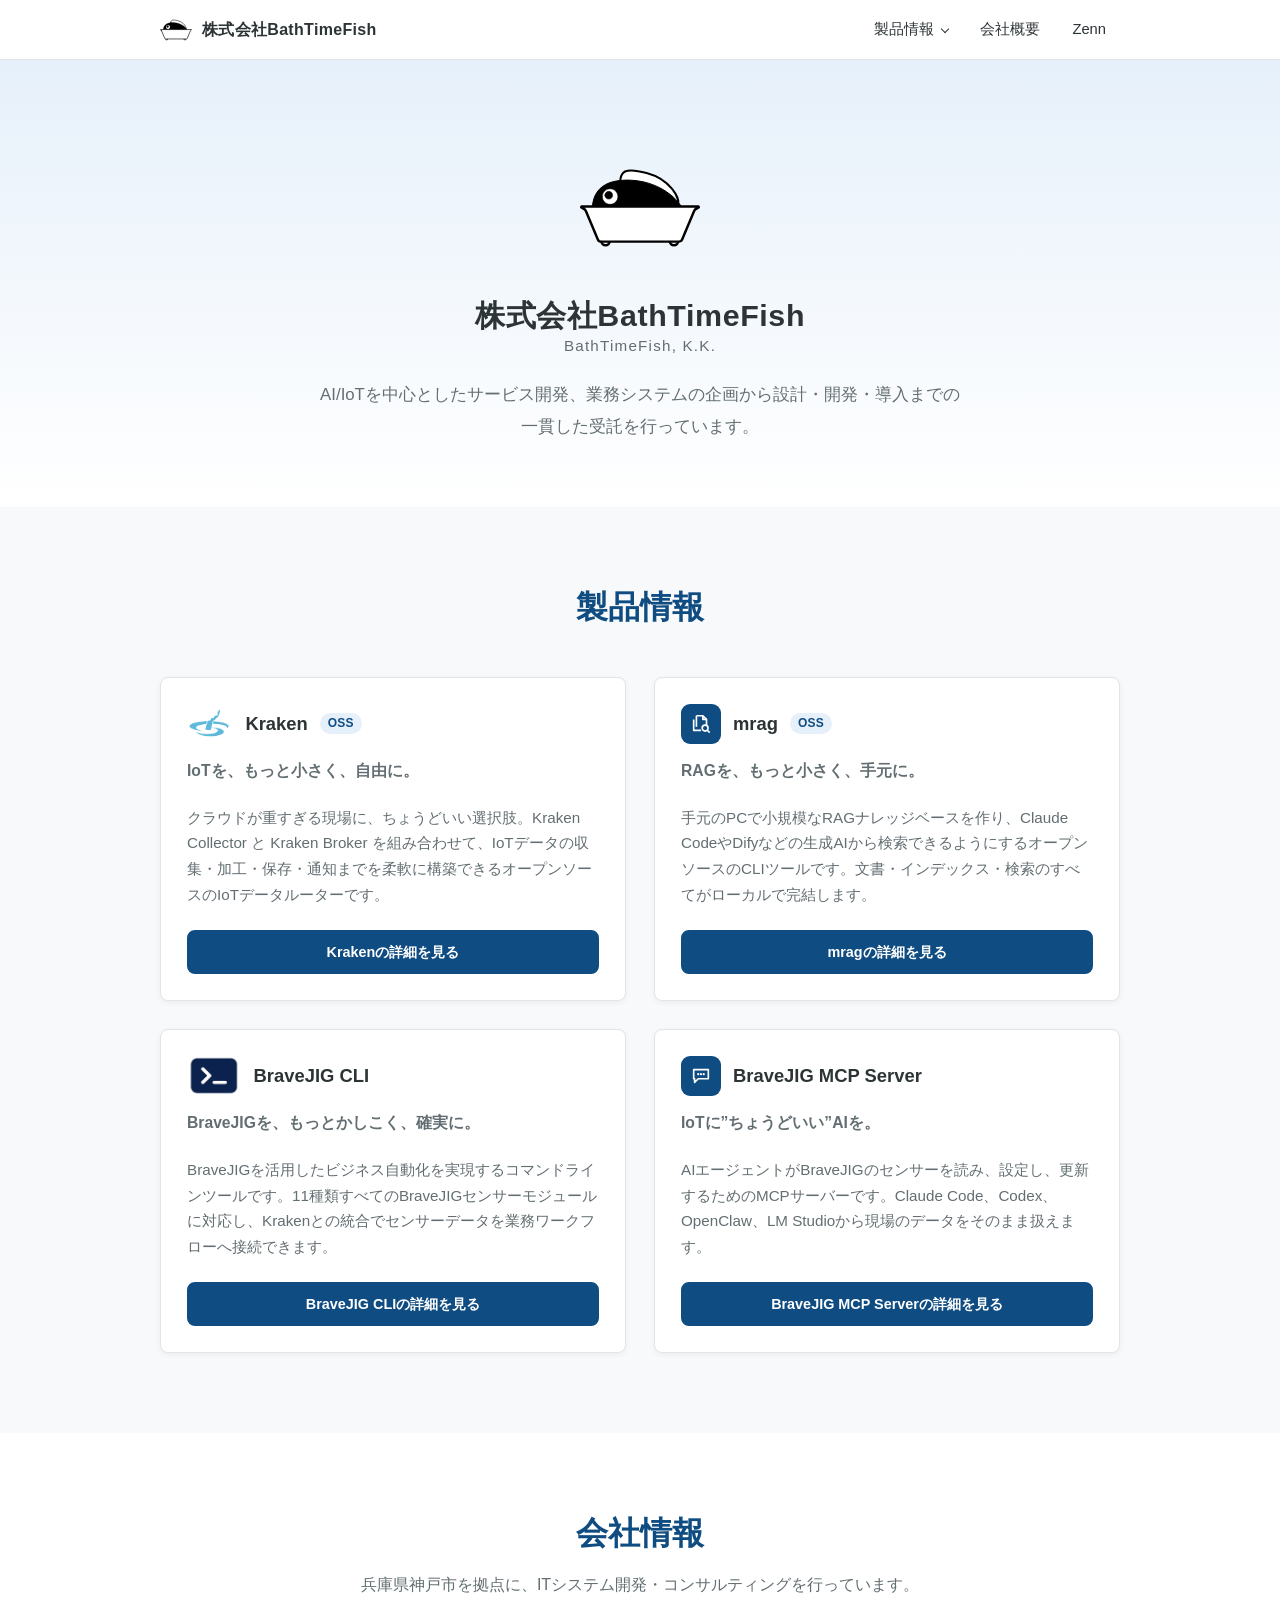
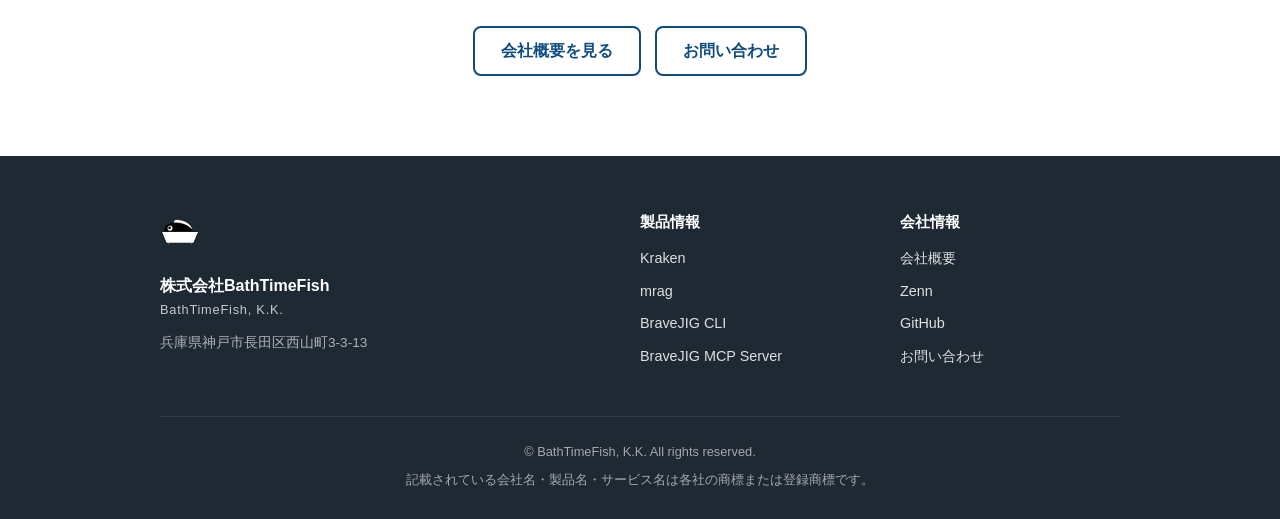
<file: index.html>
<!DOCTYPE html>
<html lang="ja">
<head>
<meta charset="UTF-8">
<meta name="viewport" content="width=device-width, initial-scale=1.0">
<title>株式会社BathTimeFish</title>
<meta name="description" content="株式会社BathTimeFish（BathTimeFish, K.K.）— AI/IoTを中心としたサービス開発、業務システムの企画から設計・開発・導入までの一貫した受託を行っています。OSS IoTデータルーター「Kraken」、OSS ローカルRAG構築ツール「mrag」、BraveJIG CLI / BraveJIG MCP Server を提供しています。">
<link rel="canonical" href="https://www.bathtimefish.com/">
<link rel="icon" type="image/svg+xml" href="/bathtimefish.svg">
<link rel="alternate icon" type="image/png" href="/bathtimefish.png">
<link rel="stylesheet" href="/css/site.css">
</head>
<body>

<header class="site-header">
  <div class="container site-header-inner">
    <a class="site-brand" href="/">
      <img src="/bathtimefish.svg" alt="" width="32" height="32">
      <span class="site-brand-name">株式会社BathTimeFish</span>
    </a>
    <button class="nav-toggle" type="button" aria-controls="site-nav" aria-expanded="false" aria-label="メニュー">
      <span></span><span></span><span></span>
    </button>
    <nav class="site-nav" id="site-nav" aria-label="サイトナビゲーション">
      <ul class="site-nav-list">
        <li>
          <details class="nav-dropdown">
            <summary>製品情報</summary>
            <ul class="nav-dropdown-menu">
              <li><a href="/kraken/">Kraken<small>OSS IoTデータルーター</small></a></li>
              <li><a href="/mrag/">mrag<small>OSS ローカルRAG構築ツール</small></a></li>
              <li><a href="/bjigcli/">BraveJIG CLI<small>BraveJIG向けCLIツール</small></a></li>
              <li><a href="/bjigmcp/">BraveJIG MCP Server<small>AIエージェント向けMCPサーバー</small></a></li>
            </ul>
          </details>
        </li>
        <li><a href="/company.html">会社概要</a></li>
        <li><a href="https://zenn.dev/bathtimefish" target="_blank" rel="noopener">Zenn</a></li>
      </ul>
    </nav>
  </div>
</header>

<main>

  <section class="home-hero">
    <div class="container">
      <img src="/bathtimefish.svg" alt="BathTimeFish">
      <h1>株式会社BathTimeFish<span class="home-name-en">BathTimeFish, K.K.</span></h1>
      <p class="home-lead">AI/IoTを中心としたサービス開発、業務システムの企画から設計・開発・導入までの一貫した受託を行っています。</p>
    </div>
  </section>

  <section class="section section-alt" id="products">
    <div class="container">
      <div class="section-header">
        <h2 class="section-title">製品情報</h2>
      </div>
      <div class="grid-2 product-grid">
        <article class="card card-hover product-card">
          <div class="product-card-head">
            <img src="/kraken/assets/kraken-logo-300.png" alt="">
            <h3>Kraken</h3>
            <span class="badge badge-soft">OSS</span>
          </div>
          <p class="product-card-tagline">IoTを、もっと小さく、自由に。</p>
          <p class="product-card-text">クラウドが重すぎる現場に、ちょうどいい選択肢。Kraken Collector と Kraken Broker を組み合わせて、IoTデータの収集・加工・保存・通知までを柔軟に構築できるオープンソースのIoTデータルーターです。</p>
          <a class="btn btn-primary" href="/kraken/">Krakenの詳細を見る</a>
        </article>
        <article class="card card-hover product-card">
          <div class="product-card-head">
            <span class="product-card-icon" aria-hidden="true"><svg viewBox="0 0 24 24"><path d="M7 3h7l4 4v6"/><path d="M14 3v4h4"/><path d="M7 3v12"/><path d="M4 7v12h8"/><path d="M19.7 16.5a3.2 3.2 0 1 1-6.4 0 3.2 3.2 0 0 1 6.4 0z"/><path d="M19 19l2.5 2.5"/></svg></span>
            <h3>mrag</h3>
            <span class="badge badge-soft">OSS</span>
          </div>
          <p class="product-card-tagline">RAGを、もっと小さく、手元に。</p>
          <p class="product-card-text">手元のPCで小規模なRAGナレッジベースを作り、Claude CodeやDifyなどの生成AIから検索できるようにするオープンソースのCLIツールです。文書・インデックス・検索のすべてがローカルで完結します。</p>
          <a class="btn btn-primary" href="/mrag/">mragの詳細を見る</a>
        </article>
        <article class="card card-hover product-card">
          <div class="product-card-head">
            <img src="/bjigcli/assets/bjigcli-logo.png" alt="">
            <h3>BraveJIG CLI</h3>
          </div>
          <p class="product-card-tagline">BraveJIGを、もっとかしこく、確実に。</p>
          <p class="product-card-text">BraveJIGを活用したビジネス自動化を実現するコマンドラインツールです。11種類すべてのBraveJIGセンサーモジュールに対応し、Krakenとの統合でセンサーデータを業務ワークフローへ接続できます。</p>
          <a class="btn btn-primary" href="/bjigcli/">BraveJIG CLIの詳細を見る</a>
        </article>
        <article class="card card-hover product-card">
          <div class="product-card-head">
            <span class="product-card-icon" aria-hidden="true"><svg viewBox="0 0 24 24"><path d="M4 5h16v10H9l-4 4v-4H4z"/><circle cx="9" cy="10" r="1.2"/><circle cx="12" cy="10" r="1.2"/><circle cx="15" cy="10" r="1.2"/></svg></span>
            <h3>BraveJIG MCP Server</h3>
          </div>
          <p class="product-card-tagline">IoTに”ちょうどいい”AIを。</p>
          <p class="product-card-text">AIエージェントがBraveJIGのセンサーを読み、設定し、更新するためのMCPサーバーです。Claude Code、Codex、OpenClaw、LM Studioから現場のデータをそのまま扱えます。</p>
          <a class="btn btn-primary" href="/bjigmcp/">BraveJIG MCP Serverの詳細を見る</a>
        </article>
      </div>
    </div>
  </section>

  <section class="section home-company" id="company">
    <div class="container">
      <h2 class="section-title">会社情報</h2>
      <p>兵庫県神戸市を拠点に、ITシステム開発・コンサルティングを行っています。</p>
      <div class="btn-group is-center">
        <a class="btn btn-secondary" href="/company.html">会社概要を見る</a>
        <a class="btn btn-secondary" href="https://forms.gle/X2RKJqLNiJXBfnKW8" target="_blank" rel="noopener">お問い合わせ</a>
      </div>
    </div>
  </section>

</main>

<footer class="site-footer">
  <div class="container">
    <div class="site-footer-grid">
      <div class="site-footer-brand">
        <img src="/bathtimefish.svg" alt="" width="40" height="40">
        <p class="site-footer-name">株式会社BathTimeFish<span>BathTimeFish, K.K.</span></p>
        <p class="site-footer-address">兵庫県神戸市長田区西山町3-3-13</p>
      </div>
      <div>
        <h4>製品情報</h4>
        <ul>
          <li><a href="/kraken/">Kraken</a></li>
          <li><a href="/mrag/">mrag</a></li>
          <li><a href="/bjigcli/">BraveJIG CLI</a></li>
          <li><a href="/bjigmcp/">BraveJIG MCP Server</a></li>
        </ul>
      </div>
      <div>
        <h4>会社情報</h4>
        <ul>
          <li><a href="/company.html">会社概要</a></li>
          <li><a href="https://zenn.dev/bathtimefish" target="_blank" rel="noopener">Zenn</a></li>
          <li><a href="https://github.com/bathtimefish" target="_blank" rel="noopener">GitHub</a></li>
          <li><a href="https://forms.gle/X2RKJqLNiJXBfnKW8" target="_blank" rel="noopener">お問い合わせ</a></li>
        </ul>
      </div>
    </div>
    <div class="site-footer-bottom">
      <p>&copy; BathTimeFish, K.K. All rights reserved.</p>
      <p>記載されている会社名・製品名・サービス名は各社の商標または登録商標です。</p>
    </div>
  </div>
</footer>

<script src="/js/site.js"></script>
</body>
</html>
</file>
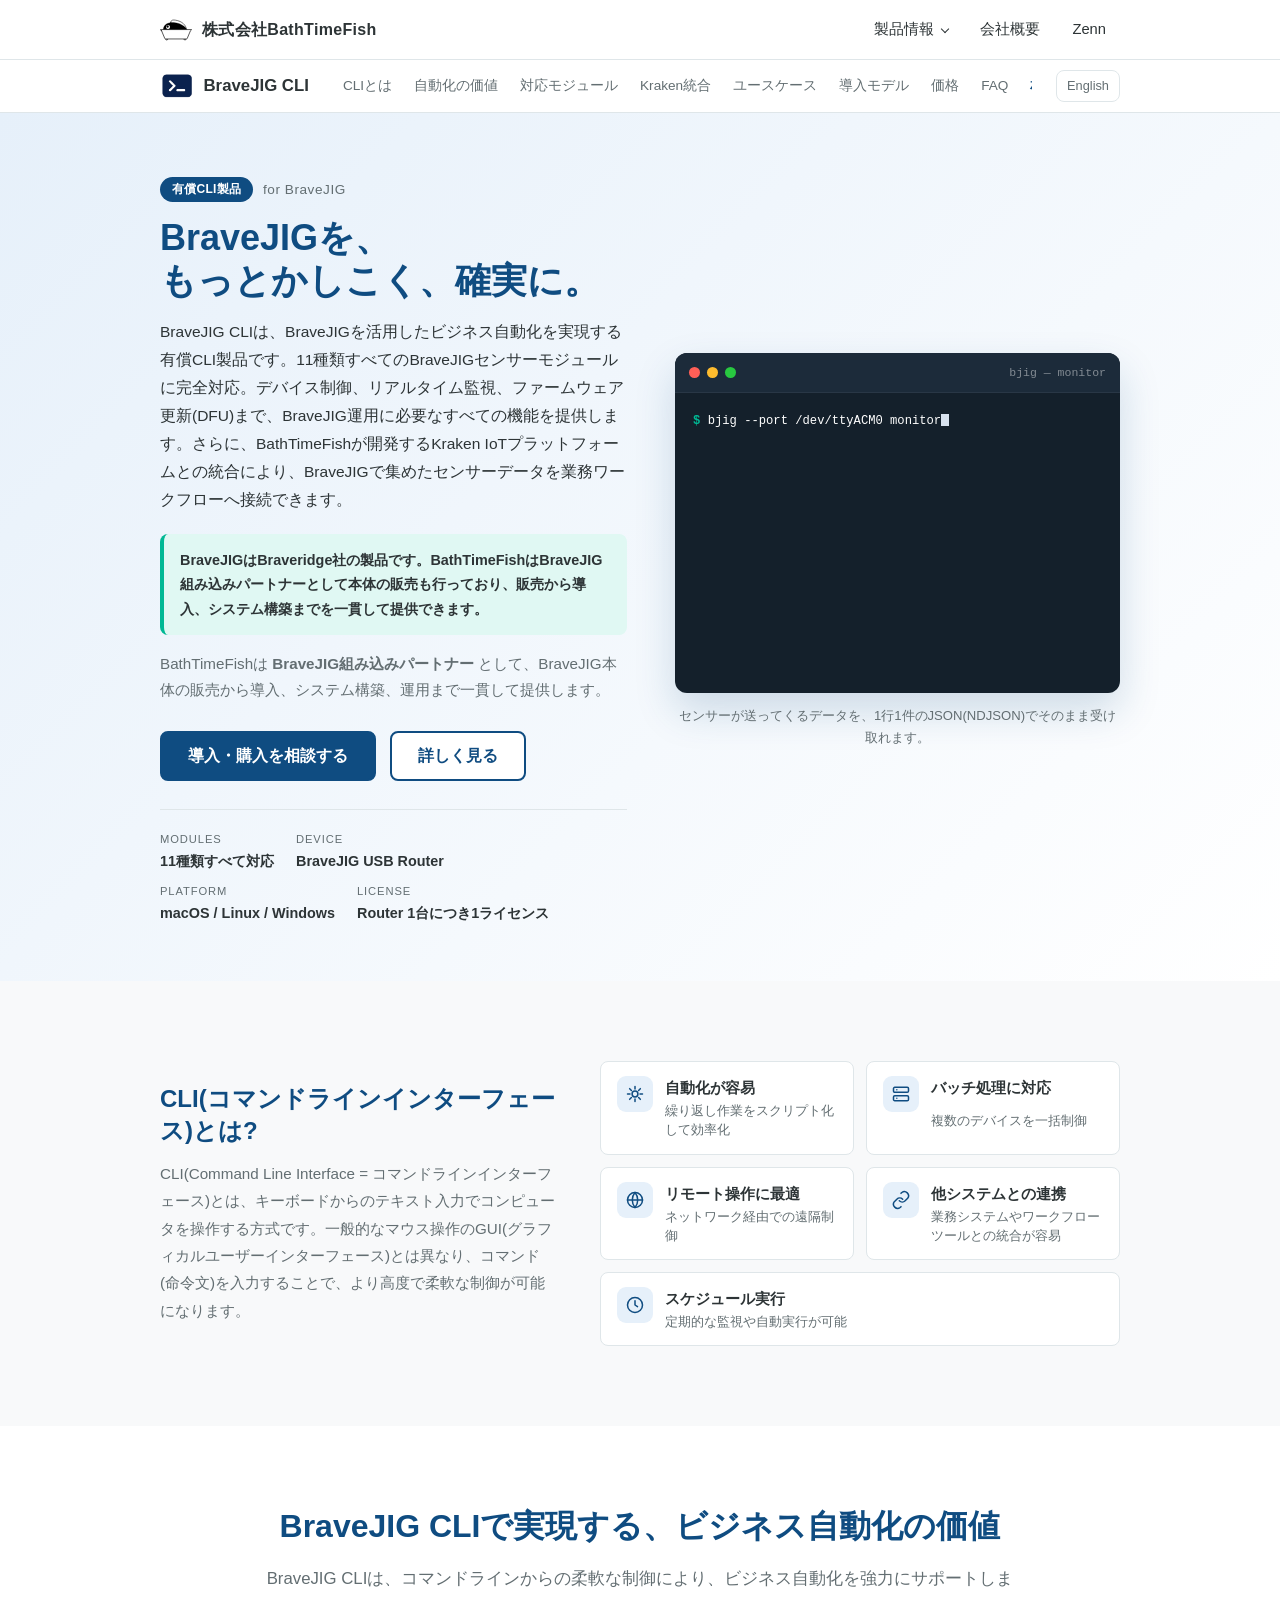
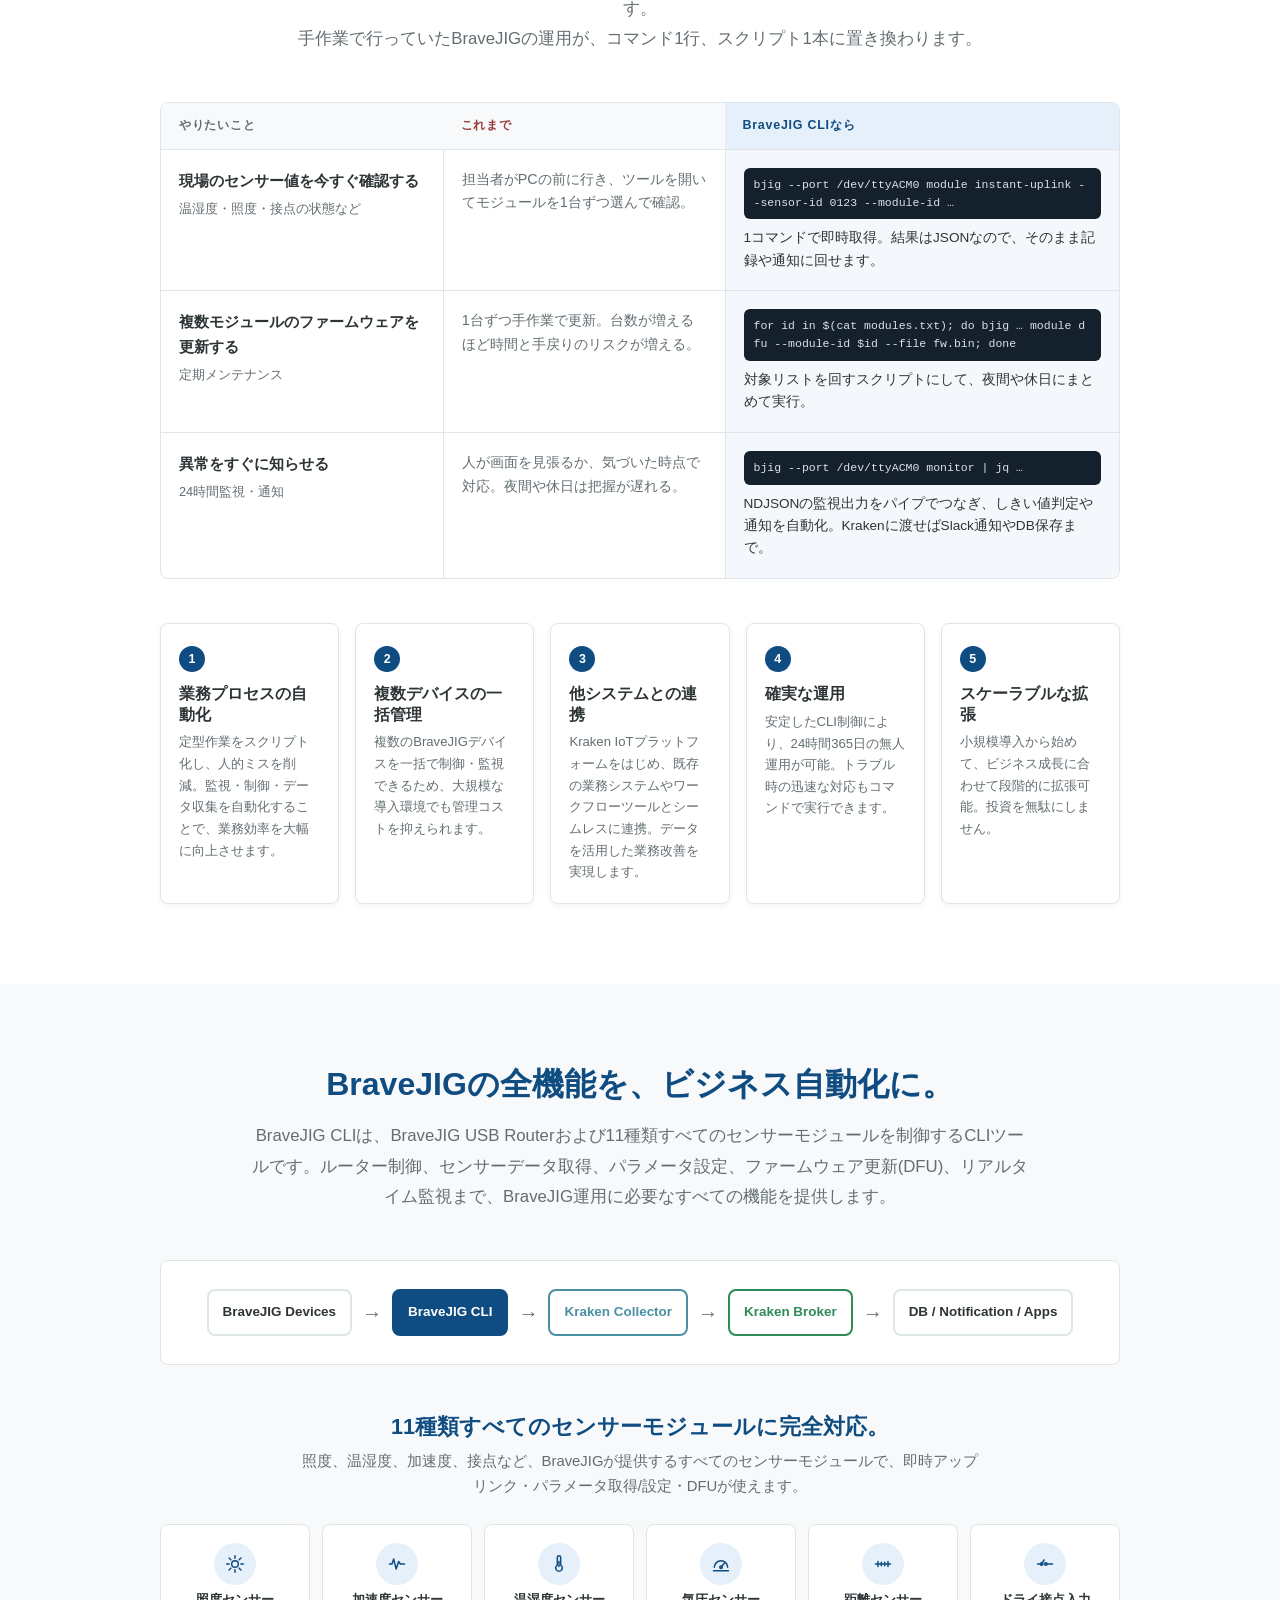
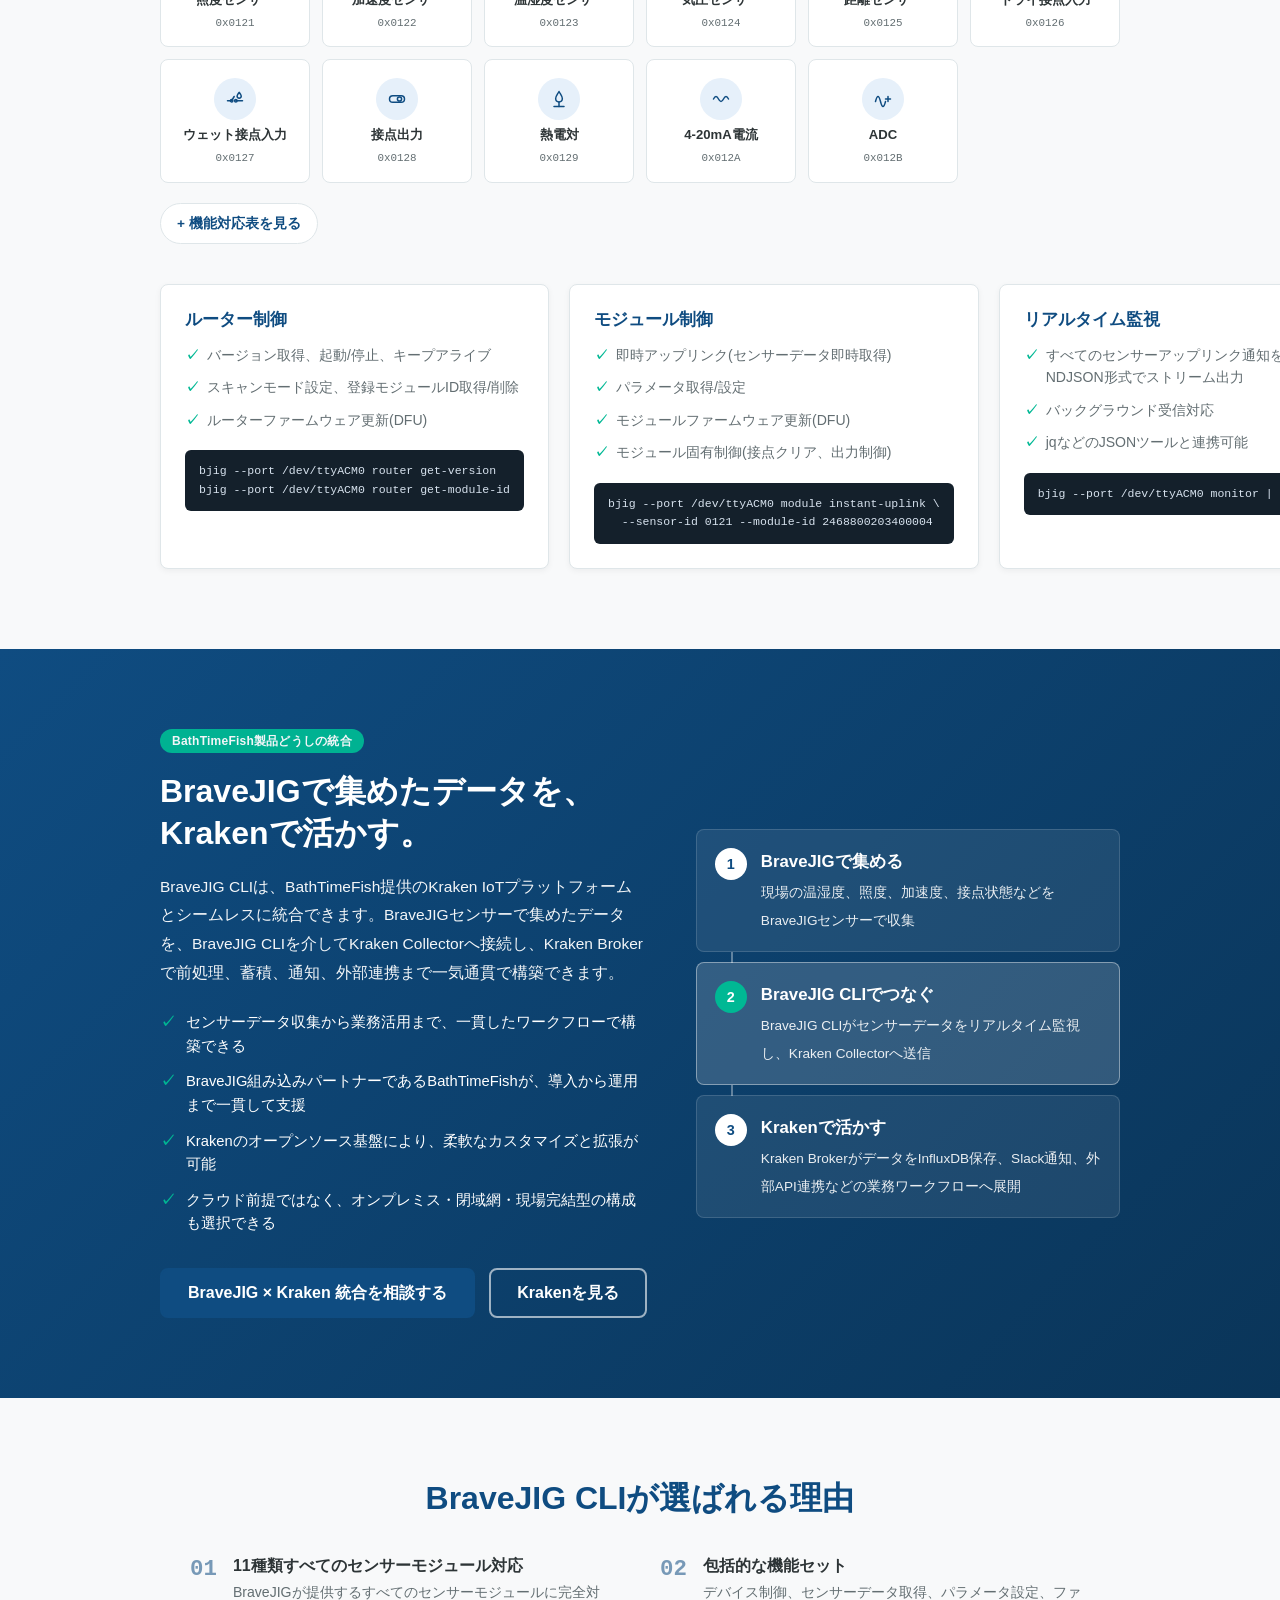
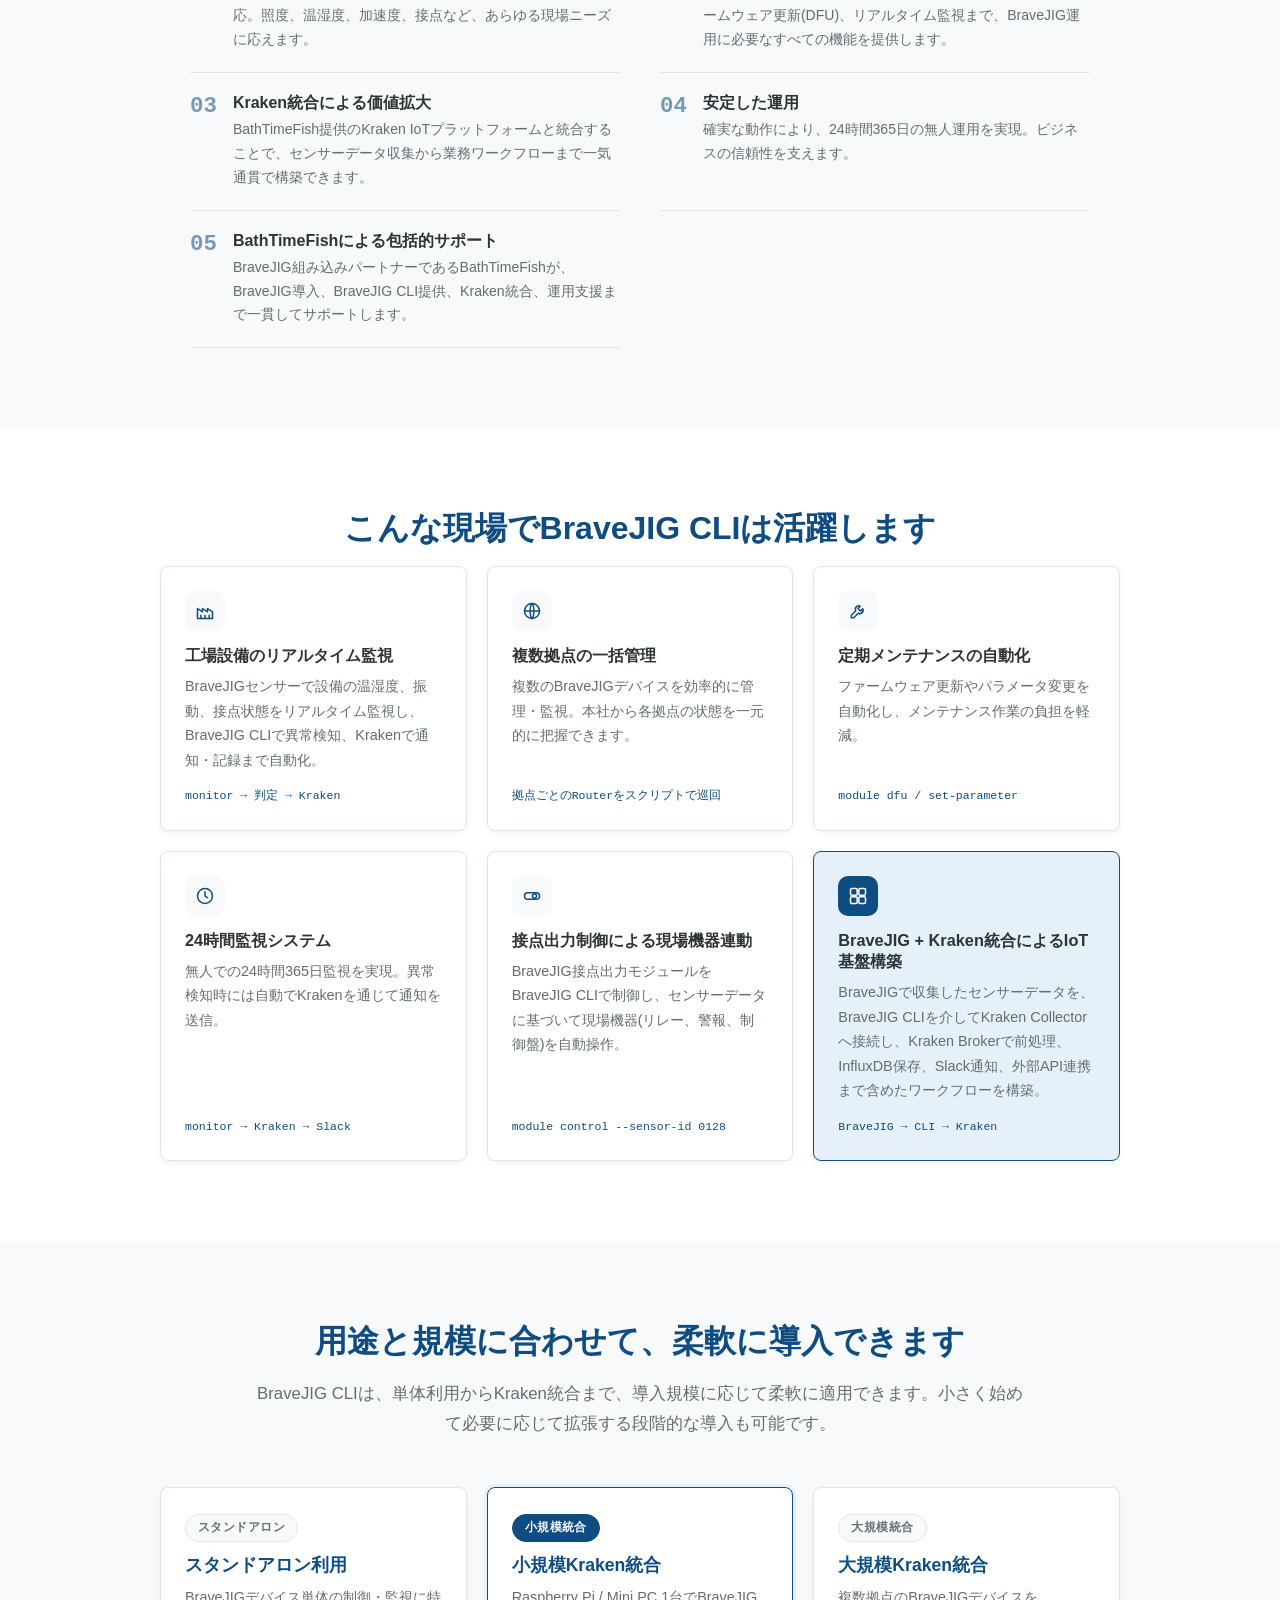
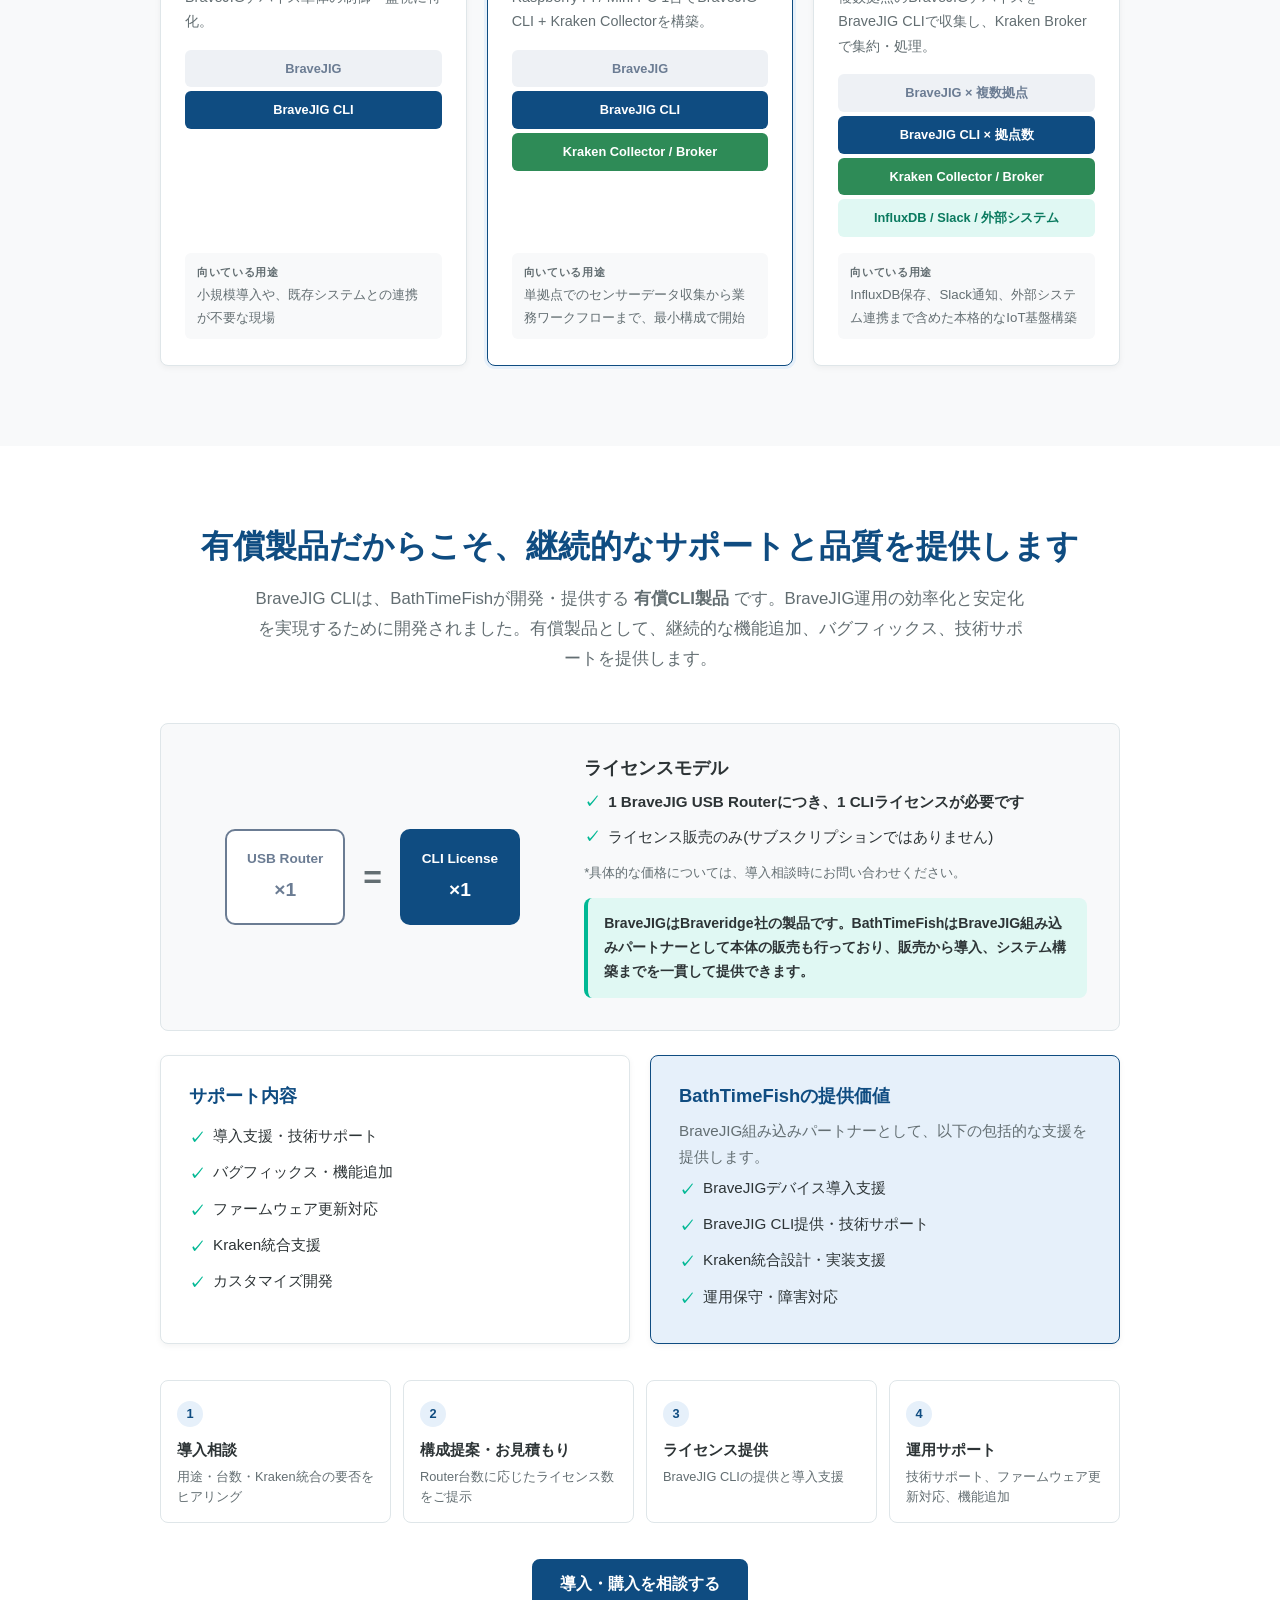
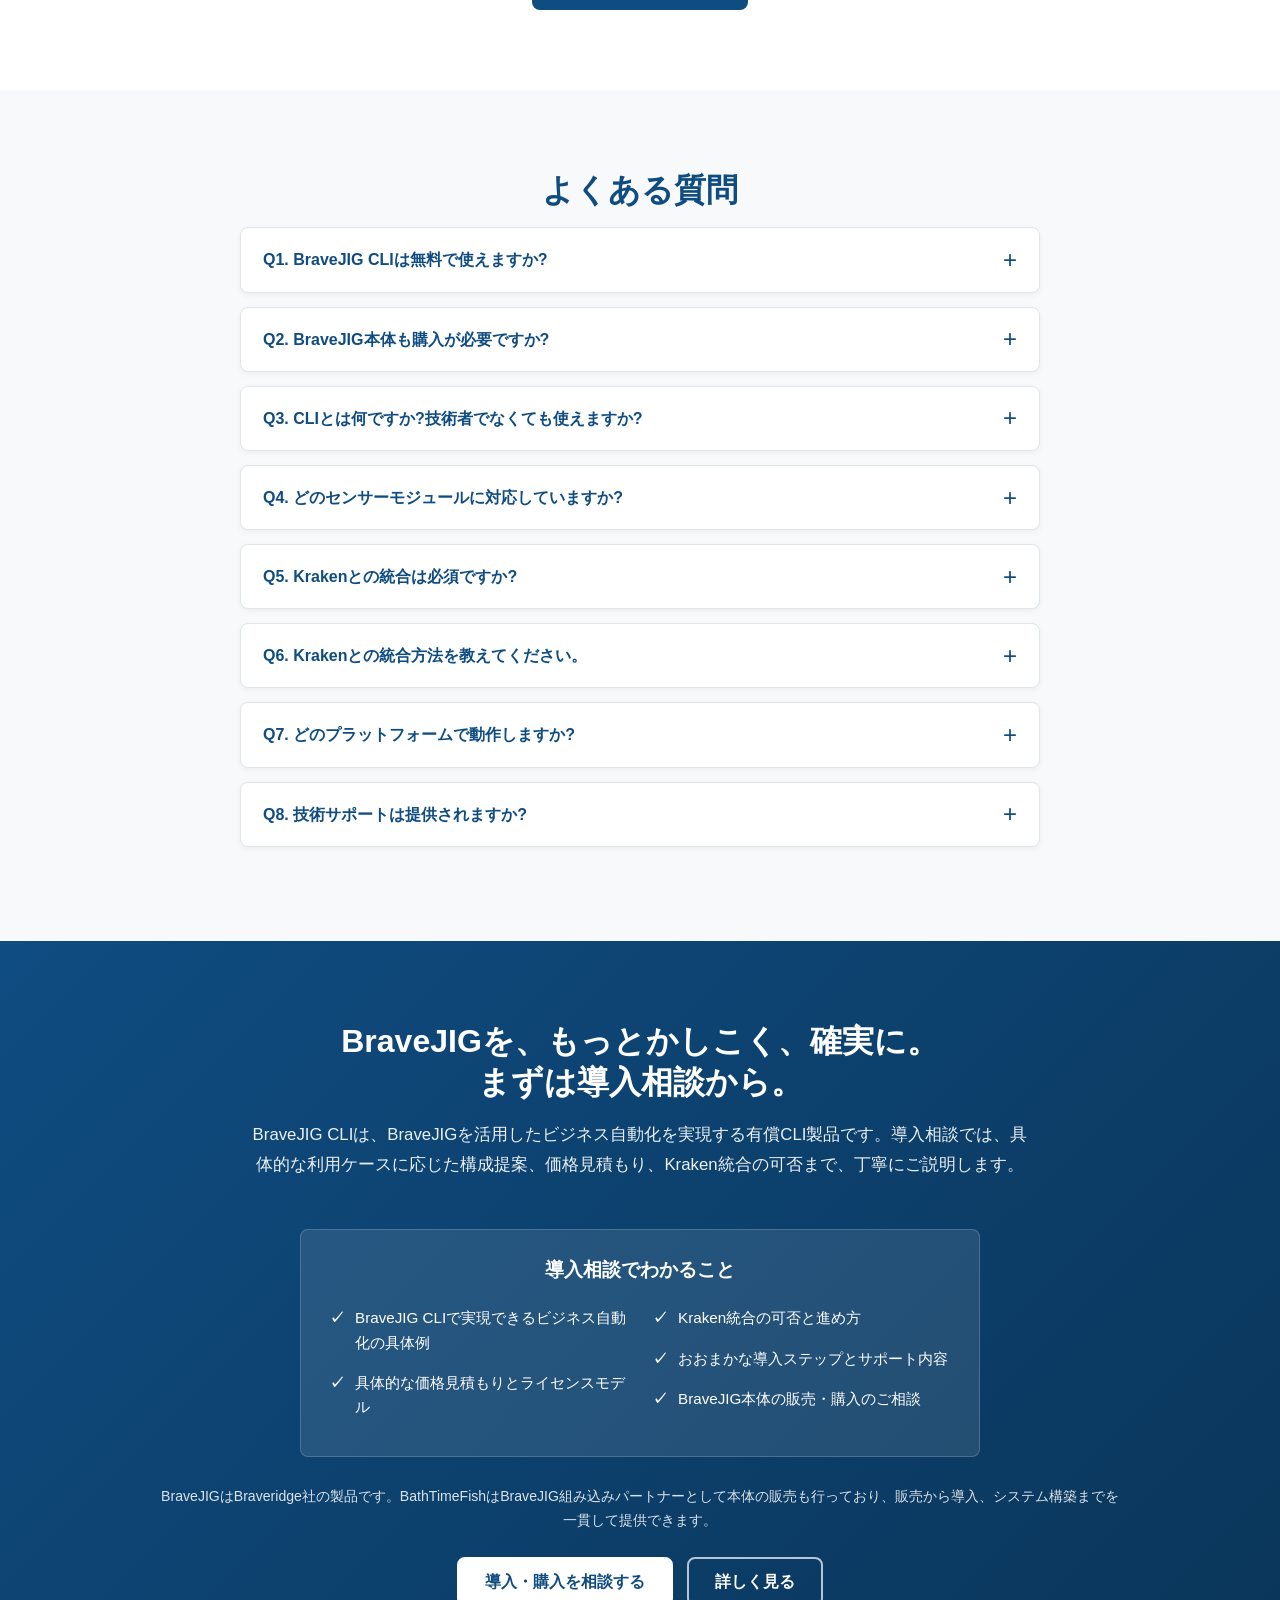
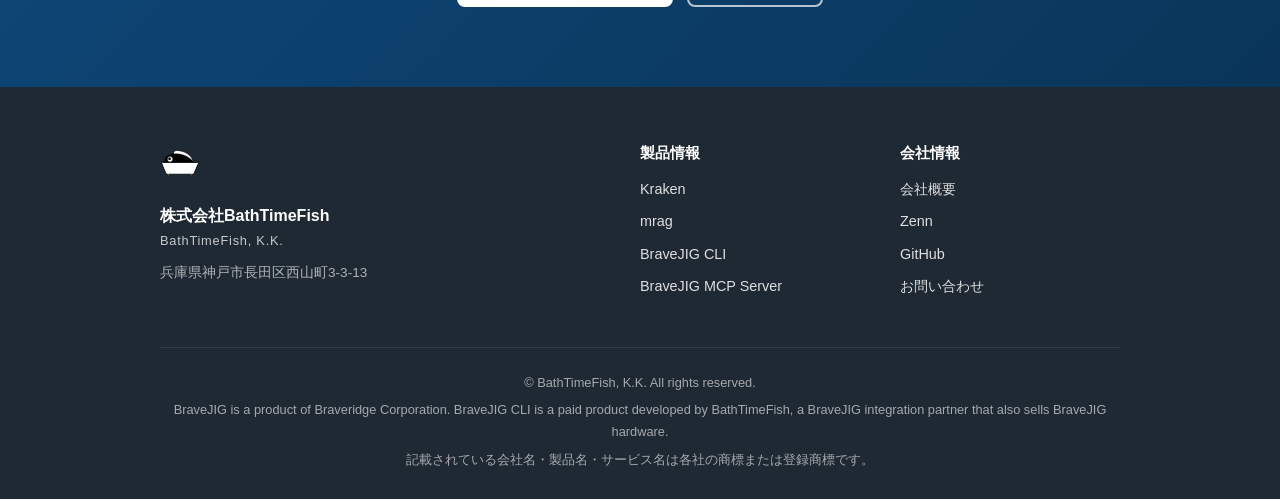
<file: bjigcli/index.html>
<!DOCTYPE html>
<html lang="ja">
<head>
    <meta charset="UTF-8">
    <meta name="viewport" content="width=device-width, initial-scale=1.0">
    <title>BraveJIG CLI - BraveJIGを、もっとかしこく、確実に。</title>
    <meta name="description" content="BraveJIG CLIは、BraveJIGを活用したビジネス自動化を実現する有償CLI製品。11種類すべてのセンサーモジュールに対応し、Krakenとの統合でセンサーデータを業務ワークフローへ接続します。">
    <link rel="canonical" href="https://www.bathtimefish.com/bjigcli/">
    <link rel="alternate" hreflang="ja" href="https://www.bathtimefish.com/bjigcli/">
    <link rel="alternate" hreflang="en" href="https://www.bathtimefish.com/bjigcli/en.html">
    <link rel="alternate" hreflang="x-default" href="https://www.bathtimefish.com/bjigcli/">
    <link rel="icon" type="image/svg+xml" href="/bathtimefish.svg">
    <link rel="alternate icon" type="image/png" href="/bathtimefish.png">
    <link rel="stylesheet" href="/css/site.css">
    <link rel="stylesheet" href="bjigcli.css">
</head>
<body>
    <header class="site-header">
  <div class="container site-header-inner">
    <a class="site-brand" href="/">
      <img src="/bathtimefish.svg" alt="" width="32" height="32">
      <span class="site-brand-name">株式会社BathTimeFish</span>
    </a>
    <button class="nav-toggle" type="button" aria-controls="site-nav" aria-expanded="false" aria-label="メニュー">
      <span></span><span></span><span></span>
    </button>
    <nav class="site-nav" id="site-nav" aria-label="サイトナビゲーション">
      <ul class="site-nav-list">
        <li>
          <details class="nav-dropdown">
            <summary>製品情報</summary>
            <ul class="nav-dropdown-menu">
              <li><a href="/kraken/">Kraken<small>OSS IoTデータルーター</small></a></li>
              <li><a href="/mrag/">mrag<small>OSS ローカルRAG構築ツール</small></a></li>
              <li><a href="/bjigcli/">BraveJIG CLI<small>BraveJIG向けCLIツール</small></a></li>
              <li><a href="/bjigmcp/">BraveJIG MCP Server<small>AIエージェント向けMCPサーバー</small></a></li>
            </ul>
          </details>
        </li>
        <li><a href="/company.html">会社概要</a></li>
        <li><a href="https://zenn.dev/bathtimefish" target="_blank" rel="noopener">Zenn</a></li>
      </ul>
    </nav>
  </div>
</header>

<div class="page-nav">
  <div class="container page-nav-inner">
    <a class="page-nav-brand" href="./"><img src="assets/bjigcli-logo.png" alt=""><span>BraveJIG CLI</span></a>
    <nav class="page-nav-links" aria-label="BraveJIG CLI">
      <a href="#cli-intro">CLIとは</a>
      <a href="#value">自動化の価値</a>
      <a href="#modules">対応モジュール</a>
      <a href="#kraken">Kraken統合</a>
      <a href="#use-cases">ユースケース</a>
      <a href="#deployment">導入モデル</a>
      <a href="#pricing">価格</a>
      <a href="#faq">FAQ</a>
      <a href="#contact" class="nav-cta">相談する</a>
    </nav>
    <a class="lang-switch" href="en.html" lang="en" hreflang="en">English</a>
  </div>
</div>

    <main>
        <!-- 1. Hero -->
        <section class="hero bj-hero" id="hero">
            <div class="container hero-grid bj-hero-grid">
                <div class="hero-content">
                    <p class="bj-eyebrow"><span class="badge">有償CLI製品</span><span>for BraveJIG</span></p>
                    <h1 class="hero-title">BraveJIGを、<br>もっとかしこく、確実に。</h1>
                    <p class="hero-text">BraveJIG CLIは、BraveJIGを活用したビジネス自動化を実現する有償CLI製品です。11種類すべてのBraveJIGセンサーモジュールに完全対応。デバイス制御、リアルタイム監視、ファームウェア更新(DFU)まで、BraveJIG運用に必要なすべての機能を提供します。さらに、BathTimeFishが開発するKraken IoTプラットフォームとの統合により、BraveJIGで集めたセンサーデータを業務ワークフローへ接続できます。</p>
                    <p class="notice"><strong>BraveJIGはBraveridge社の製品です。BathTimeFishはBraveJIG組み込みパートナーとして本体の販売も行っており、販売から導入、システム構築までを一貫して提供できます。</strong></p>
                    <p class="hero-note">BathTimeFishは <strong>BraveJIG組み込みパートナー</strong> として、BraveJIG本体の販売から導入、システム構築、運用まで一貫して提供します。</p>
                    <div class="btn-group">
                        <a href="https://forms.gle/X2RKJqLNiJXBfnKW8" class="btn btn-primary" target="_blank" rel="noopener">導入・購入を相談する</a>
                        <a href="#cli-intro" class="btn btn-secondary">詳しく見る</a>
                    </div>
                    <ul class="bj-trust" aria-label="BraveJIG CLIの基本情報">
                        <li><span class="bj-trust-k">Modules</span><span class="bj-trust-v">11種類すべて対応</span></li>
                        <li><span class="bj-trust-k">Device</span><span class="bj-trust-v">BraveJIG USB Router</span></li>
                        <li><span class="bj-trust-k">Platform</span><span class="bj-trust-v">macOS / Linux / Windows</span></li>
                        <li><span class="bj-trust-k">License</span><span class="bj-trust-v">Router 1台につき1ライセンス</span></li>
                    </ul>
                </div>
                <div class="hero-visual bj-hero-visual">
                    <div class="bj-term" aria-label="BraveJIG CLI のリアルタイム監視のデモ">
                        <div class="bj-term-bar"><span></span><span></span><span></span><em>bjig — monitor</em></div>
                        <pre class="bj-term-body" id="term"><span class="bj-term-prompt">$ </span><span class="bj-term-cmd" id="term-cmd"></span><span class="bj-term-cursor" id="term-cursor"></span>
<span id="term-out"></span></pre>
                    </div>
                    <p class="bj-term-caption">センサーが送ってくるデータを、1行1件のJSON(NDJSON)でそのまま受け取れます。</p>
                </div>
            </div>
        </section>

        <!-- 2. CLIとは -->
        <section class="section section-alt bj-cli-intro" id="cli-intro">
            <div class="container">
                <div class="bj-intro-grid">
                    <div class="bj-intro-text">
                        <h2 class="section-title">CLI(コマンドラインインターフェース)とは?</h2>
                        <p>CLI(Command Line Interface = コマンドラインインターフェース)とは、キーボードからのテキスト入力でコンピュータを操作する方式です。一般的なマウス操作のGUI(グラフィカルユーザーインターフェース)とは異なり、コマンド(命令文)を入力することで、より高度で柔軟な制御が可能になります。</p>
                    </div>
                    <ul class="bj-merits">
                        <li><span class="bj-merit-icon" aria-hidden="true"><svg viewBox="0 0 24 24"><path d="M12 3v3M12 18v3M3 12h3M18 12h3M5.6 5.6l2.1 2.1M16.3 16.3l2.1 2.1M5.6 18.4l2.1-2.1M16.3 7.7l2.1-2.1"/><circle cx="12" cy="12" r="3.5"/></svg></span><strong>自動化が容易</strong><span>繰り返し作業をスクリプト化して効率化</span></li>
                        <li><span class="bj-merit-icon" aria-hidden="true"><svg viewBox="0 0 24 24"><rect x="3" y="4" width="18" height="6" rx="1.5"/><rect x="3" y="14" width="18" height="6" rx="1.5"/><path d="M7 7h.01M7 17h.01"/></svg></span><strong>バッチ処理に対応</strong><span>複数のデバイスを一括制御</span></li>
                        <li><span class="bj-merit-icon" aria-hidden="true"><svg viewBox="0 0 24 24"><circle cx="12" cy="12" r="9"/><path d="M3 12h18M12 3a14 14 0 0 1 0 18M12 3a14 14 0 0 0 0 18"/></svg></span><strong>リモート操作に最適</strong><span>ネットワーク経由での遠隔制御</span></li>
                        <li><span class="bj-merit-icon" aria-hidden="true"><svg viewBox="0 0 24 24"><path d="M10 13a5 5 0 0 0 7 0l3-3a5 5 0 0 0-7-7l-1 1"/><path d="M14 11a5 5 0 0 0-7 0l-3 3a5 5 0 0 0 7 7l1-1"/></svg></span><strong>他システムとの連携</strong><span>業務システムやワークフローツールとの統合が容易</span></li>
                        <li><span class="bj-merit-icon" aria-hidden="true"><svg viewBox="0 0 24 24"><circle cx="12" cy="12" r="9"/><path d="M12 7v5l3 2"/></svg></span><strong>スケジュール実行</strong><span>定期的な監視や自動実行が可能</span></li>
                    </ul>
                </div>
            </div>
        </section>

        <!-- 3. ビジネス自動化の価値（Before / After） -->
        <section class="section" id="value">
            <div class="container">
                <h2 class="section-title">BraveJIG CLIで実現する、ビジネス自動化の価値</h2>
                <p class="section-lead">BraveJIG CLIは、コマンドラインからの柔軟な制御により、ビジネス自動化を強力にサポートします。<br>手作業で行っていたBraveJIGの運用が、コマンド1行、スクリプト1本に置き換わります。</p>

                <div class="bj-compare">
                    <div class="bj-compare-head">
                        <span>やりたいこと</span>
                        <span class="bj-compare-before">これまで</span>
                        <span class="bj-compare-after">BraveJIG CLIなら</span>
                    </div>
                    <div class="bj-compare-row">
                        <div class="bj-compare-task"><strong>現場のセンサー値を今すぐ確認する</strong><span>温湿度・照度・接点の状態など</span></div>
                        <div class="bj-compare-before">担当者がPCの前に行き、ツールを開いてモジュールを1台ずつ選んで確認。</div>
                        <div class="bj-compare-after"><code>bjig --port /dev/ttyACM0 module instant-uplink --sensor-id 0123 --module-id …</code><span>1コマンドで即時取得。結果はJSONなので、そのまま記録や通知に回せます。</span></div>
                    </div>
                    <div class="bj-compare-row">
                        <div class="bj-compare-task"><strong>複数モジュールのファームウェアを更新する</strong><span>定期メンテナンス</span></div>
                        <div class="bj-compare-before">1台ずつ手作業で更新。台数が増えるほど時間と手戻りのリスクが増える。</div>
                        <div class="bj-compare-after"><code>for id in $(cat modules.txt); do bjig … module dfu --module-id $id --file fw.bin; done</code><span>対象リストを回すスクリプトにして、夜間や休日にまとめて実行。</span></div>
                    </div>
                    <div class="bj-compare-row">
                        <div class="bj-compare-task"><strong>異常をすぐに知らせる</strong><span>24時間監視・通知</span></div>
                        <div class="bj-compare-before">人が画面を見張るか、気づいた時点で対応。夜間や休日は把握が遅れる。</div>
                        <div class="bj-compare-after"><code>bjig --port /dev/ttyACM0 monitor | jq …</code><span>NDJSONの監視出力をパイプでつなぎ、しきい値判定や通知を自動化。Krakenに渡せばSlack通知やDB保存まで。</span></div>
                    </div>
                </div>

                <div class="bj-benefits">
                    <div class="bj-benefit"><span class="bj-benefit-num">1</span><h3>業務プロセスの自動化</h3><p>定型作業をスクリプト化し、人的ミスを削減。監視・制御・データ収集を自動化することで、業務効率を大幅に向上させます。</p></div>
                    <div class="bj-benefit"><span class="bj-benefit-num">2</span><h3>複数デバイスの一括管理</h3><p>複数のBraveJIGデバイスを一括で制御・監視できるため、大規模な導入環境でも管理コストを抑えられます。</p></div>
                    <div class="bj-benefit"><span class="bj-benefit-num">3</span><h3>他システムとの連携</h3><p>Kraken IoTプラットフォームをはじめ、既存の業務システムやワークフローツールとシームレスに連携。データを活用した業務改善を実現します。</p></div>
                    <div class="bj-benefit"><span class="bj-benefit-num">4</span><h3>確実な運用</h3><p>安定したCLI制御により、24時間365日の無人運用が可能。トラブル時の迅速な対応もコマンドで実行できます。</p></div>
                    <div class="bj-benefit"><span class="bj-benefit-num">5</span><h3>スケーラブルな拡張</h3><p>小規模導入から始めて、ビジネス成長に合わせて段階的に拡張可能。投資を無駄にしません。</p></div>
                </div>
            </div>
        </section>

        <!-- 4. BraveJIG CLIとは + 対応モジュール -->
        <section class="section section-alt" id="modules">
            <div class="container">
                <h2 class="section-title">BraveJIGの全機能を、ビジネス自動化に。</h2>
                <p class="section-lead">BraveJIG CLIは、BraveJIG USB Routerおよび11種類すべてのセンサーモジュールを制御するCLIツールです。ルーター制御、センサーデータ取得、パラメータ設定、ファームウェア更新(DFU)、リアルタイム監視まで、BraveJIG運用に必要なすべての機能を提供します。</p>

                <div class="flow flow-on-light bj-flow">
                    <div class="flow-step">BraveJIG Devices</div>
                    <div class="flow-arrow">→</div>
                    <div class="flow-step flow-step-highlight">BraveJIG CLI</div>
                    <div class="flow-arrow">→</div>
                    <div class="flow-step bj-flow-collector">Kraken Collector</div>
                    <div class="flow-arrow">→</div>
                    <div class="flow-step bj-flow-broker">Kraken Broker</div>
                    <div class="flow-arrow">→</div>
                    <div class="flow-step">DB / Notification / Apps</div>
                </div>

                <div class="bj-modules-head">
                    <h3>11種類すべてのセンサーモジュールに完全対応。</h3>
                    <p>照度、温湿度、加速度、接点など、BraveJIGが提供するすべてのセンサーモジュールで、即時アップリンク・パラメータ取得/設定・DFUが使えます。</p>
                </div>
                <ul class="bj-modules">
                    <li><span class="bj-mod-icon" aria-hidden="true"><svg viewBox="0 0 24 24"><circle cx="12" cy="12" r="4"/><path d="M12 2v3M12 19v3M2 12h3M19 12h3M4.9 4.9l2.1 2.1M17 17l2.1 2.1M4.9 19.1 7 17M17 7l2.1-2.1"/></svg></span><strong>照度センサー</strong><code>0x0121</code></li>
                    <li><span class="bj-mod-icon" aria-hidden="true"><svg viewBox="0 0 24 24"><path d="M3 12h3l2-6 3 12 3-9 2 3h5"/></svg></span><strong>加速度センサー</strong><code>0x0122</code></li>
                    <li><span class="bj-mod-icon" aria-hidden="true"><svg viewBox="0 0 24 24"><path d="M10 4a2 2 0 0 1 4 0v9.3a4 4 0 1 1-4 0z"/><path d="M12 9v6"/></svg></span><strong>温湿度センサー</strong><code>0x0123</code></li>
                    <li><span class="bj-mod-icon" aria-hidden="true"><svg viewBox="0 0 24 24"><path d="M4 16a8 8 0 0 1 16 0"/><path d="M12 16l4-5"/><circle cx="12" cy="16" r="1.5"/><path d="M3 20h18"/></svg></span><strong>気圧センサー</strong><code>0x0124</code></li>
                    <li><span class="bj-mod-icon" aria-hidden="true"><svg viewBox="0 0 24 24"><path d="M3 12h18M6 9v6M10 10v4M14 10v4M18 9v6"/></svg></span><strong>距離センサー</strong><code>0x0125</code></li>
                    <li><span class="bj-mod-icon" aria-hidden="true"><svg viewBox="0 0 24 24"><path d="M3 12h5l3-5M13 12h8"/><circle cx="8" cy="12" r="1.5"/><circle cx="13" cy="12" r="1.5"/></svg></span><strong>ドライ接点入力</strong><code>0x0126</code></li>
                    <li><span class="bj-mod-icon" aria-hidden="true"><svg viewBox="0 0 24 24"><path d="M3 14h5l3-5M13 14h8"/><circle cx="8" cy="14" r="1.5"/><circle cx="13" cy="14" r="1.5"/><path d="M17 4c1.5 2 2.5 3.2 2.5 4.5a2.5 2.5 0 0 1-5 0C14.5 7.2 15.5 6 17 4z"/></svg></span><strong>ウェット接点入力</strong><code>0x0127</code></li>
                    <li><span class="bj-mod-icon" aria-hidden="true"><svg viewBox="0 0 24 24"><rect x="3" y="8" width="18" height="8" rx="4"/><circle cx="15" cy="12" r="2.5"/></svg></span><strong>接点出力</strong><code>0x0128</code></li>
                    <li><span class="bj-mod-icon" aria-hidden="true"><svg viewBox="0 0 24 24"><path d="M12 3c2 3.5 4 5.5 4 8.5a4 4 0 0 1-8 0C8 8.5 10 6.5 12 3z"/><path d="M6 21h12"/><path d="M12 15.5v5.5"/></svg></span><strong>熱電対</strong><code>0x0129</code></li>
                    <li><span class="bj-mod-icon" aria-hidden="true"><svg viewBox="0 0 24 24"><path d="M3 12c2-4 4-4 6 0s4 4 6 0 4-4 6 0"/></svg></span><strong>4-20mA電流</strong><code>0x012A</code></li>
                    <li><span class="bj-mod-icon" aria-hidden="true"><svg viewBox="0 0 24 24"><path d="M3 15c2-8 4-8 6 0s4 8 6 0M15 12h6M18 9v6"/></svg></span><strong>ADC</strong><code>0x012B</code></li>
                </ul>

                <details class="bj-table-details">
                    <summary>機能対応表を見る</summary>
                    <div class="table-wrap">
                        <table class="data-table">
                            <thead><tr><th>センサーID</th><th>モジュール名</th><th>即時アップリンク</th><th>パラメータ取得/設定</th><th>DFU</th><th>制御コマンド</th></tr></thead>
                            <tbody>
                                <tr><td>0x0121</td><td>照度センサー</td><td>✅</td><td>✅</td><td>✅</td><td>-</td></tr>
                                <tr><td>0x0122</td><td>加速度センサー</td><td>✅</td><td>✅</td><td>✅</td><td>-</td></tr>
                                <tr><td>0x0123</td><td>温湿度センサー</td><td>✅</td><td>✅</td><td>✅</td><td>-</td></tr>
                                <tr><td>0x0124</td><td>気圧センサー</td><td>✅</td><td>✅</td><td>✅</td><td>-</td></tr>
                                <tr><td>0x0125</td><td>距離センサー</td><td>✅</td><td>✅</td><td>✅</td><td>-</td></tr>
                                <tr><td>0x0126</td><td>ドライ接点入力</td><td>✅</td><td>✅</td><td>✅</td><td>✅ カウントクリア</td></tr>
                                <tr><td>0x0127</td><td>ウェット接点入力</td><td>✅</td><td>✅</td><td>✅</td><td>✅ カウントクリア</td></tr>
                                <tr><td>0x0128</td><td>接点出力</td><td>✅</td><td>✅</td><td>✅</td><td>✅ 出力制御</td></tr>
                                <tr><td>0x0129</td><td>熱電対</td><td>✅</td><td>✅</td><td>✅</td><td>-</td></tr>
                                <tr><td>0x012A</td><td>4-20mA電流</td><td>✅</td><td>✅</td><td>✅</td><td>-</td></tr>
                                <tr><td>0x012B</td><td>ADC</td><td>✅</td><td>✅</td><td>✅</td><td>-</td></tr>
                            </tbody>
                        </table>
                    </div>
                </details>

                <div class="bj-features">
                    <div class="bj-feature">
                        <h3>ルーター制御</h3>
                        <ul class="check-list is-muted">
                            <li>バージョン取得、起動/停止、キープアライブ</li>
                            <li>スキャンモード設定、登録モジュールID取得/削除</li>
                            <li>ルーターファームウェア更新(DFU)</li>
                        </ul>
                        <pre class="bj-snippet"><code>bjig --port /dev/ttyACM0 router get-version
bjig --port /dev/ttyACM0 router get-module-id</code></pre>
                    </div>
                    <div class="bj-feature">
                        <h3>モジュール制御</h3>
                        <ul class="check-list is-muted">
                            <li>即時アップリンク(センサーデータ即時取得)</li>
                            <li>パラメータ取得/設定</li>
                            <li>モジュールファームウェア更新(DFU)</li>
                            <li>モジュール固有制御(接点クリア、出力制御)</li>
                        </ul>
                        <pre class="bj-snippet"><code>bjig --port /dev/ttyACM0 module instant-uplink \
  --sensor-id 0121 --module-id 2468800203400004</code></pre>
                    </div>
                    <div class="bj-feature">
                        <h3>リアルタイム監視</h3>
                        <ul class="check-list is-muted">
                            <li>すべてのセンサーアップリンク通知をNDJSON形式でストリーム出力</li>
                            <li>バックグラウンド受信対応</li>
                            <li>jqなどのJSONツールと連携可能</li>
                        </ul>
                        <pre class="bj-snippet"><code>bjig --port /dev/ttyACM0 monitor | jq .</code></pre>
                    </div>
                </div>
            </div>
        </section>

        <!-- 5. Kraken統合 -->
        <section class="section bj-kraken" id="kraken">
            <div class="container">
                <div class="bj-kraken-grid">
                    <div class="bj-kraken-text">
                        <p class="bj-eyebrow"><span class="badge bj-badge-accent">BathTimeFish製品どうしの統合</span></p>
                        <h2 class="section-title">BraveJIGで集めたデータを、<br>Krakenで活かす。</h2>
                        <p>BraveJIG CLIは、BathTimeFish提供のKraken IoTプラットフォームとシームレスに統合できます。BraveJIGセンサーで集めたデータを、BraveJIG CLIを介してKraken Collectorへ接続し、Kraken Brokerで前処理、蓄積、通知、外部連携まで一気通貫で構築できます。</p>
                        <ul class="bj-kraken-benefits">
                            <li>センサーデータ収集から業務活用まで、一貫したワークフローで構築できる</li>
                            <li>BraveJIG組み込みパートナーであるBathTimeFishが、導入から運用まで一貫して支援</li>
                            <li>Krakenのオープンソース基盤により、柔軟なカスタマイズと拡張が可能</li>
                            <li>クラウド前提ではなく、オンプレミス・閉域網・現場完結型の構成も選択できる</li>
                        </ul>
                        <div class="btn-group">
                            <a href="https://forms.gle/X2RKJqLNiJXBfnKW8" class="btn btn-primary" target="_blank" rel="noopener">BraveJIG × Kraken 統合を相談する</a>
                            <a href="/kraken/" class="btn btn-secondary">Krakenを見る</a>
                        </div>
                    </div>
                    <ol class="bj-kraken-steps">
                        <li>
                            <span class="bj-ks-num">1</span>
                            <div><strong>BraveJIGで集める</strong><span>現場の温湿度、照度、加速度、接点状態などをBraveJIGセンサーで収集</span></div>
                        </li>
                        <li class="is-cli">
                            <span class="bj-ks-num">2</span>
                            <div><strong>BraveJIG CLIでつなぐ</strong><span>BraveJIG CLIがセンサーデータをリアルタイム監視し、Kraken Collectorへ送信</span></div>
                        </li>
                        <li>
                            <span class="bj-ks-num">3</span>
                            <div><strong>Krakenで活かす</strong><span>Kraken BrokerがデータをInfluxDB保存、Slack通知、外部API連携などの業務ワークフローへ展開</span></div>
                        </li>
                    </ol>
                </div>
            </div>
        </section>

        <!-- 6. 強み -->
        <section class="section section-alt" id="strengths">
            <div class="container">
                <h2 class="section-title">BraveJIG CLIが選ばれる理由</h2>
                <ol class="bj-reasons">
                    <li><span>01</span><div><h3>11種類すべてのセンサーモジュール対応</h3><p>BraveJIGが提供するすべてのセンサーモジュールに完全対応。照度、温湿度、加速度、接点など、あらゆる現場ニーズに応えます。</p></div></li>
                    <li><span>02</span><div><h3>包括的な機能セット</h3><p>デバイス制御、センサーデータ取得、パラメータ設定、ファームウェア更新(DFU)、リアルタイム監視まで、BraveJIG運用に必要なすべての機能を提供します。</p></div></li>
                    <li><span>03</span><div><h3>Kraken統合による価値拡大</h3><p>BathTimeFish提供のKraken IoTプラットフォームと統合することで、センサーデータ収集から業務ワークフローまで一気通貫で構築できます。</p></div></li>
                    <li><span>04</span><div><h3>安定した運用</h3><p>確実な動作により、24時間365日の無人運用を実現。ビジネスの信頼性を支えます。</p></div></li>
                    <li><span>05</span><div><h3>BathTimeFishによる包括的サポート</h3><p>BraveJIG組み込みパートナーであるBathTimeFishが、BraveJIG導入、BraveJIG CLI提供、Kraken統合、運用支援まで一貫してサポートします。</p></div></li>
                </ol>
            </div>
        </section>

        <!-- 7. ユースケース -->
        <section class="section" id="use-cases">
            <div class="container">
                <h2 class="section-title">こんな現場でBraveJIG CLIは活躍します</h2>
                <div class="bj-cases">
                    <article class="bj-case">
                        <span class="bj-case-icon" aria-hidden="true"><svg viewBox="0 0 24 24"><path d="M3 21V9l6 4V9l6 4V9l6 4v8z"/><path d="M7 21v-4M12 21v-4M17 21v-4"/></svg></span>
                        <h3>工場設備のリアルタイム監視</h3>
                        <p>BraveJIGセンサーで設備の温湿度、振動、接点状態をリアルタイム監視し、BraveJIG CLIで異常検知、Krakenで通知・記録まで自動化。</p>
                        <p class="bj-case-flow">monitor → 判定 → Kraken</p>
                    </article>
                    <article class="bj-case">
                        <span class="bj-case-icon" aria-hidden="true"><svg viewBox="0 0 24 24"><circle cx="12" cy="12" r="9"/><path d="M3 12h18M12 3c3 3 3 15 0 18M12 3c-3 3-3 15 0 18"/></svg></span>
                        <h3>複数拠点の一括管理</h3>
                        <p>複数のBraveJIGデバイスを効率的に管理・監視。本社から各拠点の状態を一元的に把握できます。</p>
                        <p class="bj-case-flow">拠点ごとのRouterをスクリプトで巡回</p>
                    </article>
                    <article class="bj-case">
                        <span class="bj-case-icon" aria-hidden="true"><svg viewBox="0 0 24 24"><path d="M14.7 6.3a4 4 0 0 0-5.4 5.4L4 17v3h3l5.3-5.3a4 4 0 0 0 5.4-5.4L15 12l-3-3z"/></svg></span>
                        <h3>定期メンテナンスの自動化</h3>
                        <p>ファームウェア更新やパラメータ変更を自動化し、メンテナンス作業の負担を軽減。</p>
                        <p class="bj-case-flow">module dfu / set-parameter</p>
                    </article>
                    <article class="bj-case">
                        <span class="bj-case-icon" aria-hidden="true"><svg viewBox="0 0 24 24"><circle cx="12" cy="12" r="9"/><path d="M12 7v5l3 2"/></svg></span>
                        <h3>24時間監視システム</h3>
                        <p>無人での24時間365日監視を実現。異常検知時には自動でKrakenを通じて通知を送信。</p>
                        <p class="bj-case-flow">monitor → Kraken → Slack</p>
                    </article>
                    <article class="bj-case">
                        <span class="bj-case-icon" aria-hidden="true"><svg viewBox="0 0 24 24"><rect x="3" y="8" width="18" height="8" rx="4"/><circle cx="15" cy="12" r="2.5"/></svg></span>
                        <h3>接点出力制御による現場機器連動</h3>
                        <p>BraveJIG接点出力モジュールをBraveJIG CLIで制御し、センサーデータに基づいて現場機器(リレー、警報、制御盤)を自動操作。</p>
                        <p class="bj-case-flow">module control --sensor-id 0128</p>
                    </article>
                    <article class="bj-case bj-case-kraken">
                        <span class="bj-case-icon" aria-hidden="true"><svg viewBox="0 0 24 24"><rect x="3" y="3" width="8" height="8" rx="1.5"/><rect x="13" y="3" width="8" height="8" rx="1.5"/><rect x="3" y="13" width="8" height="8" rx="1.5"/><rect x="13" y="13" width="8" height="8" rx="1.5"/></svg></span>
                        <h3>BraveJIG + Kraken統合によるIoT基盤構築</h3>
                        <p>BraveJIGで収集したセンサーデータを、BraveJIG CLIを介してKraken Collectorへ接続し、Kraken Brokerで前処理、InfluxDB保存、Slack通知、外部API連携まで含めたワークフローを構築。</p>
                        <p class="bj-case-flow">BraveJIG → CLI → Kraken</p>
                    </article>
                </div>
            </div>
        </section>

        <!-- 8. 導入モデル -->
        <section class="section section-alt" id="deployment">
            <div class="container">
                <h2 class="section-title">用途と規模に合わせて、柔軟に導入できます</h2>
                <p class="section-lead">BraveJIG CLIは、単体利用からKraken統合まで、導入規模に応じて柔軟に適用できます。小さく始めて必要に応じて拡張する段階的な導入も可能です。</p>
                <div class="bj-models">
                    <div class="bj-model">
                        <span class="bj-model-tag">スタンドアロン</span>
                        <h3>スタンドアロン利用</h3>
                        <p>BraveJIGデバイス単体の制御・監視に特化。</p>
                        <div class="bj-model-stack"><span class="is-bj">BraveJIG</span><span class="is-cli">BraveJIG CLI</span></div>
                        <p class="bj-model-fit"><strong>向いている用途</strong>小規模導入や、既存システムとの連携が不要な現場</p>
                    </div>
                    <div class="bj-model is-highlight">
                        <span class="bj-model-tag">小規模統合</span>
                        <h3>小規模Kraken統合</h3>
                        <p>Raspberry Pi / Mini PC 1台でBraveJIG CLI + Kraken Collectorを構築。</p>
                        <div class="bj-model-stack"><span class="is-bj">BraveJIG</span><span class="is-cli">BraveJIG CLI</span><span class="is-kraken">Kraken Collector / Broker</span></div>
                        <p class="bj-model-fit"><strong>向いている用途</strong>単拠点でのセンサーデータ収集から業務ワークフローまで、最小構成で開始</p>
                    </div>
                    <div class="bj-model">
                        <span class="bj-model-tag">大規模統合</span>
                        <h3>大規模Kraken統合</h3>
                        <p>複数拠点のBraveJIGデバイスをBraveJIG CLIで収集し、Kraken Brokerで集約・処理。</p>
                        <div class="bj-model-stack"><span class="is-bj">BraveJIG × 複数拠点</span><span class="is-cli">BraveJIG CLI × 拠点数</span><span class="is-kraken">Kraken Collector / Broker</span><span class="is-out">InfluxDB / Slack / 外部システム</span></div>
                        <p class="bj-model-fit"><strong>向いている用途</strong>InfluxDB保存、Slack通知、外部システム連携まで含めた本格的なIoT基盤構築</p>
                    </div>
                </div>
            </div>
        </section>

        <!-- 9. 価格とライセンス -->
        <section class="section" id="pricing">
            <div class="container">
                <h2 class="section-title">有償製品だからこそ、継続的なサポートと品質を提供します</h2>
                <p class="section-lead">BraveJIG CLIは、BathTimeFishが開発・提供する <strong>有償CLI製品</strong> です。BraveJIG運用の効率化と安定化を実現するために開発されました。有償製品として、継続的な機能追加、バグフィックス、技術サポートを提供します。</p>

                <div class="bj-license">
                    <div class="bj-license-visual" aria-hidden="true">
                        <div class="bj-license-item"><span class="bj-license-box is-router">USB Router<small>×1</small></span></div>
                        <span class="bj-license-eq">=</span>
                        <div class="bj-license-item"><span class="bj-license-box is-license">CLI License<small>×1</small></span></div>
                    </div>
                    <div class="bj-license-text">
                        <h3>ライセンスモデル</h3>
                        <ul class="check-list">
                            <li><strong>1 BraveJIG USB Routerにつき、1 CLIライセンスが必要です</strong></li>
                            <li>ライセンス販売のみ(サブスクリプションではありません)</li>
                        </ul>
                        <p class="bj-license-note">*具体的な価格については、導入相談時にお問い合わせください。</p>
                        <p class="notice"><strong>BraveJIGはBraveridge社の製品です。BathTimeFishはBraveJIG組み込みパートナーとして本体の販売も行っており、販売から導入、システム構築までを一貫して提供できます。</strong></p>
                    </div>
                </div>

                <div class="bj-pricing-grid">
                    <div class="card">
                        <h3 class="card-title">サポート内容</h3>
                        <ul class="check-list">
                            <li>導入支援・技術サポート</li>
                            <li>バグフィックス・機能追加</li>
                            <li>ファームウェア更新対応</li>
                            <li>Kraken統合支援</li>
                            <li>カスタマイズ開発</li>
                        </ul>
                    </div>
                    <div class="card card-highlight">
                        <h3 class="card-title">BathTimeFishの提供価値</h3>
                        <p class="card-text">BraveJIG組み込みパートナーとして、以下の包括的な支援を提供します。</p>
                        <ul class="check-list">
                            <li>BraveJIGデバイス導入支援</li>
                            <li>BraveJIG CLI提供・技術サポート</li>
                            <li>Kraken統合設計・実装支援</li>
                            <li>運用保守・障害対応</li>
                        </ul>
                    </div>
                </div>

                <ol class="bj-purchase">
                    <li><span>1</span><strong>導入相談</strong><small>用途・台数・Kraken統合の要否をヒアリング</small></li>
                    <li><span>2</span><strong>構成提案・お見積もり</strong><small>Router台数に応じたライセンス数をご提示</small></li>
                    <li><span>3</span><strong>ライセンス提供</strong><small>BraveJIG CLIの提供と導入支援</small></li>
                    <li><span>4</span><strong>運用サポート</strong><small>技術サポート、ファームウェア更新対応、機能追加</small></li>
                </ol>

                <div class="text-center">
                    <a href="https://forms.gle/X2RKJqLNiJXBfnKW8" class="btn btn-primary" target="_blank" rel="noopener">導入・購入を相談する</a>
                </div>
            </div>
        </section>

        <!-- 10. FAQ -->
        <section class="section section-alt" id="faq">
            <div class="container">
                <h2 class="section-title">よくある質問</h2>
                <div class="faq-list">
                    <div class="faq-item">
                        <button class="faq-q" type="button"><span>Q1. BraveJIG CLIは無料で使えますか?</span><span class="faq-icon" aria-hidden="true">+</span></button>
                        <div class="faq-a"><p>いいえ。BraveJIG CLIは、BathTimeFishが提供する <strong>有償CLI製品</strong> です。継続的なサポートと品質を提供するために有償化しています。</p></div>
                    </div>
                    <div class="faq-item">
                        <button class="faq-q" type="button"><span>Q2. BraveJIG本体も購入が必要ですか?</span><span class="faq-icon" aria-hidden="true">+</span></button>
                        <div class="faq-a"><p>はい。BraveJIGはBraveridge社の製品ですが、BathTimeFishはBraveJIG組み込みパートナーとして本体の販売も行っています。BraveJIG CLIとあわせて、本体の販売から導入、システム構築までを一貫してご提供できます。</p></div>
                    </div>
                    <div class="faq-item">
                        <button class="faq-q" type="button"><span>Q3. CLIとは何ですか?技術者でなくても使えますか?</span><span class="faq-icon" aria-hidden="true">+</span></button>
                        <div class="faq-a"><p>CLI(コマンドラインインターフェース)は、テキスト入力でコンピュータを操作する方式です。スクリプト化や自動化が容易なため、ビジネス自動化に最適です。基本的なコマンド操作の知識があれば使用できます。</p></div>
                    </div>
                    <div class="faq-item">
                        <button class="faq-q" type="button"><span>Q4. どのセンサーモジュールに対応していますか?</span><span class="faq-icon" aria-hidden="true">+</span></button>
                        <div class="faq-a"><p>BraveJIGが提供する11種類すべてのセンサーモジュールに完全対応しています。照度、加速度、温湿度、気圧、距離、ドライ接点、ウェット接点、接点出力、熱電対、4-20mA電流、ADCに対応します。</p></div>
                    </div>
                    <div class="faq-item">
                        <button class="faq-q" type="button"><span>Q5. Krakenとの統合は必須ですか?</span><span class="faq-icon" aria-hidden="true">+</span></button>
                        <div class="faq-a"><p>いいえ。BraveJIG CLIは、BraveJIGデバイス単体の制御・監視にも利用できます。Kraken統合は、センサーデータを業務ワークフローへ接続したい場合のオプションです。</p></div>
                    </div>
                    <div class="faq-item">
                        <button class="faq-q" type="button"><span>Q6. Krakenとの統合方法を教えてください。</span><span class="faq-icon" aria-hidden="true">+</span></button>
                        <div class="faq-a"><p>BraveJIG CLIのリアルタイム監視機能でセンサーデータをNDJSON形式で出力し、Kraken Collectorへ送信します。Kraken Brokerで前処理、DB保存、通知、外部連携まで含めたワークフローを構築できます。統合設計については、BathTimeFishにご相談ください。</p></div>
                    </div>
                    <div class="faq-item">
                        <button class="faq-q" type="button"><span>Q7. どのプラットフォームで動作しますか?</span><span class="faq-icon" aria-hidden="true">+</span></button>
                        <div class="faq-a"><p>macOS、Linux、Windowsで動作します。小型PCや組み込み環境でも安定動作します。</p></div>
                    </div>
                    <div class="faq-item">
                        <button class="faq-q" type="button"><span>Q8. 技術サポートは提供されますか?</span><span class="faq-icon" aria-hidden="true">+</span></button>
                        <div class="faq-a"><p>はい。有償製品として、導入支援、技術サポート、バグフィックス、機能追加、ファームウェア更新対応まで継続的にサポートします。</p></div>
                    </div>
                </div>
            </div>
        </section>

        <!-- 11. 最終CTA -->
        <section class="section section-cta" id="contact">
            <div class="container">
                <h2 class="section-title">BraveJIGを、もっとかしこく、確実に。<br>まずは導入相談から。</h2>
                <p class="section-lead">BraveJIG CLIは、BraveJIGを活用したビジネス自動化を実現する有償CLI製品です。導入相談では、具体的な利用ケースに応じた構成提案、価格見積もり、Kraken統合の可否まで、丁寧にご説明します。</p>
                <div class="cta-box">
                    <h3>導入相談でわかること</h3>
                    <ul class="check-list bj-cta-list">
                        <li>BraveJIG CLIで実現できるビジネス自動化の具体例</li>
                        <li>具体的な価格見積もりとライセンスモデル</li>
                        <li>Kraken統合の可否と進め方</li>
                        <li>おおまかな導入ステップとサポート内容</li>
                        <li>BraveJIG本体の販売・購入のご相談</li>
                    </ul>
                </div>
                <p class="bj-cta-notice">BraveJIGはBraveridge社の製品です。BathTimeFishはBraveJIG組み込みパートナーとして本体の販売も行っており、販売から導入、システム構築までを一貫して提供できます。</p>
                <div class="btn-group is-center">
                    <a href="https://forms.gle/X2RKJqLNiJXBfnKW8" class="btn btn-primary bj-btn-on-dark" target="_blank" rel="noopener">導入・購入を相談する</a>
                    <a href="#cli-intro" class="btn btn-secondary">詳しく見る</a>
                </div>
            </div>
        </section>
    </main>

    <footer class="site-footer">
  <div class="container">
    <div class="site-footer-grid">
      <div class="site-footer-brand">
        <img src="/bathtimefish.svg" alt="" width="40" height="40">
        <p class="site-footer-name">株式会社BathTimeFish<span>BathTimeFish, K.K.</span></p>
        <p class="site-footer-address">兵庫県神戸市長田区西山町3-3-13</p>
      </div>
      <div>
        <h4>製品情報</h4>
        <ul>
          <li><a href="/kraken/">Kraken</a></li>
          <li><a href="/mrag/">mrag</a></li>
          <li><a href="/bjigcli/">BraveJIG CLI</a></li>
          <li><a href="/bjigmcp/">BraveJIG MCP Server</a></li>
        </ul>
      </div>
      <div>
        <h4>会社情報</h4>
        <ul>
          <li><a href="/company.html">会社概要</a></li>
          <li><a href="https://zenn.dev/bathtimefish" target="_blank" rel="noopener">Zenn</a></li>
          <li><a href="https://github.com/bathtimefish" target="_blank" rel="noopener">GitHub</a></li>
          <li><a href="https://forms.gle/X2RKJqLNiJXBfnKW8" target="_blank" rel="noopener">お問い合わせ</a></li>
        </ul>
      </div>
    </div>
    <div class="site-footer-bottom">
      <p>&copy; BathTimeFish, K.K. All rights reserved.</p>
      <p>BraveJIG is a product of Braveridge Corporation. BraveJIG CLI is a paid product developed by BathTimeFish, a BraveJIG integration partner that also sells BraveJIG hardware.</p>
      <p>記載されている会社名・製品名・サービス名は各社の商標または登録商標です。</p>
    </div>
  </div>
</footer>

<script src="/js/site.js"></script>
<script src="bjigcli.js"></script>
</body>
</html>
</file>
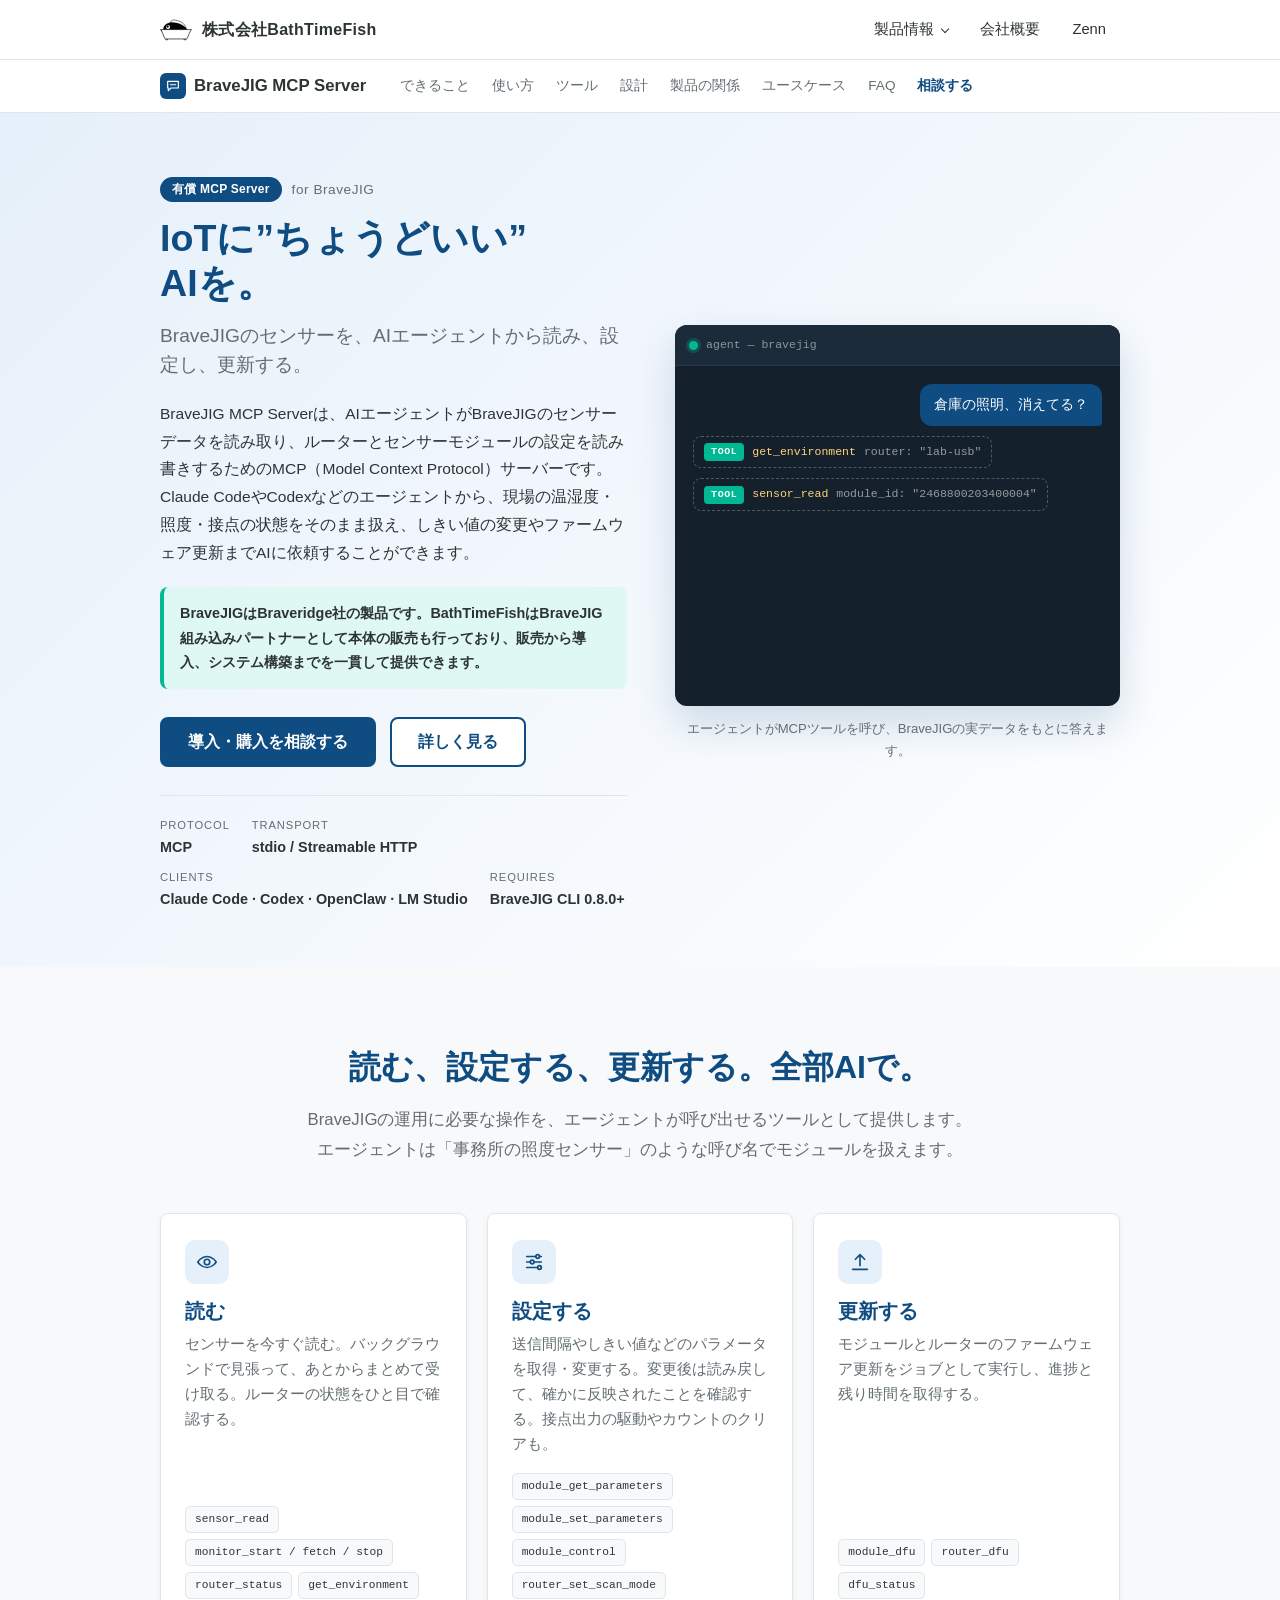
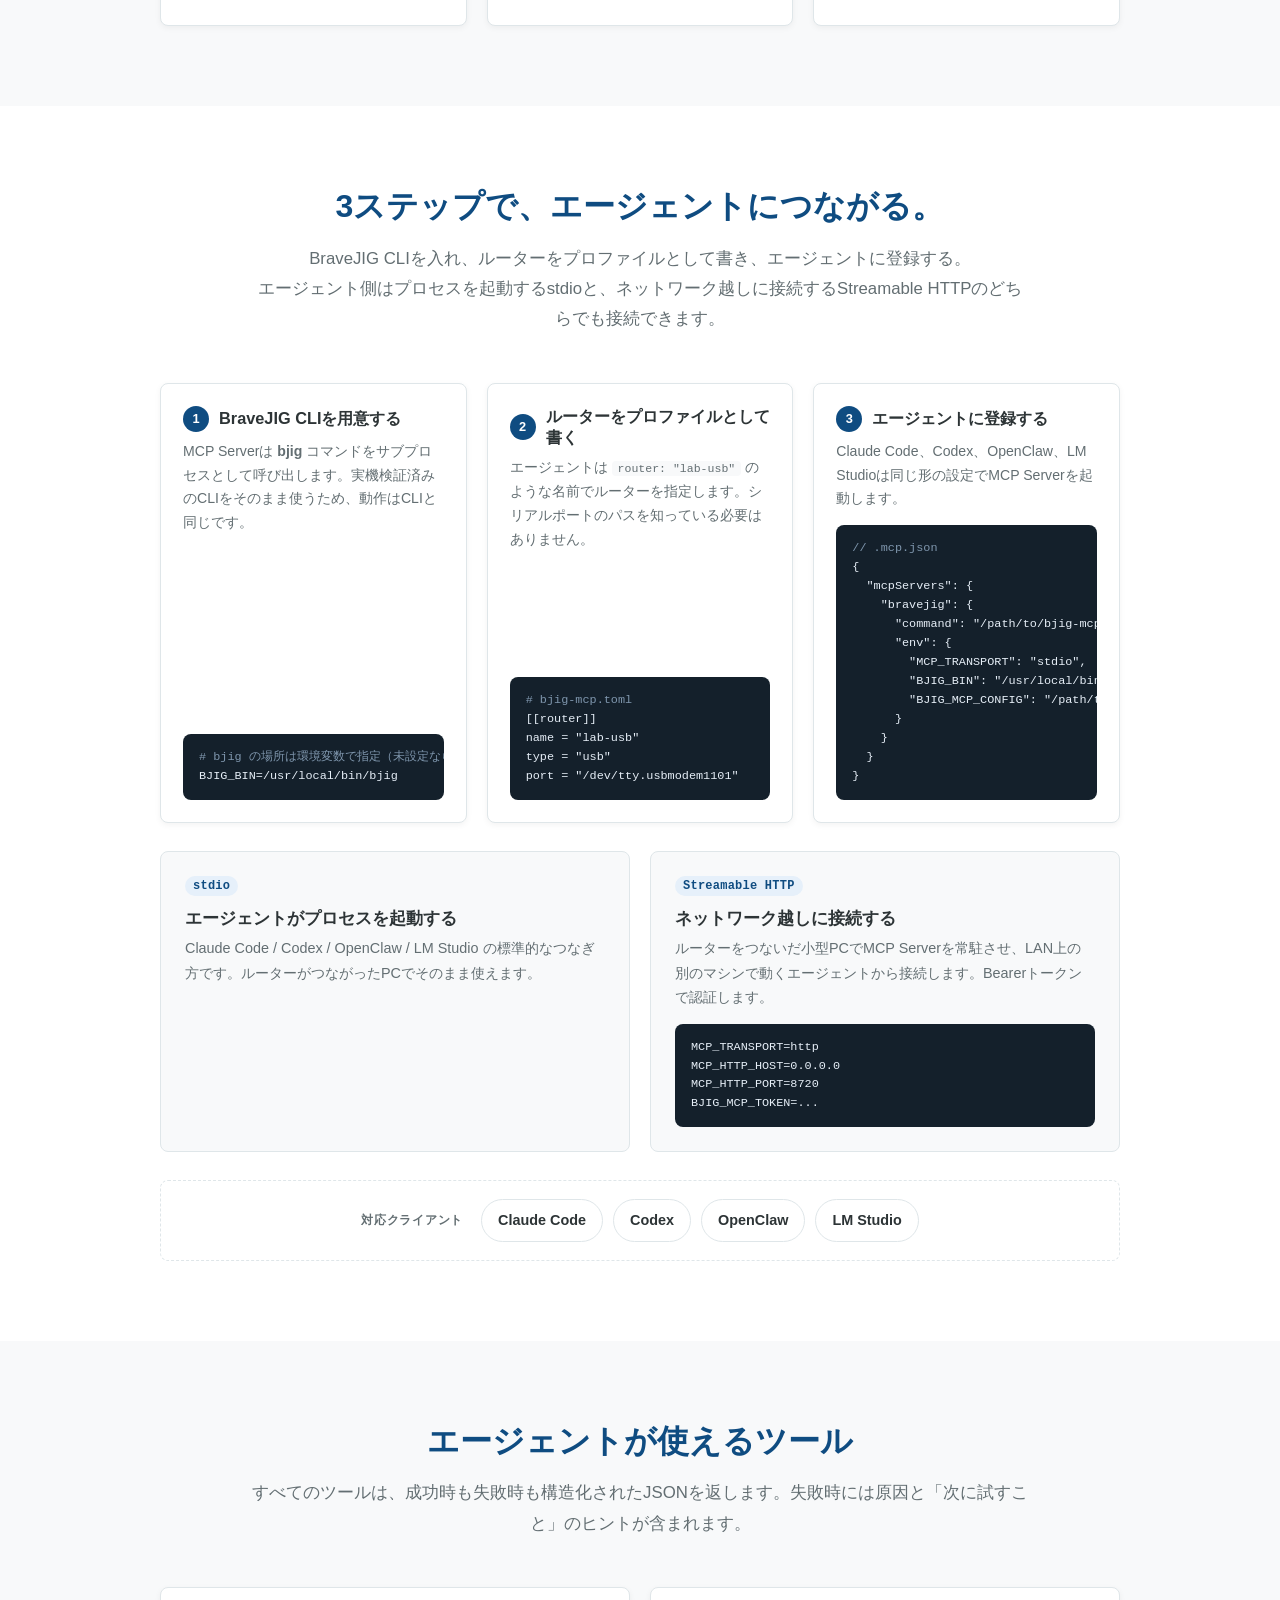
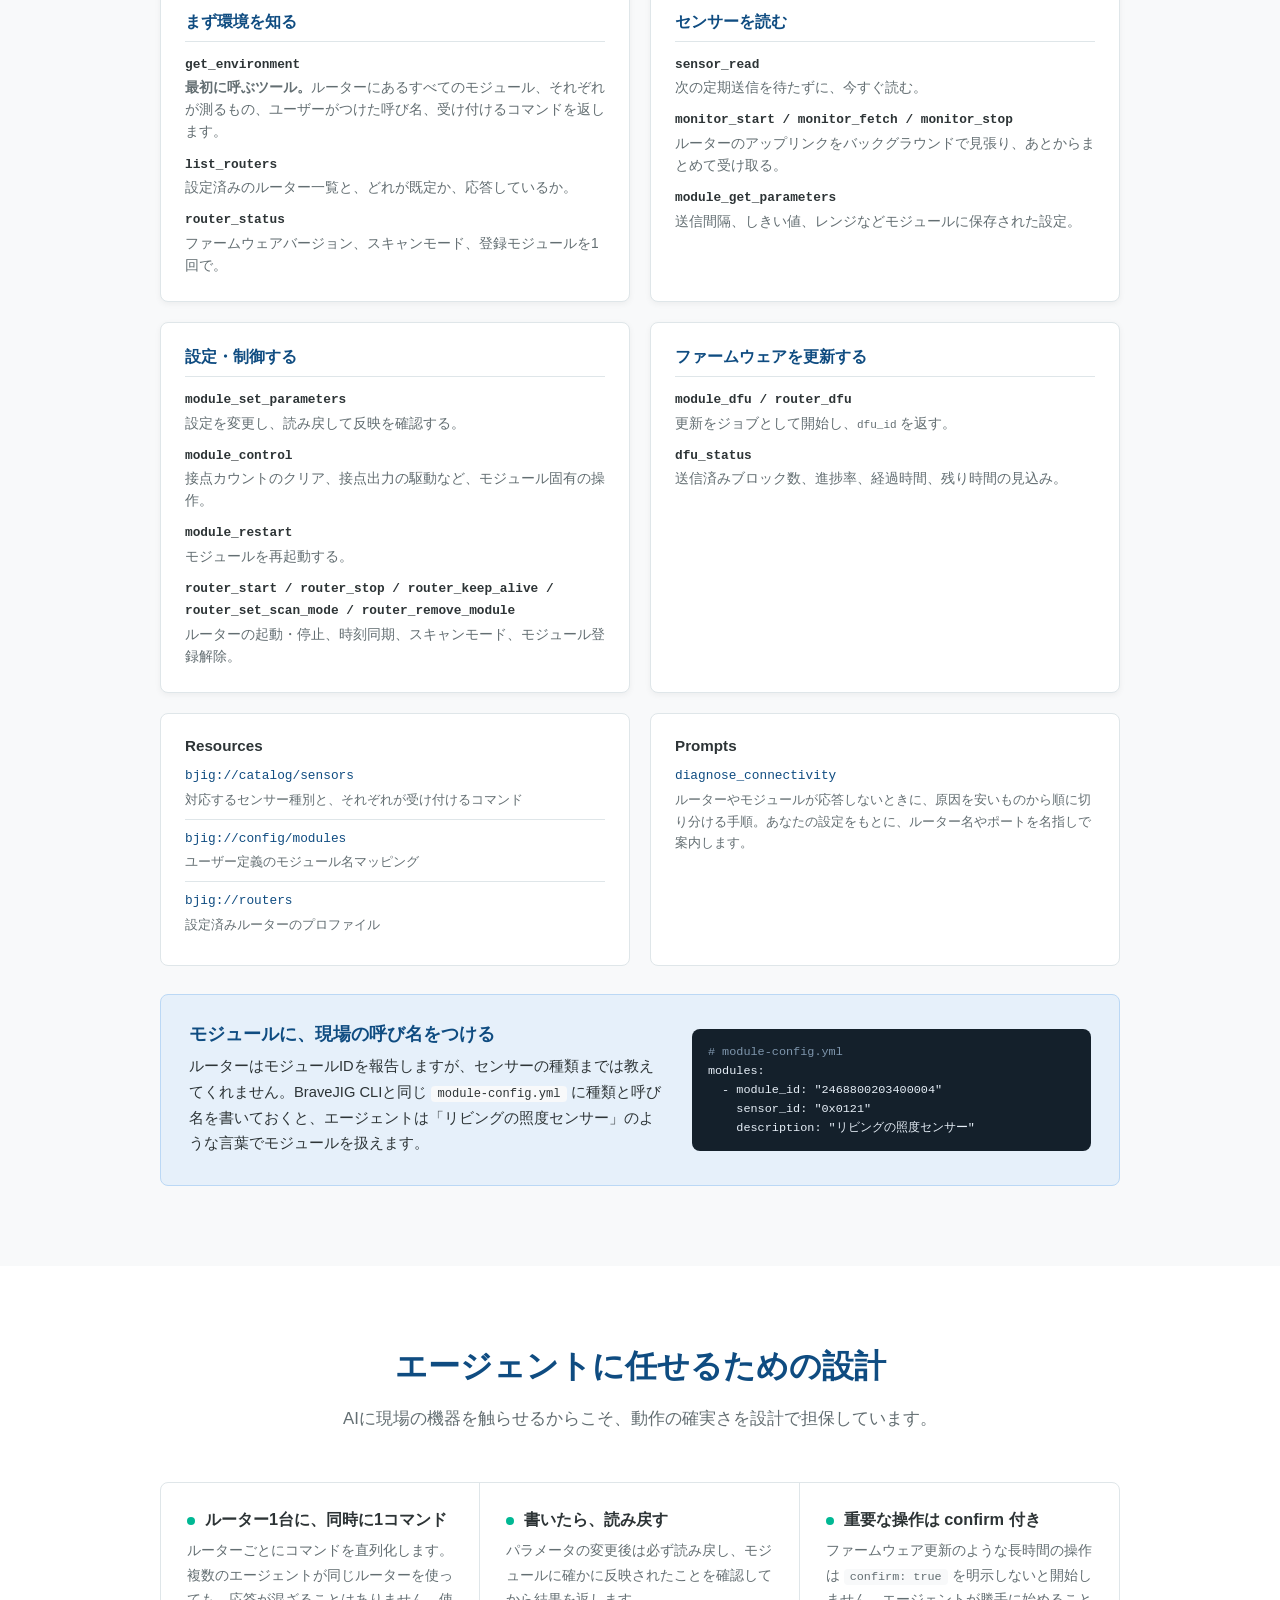
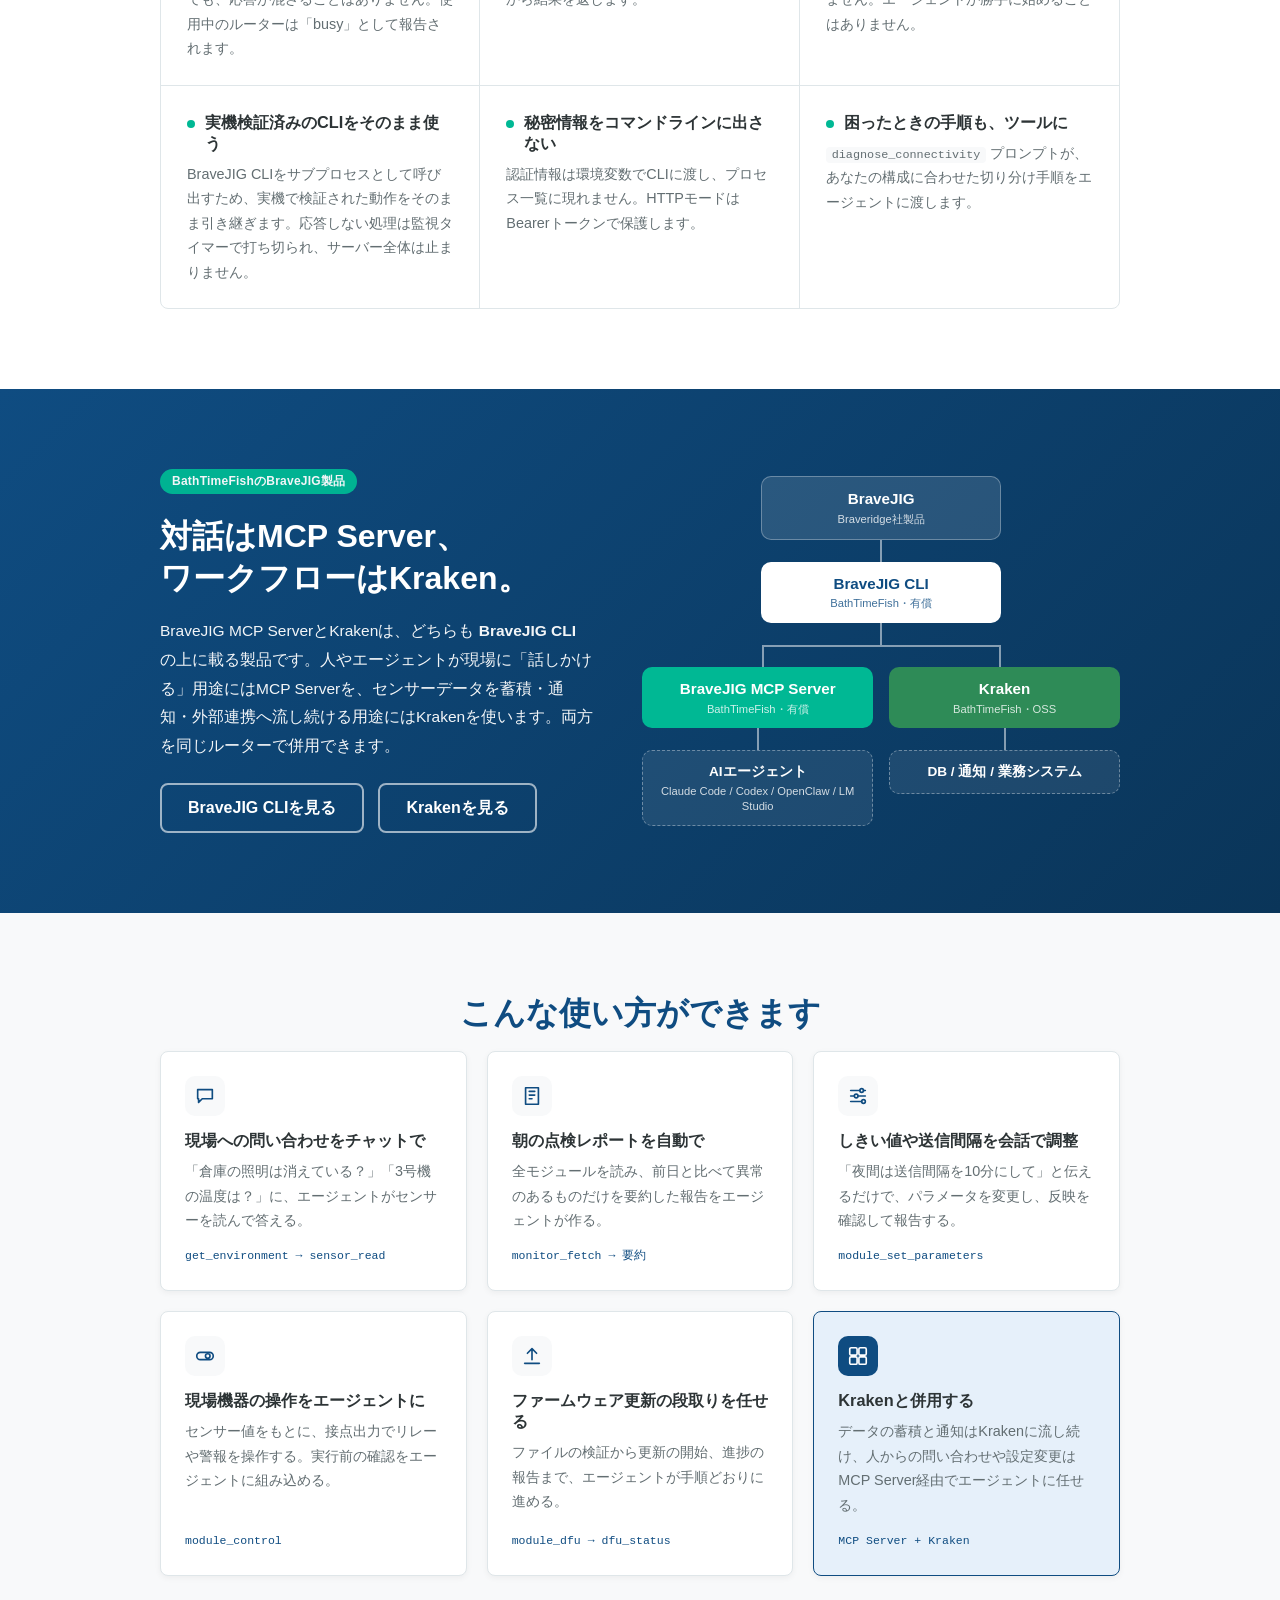
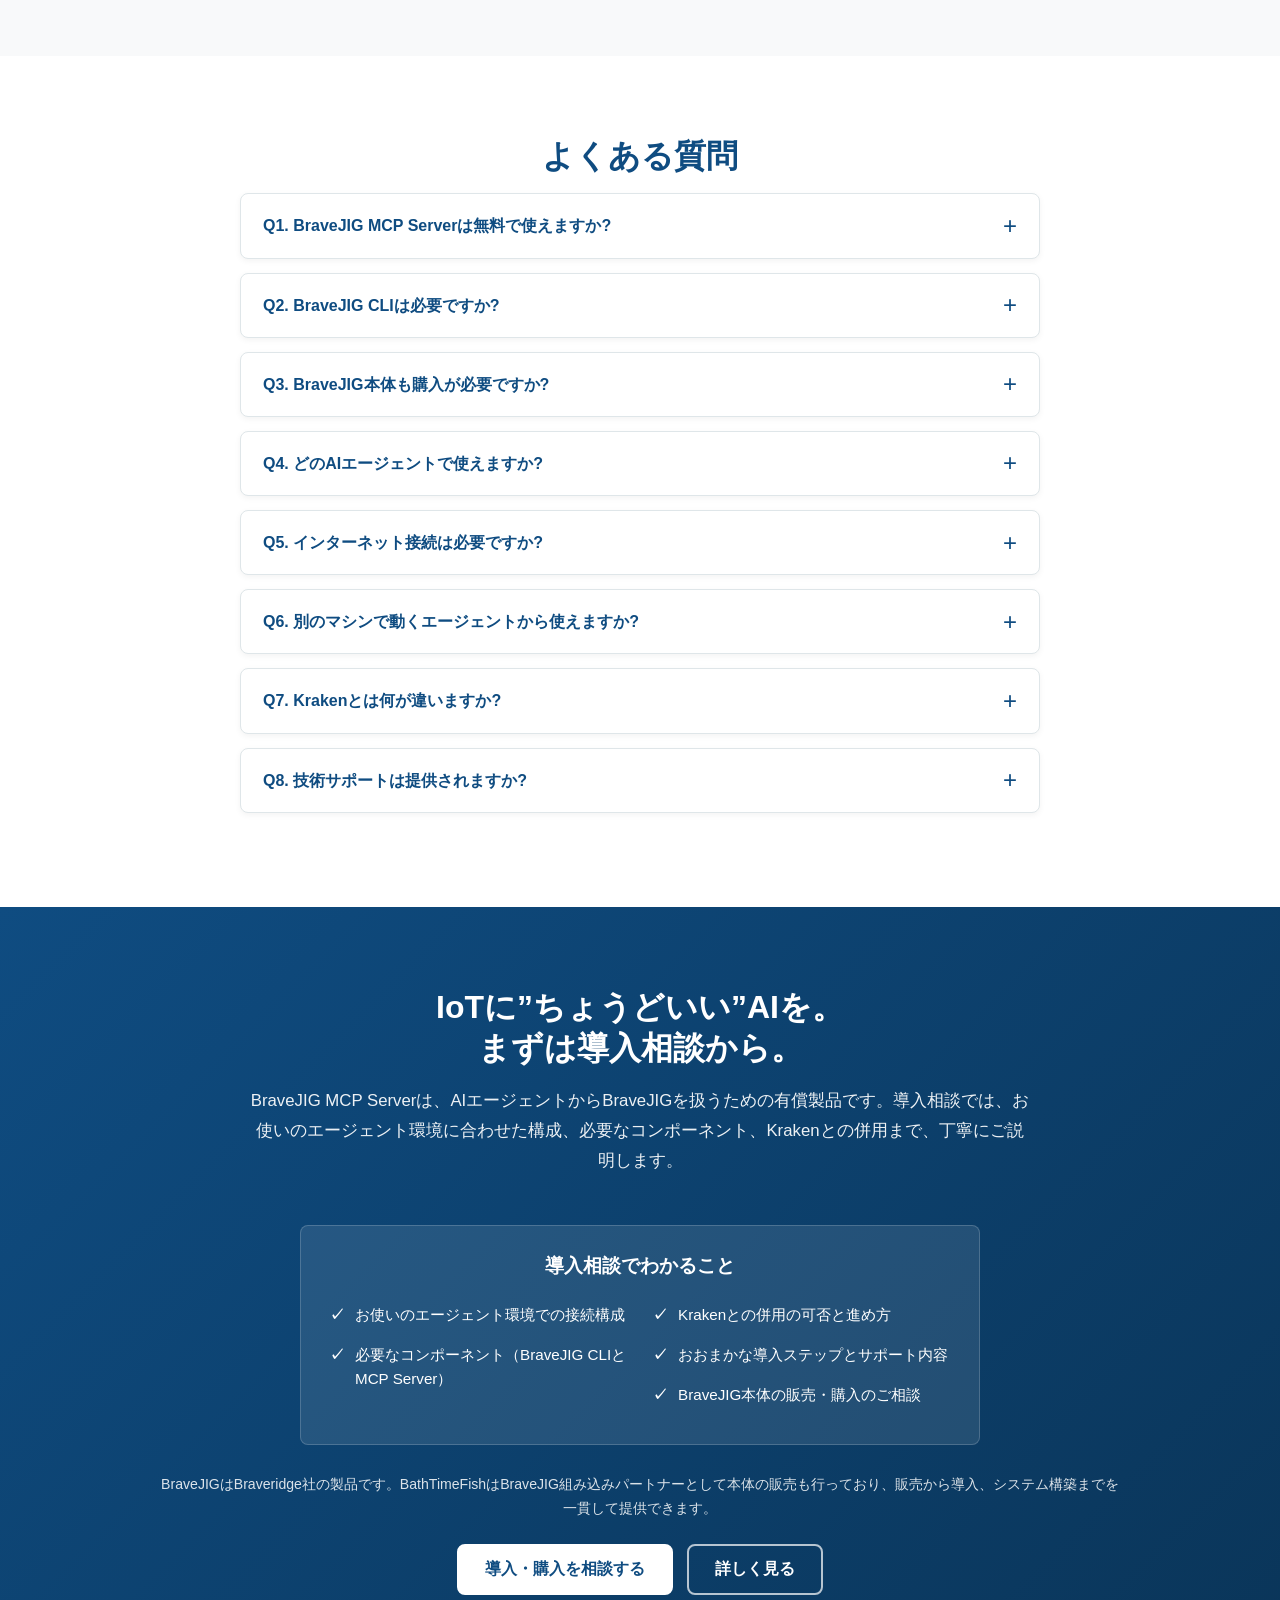
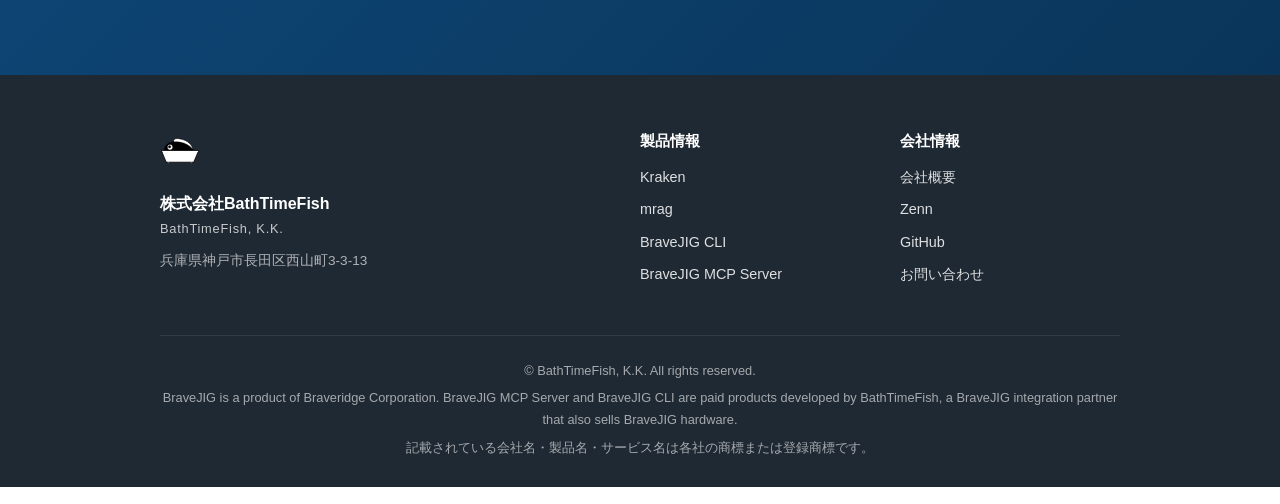
<file: bjigmcp/index.html>
<!DOCTYPE html>
<html lang="ja">
<head>
    <meta charset="UTF-8">
    <meta name="viewport" content="width=device-width, initial-scale=1.0">
    <title>BraveJIG MCP Server - IoTに”ちょうどいい”AIを。</title>
    <meta name="description" content="BraveJIG MCP Serverは、AIエージェントがBraveJIGのセンサーデータを読み取り、ルーターとセンサーモジュールの設定を読み書きするためのMCPサーバーです。Claude Code、Codex、OpenClaw、LM Studioに対応。">
    <link rel="canonical" href="https://www.bathtimefish.com/bjigmcp/">
    <link rel="alternate" hreflang="ja" href="https://www.bathtimefish.com/bjigmcp/">
    <link rel="alternate" hreflang="x-default" href="https://www.bathtimefish.com/bjigmcp/">
    <link rel="icon" type="image/svg+xml" href="/bathtimefish.svg">
    <link rel="alternate icon" type="image/png" href="/bathtimefish.png">
    <link rel="stylesheet" href="/css/site.css">
    <link rel="stylesheet" href="bjigmcp.css">
</head>
<body>
    <header class="site-header">
  <div class="container site-header-inner">
    <a class="site-brand" href="/">
      <img src="/bathtimefish.svg" alt="" width="32" height="32">
      <span class="site-brand-name">株式会社BathTimeFish</span>
    </a>
    <button class="nav-toggle" type="button" aria-controls="site-nav" aria-expanded="false" aria-label="メニュー">
      <span></span><span></span><span></span>
    </button>
    <nav class="site-nav" id="site-nav" aria-label="サイトナビゲーション">
      <ul class="site-nav-list">
        <li>
          <details class="nav-dropdown">
            <summary>製品情報</summary>
            <ul class="nav-dropdown-menu">
              <li><a href="/kraken/">Kraken<small>OSS IoTデータルーター</small></a></li>
              <li><a href="/mrag/">mrag<small>OSS ローカルRAG構築ツール</small></a></li>
              <li><a href="/bjigcli/">BraveJIG CLI<small>BraveJIG向けCLIツール</small></a></li>
              <li><a href="/bjigmcp/">BraveJIG MCP Server<small>AIエージェント向けMCPサーバー</small></a></li>
            </ul>
          </details>
        </li>
        <li><a href="/company.html">会社概要</a></li>
        <li><a href="https://zenn.dev/bathtimefish" target="_blank" rel="noopener">Zenn</a></li>
      </ul>
    </nav>
  </div>
</header>

<div class="page-nav">
  <div class="container page-nav-inner">
    <a class="page-nav-brand" href="./"><span class="mc-brand-icon" aria-hidden="true"><svg viewBox="0 0 24 24"><path d="M4 5h16v10H9l-4 4v-4H4z"/><circle cx="9" cy="10" r="1.2"/><circle cx="12" cy="10" r="1.2"/><circle cx="15" cy="10" r="1.2"/></svg></span><span>BraveJIG MCP Server</span></a>
    <nav class="page-nav-links" aria-label="BraveJIG MCP Server">
      <a href="#capabilities">できること</a>
      <a href="#connect">使い方</a>
      <a href="#tools">ツール</a>
      <a href="#design">設計</a>
      <a href="#family">製品の関係</a>
      <a href="#use-cases">ユースケース</a>
      <a href="#faq">FAQ</a>
      <a href="#contact" class="nav-cta">相談する</a>
    </nav>
  </div>
</div>

    <main>
        <!-- 1. Hero -->
        <section class="hero mc-hero" id="hero">
            <div class="container hero-grid mc-hero-grid">
                <div class="hero-content">
                    <p class="mc-eyebrow"><span class="badge">有償 MCP Server</span><span>for BraveJIG</span></p>
                    <h1 class="hero-title">IoTに”ちょうどいい”<br>AIを。</h1>
                    <p class="hero-sub">BraveJIGのセンサーを、AIエージェントから読み、設定し、更新する。</p>
                    <p class="hero-text">BraveJIG MCP Serverは、AIエージェントがBraveJIGのセンサーデータを読み取り、ルーターとセンサーモジュールの設定を読み書きするためのMCP（Model Context Protocol）サーバーです。Claude CodeやCodexなどのエージェントから、現場の温湿度・照度・接点の状態をそのまま扱え、しきい値の変更やファームウェア更新までAIに依頼することができます。</p>
                    <p class="notice"><strong>BraveJIGはBraveridge社の製品です。BathTimeFishはBraveJIG組み込みパートナーとして本体の販売も行っており、販売から導入、システム構築までを一貫して提供できます。</strong></p>
                    <div class="btn-group">
                        <a href="https://forms.gle/X2RKJqLNiJXBfnKW8" class="btn btn-primary" target="_blank" rel="noopener">導入・購入を相談する</a>
                        <a href="#capabilities" class="btn btn-secondary">詳しく見る</a>
                    </div>
                    <ul class="mc-trust" aria-label="BraveJIG MCP Serverの基本情報">
                        <li><span class="mc-trust-k">Protocol</span><span class="mc-trust-v">MCP</span></li>
                        <li><span class="mc-trust-k">Transport</span><span class="mc-trust-v">stdio / Streamable HTTP</span></li>
                        <li><span class="mc-trust-k">Clients</span><span class="mc-trust-v">Claude Code · Codex · OpenClaw · LM Studio</span></li>
                        <li><span class="mc-trust-k">Requires</span><span class="mc-trust-v">BraveJIG CLI 0.8.0+</span></li>
                    </ul>
                </div>
                <div class="hero-visual mc-hero-visual">
                    <div class="mc-chat" aria-label="AIエージェントがBraveJIGのセンサーを読むデモ">
                        <div class="mc-chat-bar"><span class="mc-chat-dot"></span><em>agent — bravejig</em></div>
                        <div class="mc-chat-body" id="chat"></div>
                    </div>
                    <p class="mc-chat-caption">エージェントがMCPツールを呼び、BraveJIGの実データをもとに答えます。</p>
                </div>
            </div>
        </section>

        <!-- 2. できること -->
        <section class="section section-alt" id="capabilities">
            <div class="container">
                <h2 class="section-title">読む、設定する、更新する。全部AIで。</h2>
                <p class="section-lead">BraveJIGの運用に必要な操作を、エージェントが呼び出せるツールとして提供します。<br>エージェントは「事務所の照度センサー」のような呼び名でモジュールを扱えます。</p>
                <div class="mc-pillars">
                    <div class="mc-pillar">
                        <span class="mc-pillar-icon" aria-hidden="true"><svg viewBox="0 0 24 24"><circle cx="12" cy="12" r="3"/><path d="M2 12s3.5-6 10-6 10 6 10 6-3.5 6-10 6S2 12 2 12z"/></svg></span>
                        <h3>読む</h3>
                        <p>センサーを今すぐ読む。バックグラウンドで見張って、あとからまとめて受け取る。ルーターの状態をひと目で確認する。</p>
                        <ul class="mc-tool-tags"><li>sensor_read</li><li>monitor_start / fetch / stop</li><li>router_status</li><li>get_environment</li></ul>
                    </div>
                    <div class="mc-pillar">
                        <span class="mc-pillar-icon" aria-hidden="true"><svg viewBox="0 0 24 24"><path d="M4 6h10M18 6h2M4 12h4M12 12h8M4 18h12M20 18h0"/><circle cx="16" cy="6" r="2"/><circle cx="10" cy="12" r="2"/><circle cx="18" cy="18" r="2"/></svg></span>
                        <h3>設定する</h3>
                        <p>送信間隔やしきい値などのパラメータを取得・変更する。変更後は読み戻して、確かに反映されたことを確認する。接点出力の駆動やカウントのクリアも。</p>
                        <ul class="mc-tool-tags"><li>module_get_parameters</li><li>module_set_parameters</li><li>module_control</li><li>router_set_scan_mode</li></ul>
                    </div>
                    <div class="mc-pillar">
                        <span class="mc-pillar-icon" aria-hidden="true"><svg viewBox="0 0 24 24"><path d="M12 16V4M7 9l5-5 5 5"/><path d="M4 20h16"/></svg></span>
                        <h3>更新する</h3>
                        <p>モジュールとルーターのファームウェア更新をジョブとして実行し、進捗と残り時間を取得する。</p>
                        <ul class="mc-tool-tags"><li>module_dfu</li><li>router_dfu</li><li>dfu_status</li></ul>
                    </div>
                </div>
            </div>
        </section>

        <!-- 3. 使い方 -->
        <section class="section" id="connect">
            <div class="container">
                <h2 class="section-title">3ステップで、エージェントにつながる。</h2>
                <p class="section-lead">BraveJIG CLIを入れ、ルーターをプロファイルとして書き、エージェントに登録する。<br>エージェント側はプロセスを起動するstdioと、ネットワーク越しに接続するStreamable HTTPのどちらでも接続できます。</p>

                <div class="mc-steps">
                    <div class="mc-step">
                        <div class="mc-step-head"><span class="mc-step-num">1</span><h3>BraveJIG CLIを用意する</h3></div>
                        <p>MCP Serverは <strong>bjig</strong> コマンドをサブプロセスとして呼び出します。実機検証済みのCLIをそのまま使うため、動作はCLIと同じです。</p>
                        <div class="mc-code"><pre><code><span class="c"># bjig の場所は環境変数で指定（未設定なら PATH を探索）</span>
BJIG_BIN=/usr/local/bin/bjig</code></pre></div>
                    </div>
                    <div class="mc-step">
                        <div class="mc-step-head"><span class="mc-step-num">2</span><h3>ルーターをプロファイルとして書く</h3></div>
                        <p>エージェントは <code>router: "lab-usb"</code> のような名前でルーターを指定します。シリアルポートのパスを知っている必要はありません。</p>
                        <div class="mc-code"><pre><code><span class="c"># bjig-mcp.toml</span>
[[router]]
name = "lab-usb"
type = "usb"
port = "/dev/tty.usbmodem1101"</code></pre></div>
                    </div>
                    <div class="mc-step">
                        <div class="mc-step-head"><span class="mc-step-num">3</span><h3>エージェントに登録する</h3></div>
                        <p>Claude Code、Codex、OpenClaw、LM Studioは同じ形の設定でMCP Serverを起動します。</p>
                        <div class="mc-code"><pre><code><span class="c">// .mcp.json</span>
{
  "mcpServers": {
    "bravejig": {
      "command": "/path/to/bjig-mcp",
      "env": {
        "MCP_TRANSPORT": "stdio",
        "BJIG_BIN": "/usr/local/bin/bjig",
        "BJIG_MCP_CONFIG": "/path/to/bjig-mcp.toml"
      }
    }
  }
}</code></pre></div>
                    </div>
                </div>

                <div class="mc-transports">
                    <div class="mc-transport">
                        <span class="badge badge-soft">stdio</span>
                        <h3>エージェントがプロセスを起動する</h3>
                        <p>Claude Code / Codex / OpenClaw / LM Studio の標準的なつなぎ方です。ルーターがつながったPCでそのまま使えます。</p>
                    </div>
                    <div class="mc-transport">
                        <span class="badge badge-soft">Streamable HTTP</span>
                        <h3>ネットワーク越しに接続する</h3>
                        <p>ルーターをつないだ小型PCでMCP Serverを常駐させ、LAN上の別のマシンで動くエージェントから接続します。Bearerトークンで認証します。</p>
                        <div class="mc-code mc-code-sm"><pre><code>MCP_TRANSPORT=http
MCP_HTTP_HOST=0.0.0.0
MCP_HTTP_PORT=8720
BJIG_MCP_TOKEN=...</code></pre></div>
                    </div>
                </div>

                <div class="mc-clients" aria-label="対応クライアント">
                    <span class="mc-clients-label">対応クライアント</span>
                    <ul>
                        <li>Claude Code</li>
                        <li>Codex</li>
                        <li>OpenClaw</li>
                        <li>LM Studio</li>
                    </ul>
                </div>
            </div>
        </section>

        <!-- 4. ツール -->
        <section class="section section-alt" id="tools">
            <div class="container">
                <h2 class="section-title">エージェントが使えるツール</h2>
                <p class="section-lead">すべてのツールは、成功時も失敗時も構造化されたJSONを返します。失敗時には原因と「次に試すこと」のヒントが含まれます。</p>

                <div class="mc-tool-groups">
                    <div class="mc-tool-group">
                        <h3>まず環境を知る</h3>
                        <dl>
                            <dt>get_environment</dt><dd><strong>最初に呼ぶツール。</strong>ルーターにあるすべてのモジュール、それぞれが測るもの、ユーザーがつけた呼び名、受け付けるコマンドを返します。</dd>
                            <dt>list_routers</dt><dd>設定済みのルーター一覧と、どれが既定か、応答しているか。</dd>
                            <dt>router_status</dt><dd>ファームウェアバージョン、スキャンモード、登録モジュールを1回で。</dd>
                        </dl>
                    </div>
                    <div class="mc-tool-group">
                        <h3>センサーを読む</h3>
                        <dl>
                            <dt>sensor_read</dt><dd>次の定期送信を待たずに、今すぐ読む。</dd>
                            <dt>monitor_start / monitor_fetch / monitor_stop</dt><dd>ルーターのアップリンクをバックグラウンドで見張り、あとからまとめて受け取る。</dd>
                            <dt>module_get_parameters</dt><dd>送信間隔、しきい値、レンジなどモジュールに保存された設定。</dd>
                        </dl>
                    </div>
                    <div class="mc-tool-group">
                        <h3>設定・制御する</h3>
                        <dl>
                            <dt>module_set_parameters</dt><dd>設定を変更し、読み戻して反映を確認する。</dd>
                            <dt>module_control</dt><dd>接点カウントのクリア、接点出力の駆動など、モジュール固有の操作。</dd>
                            <dt>module_restart</dt><dd>モジュールを再起動する。</dd>
                            <dt>router_start / router_stop / router_keep_alive / router_set_scan_mode / router_remove_module</dt><dd>ルーターの起動・停止、時刻同期、スキャンモード、モジュール登録解除。</dd>
                        </dl>
                    </div>
                    <div class="mc-tool-group">
                        <h3>ファームウェアを更新する</h3>
                        <dl>
                            <dt>module_dfu / router_dfu</dt><dd>更新をジョブとして開始し、<code>dfu_id</code> を返す。</dd>
                            <dt>dfu_status</dt><dd>送信済みブロック数、進捗率、経過時間、残り時間の見込み。</dd>
                        </dl>
                    </div>
                </div>

                <div class="mc-extras">
                    <div class="mc-extra">
                        <h3>Resources</h3>
                        <ul>
                            <li><code>bjig://catalog/sensors</code><span>対応するセンサー種別と、それぞれが受け付けるコマンド</span></li>
                            <li><code>bjig://config/modules</code><span>ユーザー定義のモジュール名マッピング</span></li>
                            <li><code>bjig://routers</code><span>設定済みルーターのプロファイル</span></li>
                        </ul>
                    </div>
                    <div class="mc-extra">
                        <h3>Prompts</h3>
                        <ul>
                            <li><code>diagnose_connectivity</code><span>ルーターやモジュールが応答しないときに、原因を安いものから順に切り分ける手順。あなたの設定をもとに、ルーター名やポートを名指しで案内します。</span></li>
                        </ul>
                    </div>
                </div>

                <div class="mc-mapping">
                    <div class="mc-mapping-text">
                        <h3>モジュールに、現場の呼び名をつける</h3>
                        <p>ルーターはモジュールIDを報告しますが、センサーの種類までは教えてくれません。BraveJIG CLIと同じ <code>module-config.yml</code> に種類と呼び名を書いておくと、エージェントは「リビングの照度センサー」のような言葉でモジュールを扱えます。</p>
                    </div>
                    <div class="mc-code"><pre><code><span class="c"># module-config.yml</span>
modules:
  - module_id: "2468800203400004"
    sensor_id: "0x0121"
    description: "リビングの照度センサー"</code></pre></div>
                </div>
            </div>
        </section>

        <!-- 5. 設計 -->
        <section class="section" id="design">
            <div class="container">
                <h2 class="section-title">エージェントに任せるための設計</h2>
                <p class="section-lead">AIに現場の機器を触らせるからこそ、動作の確実さを設計で担保しています。</p>
                <ul class="mc-design">
                    <li>
                        <h3>ルーター1台に、同時に1コマンド</h3>
                        <p>ルーターごとにコマンドを直列化します。複数のエージェントが同じルーターを使っても、応答が混ざることはありません。使用中のルーターは「busy」として報告されます。</p>
                    </li>
                    <li>
                        <h3>書いたら、読み戻す</h3>
                        <p>パラメータの変更後は必ず読み戻し、モジュールに確かに反映されたことを確認してから結果を返します。</p>
                    </li>
                    <li>
                        <h3>重要な操作は confirm 付き</h3>
                        <p>ファームウェア更新のような長時間の操作は <code>confirm: true</code> を明示しないと開始しません。エージェントが勝手に始めることはありません。</p>
                    </li>
                    <li>
                        <h3>実機検証済みのCLIをそのまま使う</h3>
                        <p>BraveJIG CLIをサブプロセスとして呼び出すため、実機で検証された動作をそのまま引き継ぎます。応答しない処理は監視タイマーで打ち切られ、サーバー全体は止まりません。</p>
                    </li>
                    <li>
                        <h3>秘密情報をコマンドラインに出さない</h3>
                        <p>認証情報は環境変数でCLIに渡し、プロセス一覧に現れません。HTTPモードはBearerトークンで保護します。</p>
                    </li>
                    <li>
                        <h3>困ったときの手順も、ツールに</h3>
                        <p><code>diagnose_connectivity</code> プロンプトが、あなたの構成に合わせた切り分け手順をエージェントに渡します。</p>
                    </li>
                </ul>
            </div>
        </section>

        <!-- 6. 製品の関係 -->
        <section class="section mc-family" id="family">
            <div class="container">
                <div class="mc-family-grid">
                    <div class="mc-family-text">
                        <p class="mc-eyebrow"><span class="badge mc-badge-accent">BathTimeFishのBraveJIG製品</span></p>
                        <h2 class="section-title">対話はMCP Server、<br>ワークフローはKraken。</h2>
                        <p>BraveJIG MCP ServerとKrakenは、どちらも <strong>BraveJIG CLI</strong> の上に載る製品です。人やエージェントが現場に「話しかける」用途にはMCP Serverを、センサーデータを蓄積・通知・外部連携へ流し続ける用途にはKrakenを使います。両方を同じルーターで併用できます。</p>
                        <div class="btn-group">
                            <a href="/bjigcli/" class="btn btn-secondary">BraveJIG CLIを見る</a>
                            <a href="/kraken/" class="btn btn-secondary">Krakenを見る</a>
                        </div>
                    </div>
                    <div class="mc-family-diagram" aria-label="製品の関係図">
                        <div class="mc-fd-node mc-fd-device">BraveJIG<small>Braveridge社製品</small></div>
                        <div class="mc-fd-link"></div>
                        <div class="mc-fd-node mc-fd-cli">BraveJIG CLI<small>BathTimeFish・有償</small></div>
                        <div class="mc-fd-fork"></div>
                        <div class="mc-fd-branches">
                            <div class="mc-fd-branch">
                                <div class="mc-fd-node mc-fd-mcp">BraveJIG MCP Server<small>BathTimeFish・有償</small></div>
                                <div class="mc-fd-link"></div>
                                <div class="mc-fd-node mc-fd-out">AIエージェント<small>Claude Code / Codex / OpenClaw / LM Studio</small></div>
                            </div>
                            <div class="mc-fd-branch">
                                <div class="mc-fd-node mc-fd-kraken">Kraken<small>BathTimeFish・OSS</small></div>
                                <div class="mc-fd-link"></div>
                                <div class="mc-fd-node mc-fd-out">DB / 通知 / 業務システム</div>
                            </div>
                        </div>
                    </div>
                </div>
            </div>
        </section>

        <!-- 7. ユースケース -->
        <section class="section section-alt" id="use-cases">
            <div class="container">
                <h2 class="section-title">こんな使い方ができます</h2>
                <div class="mc-cases">
                    <article class="mc-case">
                        <span class="mc-case-icon" aria-hidden="true"><svg viewBox="0 0 24 24"><path d="M4 5h16v10H9l-4 4v-4H4z"/></svg></span>
                        <h3>現場への問い合わせをチャットで</h3>
                        <p>「倉庫の照明は消えている？」「3号機の温度は？」に、エージェントがセンサーを読んで答える。</p>
                        <p class="mc-case-flow">get_environment → sensor_read</p>
                    </article>
                    <article class="mc-case">
                        <span class="mc-case-icon" aria-hidden="true"><svg viewBox="0 0 24 24"><path d="M5 3h14v18H5z"/><path d="M9 7h6M9 11h6M9 15h3"/></svg></span>
                        <h3>朝の点検レポートを自動で</h3>
                        <p>全モジュールを読み、前日と比べて異常のあるものだけを要約した報告をエージェントが作る。</p>
                        <p class="mc-case-flow">monitor_fetch → 要約</p>
                    </article>
                    <article class="mc-case">
                        <span class="mc-case-icon" aria-hidden="true"><svg viewBox="0 0 24 24"><path d="M4 6h10M18 6h2M4 12h4M12 12h8M4 18h12"/><circle cx="16" cy="6" r="2"/><circle cx="10" cy="12" r="2"/><circle cx="18" cy="18" r="2"/></svg></span>
                        <h3>しきい値や送信間隔を会話で調整</h3>
                        <p>「夜間は送信間隔を10分にして」と伝えるだけで、パラメータを変更し、反映を確認して報告する。</p>
                        <p class="mc-case-flow">module_set_parameters</p>
                    </article>
                    <article class="mc-case">
                        <span class="mc-case-icon" aria-hidden="true"><svg viewBox="0 0 24 24"><rect x="3" y="8" width="18" height="8" rx="4"/><circle cx="15" cy="12" r="2.5"/></svg></span>
                        <h3>現場機器の操作をエージェントに</h3>
                        <p>センサー値をもとに、接点出力でリレーや警報を操作する。実行前の確認をエージェントに組み込める。</p>
                        <p class="mc-case-flow">module_control</p>
                    </article>
                    <article class="mc-case">
                        <span class="mc-case-icon" aria-hidden="true"><svg viewBox="0 0 24 24"><path d="M12 16V4M7 9l5-5 5 5"/><path d="M4 20h16"/></svg></span>
                        <h3>ファームウェア更新の段取りを任せる</h3>
                        <p>ファイルの検証から更新の開始、進捗の報告まで、エージェントが手順どおりに進める。</p>
                        <p class="mc-case-flow">module_dfu → dfu_status</p>
                    </article>
                    <article class="mc-case mc-case-kraken">
                        <span class="mc-case-icon" aria-hidden="true"><svg viewBox="0 0 24 24"><rect x="3" y="3" width="8" height="8" rx="1.5"/><rect x="13" y="3" width="8" height="8" rx="1.5"/><rect x="3" y="13" width="8" height="8" rx="1.5"/><rect x="13" y="13" width="8" height="8" rx="1.5"/></svg></span>
                        <h3>Krakenと併用する</h3>
                        <p>データの蓄積と通知はKrakenに流し続け、人からの問い合わせや設定変更はMCP Server経由でエージェントに任せる。</p>
                        <p class="mc-case-flow">MCP Server + Kraken</p>
                    </article>
                </div>
            </div>
        </section>

        <!-- 8. FAQ -->
        <section class="section" id="faq">
            <div class="container">
                <h2 class="section-title">よくある質問</h2>
                <div class="faq-list">
                    <div class="faq-item">
                        <button class="faq-q" type="button"><span>Q1. BraveJIG MCP Serverは無料で使えますか?</span><span class="faq-icon" aria-hidden="true">+</span></button>
                        <div class="faq-a"><p>いいえ。BraveJIG MCP Serverは、BathTimeFishが提供する有償製品です。導入相談時にご案内します。</p></div>
                    </div>
                    <div class="faq-item">
                        <button class="faq-q" type="button"><span>Q2. BraveJIG CLIは必要ですか?</span><span class="faq-icon" aria-hidden="true">+</span></button>
                        <div class="faq-a"><p>はい。MCP ServerはBraveJIG CLI（0.8.0以上）をサブプロセスとして呼び出します。CLIは同梱されないため、別途ご用意ください。</p></div>
                    </div>
                    <div class="faq-item">
                        <button class="faq-q" type="button"><span>Q3. BraveJIG本体も購入が必要ですか?</span><span class="faq-icon" aria-hidden="true">+</span></button>
                        <div class="faq-a"><p>はい。BraveJIGはBraveridge社の製品ですが、BathTimeFishはBraveJIG組み込みパートナーとして本体の販売も行っています。BraveJIG CLIとMCP Serverをあわせて、本体の販売から導入、システム構築までを一貫してご提供できます。</p></div>
                    </div>
                    <div class="faq-item">
                        <button class="faq-q" type="button"><span>Q4. どのAIエージェントで使えますか?</span><span class="faq-icon" aria-hidden="true">+</span></button>
                        <div class="faq-a"><p>Claude Code、Codex、OpenClaw、LM Studioに対応しています。いずれもstdioでMCP Serverを起動する同じ形の設定で利用できます。</p></div>
                    </div>
                    <div class="faq-item">
                        <button class="faq-q" type="button"><span>Q5. インターネット接続は必要ですか?</span><span class="faq-icon" aria-hidden="true">+</span></button>
                        <div class="faq-a"><p>MCP Server自体はインターネットに接続しません。ルーターをつないだPCやLAN内で完結します。</p></div>
                    </div>
                    <div class="faq-item">
                        <button class="faq-q" type="button"><span>Q6. 別のマシンで動くエージェントから使えますか?</span><span class="faq-icon" aria-hidden="true">+</span></button>
                        <div class="faq-a"><p>はい。Streamable HTTPモードで起動すると、LAN上の別のマシンからBearerトークン認証で接続できます。</p></div>
                    </div>
                    <div class="faq-item">
                        <button class="faq-q" type="button"><span>Q7. Krakenとは何が違いますか?</span><span class="faq-icon" aria-hidden="true">+</span></button>
                        <div class="faq-a"><p>MCP Serverは人やAIエージェントが対話的にセンサーを読み、設定するためのものです。Krakenはセンサーデータを蓄積・通知・外部連携へ流し続けるワークフロー基盤です。どちらもBraveJIG CLIの上で動き、併用できます。</p></div>
                    </div>
                    <div class="faq-item">
                        <button class="faq-q" type="button"><span>Q8. 技術サポートは提供されますか?</span><span class="faq-icon" aria-hidden="true">+</span></button>
                        <div class="faq-a"><p>はい。有償製品として、導入支援と技術サポートを継続的に提供します。</p></div>
                    </div>
                </div>
            </div>
        </section>

        <!-- 9. 最終CTA -->
        <section class="section section-cta" id="contact">
            <div class="container">
                <h2 class="section-title">IoTに”ちょうどいい”AIを。<br>まずは導入相談から。</h2>
                <p class="section-lead">BraveJIG MCP Serverは、AIエージェントからBraveJIGを扱うための有償製品です。導入相談では、お使いのエージェント環境に合わせた構成、必要なコンポーネント、Krakenとの併用まで、丁寧にご説明します。</p>
                <div class="cta-box">
                    <h3>導入相談でわかること</h3>
                    <ul class="check-list mc-cta-list">
                        <li>お使いのエージェント環境での接続構成</li>
                        <li>必要なコンポーネント（BraveJIG CLIとMCP Server）</li>
                        <li>Krakenとの併用の可否と進め方</li>
                        <li>おおまかな導入ステップとサポート内容</li>
                        <li>BraveJIG本体の販売・購入のご相談</li>
                    </ul>
                </div>
                <p class="mc-cta-notice">BraveJIGはBraveridge社の製品です。BathTimeFishはBraveJIG組み込みパートナーとして本体の販売も行っており、販売から導入、システム構築までを一貫して提供できます。</p>
                <div class="btn-group is-center">
                    <a href="https://forms.gle/X2RKJqLNiJXBfnKW8" class="btn btn-primary mc-btn-on-dark" target="_blank" rel="noopener">導入・購入を相談する</a>
                    <a href="#capabilities" class="btn btn-secondary">詳しく見る</a>
                </div>
            </div>
        </section>
    </main>

    <footer class="site-footer">
  <div class="container">
    <div class="site-footer-grid">
      <div class="site-footer-brand">
        <img src="/bathtimefish.svg" alt="" width="40" height="40">
        <p class="site-footer-name">株式会社BathTimeFish<span>BathTimeFish, K.K.</span></p>
        <p class="site-footer-address">兵庫県神戸市長田区西山町3-3-13</p>
      </div>
      <div>
        <h4>製品情報</h4>
        <ul>
          <li><a href="/kraken/">Kraken</a></li>
          <li><a href="/mrag/">mrag</a></li>
          <li><a href="/bjigcli/">BraveJIG CLI</a></li>
          <li><a href="/bjigmcp/">BraveJIG MCP Server</a></li>
        </ul>
      </div>
      <div>
        <h4>会社情報</h4>
        <ul>
          <li><a href="/company.html">会社概要</a></li>
          <li><a href="https://zenn.dev/bathtimefish" target="_blank" rel="noopener">Zenn</a></li>
          <li><a href="https://github.com/bathtimefish" target="_blank" rel="noopener">GitHub</a></li>
          <li><a href="https://forms.gle/X2RKJqLNiJXBfnKW8" target="_blank" rel="noopener">お問い合わせ</a></li>
        </ul>
      </div>
    </div>
    <div class="site-footer-bottom">
      <p>&copy; BathTimeFish, K.K. All rights reserved.</p>
      <p>BraveJIG is a product of Braveridge Corporation. BraveJIG MCP Server and BraveJIG CLI are paid products developed by BathTimeFish, a BraveJIG integration partner that also sells BraveJIG hardware.</p>
      <p>記載されている会社名・製品名・サービス名は各社の商標または登録商標です。</p>
    </div>
  </div>
</footer>

<script src="/js/site.js"></script>
<script src="bjigmcp.js"></script>
</body>
</html>
</file>
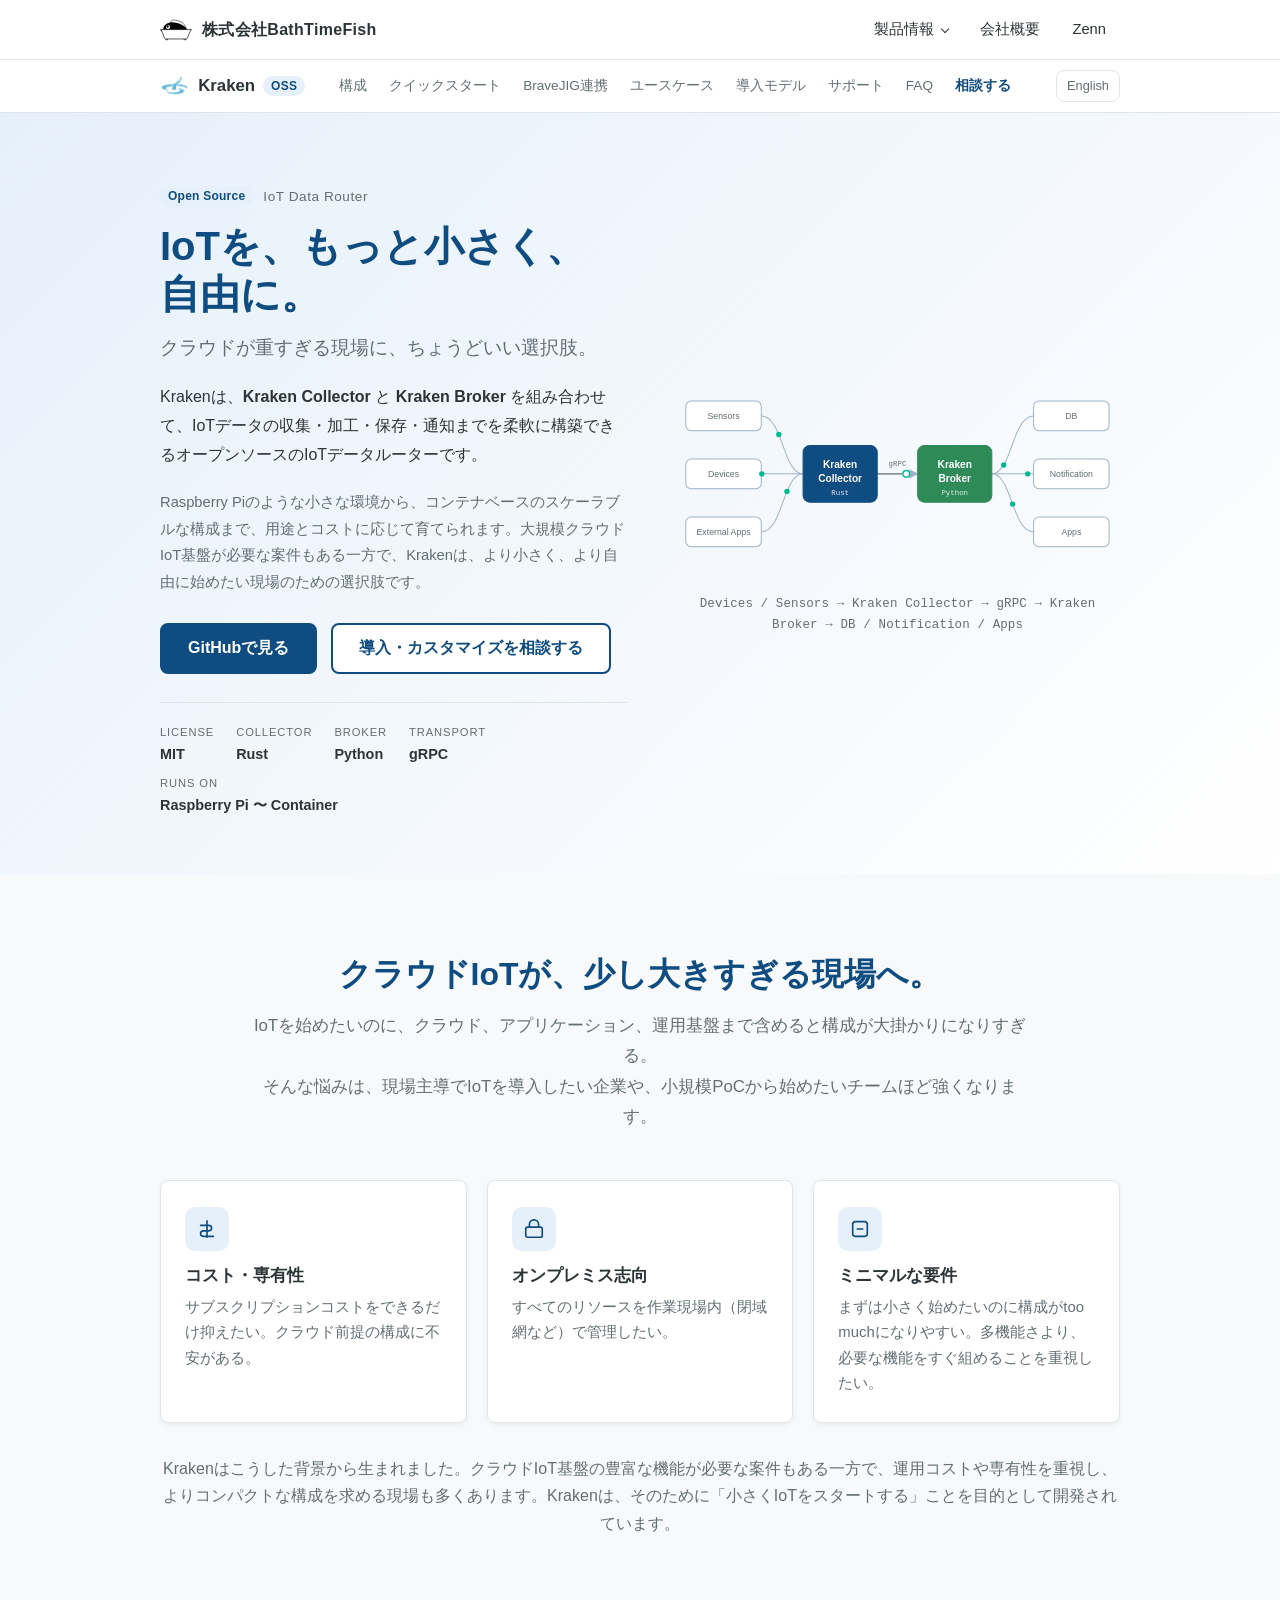
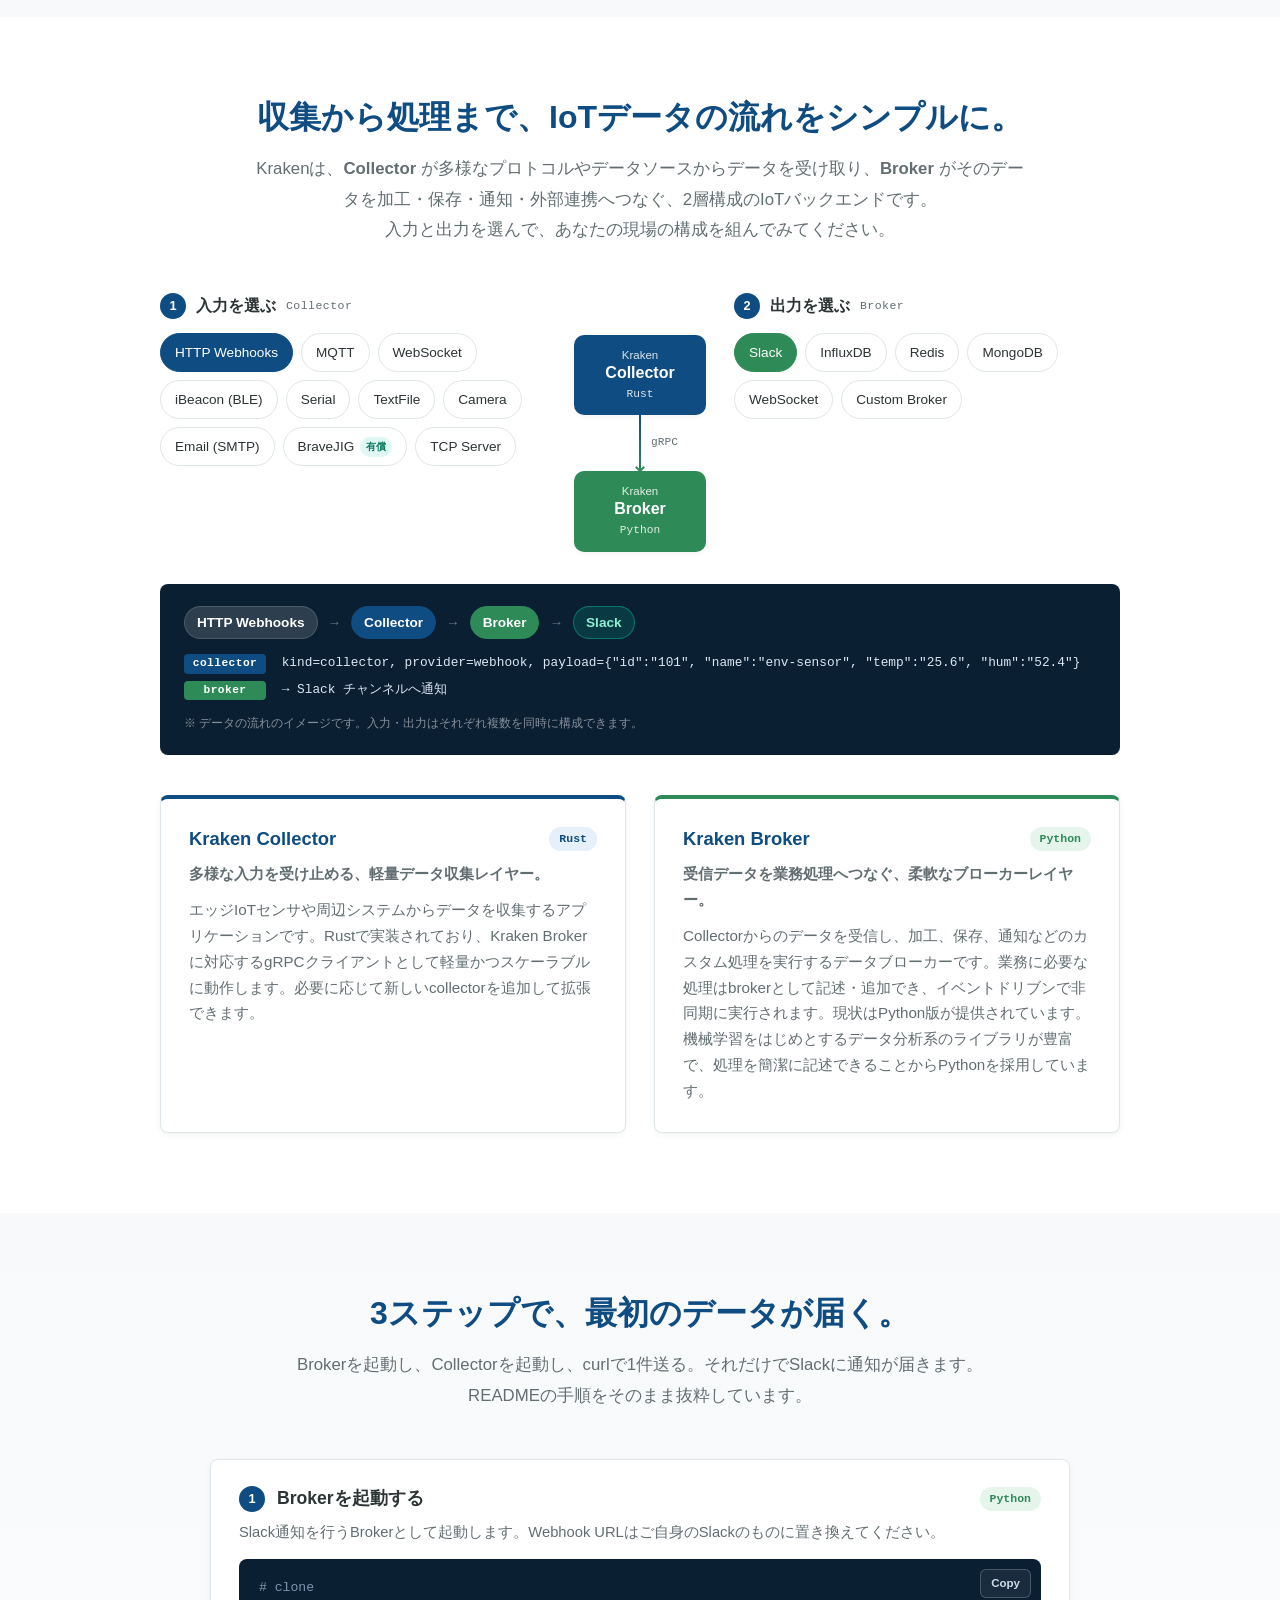
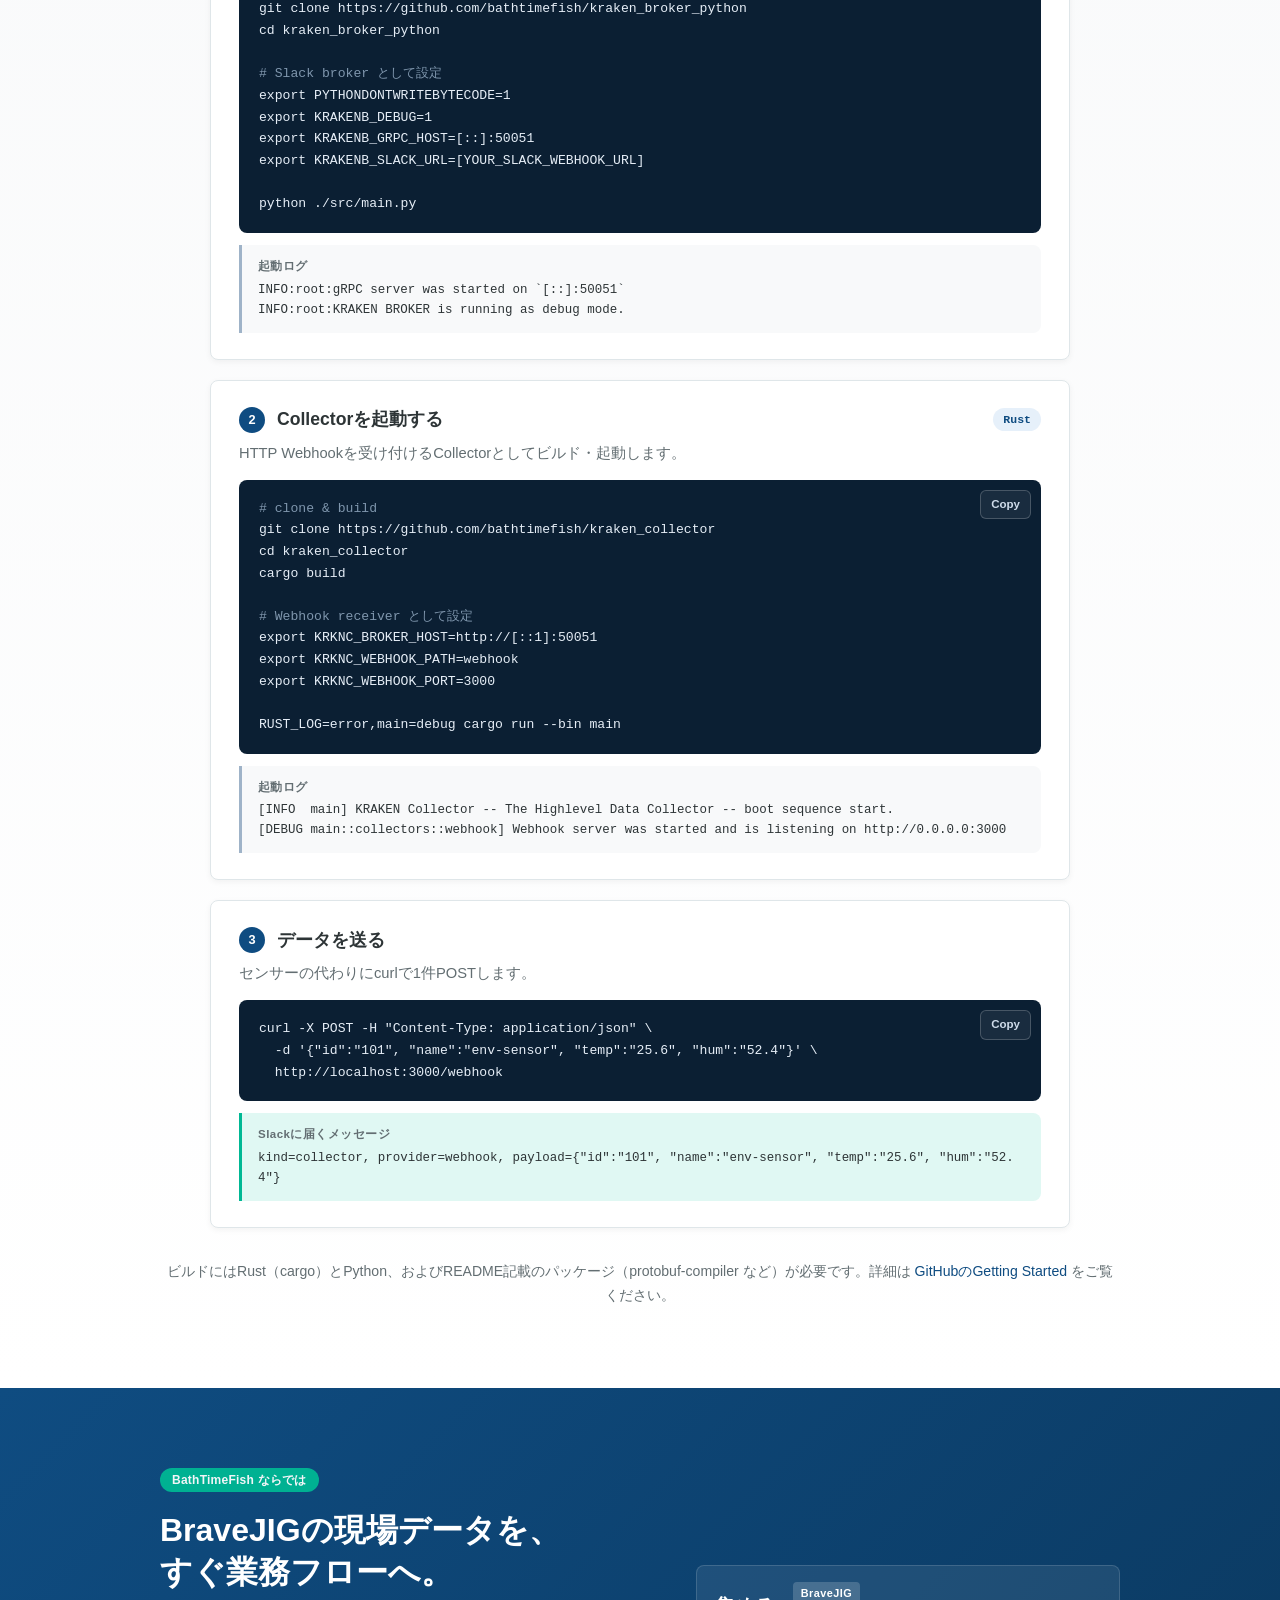
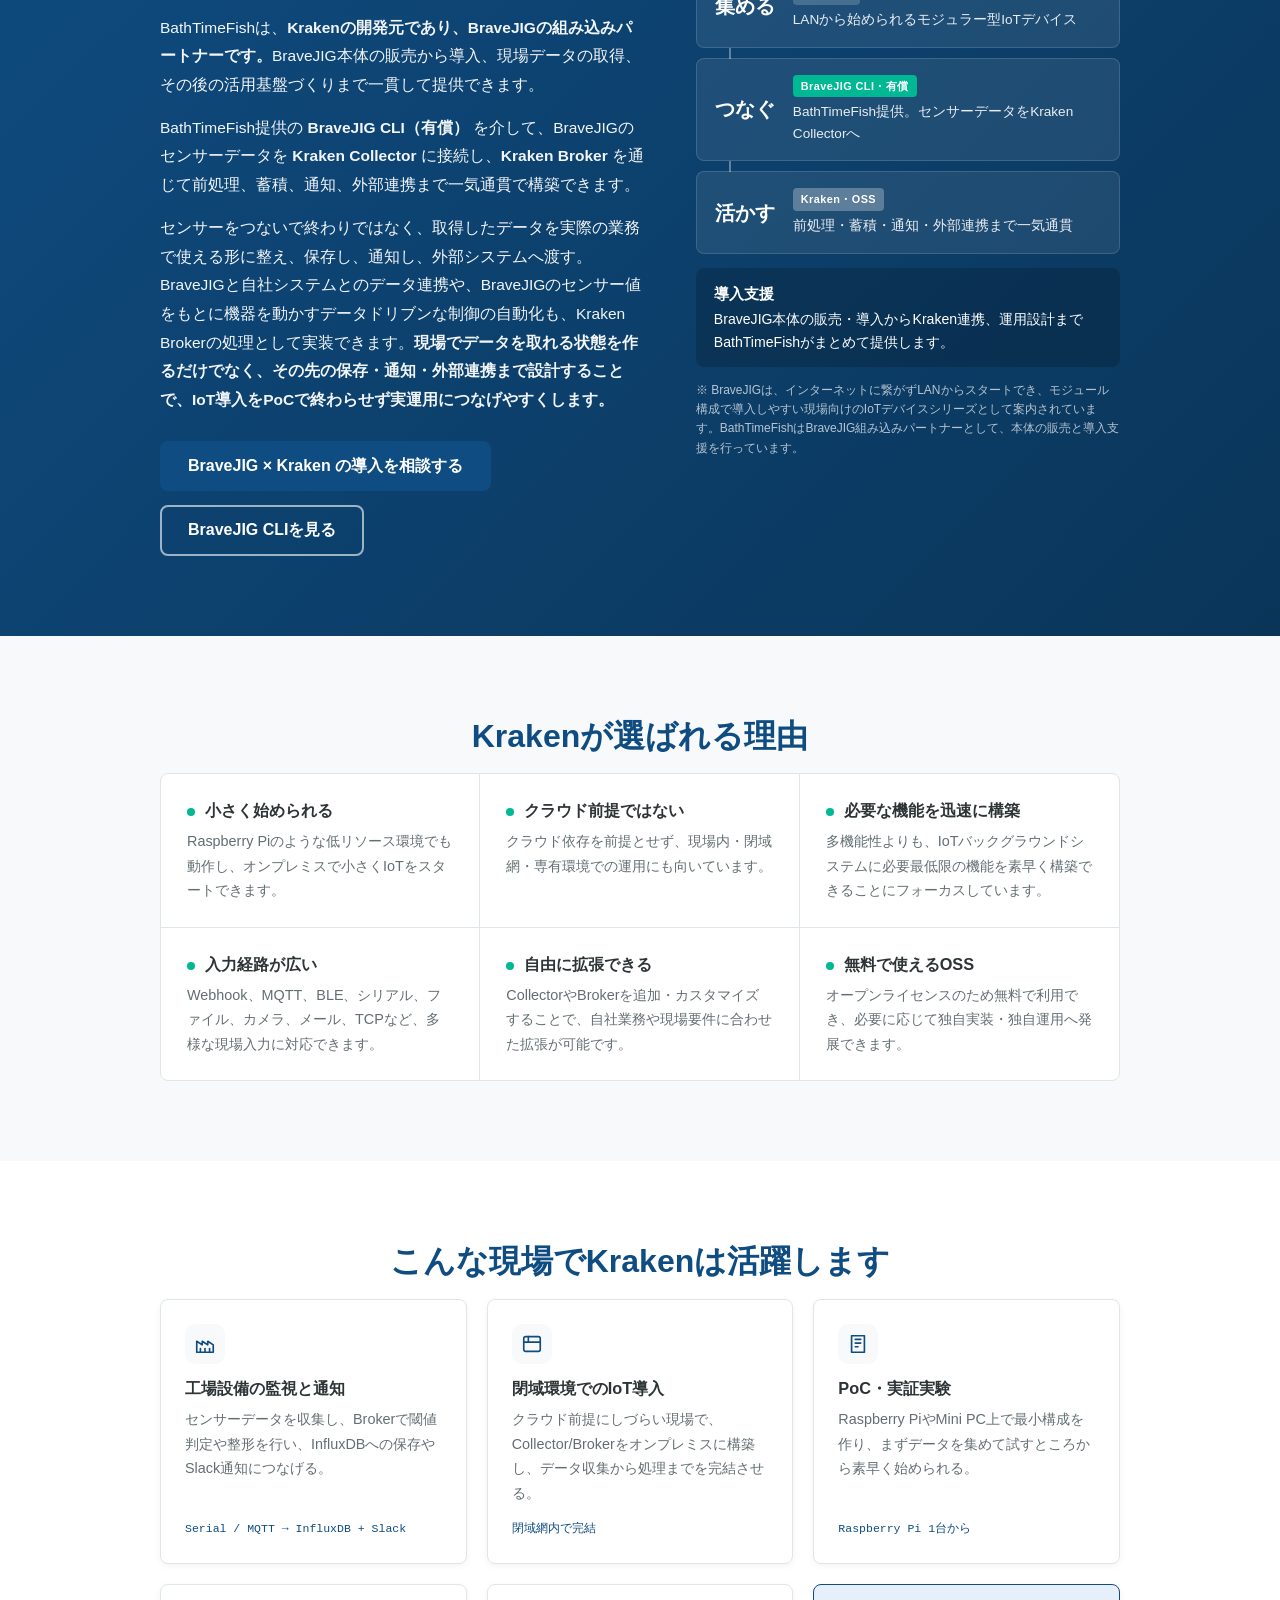
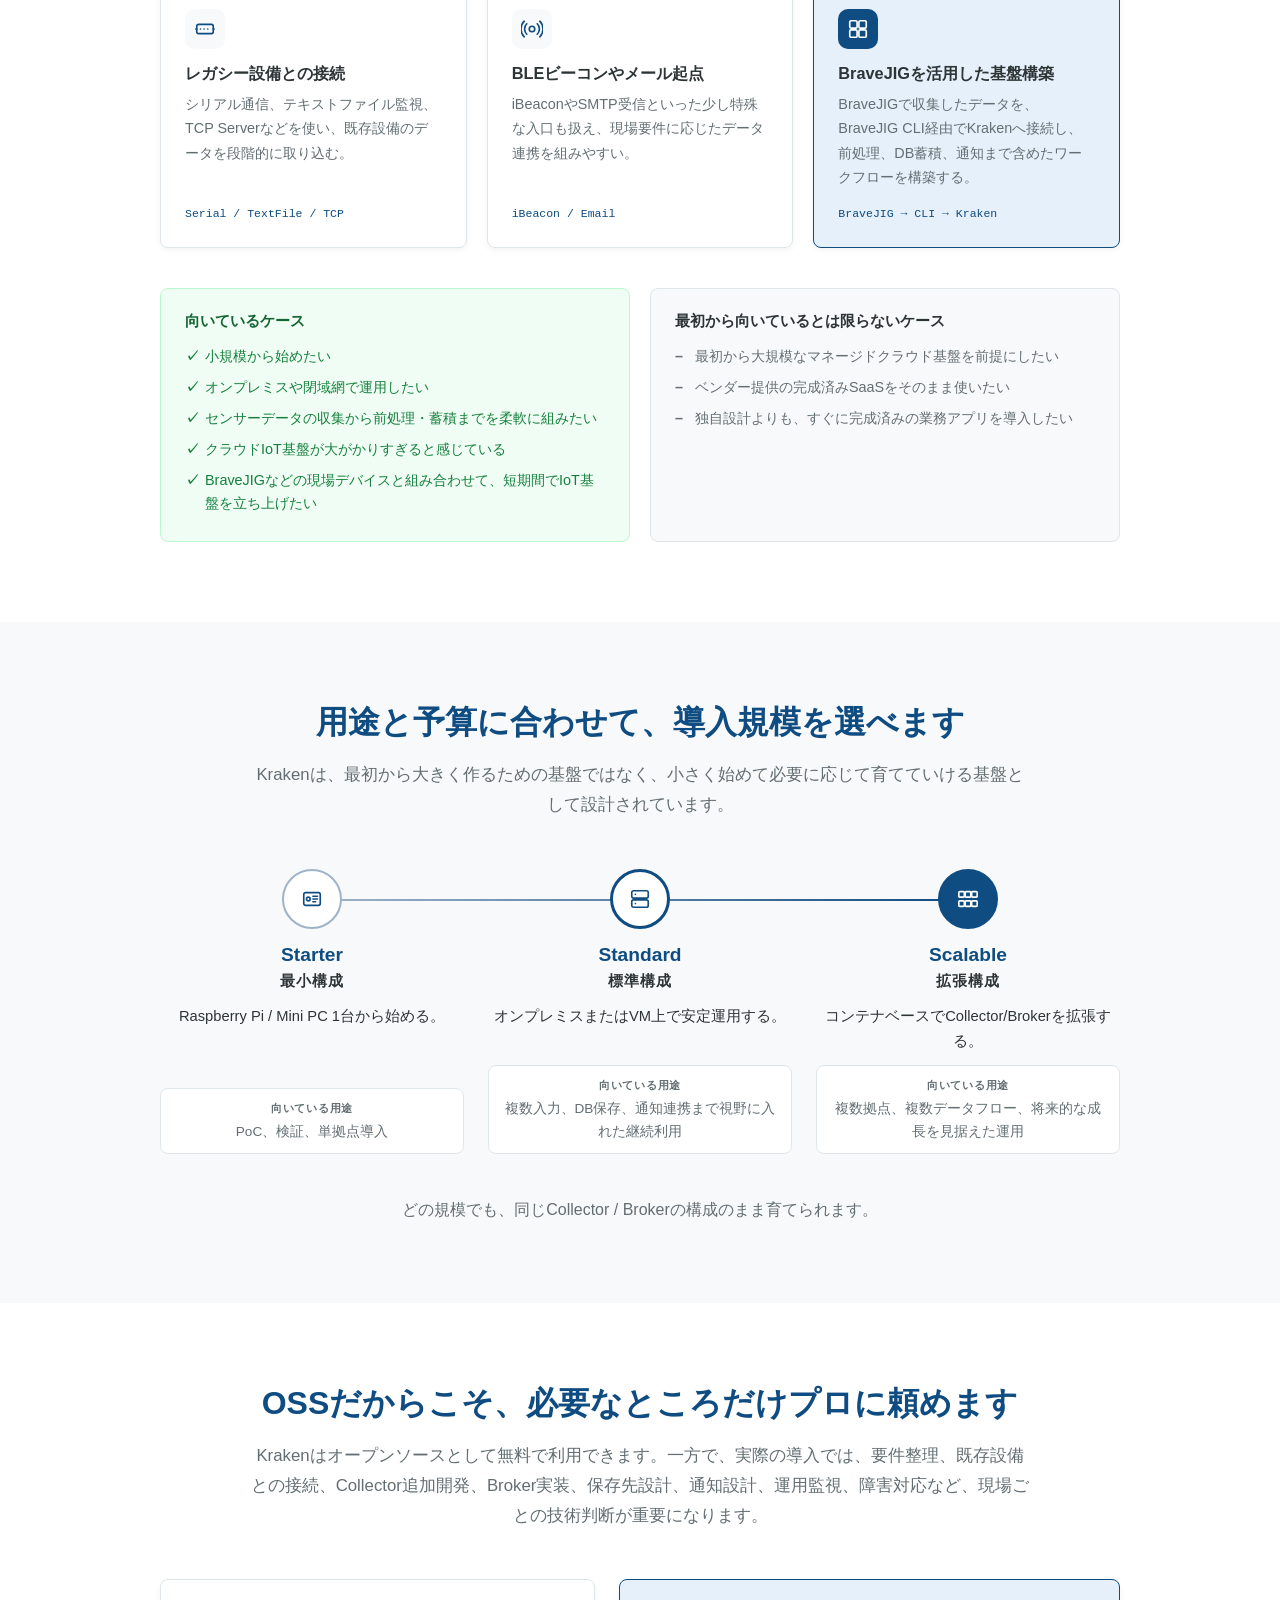
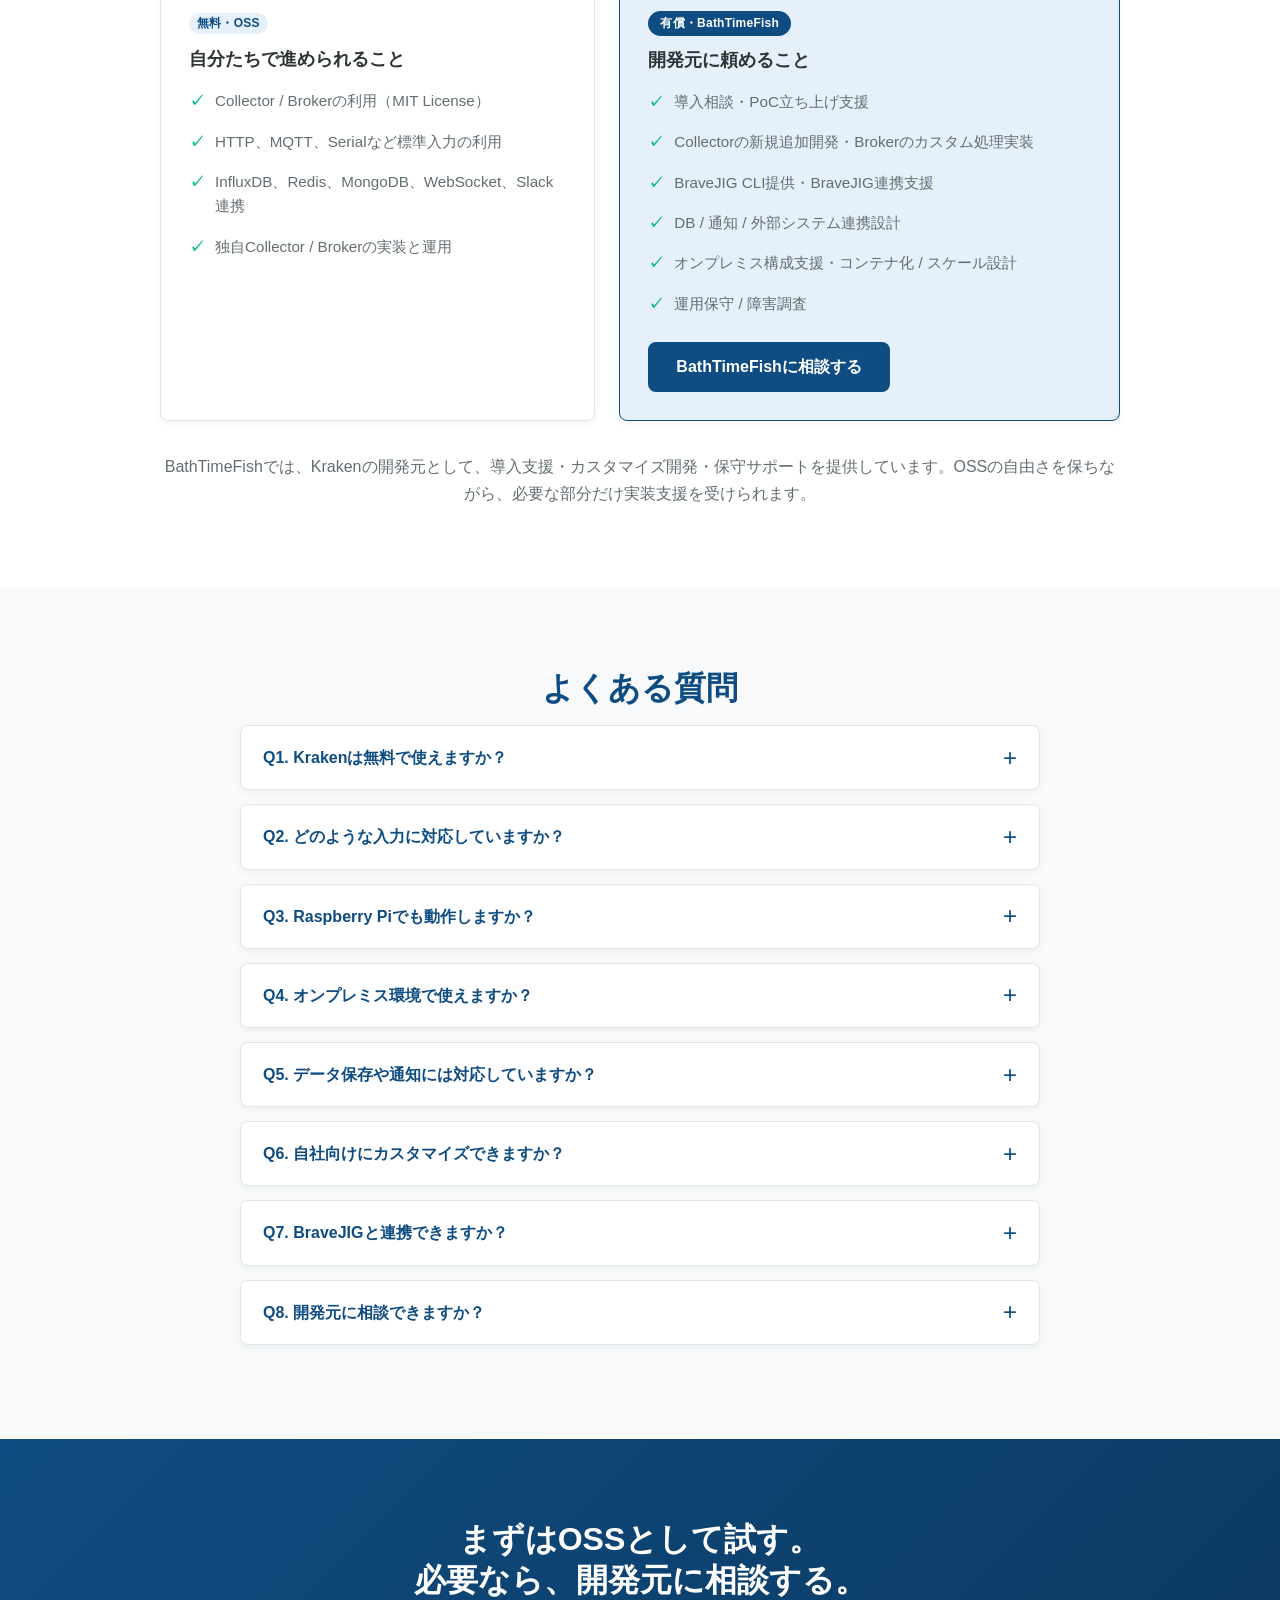
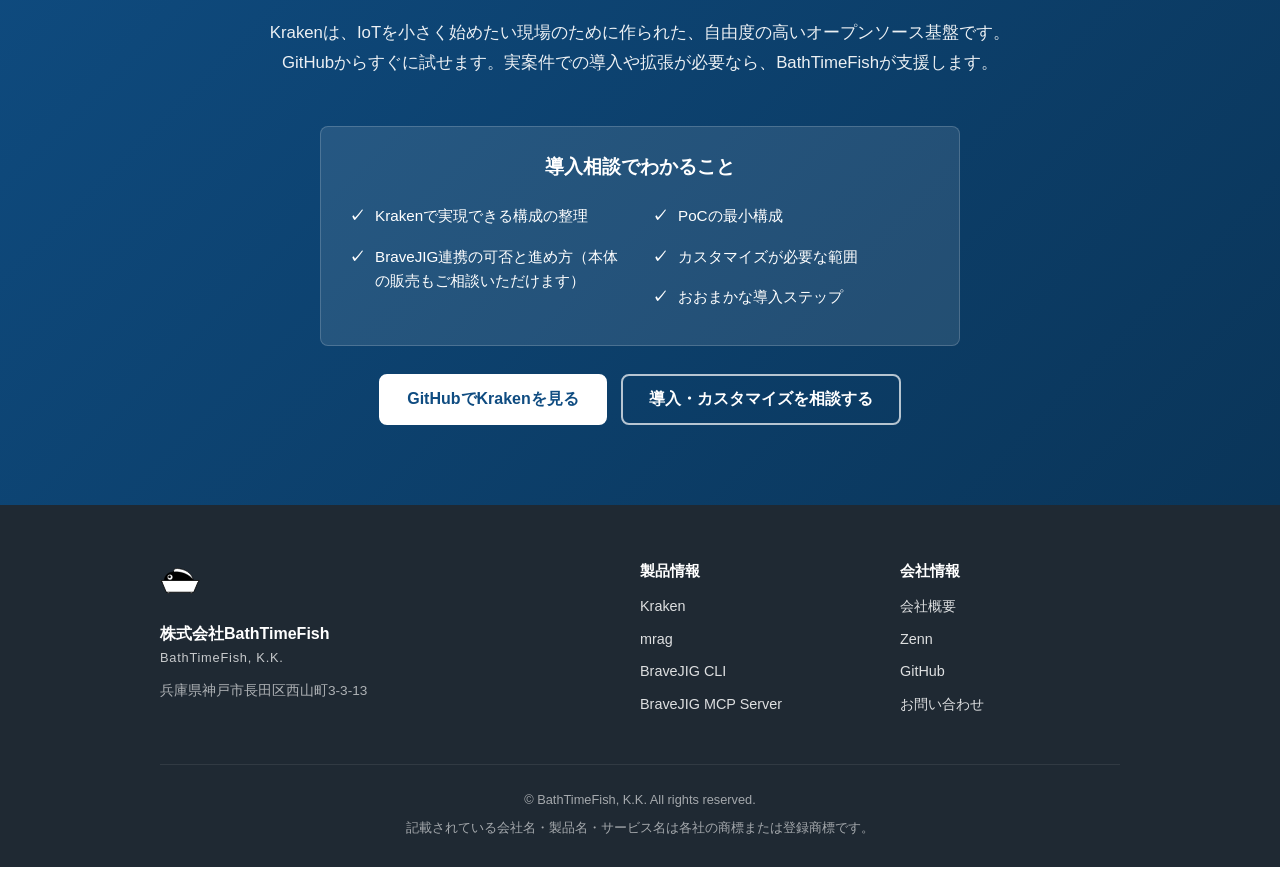
<file: kraken/index.html>
<!DOCTYPE html>
<html lang="ja">
<head>
    <meta charset="UTF-8">
    <meta name="viewport" content="width=device-width, initial-scale=1.0">
    <title>Kraken - IoTを、もっと小さく、自由に。</title>
    <meta name="description" content="クラウドが重すぎる現場に、ちょうどいい選択肢。OSSのIoTデータルーター「Kraken」">
    <link rel="canonical" href="https://www.bathtimefish.com/kraken/">
    <link rel="alternate" hreflang="ja" href="https://www.bathtimefish.com/kraken/">
    <link rel="alternate" hreflang="en" href="https://www.bathtimefish.com/kraken/en.html">
    <link rel="alternate" hreflang="x-default" href="https://www.bathtimefish.com/kraken/">
    <link rel="icon" type="image/svg+xml" href="/bathtimefish.svg">
    <link rel="alternate icon" type="image/png" href="/bathtimefish.png">
    <link rel="stylesheet" href="/css/site.css">
    <link rel="stylesheet" href="kraken.css">
</head>
<body>
    <header class="site-header">
  <div class="container site-header-inner">
    <a class="site-brand" href="/">
      <img src="/bathtimefish.svg" alt="" width="32" height="32">
      <span class="site-brand-name">株式会社BathTimeFish</span>
    </a>
    <button class="nav-toggle" type="button" aria-controls="site-nav" aria-expanded="false" aria-label="メニュー">
      <span></span><span></span><span></span>
    </button>
    <nav class="site-nav" id="site-nav" aria-label="サイトナビゲーション">
      <ul class="site-nav-list">
        <li>
          <details class="nav-dropdown">
            <summary>製品情報</summary>
            <ul class="nav-dropdown-menu">
              <li><a href="/kraken/">Kraken<small>OSS IoTデータルーター</small></a></li>
              <li><a href="/mrag/">mrag<small>OSS ローカルRAG構築ツール</small></a></li>
              <li><a href="/bjigcli/">BraveJIG CLI<small>BraveJIG向けCLIツール</small></a></li>
              <li><a href="/bjigmcp/">BraveJIG MCP Server<small>AIエージェント向けMCPサーバー</small></a></li>
            </ul>
          </details>
        </li>
        <li><a href="/company.html">会社概要</a></li>
        <li><a href="https://zenn.dev/bathtimefish" target="_blank" rel="noopener">Zenn</a></li>
      </ul>
    </nav>
  </div>
</header>

<div class="page-nav">
  <div class="container page-nav-inner">
    <a class="page-nav-brand" href="./"><img src="assets/kraken-logo-300.png" alt=""><span>Kraken</span><span class="badge badge-soft">OSS</span></a>
    <nav class="page-nav-links" aria-label="Kraken">
      <a href="#architecture">構成</a>
      <a href="#quickstart">クイックスタート</a>
      <a href="#bravejig">BraveJIG連携</a>
      <a href="#usecases">ユースケース</a>
      <a href="#models">導入モデル</a>
      <a href="#support">サポート</a>
      <a href="#faq">FAQ</a>
      <a href="#contact" class="nav-cta">相談する</a>
    </nav>
    <a class="lang-switch" href="en.html" lang="en" hreflang="en">English</a>
  </div>
</div>

    <main>
        <!-- 1. Hero -->
        <section class="hero kr-hero" id="hero">
            <div class="container hero-grid kr-hero-grid">
                <div class="hero-content">
                    <p class="kr-eyebrow"><span class="badge badge-soft">Open Source</span><span>IoT Data Router</span></p>
                    <h1 class="hero-title">IoTを、もっと小さく、<br>自由に。</h1>
                    <p class="hero-sub">クラウドが重すぎる現場に、ちょうどいい選択肢。</p>
                    <p class="hero-text">Krakenは、<strong>Kraken Collector</strong> と <strong>Kraken Broker</strong> を組み合わせて、IoTデータの収集・加工・保存・通知までを柔軟に構築できるオープンソースのIoTデータルーターです。</p>
                    <p class="hero-note">Raspberry Piのような小さな環境から、コンテナベースのスケーラブルな構成まで、用途とコストに応じて育てられます。大規模クラウドIoT基盤が必要な案件もある一方で、Krakenは、より小さく、より自由に始めたい現場のための選択肢です。</p>
                    <div class="btn-group">
                        <a href="https://github.com/bathtimefish/kraken_collector" class="btn btn-primary" target="_blank" rel="noopener noreferrer">GitHubで見る</a>
                        <a href="https://forms.gle/X2RKJqLNiJXBfnKW8" class="btn btn-secondary" target="_blank" rel="noopener noreferrer">導入・カスタマイズを相談する</a>
                    </div>
                    <ul class="kr-trust" aria-label="Krakenの基本情報">
                        <li><span class="kr-trust-k">License</span><span class="kr-trust-v">MIT</span></li>
                        <li><span class="kr-trust-k">Collector</span><span class="kr-trust-v">Rust</span></li>
                        <li><span class="kr-trust-k">Broker</span><span class="kr-trust-v">Python</span></li>
                        <li><span class="kr-trust-k">Transport</span><span class="kr-trust-v">gRPC</span></li>
                        <li><span class="kr-trust-k">Runs on</span><span class="kr-trust-v">Raspberry Pi 〜 Container</span></li>
                    </ul>
                </div>
                <div class="hero-visual kr-hero-visual">
                    <svg class="kr-diagram" viewBox="0 0 660 320" role="img" aria-labelledby="kr-diagram-title">
                        <title id="kr-diagram-title">Sensors / Devices / Apps から Kraken Collector へ、gRPC で Kraken Broker へ、そして DB / Notification / Apps へデータが流れる構成図</title>
                        <defs>
                            <marker id="kr-arrow" viewBox="0 0 10 10" refX="9" refY="5" markerWidth="7" markerHeight="7" orient="auto-start-reverse">
                                <path d="M0 0 L10 5 L0 10 z" fill="#9fb3c8"/>
                            </marker>
                        </defs>
                        <!-- input nodes -->
                        <g class="kr-node kr-node-in">
                            <rect x="16" y="52" width="112" height="44" rx="8"/><text x="72" y="79">Sensors</text>
                        </g>
                        <g class="kr-node kr-node-in">
                            <rect x="16" y="138" width="112" height="44" rx="8"/><text x="72" y="165">Devices</text>
                        </g>
                        <g class="kr-node kr-node-in">
                            <rect x="16" y="224" width="112" height="44" rx="8"/><text x="72" y="251">External Apps</text>
                        </g>
                        <!-- paths -->
                        <path id="kr-p-in1" class="kr-path" d="M128 74 C 160 74, 160 160, 190 160"/>
                        <path id="kr-p-in2" class="kr-path" d="M128 160 L 190 160"/>
                        <path id="kr-p-in3" class="kr-path" d="M128 246 C 160 246, 160 160, 190 160"/>
                        <path id="kr-p-core" class="kr-path kr-path-core" d="M300 160 L 360 160" marker-end="url(#kr-arrow)"/>
                        <path id="kr-p-out1" class="kr-path" d="M470 160 C 500 160, 500 74, 532 74"/>
                        <path id="kr-p-out2" class="kr-path" d="M470 160 L 532 160"/>
                        <path id="kr-p-out3" class="kr-path" d="M470 160 C 500 160, 500 246, 532 246"/>
                        <text class="kr-path-label" x="330" y="148">gRPC</text>
                        <!-- core nodes -->
                        <g class="kr-node kr-node-collector">
                            <rect x="190" y="118" width="110" height="84" rx="10"/>
                            <text x="245" y="152" class="kr-node-name">Kraken</text>
                            <text x="245" y="172" class="kr-node-name">Collector</text>
                            <text x="245" y="192" class="kr-node-sub">Rust</text>
                        </g>
                        <g class="kr-node kr-node-broker">
                            <rect x="360" y="118" width="110" height="84" rx="10"/>
                            <text x="415" y="152" class="kr-node-name">Kraken</text>
                            <text x="415" y="172" class="kr-node-name">Broker</text>
                            <text x="415" y="192" class="kr-node-sub">Python</text>
                        </g>
                        <!-- output nodes -->
                        <g class="kr-node kr-node-out">
                            <rect x="532" y="52" width="112" height="44" rx="8"/><text x="588" y="79">DB</text>
                        </g>
                        <g class="kr-node kr-node-out">
                            <rect x="532" y="138" width="112" height="44" rx="8"/><text x="588" y="165">Notification</text>
                        </g>
                        <g class="kr-node kr-node-out">
                            <rect x="532" y="224" width="112" height="44" rx="8"/><text x="588" y="251">Apps</text>
                        </g>
                        <!-- moving packets -->
                        <g class="kr-packets">
                            <circle r="4"><animateMotion dur="2.6s" repeatCount="indefinite" begin="0s"><mpath href="#kr-p-in1"/></animateMotion></circle>
                            <circle r="4"><animateMotion dur="2.6s" repeatCount="indefinite" begin="0.9s"><mpath href="#kr-p-in2"/></animateMotion></circle>
                            <circle r="4"><animateMotion dur="2.6s" repeatCount="indefinite" begin="1.8s"><mpath href="#kr-p-in3"/></animateMotion></circle>
                            <circle r="4" class="kr-packet-core"><animateMotion dur="1.3s" repeatCount="indefinite" begin="0s"><mpath href="#kr-p-core"/></animateMotion></circle>
                            <circle r="4"><animateMotion dur="2.6s" repeatCount="indefinite" begin="0.4s"><mpath href="#kr-p-out1"/></animateMotion></circle>
                            <circle r="4"><animateMotion dur="2.6s" repeatCount="indefinite" begin="1.3s"><mpath href="#kr-p-out2"/></animateMotion></circle>
                            <circle r="4"><animateMotion dur="2.6s" repeatCount="indefinite" begin="2.2s"><mpath href="#kr-p-out3"/></animateMotion></circle>
                        </g>
                    </svg>
                    <p class="kr-diagram-caption">Devices / Sensors → Kraken Collector → gRPC → Kraken Broker → DB / Notification / Apps</p>
                </div>
            </div>
        </section>

        <!-- 2. 課題提起 -->
        <section class="section section-alt" id="problem">
            <div class="container">
                <h2 class="section-title">クラウドIoTが、少し大きすぎる現場へ。</h2>
                <p class="section-lead">IoTを始めたいのに、クラウド、アプリケーション、運用基盤まで含めると構成が大掛かりになりすぎる。<br>そんな悩みは、現場主導でIoTを導入したい企業や、小規模PoCから始めたいチームほど強くなります。</p>
                <div class="kr-pains">
                    <div class="kr-pain">
                        <span class="kr-pain-icon" aria-hidden="true"><svg viewBox="0 0 24 24"><path d="M12 3v18M5 8h9a3 3 0 0 1 0 6H8a3 3 0 0 0 0 6h11"/></svg></span>
                        <h3>コスト・専有性</h3>
                        <p>サブスクリプションコストをできるだけ抑えたい。クラウド前提の構成に不安がある。</p>
                    </div>
                    <div class="kr-pain">
                        <span class="kr-pain-icon" aria-hidden="true"><svg viewBox="0 0 24 24"><rect x="3" y="10" width="18" height="11" rx="2"/><path d="M7 10V7a5 5 0 0 1 10 0v3"/></svg></span>
                        <h3>オンプレミス志向</h3>
                        <p>すべてのリソースを作業現場内（閉域網など）で管理したい。</p>
                    </div>
                    <div class="kr-pain">
                        <span class="kr-pain-icon" aria-hidden="true"><svg viewBox="0 0 24 24"><rect x="4" y="4" width="16" height="16" rx="3"/><path d="M9 12h6"/></svg></span>
                        <h3>ミニマルな要件</h3>
                        <p>まずは小さく始めたいのに構成がtoo muchになりやすい。多機能さより、必要な機能をすぐ組めることを重視したい。</p>
                    </div>
                </div>
                <p class="section-note">Krakenはこうした背景から生まれました。クラウドIoT基盤の豊富な機能が必要な案件もある一方で、運用コストや専有性を重視し、よりコンパクトな構成を求める現場も多くあります。Krakenは、そのために「小さくIoTをスタートする」ことを目的として開発されています。</p>
            </div>
        </section>

        <!-- 3. 構成（Krakenとは + Collector / Broker） -->
        <section class="section" id="architecture">
            <div class="container">
                <h2 class="section-title">収集から処理まで、IoTデータの流れをシンプルに。</h2>
                <p class="section-lead">Krakenは、<strong>Collector</strong> が多様なプロトコルやデータソースからデータを受け取り、<strong>Broker</strong> がそのデータを加工・保存・通知・外部連携へつなぐ、2層構成のIoTバックエンドです。<br>入力と出力を選んで、あなたの現場の構成を組んでみてください。</p>

                <div class="kr-builder" id="builder">
                    <div class="kr-builder-col">
                        <h3 class="kr-builder-heading"><span class="kr-step-num">1</span>入力を選ぶ<small>Collector</small></h3>
                        <div class="kr-chips" role="group" aria-label="入力">
                            <button type="button" class="kr-chip is-active" data-in="webhook">HTTP Webhooks</button>
                            <button type="button" class="kr-chip" data-in="mqtt">MQTT</button>
                            <button type="button" class="kr-chip" data-in="websocket">WebSocket</button>
                            <button type="button" class="kr-chip" data-in="ibeacon">iBeacon (BLE)</button>
                            <button type="button" class="kr-chip" data-in="serial">Serial</button>
                            <button type="button" class="kr-chip" data-in="textfile">TextFile</button>
                            <button type="button" class="kr-chip" data-in="camera">Camera</button>
                            <button type="button" class="kr-chip" data-in="email">Email (SMTP)</button>
                            <button type="button" class="kr-chip kr-chip-paid" data-in="bravejig">BraveJIG<span>有償</span></button>
                            <button type="button" class="kr-chip" data-in="tcp">TCP Server</button>
                        </div>
                    </div>
                    <div class="kr-builder-core" aria-hidden="true">
                        <div class="kr-core-node kr-core-collector"><span>Kraken</span>Collector<small>Rust</small></div>
                        <div class="kr-core-link"><span>gRPC</span></div>
                        <div class="kr-core-node kr-core-broker"><span>Kraken</span>Broker<small>Python</small></div>
                    </div>
                    <div class="kr-builder-col">
                        <h3 class="kr-builder-heading"><span class="kr-step-num">2</span>出力を選ぶ<small>Broker</small></h3>
                        <div class="kr-chips" role="group" aria-label="出力">
                            <button type="button" class="kr-chip is-active" data-out="slack">Slack</button>
                            <button type="button" class="kr-chip" data-out="influxdb">InfluxDB</button>
                            <button type="button" class="kr-chip" data-out="redis">Redis</button>
                            <button type="button" class="kr-chip" data-out="mongodb">MongoDB</button>
                            <button type="button" class="kr-chip" data-out="websocket">WebSocket</button>
                            <button type="button" class="kr-chip" data-out="custom">Custom Broker</button>
                        </div>
                    </div>
                </div>

                <div class="kr-trace" aria-live="polite">
                    <div class="kr-trace-line">
                        <span class="kr-trace-node kr-trace-in" id="trace-in">HTTP Webhooks</span>
                        <span class="kr-trace-arrow">→</span>
                        <span class="kr-trace-node kr-trace-collector">Collector</span>
                        <span class="kr-trace-arrow">→</span>
                        <span class="kr-trace-node kr-trace-broker">Broker</span>
                        <span class="kr-trace-arrow">→</span>
                        <span class="kr-trace-node kr-trace-out" id="trace-out">Slack</span>
                    </div>
                    <pre class="kr-log" id="trace-log"></pre>
                    <p class="kr-trace-note">※ データの流れのイメージです。入力・出力はそれぞれ複数を同時に構成できます。</p>
                </div>

                <div class="grid-2 kr-layers">
                    <div class="card card-top">
                        <div class="kr-layer-head"><h3>Kraken Collector</h3><span class="kr-lang kr-lang-rust">Rust</span></div>
                        <p><strong>多様な入力を受け止める、軽量データ収集レイヤー。</strong></p>
                        <p>エッジIoTセンサや周辺システムからデータを収集するアプリケーションです。Rustで実装されており、Kraken Brokerに対応するgRPCクライアントとして軽量かつスケーラブルに動作します。必要に応じて新しいcollectorを追加して拡張できます。</p>
                    </div>
                    <div class="card card-top kr-card-broker">
                        <div class="kr-layer-head"><h3>Kraken Broker</h3><span class="kr-lang kr-lang-python">Python</span></div>
                        <p><strong>受信データを業務処理へつなぐ、柔軟なブローカーレイヤー。</strong></p>
                        <p>Collectorからのデータを受信し、加工、保存、通知などのカスタム処理を実行するデータブローカーです。業務に必要な処理はbrokerとして記述・追加でき、イベントドリブンで非同期に実行されます。現状はPython版が提供されています。機械学習をはじめとするデータ分析系のライブラリが豊富で、処理を簡潔に記述できることからPythonを採用しています。</p>
                    </div>
                </div>
            </div>
        </section>

        <!-- 4. クイックスタート -->
        <section class="section kr-quickstart" id="quickstart">
            <div class="container">
                <h2 class="section-title">3ステップで、最初のデータが届く。</h2>
                <p class="section-lead">Brokerを起動し、Collectorを起動し、curlで1件送る。それだけでSlackに通知が届きます。<br>READMEの手順をそのまま抜粋しています。</p>

                <div class="kr-steps">
                    <div class="kr-step">
                        <div class="kr-step-head"><span class="kr-step-num">1</span><h3>Brokerを起動する</h3><span class="kr-lang kr-lang-python">Python</span></div>
                        <p>Slack通知を行うBrokerとして起動します。Webhook URLはご自身のSlackのものに置き換えてください。</p>
                        <div class="kr-code">
                            <button type="button" class="kr-copy" aria-label="コードをコピー">Copy</button>
<pre><code><span class="c"># clone</span>
git clone https://github.com/bathtimefish/kraken_broker_python
cd kraken_broker_python

<span class="c"># Slack broker として設定</span>
export PYTHONDONTWRITEBYTECODE=1
export KRAKENB_DEBUG=1
export KRAKENB_GRPC_HOST=[::]:50051
export KRAKENB_SLACK_URL=[YOUR_SLACK_WEBHOOK_URL]

python ./src/main.py</code></pre>
                        </div>
                        <div class="kr-output"><span class="kr-output-label">起動ログ</span><pre>INFO:root:gRPC server was started on `[::]:50051`
INFO:root:KRAKEN BROKER is running as debug mode.</pre></div>
                    </div>

                    <div class="kr-step">
                        <div class="kr-step-head"><span class="kr-step-num">2</span><h3>Collectorを起動する</h3><span class="kr-lang kr-lang-rust">Rust</span></div>
                        <p>HTTP Webhookを受け付けるCollectorとしてビルド・起動します。</p>
                        <div class="kr-code">
                            <button type="button" class="kr-copy" aria-label="コードをコピー">Copy</button>
<pre><code><span class="c"># clone &amp; build</span>
git clone https://github.com/bathtimefish/kraken_collector
cd kraken_collector
cargo build

<span class="c"># Webhook receiver として設定</span>
export KRKNC_BROKER_HOST=http://[::1]:50051
export KRKNC_WEBHOOK_PATH=webhook
export KRKNC_WEBHOOK_PORT=3000

RUST_LOG=error,main=debug cargo run --bin main</code></pre>
                        </div>
                        <div class="kr-output"><span class="kr-output-label">起動ログ</span><pre>[INFO  main] KRAKEN Collector -- The Highlevel Data Collector -- boot sequence start.
[DEBUG main::collectors::webhook] Webhook server was started and is listening on http://0.0.0.0:3000</pre></div>
                    </div>

                    <div class="kr-step">
                        <div class="kr-step-head"><span class="kr-step-num">3</span><h3>データを送る</h3></div>
                        <p>センサーの代わりにcurlで1件POSTします。</p>
                        <div class="kr-code">
                            <button type="button" class="kr-copy" aria-label="コードをコピー">Copy</button>
<pre><code>curl -X POST -H "Content-Type: application/json" \
  -d '{"id":"101", "name":"env-sensor", "temp":"25.6", "hum":"52.4"}' \
  http://localhost:3000/webhook</code></pre>
                        </div>
                        <div class="kr-output kr-output-slack"><span class="kr-output-label">Slackに届くメッセージ</span><pre>kind=collector, provider=webhook, payload={"id":"101", "name":"env-sensor", "temp":"25.6", "hum":"52.4"}</pre></div>
                    </div>
                </div>

                <p class="section-note">ビルドにはRust（cargo）とPython、およびREADME記載のパッケージ（protobuf-compiler など）が必要です。詳細は <a href="https://github.com/bathtimefish/kraken_collector#getting-started" target="_blank" rel="noopener noreferrer">GitHubのGetting Started</a> をご覧ください。</p>
            </div>
        </section>

        <!-- 5. BraveJIG連携 -->
        <section class="section kr-bravejig" id="bravejig">
            <div class="container">
                <div class="kr-bravejig-grid">
                    <div class="kr-bravejig-text">
                        <p class="kr-eyebrow"><span class="badge">BathTimeFish ならでは</span></p>
                        <h2 class="section-title">BraveJIGの現場データを、<br>すぐ業務フローへ。</h2>
                        <p>BathTimeFishは、<strong>Krakenの開発元であり、BraveJIGの組み込みパートナーです。</strong>BraveJIG本体の販売から導入、現場データの取得、その後の活用基盤づくりまで一貫して提供できます。</p>
                        <p>BathTimeFish提供の <strong>BraveJIG CLI（有償）</strong> を介して、BraveJIGのセンサーデータを <strong>Kraken Collector</strong> に接続し、<strong>Kraken Broker</strong> を通じて前処理、蓄積、通知、外部連携まで一気通貫で構築できます。</p>
                        <p>センサーをつないで終わりではなく、取得したデータを実際の業務で使える形に整え、保存し、通知し、外部システムへ渡す。BraveJIGと自社システムとのデータ連携や、BraveJIGのセンサー値をもとに機器を動かすデータドリブンな制御の自動化も、Kraken Brokerの処理として実装できます。<strong>現場でデータを取れる状態を作るだけでなく、その先の保存・通知・外部連携まで設計することで、IoT導入をPoCで終わらせず実運用につなげやすくします。</strong></p>
                        <div class="btn-group">
                            <a href="https://forms.gle/X2RKJqLNiJXBfnKW8" class="btn btn-primary" target="_blank" rel="noopener noreferrer">BraveJIG × Kraken の導入を相談する</a>
                            <a href="/bjigcli/" class="btn btn-secondary">BraveJIG CLIを見る</a>
                        </div>
                    </div>
                    <div class="kr-bravejig-side">
                        <ol class="kr-bj-steps">
                            <li>
                                <span class="kr-bj-step-tag">BraveJIG</span>
                                <strong>集める</strong>
                                <span>LANから始められるモジュラー型IoTデバイス</span>
                            </li>
                            <li>
                                <span class="kr-bj-step-tag kr-bj-step-tag-paid">BraveJIG CLI・有償</span>
                                <strong>つなぐ</strong>
                                <span>BathTimeFish提供。センサーデータをKraken Collectorへ</span>
                            </li>
                            <li>
                                <span class="kr-bj-step-tag kr-bj-step-tag-oss">Kraken・OSS</span>
                                <strong>活かす</strong>
                                <span>前処理・蓄積・通知・外部連携まで一気通貫</span>
                            </li>
                        </ol>
                        <div class="kr-bj-support">
                            <strong>導入支援</strong>
                            <span>BraveJIG本体の販売・導入からKraken連携、運用設計までBathTimeFishがまとめて提供します。</span>
                        </div>
                        <p class="kr-bj-note">※ BraveJIGは、インターネットに繋がずLANからスタートでき、モジュール構成で導入しやすい現場向けのIoTデバイスシリーズとして案内されています。BathTimeFishはBraveJIG組み込みパートナーとして、本体の販売と導入支援を行っています。</p>
                    </div>
                </div>
            </div>
        </section>

        <!-- 6. 強み -->
        <section class="section section-alt" id="strengths">
            <div class="container">
                <h2 class="section-title">Krakenが選ばれる理由</h2>
                <ul class="kr-strengths">
                    <li><h3>小さく始められる</h3><p>Raspberry Piのような低リソース環境でも動作し、オンプレミスで小さくIoTをスタートできます。</p></li>
                    <li><h3>クラウド前提ではない</h3><p>クラウド依存を前提とせず、現場内・閉域網・専有環境での運用にも向いています。</p></li>
                    <li><h3>必要な機能を迅速に構築</h3><p>多機能性よりも、IoTバックグラウンドシステムに必要最低限の機能を素早く構築できることにフォーカスしています。</p></li>
                    <li><h3>入力経路が広い</h3><p>Webhook、MQTT、BLE、シリアル、ファイル、カメラ、メール、TCPなど、多様な現場入力に対応できます。</p></li>
                    <li><h3>自由に拡張できる</h3><p>CollectorやBrokerを追加・カスタマイズすることで、自社業務や現場要件に合わせた拡張が可能です。</p></li>
                    <li><h3>無料で使えるOSS</h3><p>オープンライセンスのため無料で利用でき、必要に応じて独自実装・独自運用へ発展できます。</p></li>
                </ul>
            </div>
        </section>

        <!-- 7. ユースケース -->
        <section class="section" id="usecases">
            <div class="container">
                <h2 class="section-title">こんな現場でKrakenは活躍します</h2>
                <div class="kr-cases">
                    <article class="kr-case">
                        <span class="kr-case-icon" aria-hidden="true"><svg viewBox="0 0 24 24"><path d="M3 21V9l6 4V9l6 4V9l6 4v8z"/><path d="M7 21v-4M12 21v-4M17 21v-4"/></svg></span>
                        <h3>工場設備の監視と通知</h3>
                        <p>センサーデータを収集し、Brokerで閾値判定や整形を行い、InfluxDBへの保存やSlack通知につなげる。</p>
                        <p class="kr-case-flow">Serial / MQTT → InfluxDB + Slack</p>
                    </article>
                    <article class="kr-case">
                        <span class="kr-case-icon" aria-hidden="true"><svg viewBox="0 0 24 24"><rect x="3" y="4" width="18" height="16" rx="2"/><path d="M3 10h18M8 4v6"/></svg></span>
                        <h3>閉域環境でのIoT導入</h3>
                        <p>クラウド前提にしづらい現場で、Collector/Brokerをオンプレミスに構築し、データ収集から処理までを完結させる。</p>
                        <p class="kr-case-flow">閉域網内で完結</p>
                    </article>
                    <article class="kr-case">
                        <span class="kr-case-icon" aria-hidden="true"><svg viewBox="0 0 24 24"><path d="M5 3h14v18H5z"/><path d="M9 7h6M9 11h6M9 15h3"/></svg></span>
                        <h3>PoC・実証実験</h3>
                        <p>Raspberry PiやMini PC上で最小構成を作り、まずデータを集めて試すところから素早く始められる。</p>
                        <p class="kr-case-flow">Raspberry Pi 1台から</p>
                    </article>
                    <article class="kr-case">
                        <span class="kr-case-icon" aria-hidden="true"><svg viewBox="0 0 24 24"><rect x="3" y="7" width="18" height="10" rx="2"/><path d="M7 12h.01M11 12h.01M15 12h.01M3 12h-1M22 12h-1"/></svg></span>
                        <h3>レガシー設備との接続</h3>
                        <p>シリアル通信、テキストファイル監視、TCP Serverなどを使い、既存設備のデータを段階的に取り込む。</p>
                        <p class="kr-case-flow">Serial / TextFile / TCP</p>
                    </article>
                    <article class="kr-case">
                        <span class="kr-case-icon" aria-hidden="true"><svg viewBox="0 0 24 24"><circle cx="12" cy="12" r="3"/><path d="M6.3 6.3a8 8 0 0 0 0 11.4M17.7 6.3a8 8 0 0 1 0 11.4M3.5 3.5a12 12 0 0 0 0 17M20.5 3.5a12 12 0 0 1 0 17"/></svg></span>
                        <h3>BLEビーコンやメール起点</h3>
                        <p>iBeaconやSMTP受信といった少し特殊な入口も扱え、現場要件に応じたデータ連携を組みやすい。</p>
                        <p class="kr-case-flow">iBeacon / Email</p>
                    </article>
                    <article class="kr-case kr-case-bj">
                        <span class="kr-case-icon" aria-hidden="true"><svg viewBox="0 0 24 24"><rect x="3" y="3" width="8" height="8" rx="1.5"/><rect x="13" y="3" width="8" height="8" rx="1.5"/><rect x="3" y="13" width="8" height="8" rx="1.5"/><rect x="13" y="13" width="8" height="8" rx="1.5"/></svg></span>
                        <h3>BraveJIGを活用した基盤構築</h3>
                        <p>BraveJIGで収集したデータを、BraveJIG CLI経由でKrakenへ接続し、前処理、DB蓄積、通知まで含めたワークフローを構築する。</p>
                        <p class="kr-case-flow">BraveJIG → CLI → Kraken</p>
                    </article>
                </div>

                <div class="kr-fit">
                    <div class="kr-fit-col kr-fit-yes">
                        <h3>向いているケース</h3>
                        <ul>
                            <li>小規模から始めたい</li>
                            <li>オンプレミスや閉域網で運用したい</li>
                            <li>センサーデータの収集から前処理・蓄積までを柔軟に組みたい</li>
                            <li>クラウドIoT基盤が大がかりすぎると感じている</li>
                            <li>BraveJIGなどの現場デバイスと組み合わせて、短期間でIoT基盤を立ち上げたい</li>
                        </ul>
                    </div>
                    <div class="kr-fit-col kr-fit-no">
                        <h3>最初から向いているとは限らないケース</h3>
                        <ul>
                            <li>最初から大規模なマネージドクラウド基盤を前提にしたい</li>
                            <li>ベンダー提供の完成済みSaaSをそのまま使いたい</li>
                            <li>独自設計よりも、すぐに完成済みの業務アプリを導入したい</li>
                        </ul>
                    </div>
                </div>
            </div>
        </section>

        <!-- 8. 導入モデル -->
        <section class="section section-alt" id="models">
            <div class="container">
                <h2 class="section-title">用途と予算に合わせて、導入規模を選べます</h2>
                <p class="section-lead">Krakenは、最初から大きく作るための基盤ではなく、小さく始めて必要に応じて育てていける基盤として設計されています。</p>
                <div class="kr-rail">
                    <div class="kr-rail-line" aria-hidden="true"></div>
                    <div class="kr-rail-node">
                        <span class="kr-rail-icon" aria-hidden="true"><svg viewBox="0 0 24 24"><rect x="3" y="5" width="18" height="14" rx="2"/><circle cx="8" cy="12" r="2"/><path d="M13 9h5M13 12h5M13 15h3"/></svg></span>
                        <h3>Starter</h3>
                        <p class="kr-rail-sub">最小構成</p>
                        <p>Raspberry Pi / Mini PC 1台から始める。</p>
                        <p class="kr-rail-fit"><strong>向いている用途</strong>PoC、検証、単拠点導入</p>
                    </div>
                    <div class="kr-rail-node">
                        <span class="kr-rail-icon" aria-hidden="true"><svg viewBox="0 0 24 24"><rect x="3" y="3" width="18" height="8" rx="2"/><rect x="3" y="13" width="18" height="8" rx="2"/><path d="M7 7h.01M7 17h.01"/></svg></span>
                        <h3>Standard</h3>
                        <p class="kr-rail-sub">標準構成</p>
                        <p>オンプレミスまたはVM上で安定運用する。</p>
                        <p class="kr-rail-fit"><strong>向いている用途</strong>複数入力、DB保存、通知連携まで視野に入れた継続利用</p>
                    </div>
                    <div class="kr-rail-node">
                        <span class="kr-rail-icon" aria-hidden="true"><svg viewBox="0 0 24 24"><rect x="2" y="4" width="6" height="6" rx="1"/><rect x="9" y="4" width="6" height="6" rx="1"/><rect x="16" y="4" width="6" height="6" rx="1"/><rect x="2" y="14" width="6" height="6" rx="1"/><rect x="9" y="14" width="6" height="6" rx="1"/><rect x="16" y="14" width="6" height="6" rx="1"/></svg></span>
                        <h3>Scalable</h3>
                        <p class="kr-rail-sub">拡張構成</p>
                        <p>コンテナベースでCollector/Brokerを拡張する。</p>
                        <p class="kr-rail-fit"><strong>向いている用途</strong>複数拠点、複数データフロー、将来的な成長を見据えた運用</p>
                    </div>
                </div>
                <p class="section-note">どの規模でも、同じCollector / Brokerの構成のまま育てられます。</p>
            </div>
        </section>

        <!-- 9. OSS + 有償サポート -->
        <section class="section" id="support">
            <div class="container">
                <h2 class="section-title">OSSだからこそ、必要なところだけプロに頼めます</h2>
                <p class="section-lead">Krakenはオープンソースとして無料で利用できます。一方で、実際の導入では、要件整理、既存設備との接続、Collector追加開発、Broker実装、保存先設計、通知設計、運用監視、障害対応など、現場ごとの技術判断が重要になります。</p>
                <div class="kr-support">
                    <div class="kr-support-col">
                        <span class="badge badge-soft">無料・OSS</span>
                        <h3>自分たちで進められること</h3>
                        <ul class="check-list">
                            <li>Collector / Brokerの利用（MIT License）</li>
                            <li>HTTP、MQTT、Serialなど標準入力の利用</li>
                            <li>InfluxDB、Redis、MongoDB、WebSocket、Slack連携</li>
                            <li>独自Collector / Brokerの実装と運用</li>
                        </ul>
                    </div>
                    <div class="kr-support-col kr-support-paid">
                        <span class="badge">有償・BathTimeFish</span>
                        <h3>開発元に頼めること</h3>
                        <ul class="check-list">
                            <li>導入相談・PoC立ち上げ支援</li>
                            <li>Collectorの新規追加開発・Brokerのカスタム処理実装</li>
                            <li>BraveJIG CLI提供・BraveJIG連携支援</li>
                            <li>DB / 通知 / 外部システム連携設計</li>
                            <li>オンプレミス構成支援・コンテナ化 / スケール設計</li>
                            <li>運用保守 / 障害調査</li>
                        </ul>
                        <a href="https://forms.gle/X2RKJqLNiJXBfnKW8" class="btn btn-primary" target="_blank" rel="noopener noreferrer">BathTimeFishに相談する</a>
                    </div>
                </div>
                <p class="section-note">BathTimeFishでは、Krakenの開発元として、導入支援・カスタマイズ開発・保守サポートを提供しています。OSSの自由さを保ちながら、必要な部分だけ実装支援を受けられます。</p>
            </div>
        </section>

        <!-- 10. FAQ -->
        <section class="section section-alt" id="faq">
            <div class="container">
                <h2 class="section-title">よくある質問</h2>
                <div class="faq-list">
                    <div class="faq-item">
                        <button class="faq-q" type="button"><span>Q1. Krakenは無料で使えますか？</span><span class="faq-icon" aria-hidden="true">+</span></button>
                        <div class="faq-a"><p>はい。KrakenはOSSとして公開されており、無料で利用できます。</p></div>
                    </div>
                    <div class="faq-item">
                        <button class="faq-q" type="button"><span>Q2. どのような入力に対応していますか？</span><span class="faq-icon" aria-hidden="true">+</span></button>
                        <div class="faq-a"><p>HTTP Webhooks、MQTT、WebSocket、iBeacon、シリアル通信、テキストファイル監視、Camera、Email、BraveJIG、TCP Serverなどに対応しています。</p></div>
                    </div>
                    <div class="faq-item">
                        <button class="faq-q" type="button"><span>Q3. Raspberry Piでも動作しますか？</span><span class="faq-icon" aria-hidden="true">+</span></button>
                        <div class="faq-a"><p>はい。KrakenはRaspberry Piのような低リソースなコンピュータ上で、小さくIoTをスタートする用途を想定しています。</p></div>
                    </div>
                    <div class="faq-item">
                        <button class="faq-q" type="button"><span>Q4. オンプレミス環境で使えますか？</span><span class="faq-icon" aria-hidden="true">+</span></button>
                        <div class="faq-a"><p>はい。Krakenはクラウドおよびオンプレミス環境の両方で利用できる構成として設計されています。</p></div>
                    </div>
                    <div class="faq-item">
                        <button class="faq-q" type="button"><span>Q5. データ保存や通知には対応していますか？</span><span class="faq-icon" aria-hidden="true">+</span></button>
                        <div class="faq-a"><p>はい。Brokerでデータ加工、保存、通知を行えます。InfluxDB、Redis、MongoDB、WebSocket、Slackなどの連携が可能です。</p></div>
                    </div>
                    <div class="faq-item">
                        <button class="faq-q" type="button"><span>Q6. 自社向けにカスタマイズできますか？</span><span class="faq-icon" aria-hidden="true">+</span></button>
                        <div class="faq-a"><p>はい。Collectorの追加実装やBrokerのカスタマイズにより、業務要件に応じた拡張が可能です。</p></div>
                    </div>
                    <div class="faq-item">
                        <button class="faq-q" type="button"><span>Q7. BraveJIGと連携できますか？</span><span class="faq-icon" aria-hidden="true">+</span></button>
                        <div class="faq-a"><p>はい。Kraken CollectorはBraveJIG連携に対応しており、BathTimeFishが提供するBraveJIG CLI（有償）を介してセンサーデータをKrakenへ取り込めます。これにより、前処理、DB保存、通知、外部連携まで含めたワークフローを構築できます。</p></div>
                    </div>
                    <div class="faq-item">
                        <button class="faq-q" type="button"><span>Q8. 開発元に相談できますか？</span><span class="faq-icon" aria-hidden="true">+</span></button>
                        <div class="faq-a"><p>はい。BathTimeFishでは導入相談、カスタマイズ開発、運用支援に加えて、BraveJIG CLIの提供およびBraveJIG連携支援も提供します。</p></div>
                    </div>
                </div>
            </div>
        </section>

        <!-- 11. 最終CTA -->
        <section class="section section-cta" id="contact">
            <div class="container">
                <h2 class="section-title">まずはOSSとして試す。<br>必要なら、開発元に相談する。</h2>
                <p class="section-lead">Krakenは、IoTを小さく始めたい現場のために作られた、自由度の高いオープンソース基盤です。GitHubからすぐに試せます。実案件での導入や拡張が必要なら、BathTimeFishが支援します。</p>
                <div class="cta-box">
                    <h3>導入相談でわかること</h3>
                    <ul class="check-list kr-cta-list">
                        <li>Krakenで実現できる構成の整理</li>
                        <li>BraveJIG連携の可否と進め方（本体の販売もご相談いただけます）</li>
                        <li>PoCの最小構成</li>
                        <li>カスタマイズが必要な範囲</li>
                        <li>おおまかな導入ステップ</li>
                    </ul>
                </div>
                <div class="btn-group is-center">
                    <a href="https://github.com/bathtimefish/kraken_collector" class="btn btn-primary kr-btn-on-dark" target="_blank" rel="noopener noreferrer">GitHubでKrakenを見る</a>
                    <a href="https://forms.gle/X2RKJqLNiJXBfnKW8" class="btn btn-secondary" target="_blank" rel="noopener noreferrer">導入・カスタマイズを相談する</a>
                </div>
            </div>
        </section>
    </main>

    <footer class="site-footer">
  <div class="container">
    <div class="site-footer-grid">
      <div class="site-footer-brand">
        <img src="/bathtimefish.svg" alt="" width="40" height="40">
        <p class="site-footer-name">株式会社BathTimeFish<span>BathTimeFish, K.K.</span></p>
        <p class="site-footer-address">兵庫県神戸市長田区西山町3-3-13</p>
      </div>
      <div>
        <h4>製品情報</h4>
        <ul>
          <li><a href="/kraken/">Kraken</a></li>
          <li><a href="/mrag/">mrag</a></li>
          <li><a href="/bjigcli/">BraveJIG CLI</a></li>
          <li><a href="/bjigmcp/">BraveJIG MCP Server</a></li>
        </ul>
      </div>
      <div>
        <h4>会社情報</h4>
        <ul>
          <li><a href="/company.html">会社概要</a></li>
          <li><a href="https://zenn.dev/bathtimefish" target="_blank" rel="noopener">Zenn</a></li>
          <li><a href="https://github.com/bathtimefish" target="_blank" rel="noopener">GitHub</a></li>
          <li><a href="https://forms.gle/X2RKJqLNiJXBfnKW8" target="_blank" rel="noopener">お問い合わせ</a></li>
        </ul>
      </div>
    </div>
    <div class="site-footer-bottom">
      <p>&copy; BathTimeFish, K.K. All rights reserved.</p>
      <p>記載されている会社名・製品名・サービス名は各社の商標または登録商標です。</p>
    </div>
  </div>
</footer>

<script src="/js/site.js"></script>
<script src="kraken.js"></script>
</body>
</html>
</file>
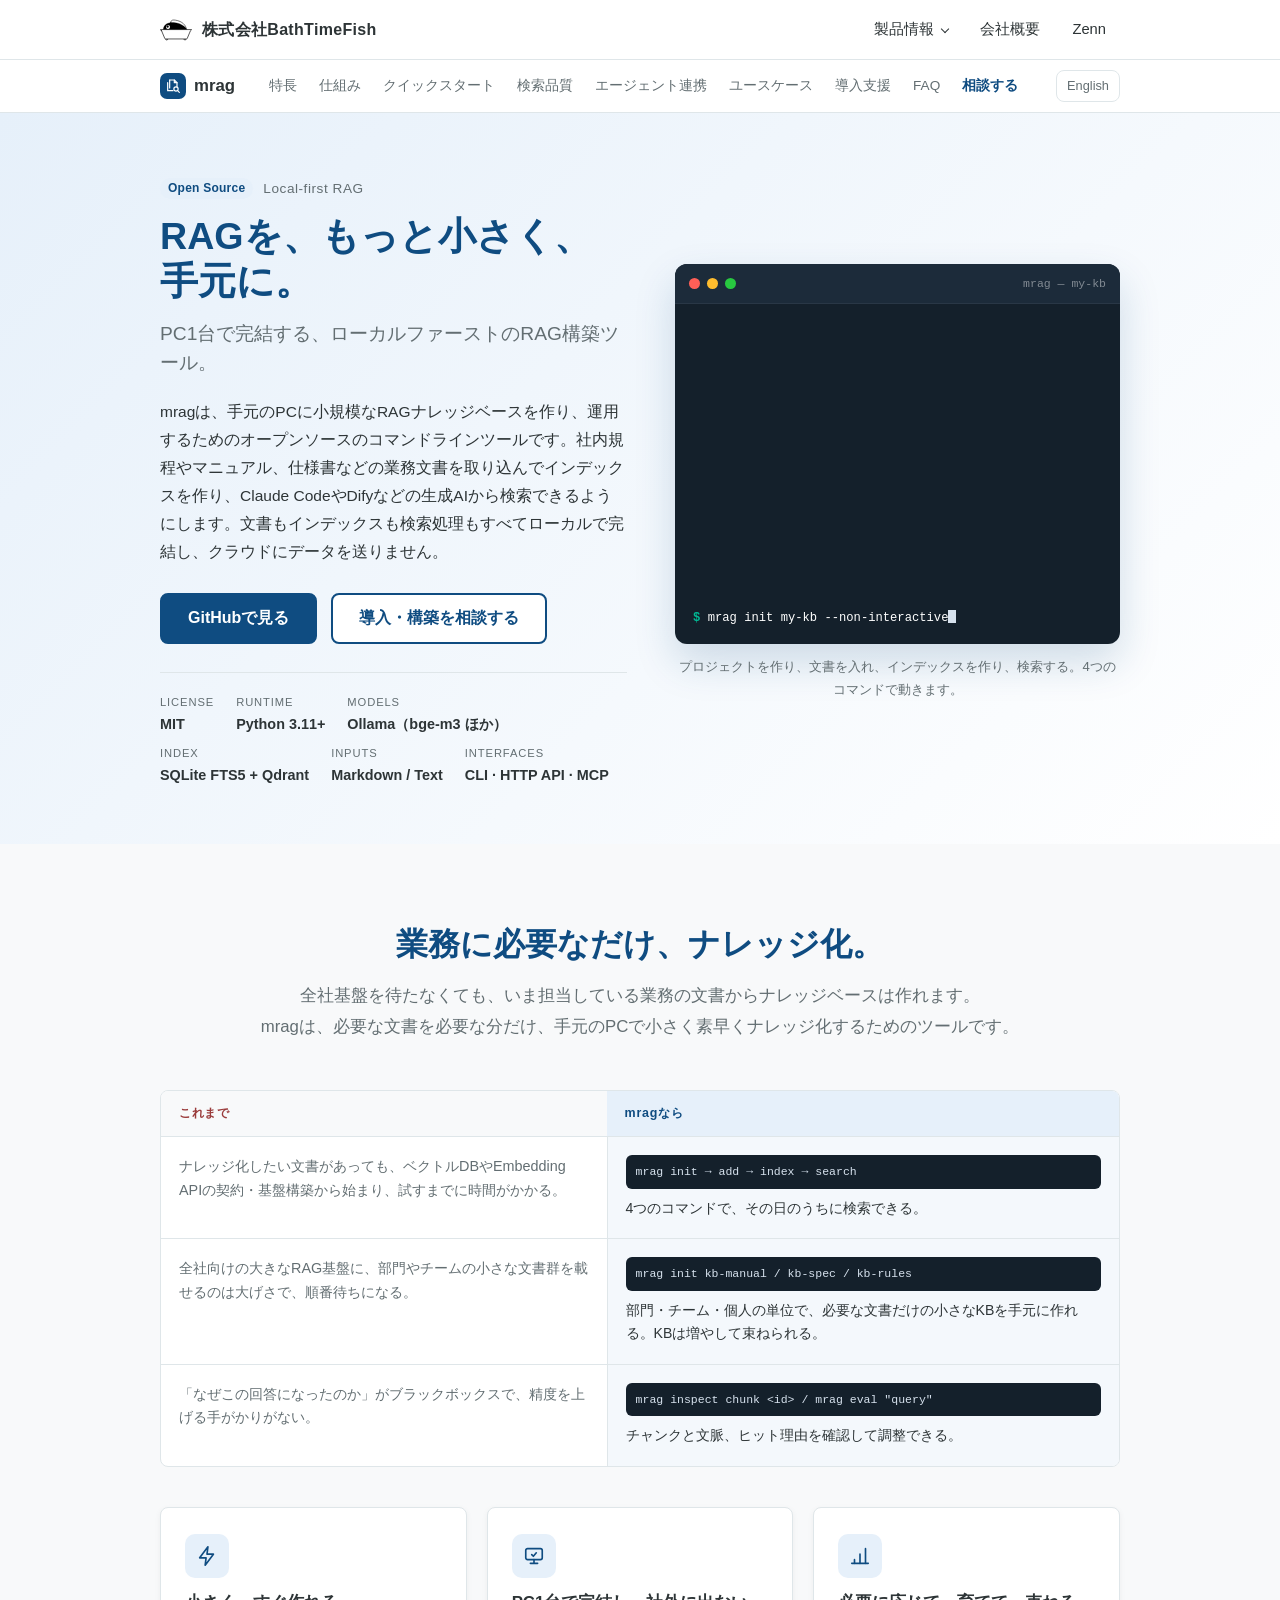
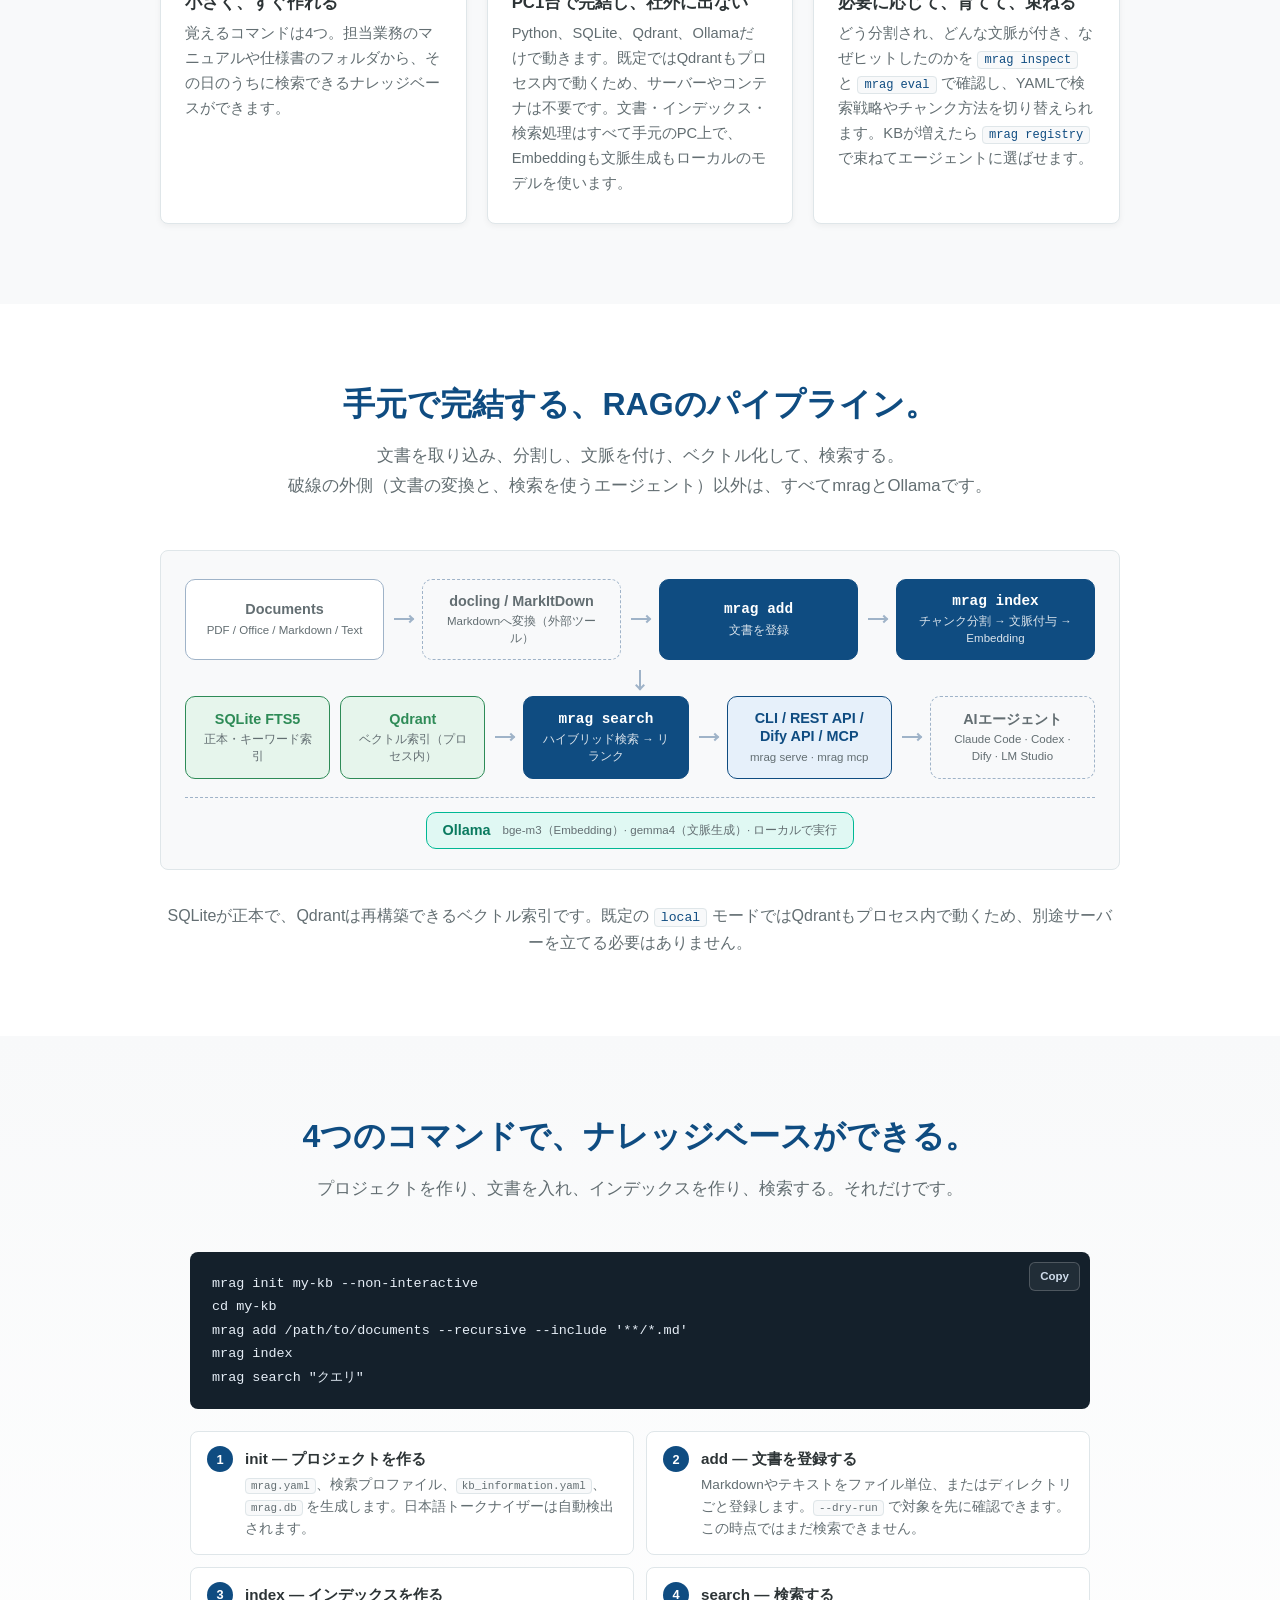
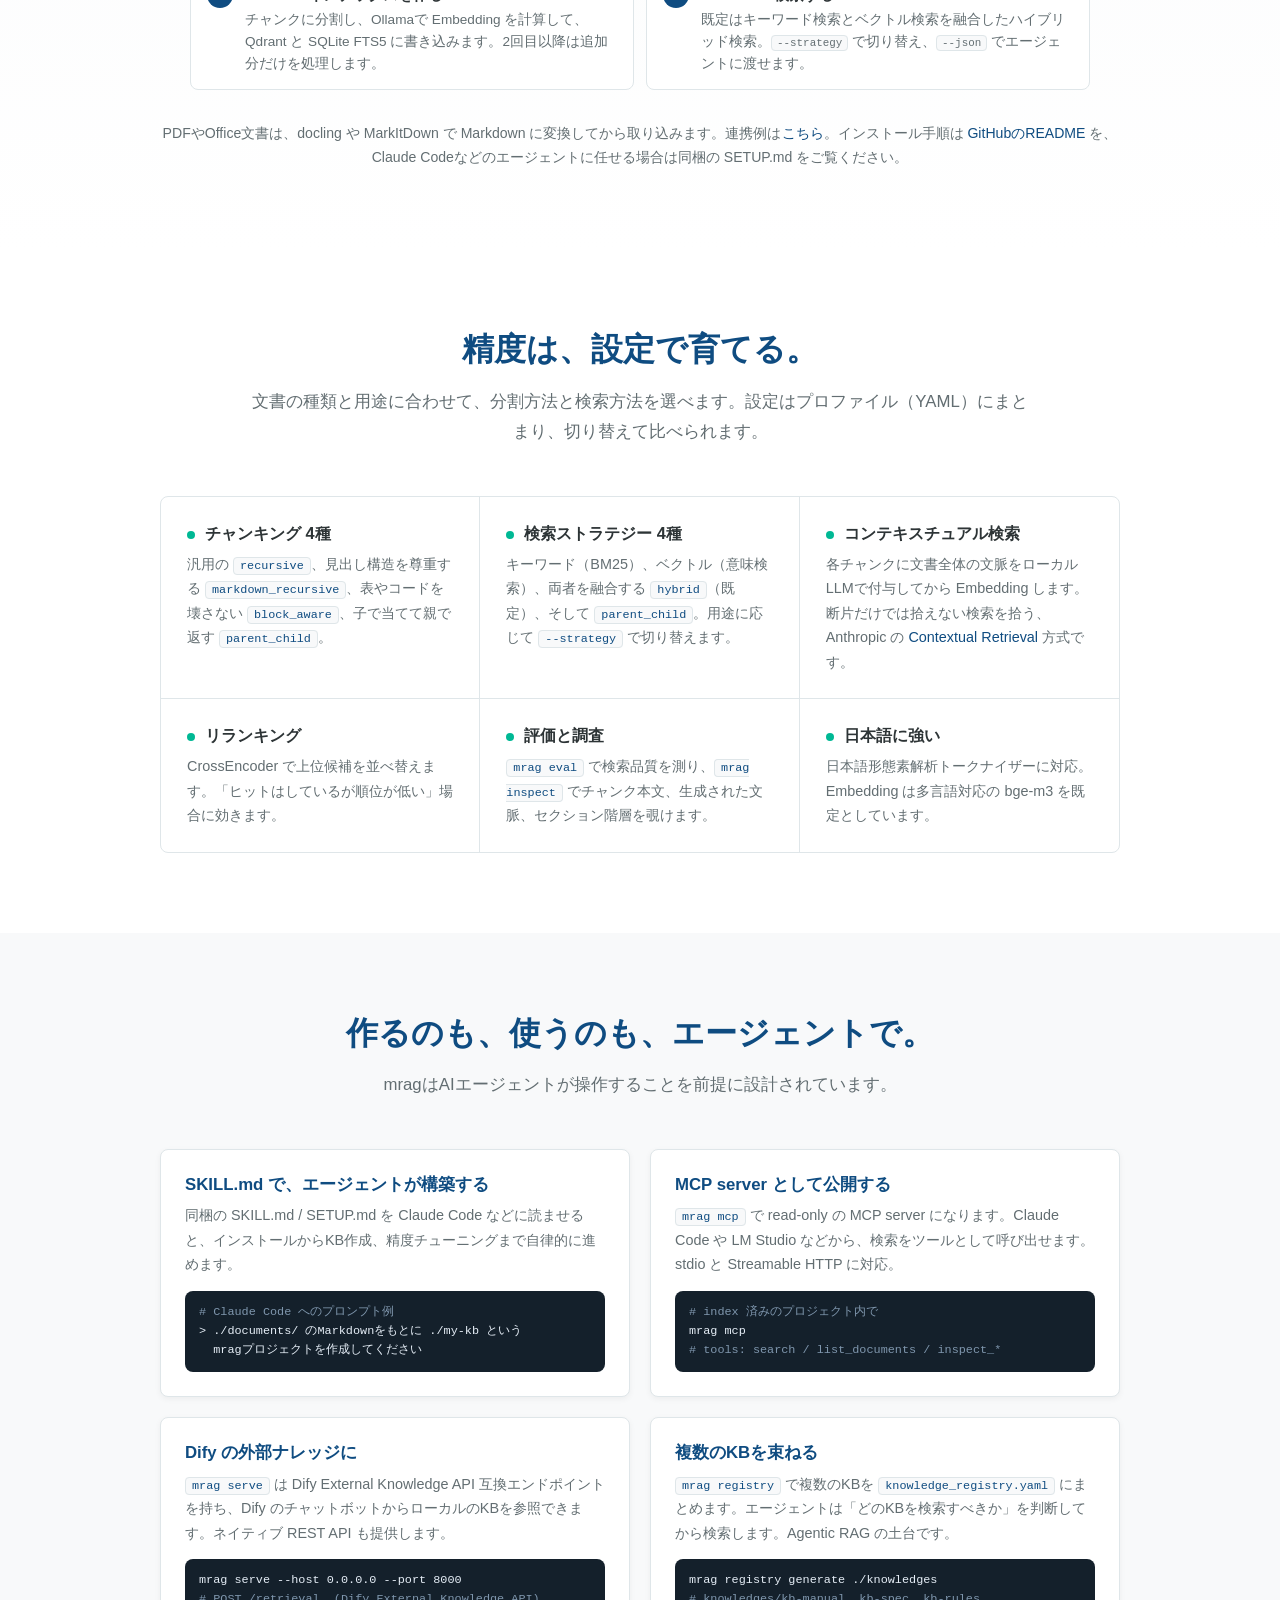
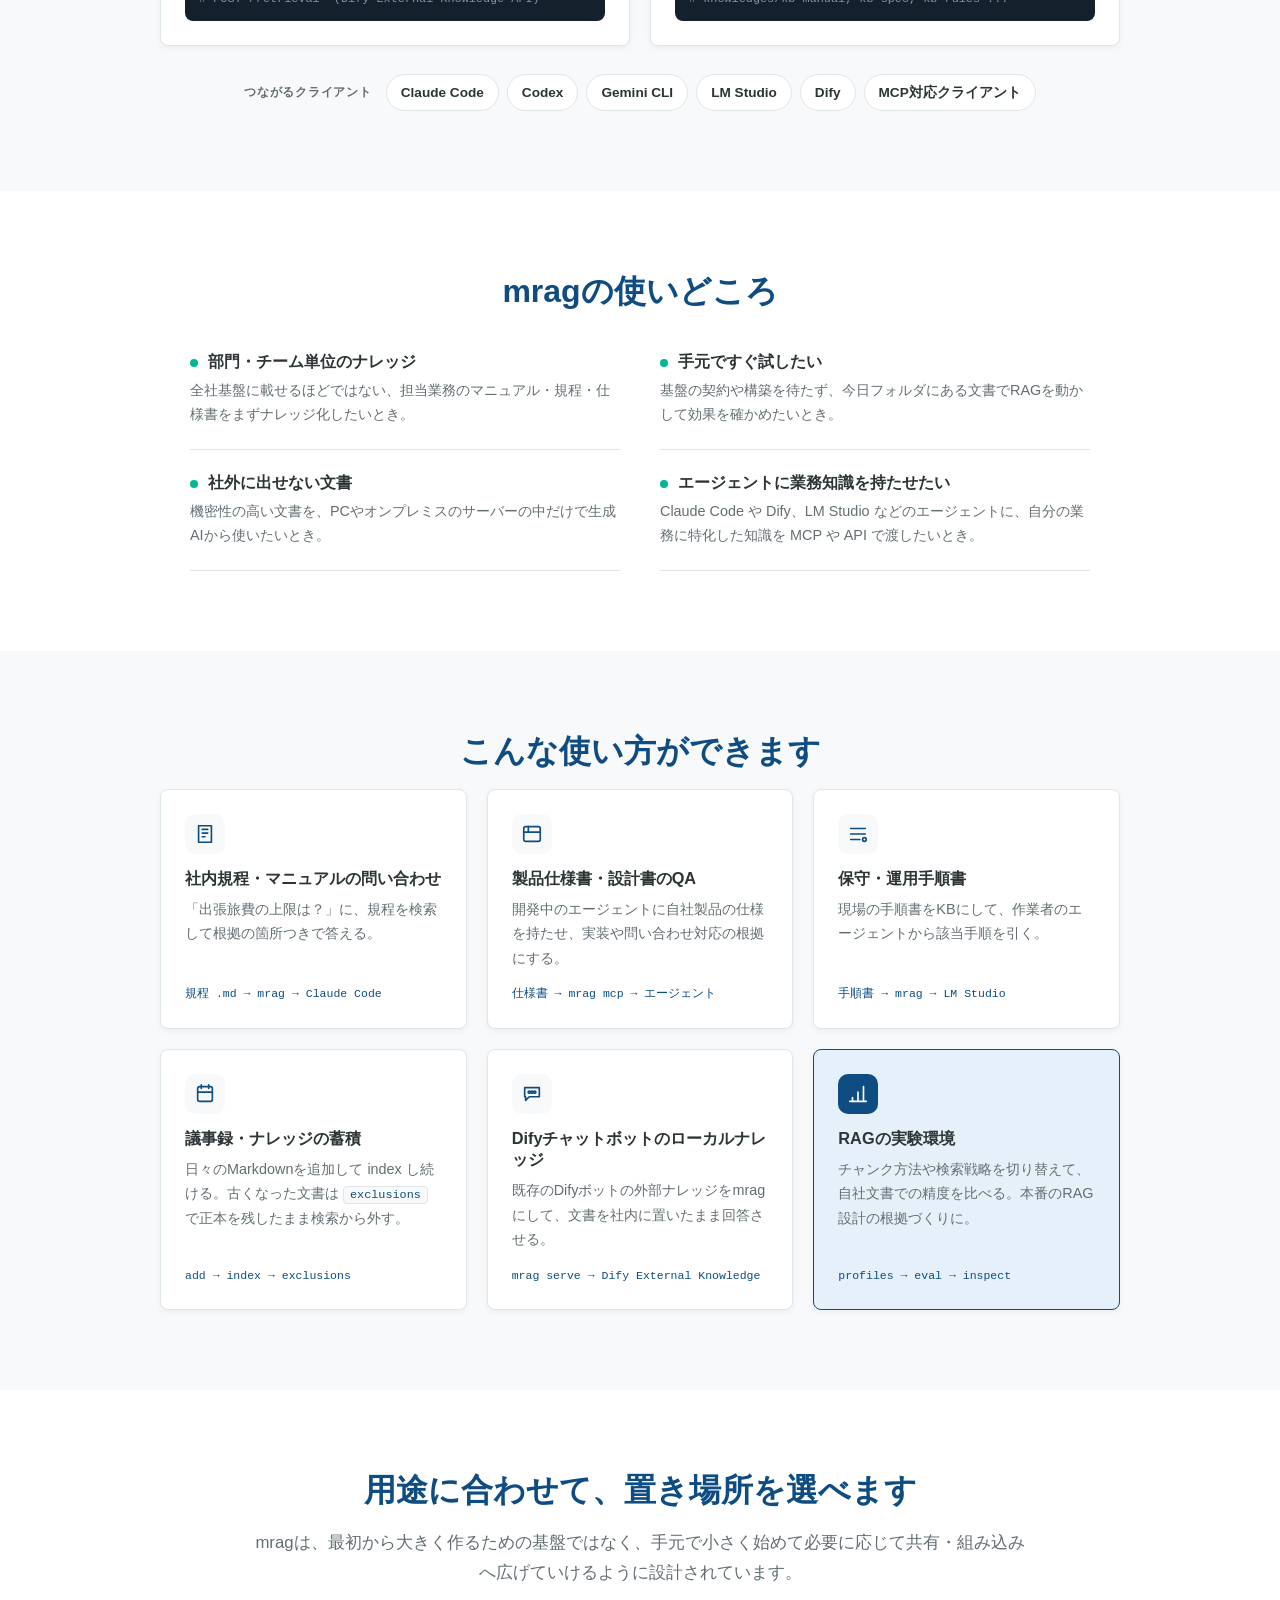
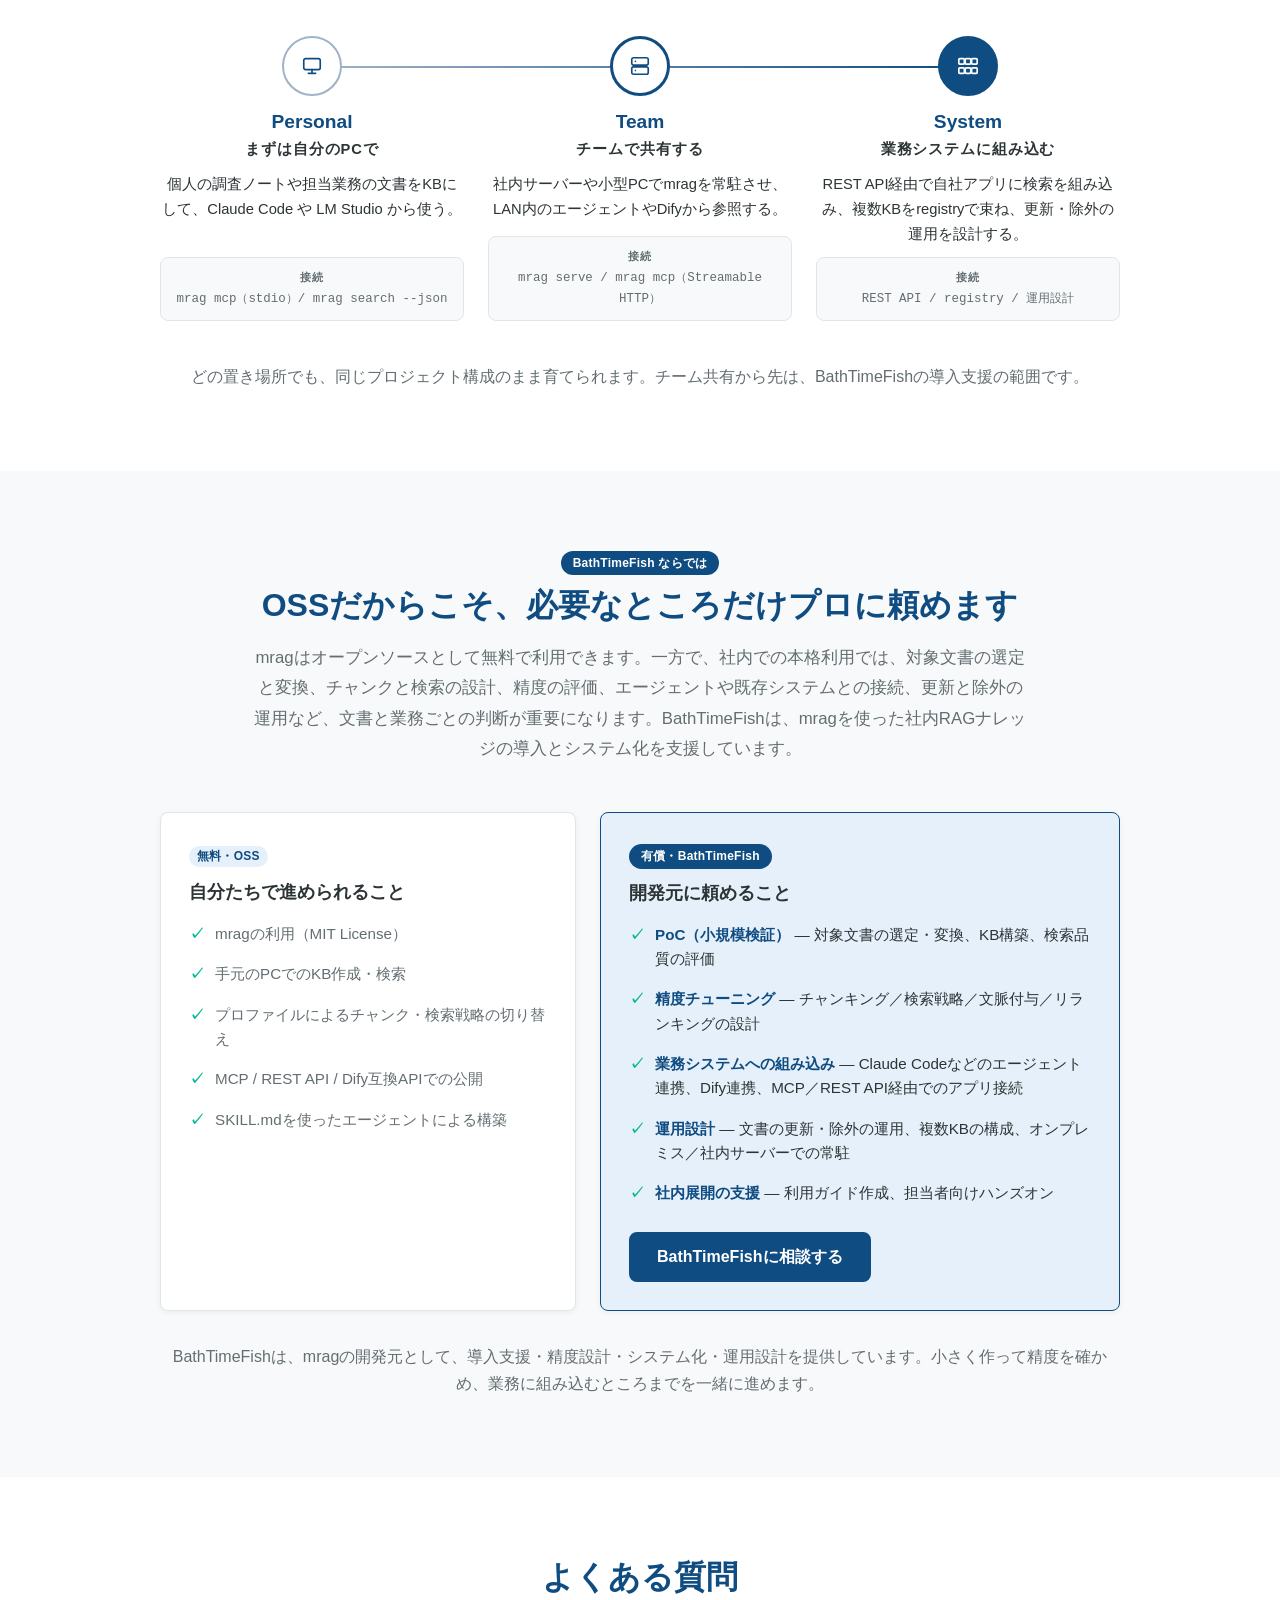
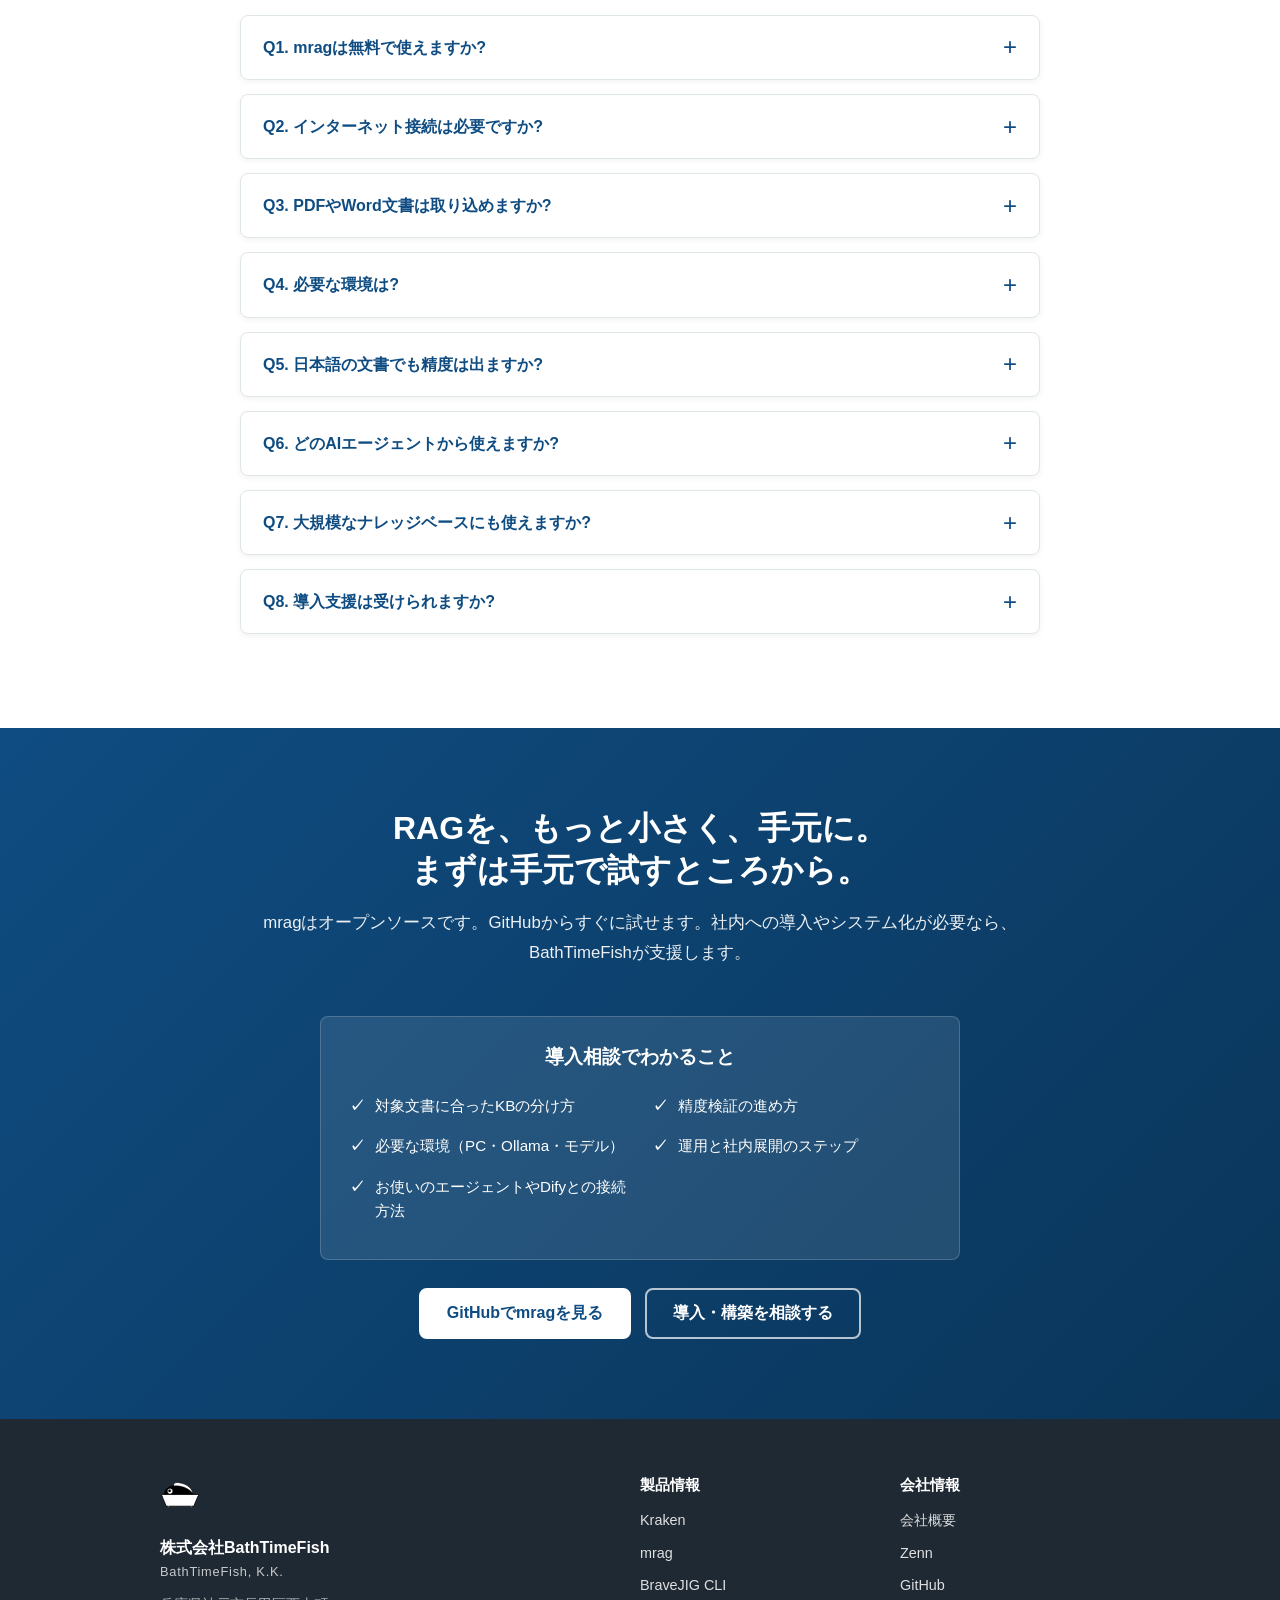
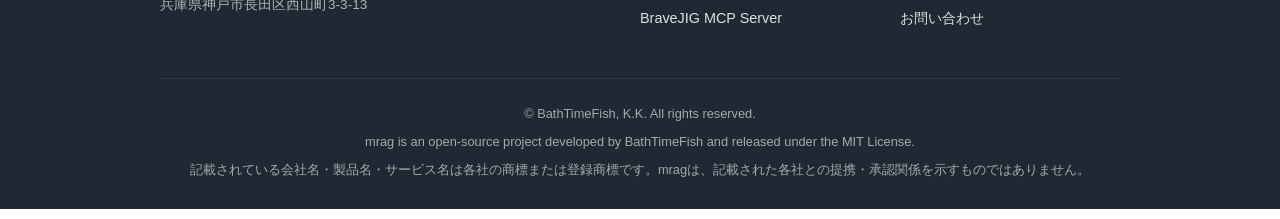
<file: mrag/index.html>
<!DOCTYPE html>
<html lang="ja">
<head>
    <meta charset="UTF-8">
    <meta name="viewport" content="width=device-width, initial-scale=1.0">
    <title>mrag - RAGを、もっと小さく、手元に。</title>
    <meta name="description" content="mrag（Micro RAG）は、手元のPCに小規模なRAGナレッジベースを作り、Claude CodeやDifyなどの生成AIから検索できるようにするオープンソースのCLIツールです。文書・インデックス・検索のすべてがローカルで完結します。BathTimeFishはmragを使った社内RAG導入・システム化を支援しています。">
    <link rel="canonical" href="https://www.bathtimefish.com/mrag/">
    <link rel="alternate" hreflang="ja" href="https://www.bathtimefish.com/mrag/">
    <link rel="alternate" hreflang="en" href="https://www.bathtimefish.com/mrag/en.html">
    <link rel="alternate" hreflang="x-default" href="https://www.bathtimefish.com/mrag/">
    <link rel="icon" type="image/svg+xml" href="/bathtimefish.svg">
    <link rel="alternate icon" type="image/png" href="/bathtimefish.png">
    <link rel="stylesheet" href="/css/site.css">
    <link rel="stylesheet" href="mrag.css">
</head>
<body>
    <header class="site-header">
  <div class="container site-header-inner">
    <a class="site-brand" href="/">
      <img src="/bathtimefish.svg" alt="" width="32" height="32">
      <span class="site-brand-name">株式会社BathTimeFish</span>
    </a>
    <button class="nav-toggle" type="button" aria-controls="site-nav" aria-expanded="false" aria-label="メニュー">
      <span></span><span></span><span></span>
    </button>
    <nav class="site-nav" id="site-nav" aria-label="サイトナビゲーション">
      <ul class="site-nav-list">
        <li>
          <details class="nav-dropdown">
            <summary>製品情報</summary>
            <ul class="nav-dropdown-menu">
              <li><a href="/kraken/">Kraken<small>OSS IoTデータルーター</small></a></li>
              <li><a href="/mrag/">mrag<small>OSS ローカルRAG構築ツール</small></a></li>
              <li><a href="/bjigcli/">BraveJIG CLI<small>BraveJIG向けCLIツール</small></a></li>
              <li><a href="/bjigmcp/">BraveJIG MCP Server<small>AIエージェント向けMCPサーバー</small></a></li>
            </ul>
          </details>
        </li>
        <li><a href="/company.html">会社概要</a></li>
        <li><a href="https://zenn.dev/bathtimefish" target="_blank" rel="noopener">Zenn</a></li>
      </ul>
    </nav>
  </div>
</header>

<div class="page-nav">
  <div class="container page-nav-inner">
    <a class="page-nav-brand" href="./"><span class="mr-brand-icon" aria-hidden="true"><svg viewBox="0 0 24 24"><path d="M7 3h7l4 4v6"/><path d="M14 3v4h4"/><path d="M7 3v12"/><path d="M4 7v12h8"/><path d="M19.7 16.5a3.2 3.2 0 1 1-6.4 0 3.2 3.2 0 0 1 6.4 0z"/><path d="M19 19l2.5 2.5"/></svg></span><span>mrag</span></a>
    <nav class="page-nav-links" aria-label="mrag">
      <a href="#why">特長</a>
      <a href="#architecture">仕組み</a>
      <a href="#quickstart">クイックスタート</a>
      <a href="#quality">検索品質</a>
      <a href="#agents">エージェント連携</a>
      <a href="#use-cases">ユースケース</a>
      <a href="#consulting">導入支援</a>
      <a href="#faq">FAQ</a>
      <a href="#contact" class="nav-cta">相談する</a>
    </nav>
    <a class="lang-switch" href="en.html" lang="en" hreflang="en">English</a>
  </div>
</div>

    <main>
        <!-- 1. Hero -->
        <section class="hero mr-hero" id="hero">
            <div class="container hero-grid mr-hero-grid">
                <div class="hero-content">
                    <p class="mr-eyebrow"><span class="badge badge-soft">Open Source</span><span>Local-first RAG</span></p>
                    <h1 class="hero-title">RAGを、もっと小さく、<br>手元に。</h1>
                    <p class="hero-sub">PC1台で完結する、ローカルファーストのRAG構築ツール。</p>
                    <p class="hero-text">mragは、手元のPCに小規模なRAGナレッジベースを作り、運用するためのオープンソースのコマンドラインツールです。社内規程やマニュアル、仕様書などの業務文書を取り込んでインデックスを作り、Claude CodeやDifyなどの生成AIから検索できるようにします。文書もインデックスも検索処理もすべてローカルで完結し、クラウドにデータを送りません。</p>
                    <div class="btn-group">
                        <a href="https://github.com/bathtimefish/mrag" class="btn btn-primary" target="_blank" rel="noopener noreferrer">GitHubで見る</a>
                        <a href="https://forms.gle/X2RKJqLNiJXBfnKW8" class="btn btn-secondary" target="_blank" rel="noopener noreferrer">導入・構築を相談する</a>
                    </div>
                    <ul class="mr-trust" aria-label="mragの基本情報">
                        <li><span class="mr-trust-k">License</span><span class="mr-trust-v">MIT</span></li>
                        <li><span class="mr-trust-k">Runtime</span><span class="mr-trust-v">Python 3.11+</span></li>
                        <li><span class="mr-trust-k">Models</span><span class="mr-trust-v">Ollama（bge-m3 ほか）</span></li>
                        <li><span class="mr-trust-k">Index</span><span class="mr-trust-v">SQLite FTS5 + Qdrant</span></li>
                        <li><span class="mr-trust-k">Inputs</span><span class="mr-trust-v">Markdown / Text</span></li>
                        <li><span class="mr-trust-k">Interfaces</span><span class="mr-trust-v">CLI · HTTP API · MCP</span></li>
                    </ul>
                </div>
                <div class="hero-visual mr-hero-visual">
                    <div class="mr-term" aria-label="mragでナレッジベースを作って検索するデモ">
                        <div class="mr-term-bar"><span></span><span></span><span></span><em>mrag — my-kb</em></div>
                        <pre class="mr-term-body" id="term"><span id="term-out"></span><span class="mr-term-input"><span class="mr-term-prompt">$ </span><span class="mr-term-cmd" id="term-cmd"></span><span class="mr-term-cursor" id="term-cursor"></span></span></pre>
                    </div>
                    <p class="mr-term-caption">プロジェクトを作り、文書を入れ、インデックスを作り、検索する。4つのコマンドで動きます。</p>
                </div>
            </div>
        </section>

        <!-- 2. 業務に必要なだけ、ナレッジ化 -->
        <section class="section section-alt" id="why">
            <div class="container">
                <h2 class="section-title">業務に必要なだけ、ナレッジ化。</h2>
                <p class="section-lead">全社基盤を待たなくても、いま担当している業務の文書からナレッジベースは作れます。<br>mragは、必要な文書を必要な分だけ、手元のPCで小さく素早くナレッジ化するためのツールです。</p>

                <div class="mr-compare" aria-label="これまでとmragの比較">
                    <div class="mr-compare-head">
                        <span class="mr-compare-before">これまで</span>
                        <span class="mr-compare-after">mragなら</span>
                    </div>
                    <div class="mr-compare-row">
                        <div class="mr-compare-before">ナレッジ化したい文書があっても、ベクトルDBやEmbedding APIの契約・基盤構築から始まり、試すまでに時間がかかる。</div>
                        <div class="mr-compare-after"><code>mrag init → add → index → search</code><span>4つのコマンドで、その日のうちに検索できる。</span></div>
                    </div>
                    <div class="mr-compare-row">
                        <div class="mr-compare-before">全社向けの大きなRAG基盤に、部門やチームの小さな文書群を載せるのは大げさで、順番待ちになる。</div>
                        <div class="mr-compare-after"><code>mrag init kb-manual / kb-spec / kb-rules</code><span>部門・チーム・個人の単位で、必要な文書だけの小さなKBを手元に作れる。KBは増やして束ねられる。</span></div>
                    </div>
                    <div class="mr-compare-row">
                        <div class="mr-compare-before">「なぜこの回答になったのか」がブラックボックスで、精度を上げる手がかりがない。</div>
                        <div class="mr-compare-after"><code>mrag inspect chunk &lt;id&gt; / mrag eval "query"</code><span>チャンクと文脈、ヒット理由を確認して調整できる。</span></div>
                    </div>
                </div>

                <div class="mr-pillars">
                    <div class="mr-pillar">
                        <span class="mr-pillar-icon" aria-hidden="true"><svg viewBox="0 0 24 24"><path d="M13 2L4 14h7l-1 8 9-12h-7z"/></svg></span>
                        <h3>小さく、すぐ作れる</h3>
                        <p>覚えるコマンドは4つ。担当業務のマニュアルや仕様書のフォルダから、その日のうちに検索できるナレッジベースができます。</p>
                    </div>
                    <div class="mr-pillar">
                        <span class="mr-pillar-icon" aria-hidden="true"><svg viewBox="0 0 24 24"><rect x="3" y="4" width="18" height="12" rx="2"/><path d="M8 20h8M12 16v4"/><path d="M9.5 10.5l1.8 1.8L14.5 8.5"/></svg></span>
                        <h3>PC1台で完結し、社外に出ない</h3>
                        <p>Python、SQLite、Qdrant、Ollamaだけで動きます。既定ではQdrantもプロセス内で動くため、サーバーやコンテナは不要です。文書・インデックス・検索処理はすべて手元のPC上で、Embeddingも文脈生成もローカルのモデルを使います。</p>
                    </div>
                    <div class="mr-pillar">
                        <span class="mr-pillar-icon" aria-hidden="true"><svg viewBox="0 0 24 24"><path d="M12 20V10M6 20v-4M18 20V4"/><path d="M3 20h18"/></svg></span>
                        <h3>必要に応じて、育てて、束ねる</h3>
                        <p>どう分割され、どんな文脈が付き、なぜヒットしたのかを <code>mrag inspect</code> と <code>mrag eval</code> で確認し、YAMLで検索戦略やチャンク方法を切り替えられます。KBが増えたら <code>mrag registry</code> で束ねてエージェントに選ばせます。</p>
                    </div>
                </div>
            </div>
        </section>

        <!-- 3. 仕組み -->
        <section class="section" id="architecture">
            <div class="container">
                <h2 class="section-title">手元で完結する、RAGのパイプライン。</h2>
                <p class="section-lead">文書を取り込み、分割し、文脈を付け、ベクトル化して、検索する。<br>破線の外側（文書の変換と、検索を使うエージェント）以外は、すべてmragとOllamaです。</p>

                <div class="mr-arch" aria-label="mragの処理の流れ">
                    <div class="mr-arch-row">
                        <div class="mr-node mr-node-ext">
                            <strong>Documents</strong>
                            <span>PDF / Office / Markdown / Text</span>
                        </div>
                        <div class="mr-arrow" aria-hidden="true"></div>
                        <div class="mr-node mr-node-ext mr-node-dashed">
                            <strong>docling / MarkItDown</strong>
                            <span>Markdownへ変換（外部ツール）</span>
                        </div>
                        <div class="mr-arrow" aria-hidden="true"></div>
                        <div class="mr-node mr-node-core">
                            <strong>mrag add</strong>
                            <span>文書を登録</span>
                        </div>
                        <div class="mr-arrow" aria-hidden="true"></div>
                        <div class="mr-node mr-node-core">
                            <strong>mrag index</strong>
                            <span>チャンク分割 → 文脈付与 → Embedding</span>
                        </div>
                    </div>
                    <div class="mr-arch-row mr-arch-row-2">
                        <div class="mr-node mr-node-store">
                            <strong>SQLite FTS5</strong>
                            <span>正本・キーワード索引</span>
                        </div>
                        <div class="mr-node mr-node-store">
                            <strong>Qdrant</strong>
                            <span>ベクトル索引（プロセス内）</span>
                        </div>
                        <div class="mr-arrow" aria-hidden="true"></div>
                        <div class="mr-node mr-node-core">
                            <strong>mrag search</strong>
                            <span>ハイブリッド検索 → リランク</span>
                        </div>
                        <div class="mr-arrow" aria-hidden="true"></div>
                        <div class="mr-node mr-node-iface">
                            <strong>CLI / REST API / Dify API / MCP</strong>
                            <span>mrag serve · mrag mcp</span>
                        </div>
                        <div class="mr-arrow" aria-hidden="true"></div>
                        <div class="mr-node mr-node-ext mr-node-dashed">
                            <strong>AIエージェント</strong>
                            <span>Claude Code · Codex · Dify · LM Studio</span>
                        </div>
                    </div>
                    <div class="mr-arch-ollama">
                        <span class="mr-node mr-node-ollama"><strong>Ollama</strong><span>bge-m3（Embedding）· gemma4（文脈生成）· ローカルで実行</span></span>
                    </div>
                </div>
                <p class="section-note">SQLiteが正本で、Qdrantは再構築できるベクトル索引です。既定の <code>local</code> モードではQdrantもプロセス内で動くため、別途サーバーを立てる必要はありません。</p>
            </div>
        </section>

        <!-- 4. クイックスタート -->
        <section class="section section-alt mr-quickstart" id="quickstart">
            <div class="container">
                <h2 class="section-title">4つのコマンドで、ナレッジベースができる。</h2>
                <p class="section-lead">プロジェクトを作り、文書を入れ、インデックスを作り、検索する。それだけです。</p>

                <div class="mr-qs-grid">
                    <div class="mr-code">
                        <button type="button" class="mr-copy" aria-label="コードをコピー">Copy</button>
<pre><code>mrag init my-kb --non-interactive
cd my-kb
mrag add /path/to/documents --recursive --include '**/*.md'
mrag index
mrag search "クエリ"</code></pre>
                    </div>
                    <ol class="mr-qs-steps">
                        <li>
                            <span class="mr-step-num">1</span>
                            <div><strong>init — プロジェクトを作る</strong><span><code>mrag.yaml</code>、検索プロファイル、<code>kb_information.yaml</code>、<code>mrag.db</code> を生成します。日本語トークナイザーは自動検出されます。</span></div>
                        </li>
                        <li>
                            <span class="mr-step-num">2</span>
                            <div><strong>add — 文書を登録する</strong><span>Markdownやテキストをファイル単位、またはディレクトリごと登録します。<code>--dry-run</code> で対象を先に確認できます。この時点ではまだ検索できません。</span></div>
                        </li>
                        <li>
                            <span class="mr-step-num">3</span>
                            <div><strong>index — インデックスを作る</strong><span>チャンクに分割し、Ollamaで Embedding を計算して、Qdrant と SQLite FTS5 に書き込みます。2回目以降は追加分だけを処理します。</span></div>
                        </li>
                        <li>
                            <span class="mr-step-num">4</span>
                            <div><strong>search — 検索する</strong><span>既定はキーワード検索とベクトル検索を融合したハイブリッド検索。<code>--strategy</code> で切り替え、<code>--json</code> でエージェントに渡せます。</span></div>
                        </li>
                    </ol>
                </div>

                <p class="section-note">PDFやOffice文書は、docling や MarkItDown で Markdown に変換してから取り込みます。連携例は<a href="https://github.com/bathtimefish/mrag_dify_docker" target="_blank" rel="noopener noreferrer">こちら</a>。インストール手順は <a href="https://github.com/bathtimefish/mrag/blob/main/README-ja.md" target="_blank" rel="noopener noreferrer">GitHubのREADME</a> を、Claude Codeなどのエージェントに任せる場合は同梱の SETUP.md をご覧ください。</p>
            </div>
        </section>

        <!-- 5. 検索品質 -->
        <section class="section" id="quality">
            <div class="container">
                <h2 class="section-title">精度は、設定で育てる。</h2>
                <p class="section-lead">文書の種類と用途に合わせて、分割方法と検索方法を選べます。設定はプロファイル（YAML）にまとまり、切り替えて比べられます。</p>
                <div class="mr-tiles">
                    <div class="mr-tile">
                        <h3>チャンキング 4種</h3>
                        <p>汎用の <code>recursive</code>、見出し構造を尊重する <code>markdown_recursive</code>、表やコードを壊さない <code>block_aware</code>、子で当てて親で返す <code>parent_child</code>。</p>
                    </div>
                    <div class="mr-tile">
                        <h3>検索ストラテジー 4種</h3>
                        <p>キーワード（BM25）、ベクトル（意味検索）、両者を融合する <code>hybrid</code>（既定）、そして <code>parent_child</code>。用途に応じて <code>--strategy</code> で切り替えます。</p>
                    </div>
                    <div class="mr-tile">
                        <h3>コンテキスチュアル検索</h3>
                        <p>各チャンクに文書全体の文脈をローカルLLMで付与してから Embedding します。断片だけでは拾えない検索を拾う、Anthropic の <a href="https://www.anthropic.com/news/contextual-retrieval" target="_blank" rel="noopener noreferrer">Contextual Retrieval</a> 方式です。</p>
                    </div>
                    <div class="mr-tile">
                        <h3>リランキング</h3>
                        <p>CrossEncoder で上位候補を並べ替えます。「ヒットはしているが順位が低い」場合に効きます。</p>
                    </div>
                    <div class="mr-tile">
                        <h3>評価と調査</h3>
                        <p><code>mrag eval</code> で検索品質を測り、<code>mrag inspect</code> でチャンク本文、生成された文脈、セクション階層を覗けます。</p>
                    </div>
                    <div class="mr-tile">
                        <h3>日本語に強い</h3>
                        <p>日本語形態素解析トークナイザーに対応。Embedding は多言語対応の bge-m3 を既定としています。</p>
                    </div>
                </div>
            </div>
        </section>

        <!-- 6. エージェント連携 -->
        <section class="section section-alt" id="agents">
            <div class="container">
                <h2 class="section-title">作るのも、使うのも、エージェントで。</h2>
                <p class="section-lead">mragはAIエージェントが操作することを前提に設計されています。</p>
                <div class="mr-agents">
                    <div class="mr-agent">
                        <h3>SKILL.md で、エージェントが構築する</h3>
                        <p>同梱の SKILL.md / SETUP.md を Claude Code などに読ませると、インストールからKB作成、精度チューニングまで自律的に進めます。</p>
                        <div class="mr-code mr-code-sm"><pre><code><span class="c"># Claude Code へのプロンプト例</span>
&gt; ./documents/ のMarkdownをもとに ./my-kb という
  mragプロジェクトを作成してください</code></pre></div>
                    </div>
                    <div class="mr-agent">
                        <h3>MCP server として公開する</h3>
                        <p><code>mrag mcp</code> で read-only の MCP server になります。Claude Code や LM Studio などから、検索をツールとして呼び出せます。stdio と Streamable HTTP に対応。</p>
                        <div class="mr-code mr-code-sm"><pre><code><span class="c"># index 済みのプロジェクト内で</span>
mrag mcp
<span class="c"># tools: search / list_documents / inspect_*</span></code></pre></div>
                    </div>
                    <div class="mr-agent">
                        <h3>Dify の外部ナレッジに</h3>
                        <p><code>mrag serve</code> は Dify External Knowledge API 互換エンドポイントを持ち、Dify のチャットボットからローカルのKBを参照できます。ネイティブ REST API も提供します。</p>
                        <div class="mr-code mr-code-sm"><pre><code>mrag serve --host 0.0.0.0 --port 8000
<span class="c"># POST /retrieval  (Dify External Knowledge API)</span></code></pre></div>
                    </div>
                    <div class="mr-agent">
                        <h3>複数のKBを束ねる</h3>
                        <p><code>mrag registry</code> で複数のKBを <code>knowledge_registry.yaml</code> にまとめます。エージェントは「どのKBを検索すべきか」を判断してから検索します。Agentic RAG の土台です。</p>
                        <div class="mr-code mr-code-sm"><pre><code>mrag registry generate ./knowledges
<span class="c"># knowledges/kb-manual, kb-spec, kb-rules ...</span></code></pre></div>
                    </div>
                </div>
                <div class="mr-clients" aria-label="対応クライアント">
                    <span class="mr-clients-label">つながるクライアント</span>
                    <ul>
                        <li>Claude Code</li>
                        <li>Codex</li>
                        <li>Gemini CLI</li>
                        <li>LM Studio</li>
                        <li>Dify</li>
                        <li>MCP対応クライアント</li>
                    </ul>
                </div>
            </div>
        </section>

        <!-- 7. 使いどころ -->
        <section class="section" id="fit">
            <div class="container">
                <h2 class="section-title">mragの使いどころ</h2>
                <ul class="mr-fits">
                    <li><h3>部門・チーム単位のナレッジ</h3><p>全社基盤に載せるほどではない、担当業務のマニュアル・規程・仕様書をまずナレッジ化したいとき。</p></li>
                    <li><h3>手元ですぐ試したい</h3><p>基盤の契約や構築を待たず、今日フォルダにある文書でRAGを動かして効果を確かめたいとき。</p></li>
                    <li><h3>社外に出せない文書</h3><p>機密性の高い文書を、PCやオンプレミスのサーバーの中だけで生成AIから使いたいとき。</p></li>
                    <li><h3>エージェントに業務知識を持たせたい</h3><p>Claude Code や Dify、LM Studio などのエージェントに、自分の業務に特化した知識を MCP や API で渡したいとき。</p></li>
                </ul>
            </div>
        </section>

        <!-- 8. ユースケース -->
        <section class="section section-alt" id="use-cases">
            <div class="container">
                <h2 class="section-title">こんな使い方ができます</h2>
                <div class="mr-cases">
                    <article class="mr-case">
                        <span class="mr-case-icon" aria-hidden="true"><svg viewBox="0 0 24 24"><path d="M5 3h14v18H5z"/><path d="M9 7h6M9 11h6M9 15h3"/></svg></span>
                        <h3>社内規程・マニュアルの問い合わせ</h3>
                        <p>「出張旅費の上限は？」に、規程を検索して根拠の箇所つきで答える。</p>
                        <p class="mr-case-flow">規程 .md → mrag → Claude Code</p>
                    </article>
                    <article class="mr-case">
                        <span class="mr-case-icon" aria-hidden="true"><svg viewBox="0 0 24 24"><rect x="3" y="4" width="18" height="16" rx="2"/><path d="M3 10h18M8 4v6"/></svg></span>
                        <h3>製品仕様書・設計書のQA</h3>
                        <p>開発中のエージェントに自社製品の仕様を持たせ、実装や問い合わせ対応の根拠にする。</p>
                        <p class="mr-case-flow">仕様書 → mrag mcp → エージェント</p>
                    </article>
                    <article class="mr-case">
                        <span class="mr-case-icon" aria-hidden="true"><svg viewBox="0 0 24 24"><path d="M4 6h16M4 12h16M4 18h10"/><circle cx="19" cy="18" r="2"/></svg></span>
                        <h3>保守・運用手順書</h3>
                        <p>現場の手順書をKBにして、作業者のエージェントから該当手順を引く。</p>
                        <p class="mr-case-flow">手順書 → mrag → LM Studio</p>
                    </article>
                    <article class="mr-case">
                        <span class="mr-case-icon" aria-hidden="true"><svg viewBox="0 0 24 24"><rect x="4" y="4" width="16" height="16" rx="2"/><path d="M8 2v4M16 2v4M4 10h16"/></svg></span>
                        <h3>議事録・ナレッジの蓄積</h3>
                        <p>日々のMarkdownを追加して index し続ける。古くなった文書は <code>exclusions</code> で正本を残したまま検索から外す。</p>
                        <p class="mr-case-flow">add → index → exclusions</p>
                    </article>
                    <article class="mr-case">
                        <span class="mr-case-icon" aria-hidden="true"><svg viewBox="0 0 24 24"><path d="M4 5h16v10H9l-4 4v-4H4z"/><circle cx="9" cy="10" r="1.2"/><circle cx="12" cy="10" r="1.2"/><circle cx="15" cy="10" r="1.2"/></svg></span>
                        <h3>Difyチャットボットのローカルナレッジ</h3>
                        <p>既存のDifyボットの外部ナレッジをmragにして、文書を社内に置いたまま回答させる。</p>
                        <p class="mr-case-flow">mrag serve → Dify External Knowledge</p>
                    </article>
                    <article class="mr-case mr-case-accent">
                        <span class="mr-case-icon" aria-hidden="true"><svg viewBox="0 0 24 24"><path d="M12 20V10M6 20v-4M18 20V4"/><path d="M3 20h18"/></svg></span>
                        <h3>RAGの実験環境</h3>
                        <p>チャンク方法や検索戦略を切り替えて、自社文書での精度を比べる。本番のRAG設計の根拠づくりに。</p>
                        <p class="mr-case-flow">profiles → eval → inspect</p>
                    </article>
                </div>
            </div>
        </section>

        <!-- 9. 置き場所 -->
        <section class="section" id="scale">
            <div class="container">
                <h2 class="section-title">用途に合わせて、置き場所を選べます</h2>
                <p class="section-lead">mragは、最初から大きく作るための基盤ではなく、手元で小さく始めて必要に応じて共有・組み込みへ広げていけるように設計されています。</p>
                <div class="mr-rail">
                    <div class="mr-rail-line" aria-hidden="true"></div>
                    <div class="mr-rail-node">
                        <span class="mr-rail-icon" aria-hidden="true"><svg viewBox="0 0 24 24"><rect x="3" y="4" width="18" height="12" rx="2"/><path d="M8 20h8M12 16v4"/></svg></span>
                        <h3>Personal</h3>
                        <p class="mr-rail-sub">まずは自分のPCで</p>
                        <p>個人の調査ノートや担当業務の文書をKBにして、Claude Code や LM Studio から使う。</p>
                        <p class="mr-rail-fit"><strong>接続</strong>mrag mcp（stdio）/ mrag search --json</p>
                    </div>
                    <div class="mr-rail-node">
                        <span class="mr-rail-icon" aria-hidden="true"><svg viewBox="0 0 24 24"><rect x="3" y="3" width="18" height="8" rx="2"/><rect x="3" y="13" width="18" height="8" rx="2"/><path d="M7 7h.01M7 17h.01"/></svg></span>
                        <h3>Team</h3>
                        <p class="mr-rail-sub">チームで共有する</p>
                        <p>社内サーバーや小型PCでmragを常駐させ、LAN内のエージェントやDifyから参照する。</p>
                        <p class="mr-rail-fit"><strong>接続</strong>mrag serve / mrag mcp（Streamable HTTP）</p>
                    </div>
                    <div class="mr-rail-node">
                        <span class="mr-rail-icon" aria-hidden="true"><svg viewBox="0 0 24 24"><rect x="2" y="4" width="6" height="6" rx="1"/><rect x="9" y="4" width="6" height="6" rx="1"/><rect x="16" y="4" width="6" height="6" rx="1"/><rect x="2" y="14" width="6" height="6" rx="1"/><rect x="9" y="14" width="6" height="6" rx="1"/><rect x="16" y="14" width="6" height="6" rx="1"/></svg></span>
                        <h3>System</h3>
                        <p class="mr-rail-sub">業務システムに組み込む</p>
                        <p>REST API経由で自社アプリに検索を組み込み、複数KBをregistryで束ね、更新・除外の運用を設計する。</p>
                        <p class="mr-rail-fit"><strong>接続</strong>REST API / registry / 運用設計</p>
                    </div>
                </div>
                <p class="section-note">どの置き場所でも、同じプロジェクト構成のまま育てられます。チーム共有から先は、BathTimeFishの導入支援の範囲です。</p>
            </div>
        </section>

        <!-- 10. 導入支援 -->
        <section class="section section-alt" id="consulting">
            <div class="container">
                <p class="mr-eyebrow is-center"><span class="badge">BathTimeFish ならでは</span></p>
                <h2 class="section-title">OSSだからこそ、必要なところだけプロに頼めます</h2>
                <p class="section-lead">mragはオープンソースとして無料で利用できます。一方で、社内での本格利用では、対象文書の選定と変換、チャンクと検索の設計、精度の評価、エージェントや既存システムとの接続、更新と除外の運用など、文書と業務ごとの判断が重要になります。BathTimeFishは、mragを使った社内RAGナレッジの導入とシステム化を支援しています。</p>
                <div class="mr-support">
                    <div class="mr-support-col">
                        <span class="badge badge-soft">無料・OSS</span>
                        <h3>自分たちで進められること</h3>
                        <ul class="check-list">
                            <li>mragの利用（MIT License）</li>
                            <li>手元のPCでのKB作成・検索</li>
                            <li>プロファイルによるチャンク・検索戦略の切り替え</li>
                            <li>MCP / REST API / Dify互換APIでの公開</li>
                            <li>SKILL.mdを使ったエージェントによる構築</li>
                        </ul>
                    </div>
                    <div class="mr-support-col mr-support-paid">
                        <span class="badge">有償・BathTimeFish</span>
                        <h3>開発元に頼めること</h3>
                        <ul class="check-list">
                            <li><strong>PoC（小規模検証）</strong> — 対象文書の選定・変換、KB構築、検索品質の評価</li>
                            <li><strong>精度チューニング</strong> — チャンキング／検索戦略／文脈付与／リランキングの設計</li>
                            <li><strong>業務システムへの組み込み</strong> — Claude Codeなどのエージェント連携、Dify連携、MCP／REST API経由でのアプリ接続</li>
                            <li><strong>運用設計</strong> — 文書の更新・除外の運用、複数KBの構成、オンプレミス／社内サーバーでの常駐</li>
                            <li><strong>社内展開の支援</strong> — 利用ガイド作成、担当者向けハンズオン</li>
                        </ul>
                        <a href="https://forms.gle/X2RKJqLNiJXBfnKW8" class="btn btn-primary" target="_blank" rel="noopener noreferrer">BathTimeFishに相談する</a>
                    </div>
                </div>
                <p class="section-note">BathTimeFishは、mragの開発元として、導入支援・精度設計・システム化・運用設計を提供しています。小さく作って精度を確かめ、業務に組み込むところまでを一緒に進めます。</p>
            </div>
        </section>

        <!-- 11. FAQ -->
        <section class="section" id="faq">
            <div class="container">
                <h2 class="section-title">よくある質問</h2>
                <div class="faq-list">
                    <div class="faq-item">
                        <button class="faq-q" type="button"><span>Q1. mragは無料で使えますか?</span><span class="faq-icon" aria-hidden="true">+</span></button>
                        <div class="faq-a"><p>はい。MITライセンスのオープンソースソフトウェアです。商用利用も可能です。</p></div>
                    </div>
                    <div class="faq-item">
                        <button class="faq-q" type="button"><span>Q2. インターネット接続は必要ですか?</span><span class="faq-icon" aria-hidden="true">+</span></button>
                        <div class="faq-a"><p>通常の利用では不要です。Embeddingや文脈生成はOllama上のローカルモデルで行います。モデルの初回ダウンロード時のみネットワークが必要です。</p></div>
                    </div>
                    <div class="faq-item">
                        <button class="faq-q" type="button"><span>Q3. PDFやWord文書は取り込めますか?</span><span class="faq-icon" aria-hidden="true">+</span></button>
                        <div class="faq-a"><p>mragが取り込むのはMarkdownとプレーンテキストです。PDFはdocling、Office文書はMarkItDownなどでMarkdownに変換してから取り込んでください。</p></div>
                    </div>
                    <div class="faq-item">
                        <button class="faq-q" type="button"><span>Q4. 必要な環境は?</span><span class="faq-icon" aria-hidden="true">+</span></button>
                        <div class="faq-a"><p>Python 3.11以上と、Ollama（<code>ollama serve</code> が起動済み）です。Qdrantは既定でプロセス内で動くため、別途のサーバーは不要です。</p></div>
                    </div>
                    <div class="faq-item">
                        <button class="faq-q" type="button"><span>Q5. 日本語の文書でも精度は出ますか?</span><span class="faq-icon" aria-hidden="true">+</span></button>
                        <div class="faq-a"><p>日本語に対応したEmbeddingモデル（bge-m3）と、形態素解析トークナイザー（sqlite-vaporetto）に対応しています。精度は文書と設定に依存するため、<code>mrag eval</code> で確かめながら調整します。</p></div>
                    </div>
                    <div class="faq-item">
                        <button class="faq-q" type="button"><span>Q6. どのAIエージェントから使えますか?</span><span class="faq-icon" aria-hidden="true">+</span></button>
                        <div class="faq-a"><p><code>mrag mcp</code> により、Claude Code、Codex、LM StudioなどのMCP対応クライアントから検索できます。DifyからはExternal Knowledge APIで接続できます。REST APIも提供しています。</p></div>
                    </div>
                    <div class="faq-item">
                        <button class="faq-q" type="button"><span>Q7. 大規模なナレッジベースにも使えますか?</span><span class="faq-icon" aria-hidden="true">+</span></button>
                        <div class="faq-a"><p>mragは小規模なナレッジベースをローカルで運用することを目的に設計されています。文書が多い場合は、業務やテーマごとに複数のKBに分けて <code>mrag registry</code> で束ねる構成を推奨します。</p></div>
                    </div>
                    <div class="faq-item">
                        <button class="faq-q" type="button"><span>Q8. 導入支援は受けられますか?</span><span class="faq-icon" aria-hidden="true">+</span></button>
                        <div class="faq-a"><p>はい。BathTimeFishは、mragを使った社内RAGの導入・システム化コンサルティングを提供しています。お問い合わせフォームからご相談ください。</p></div>
                    </div>
                </div>
            </div>
        </section>

        <!-- 12. 最終CTA -->
        <section class="section section-cta" id="contact">
            <div class="container">
                <h2 class="section-title">RAGを、もっと小さく、手元に。<br>まずは手元で試すところから。</h2>
                <p class="section-lead">mragはオープンソースです。GitHubからすぐに試せます。社内への導入やシステム化が必要なら、BathTimeFishが支援します。</p>
                <div class="cta-box">
                    <h3>導入相談でわかること</h3>
                    <ul class="check-list mr-cta-list">
                        <li>対象文書に合ったKBの分け方</li>
                        <li>必要な環境（PC・Ollama・モデル）</li>
                        <li>お使いのエージェントやDifyとの接続方法</li>
                        <li>精度検証の進め方</li>
                        <li>運用と社内展開のステップ</li>
                    </ul>
                </div>
                <div class="btn-group is-center">
                    <a href="https://github.com/bathtimefish/mrag" class="btn btn-primary mr-btn-on-dark" target="_blank" rel="noopener noreferrer">GitHubでmragを見る</a>
                    <a href="https://forms.gle/X2RKJqLNiJXBfnKW8" class="btn btn-secondary" target="_blank" rel="noopener noreferrer">導入・構築を相談する</a>
                </div>
            </div>
        </section>
    </main>

    <footer class="site-footer">
  <div class="container">
    <div class="site-footer-grid">
      <div class="site-footer-brand">
        <img src="/bathtimefish.svg" alt="" width="40" height="40">
        <p class="site-footer-name">株式会社BathTimeFish<span>BathTimeFish, K.K.</span></p>
        <p class="site-footer-address">兵庫県神戸市長田区西山町3-3-13</p>
      </div>
      <div>
        <h4>製品情報</h4>
        <ul>
          <li><a href="/kraken/">Kraken</a></li>
          <li><a href="/mrag/">mrag</a></li>
          <li><a href="/bjigcli/">BraveJIG CLI</a></li>
          <li><a href="/bjigmcp/">BraveJIG MCP Server</a></li>
        </ul>
      </div>
      <div>
        <h4>会社情報</h4>
        <ul>
          <li><a href="/company.html">会社概要</a></li>
          <li><a href="https://zenn.dev/bathtimefish" target="_blank" rel="noopener">Zenn</a></li>
          <li><a href="https://github.com/bathtimefish" target="_blank" rel="noopener">GitHub</a></li>
          <li><a href="https://forms.gle/X2RKJqLNiJXBfnKW8" target="_blank" rel="noopener">お問い合わせ</a></li>
        </ul>
      </div>
    </div>
    <div class="site-footer-bottom">
      <p>&copy; BathTimeFish, K.K. All rights reserved.</p>
      <p>mrag is an open-source project developed by BathTimeFish and released under the MIT License.</p>
      <p>記載されている会社名・製品名・サービス名は各社の商標または登録商標です。mragは、記載された各社との提携・承認関係を示すものではありません。</p>
    </div>
  </div>
</footer>

<script src="/js/site.js"></script>
<script src="mrag.js"></script>
</body>
</html>
</file>
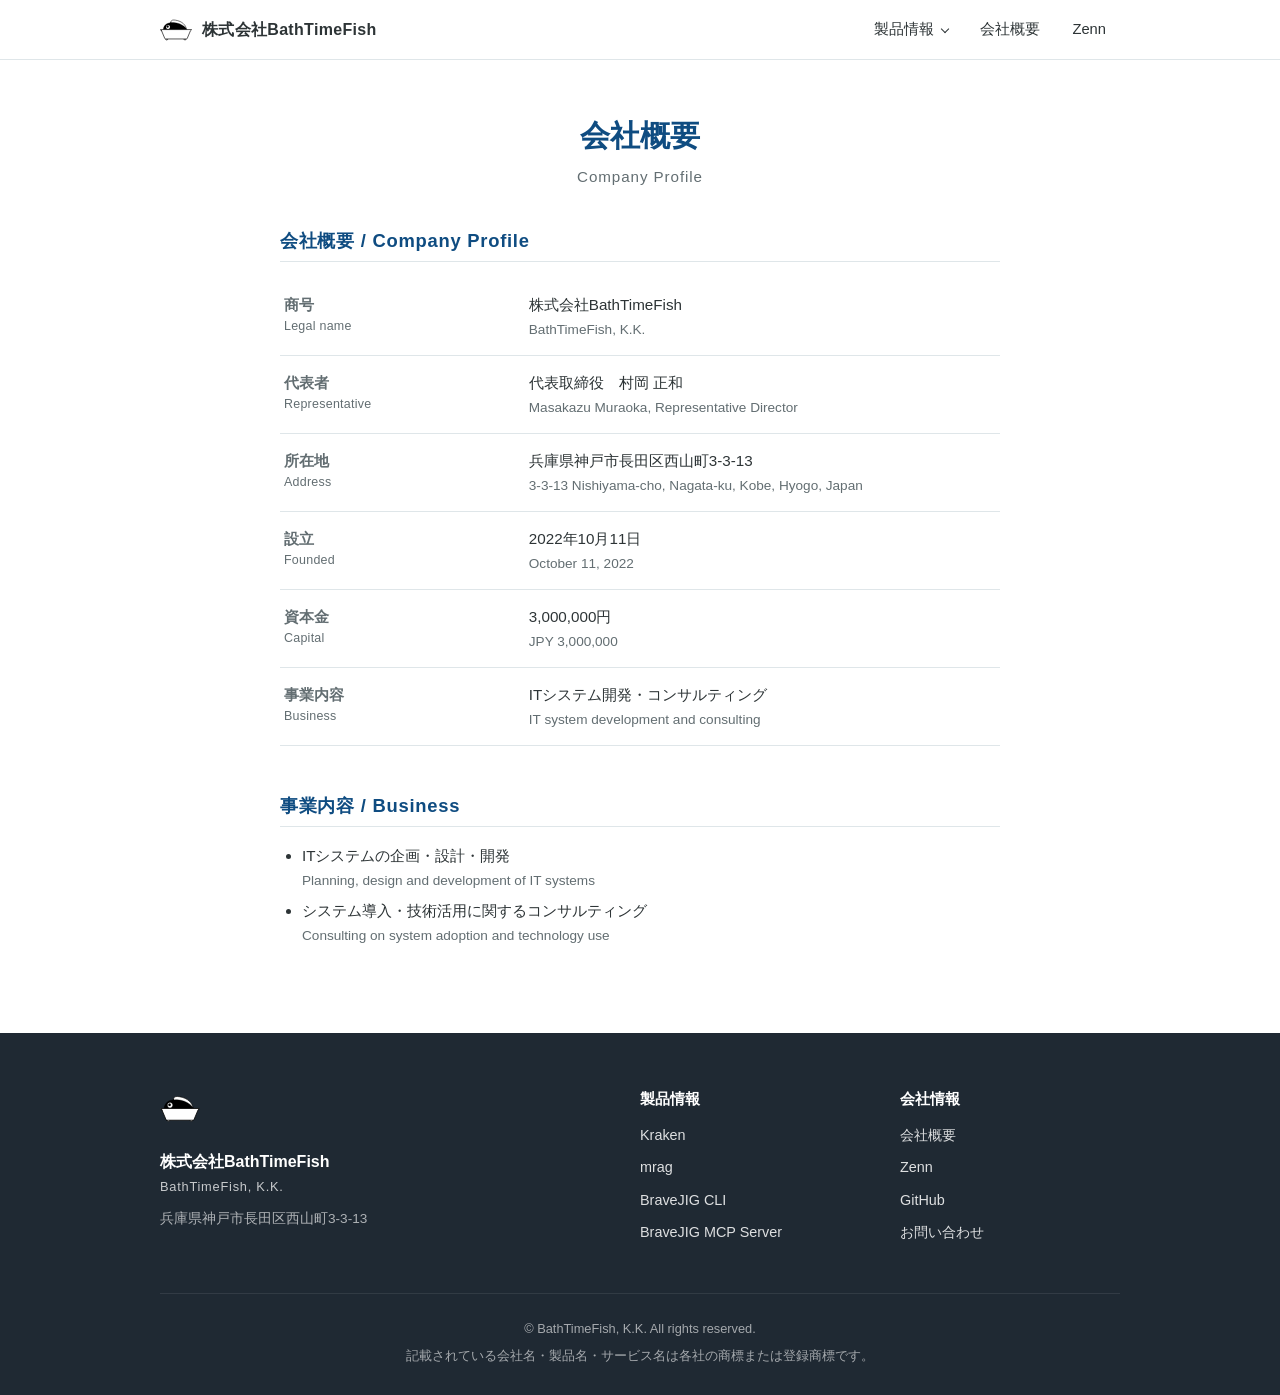
<file: company.html>
<!DOCTYPE html>
<html lang="ja">
<head>
<meta charset="UTF-8">
<meta name="viewport" content="width=device-width, initial-scale=1.0">
<title>会社概要 | 株式会社BathTimeFish</title>
<meta name="description" content="株式会社BathTimeFish（BathTimeFish, K.K.）の会社概要。兵庫県神戸市。ITシステム開発・コンサルティング。">
<link rel="canonical" href="https://www.bathtimefish.com/company.html">
<link rel="icon" type="image/svg+xml" href="/bathtimefish.svg">
<link rel="alternate icon" type="image/png" href="/bathtimefish.png">
<link rel="stylesheet" href="/css/site.css">
</head>
<body>

<header class="site-header">
  <div class="container site-header-inner">
    <a class="site-brand" href="/">
      <img src="/bathtimefish.svg" alt="" width="32" height="32">
      <span class="site-brand-name">株式会社BathTimeFish</span>
    </a>
    <button class="nav-toggle" type="button" aria-controls="site-nav" aria-expanded="false" aria-label="メニュー">
      <span></span><span></span><span></span>
    </button>
    <nav class="site-nav" id="site-nav" aria-label="サイトナビゲーション">
      <ul class="site-nav-list">
        <li>
          <details class="nav-dropdown">
            <summary>製品情報</summary>
            <ul class="nav-dropdown-menu">
              <li><a href="/kraken/">Kraken<small>OSS IoTデータルーター</small></a></li>
              <li><a href="/mrag/">mrag<small>OSS ローカルRAG構築ツール</small></a></li>
              <li><a href="/bjigcli/">BraveJIG CLI<small>BraveJIG向けCLIツール</small></a></li>
              <li><a href="/bjigmcp/">BraveJIG MCP Server<small>AIエージェント向けMCPサーバー</small></a></li>
            </ul>
          </details>
        </li>
        <li><a href="/company.html">会社概要</a></li>
        <li><a href="https://zenn.dev/bathtimefish" target="_blank" rel="noopener">Zenn</a></li>
      </ul>
    </nav>
  </div>
</header>

<main>

  <div class="page-header">
    <div class="container">
      <h1>会社概要</h1>
      <p class="page-subtitle">Company Profile</p>
    </div>
  </div>

  <div class="article">

    <h2>会社概要 / Company Profile</h2>
    <table class="profile-table">
      <tr>
        <th>商号<span class="en">Legal name</span></th>
        <td>株式会社BathTimeFish<span class="en">BathTimeFish, K.K.</span></td>
      </tr>
      <tr>
        <th>代表者<span class="en">Representative</span></th>
        <td>代表取締役　村岡 正和<span class="en">Masakazu Muraoka, Representative Director</span></td>
      </tr>
      <tr>
        <th>所在地<span class="en">Address</span></th>
        <td>兵庫県神戸市長田区西山町3-3-13<span class="en">3-3-13 Nishiyama-cho, Nagata-ku, Kobe, Hyogo, Japan</span></td>
      </tr>
      <tr>
        <th>設立<span class="en">Founded</span></th>
        <td>2022年10月11日<span class="en">October 11, 2022</span></td>
      </tr>
      <tr>
        <th>資本金<span class="en">Capital</span></th>
        <td>3,000,000円<span class="en">JPY 3,000,000</span></td>
      </tr>
      <tr>
        <th>事業内容<span class="en">Business</span></th>
        <td>ITシステム開発・コンサルティング<span class="en">IT system development and consulting</span></td>
      </tr>
    </table>

    <h2>事業内容 / Business</h2>
    <ul class="bullet-list">
      <li>ITシステムの企画・設計・開発<span class="en">Planning, design and development of IT systems</span></li>
      <li>システム導入・技術活用に関するコンサルティング<span class="en">Consulting on system adoption and technology use</span></li>
    </ul>


  </div>

</main>

<footer class="site-footer">
  <div class="container">
    <div class="site-footer-grid">
      <div class="site-footer-brand">
        <img src="/bathtimefish.svg" alt="" width="40" height="40">
        <p class="site-footer-name">株式会社BathTimeFish<span>BathTimeFish, K.K.</span></p>
        <p class="site-footer-address">兵庫県神戸市長田区西山町3-3-13</p>
      </div>
      <div>
        <h4>製品情報</h4>
        <ul>
          <li><a href="/kraken/">Kraken</a></li>
          <li><a href="/mrag/">mrag</a></li>
          <li><a href="/bjigcli/">BraveJIG CLI</a></li>
          <li><a href="/bjigmcp/">BraveJIG MCP Server</a></li>
        </ul>
      </div>
      <div>
        <h4>会社情報</h4>
        <ul>
          <li><a href="/company.html">会社概要</a></li>
          <li><a href="https://zenn.dev/bathtimefish" target="_blank" rel="noopener">Zenn</a></li>
          <li><a href="https://github.com/bathtimefish" target="_blank" rel="noopener">GitHub</a></li>
          <li><a href="https://forms.gle/X2RKJqLNiJXBfnKW8" target="_blank" rel="noopener">お問い合わせ</a></li>
        </ul>
      </div>
    </div>
    <div class="site-footer-bottom">
      <p>&copy; BathTimeFish, K.K. All rights reserved.</p>
      <p>記載されている会社名・製品名・サービス名は各社の商標または登録商標です。</p>
    </div>
  </div>
</footer>

<script src="/js/site.js"></script>
</body>
</html>
</file>
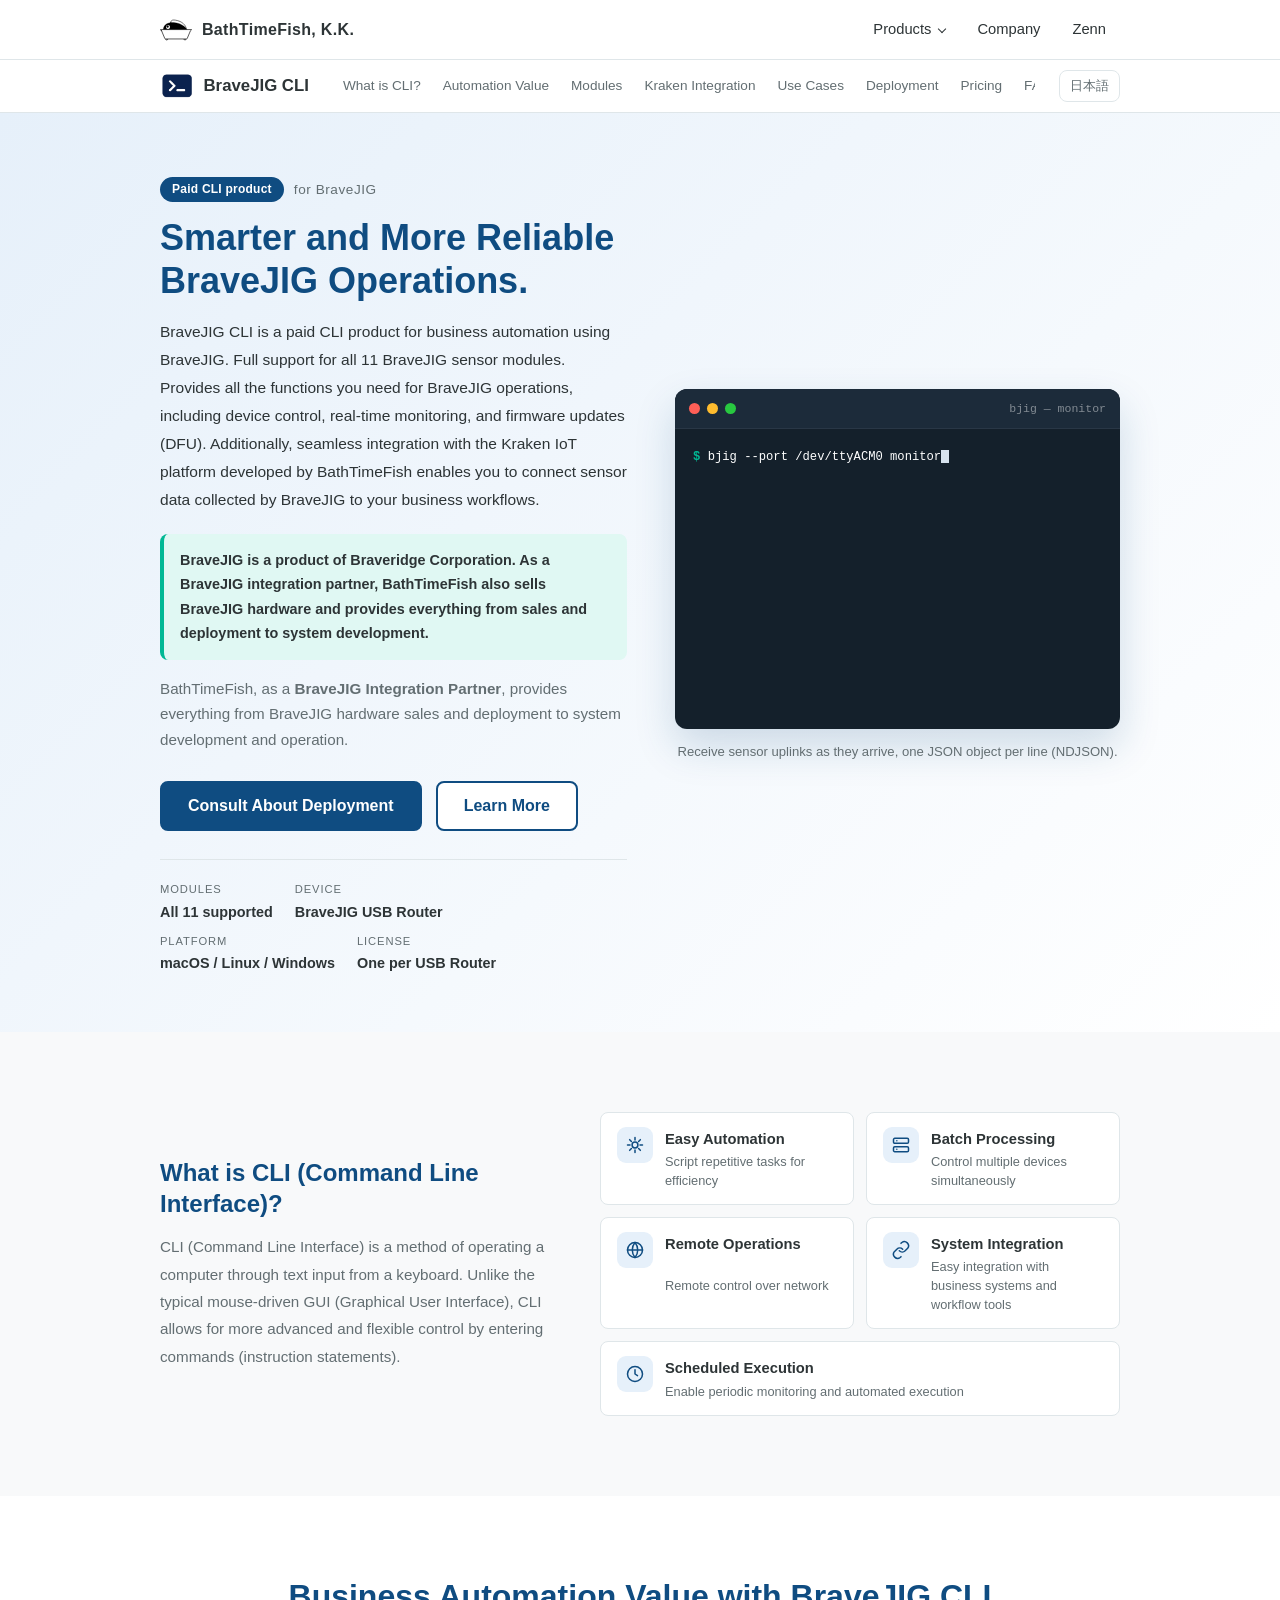
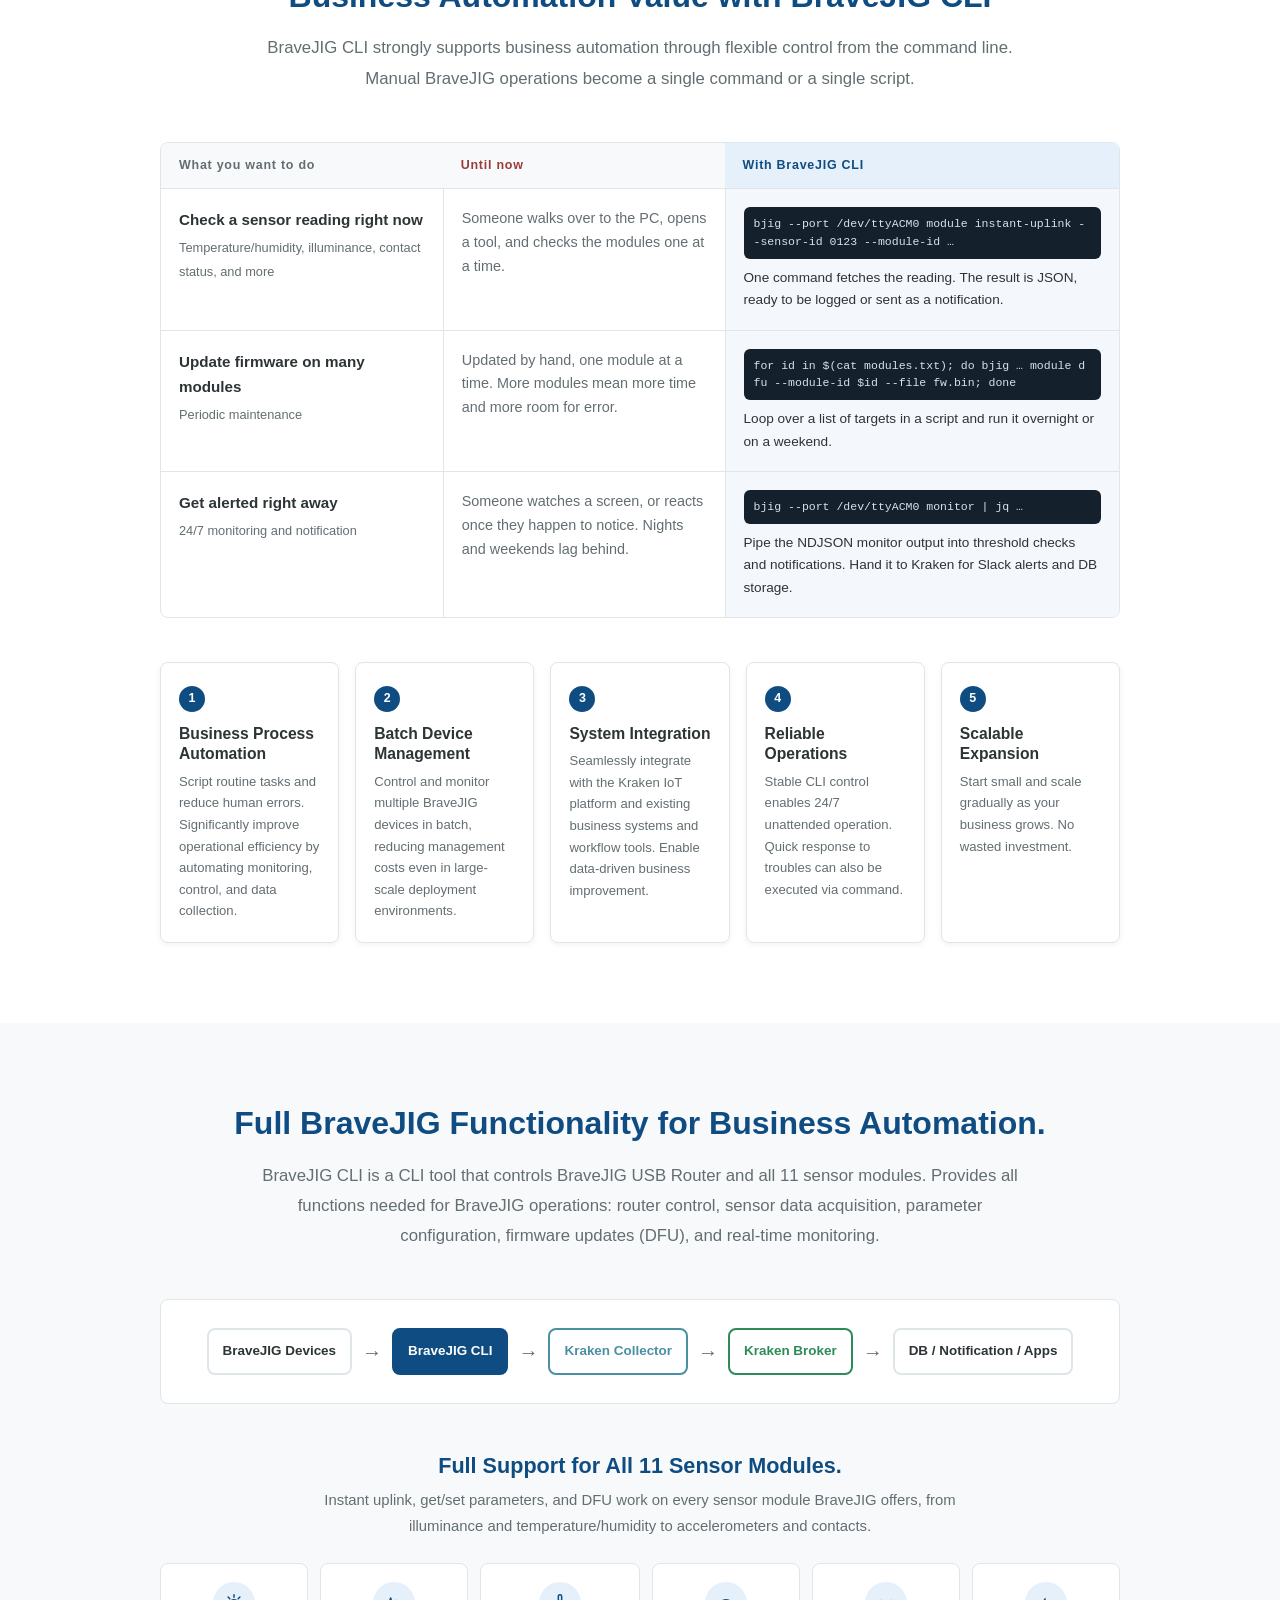
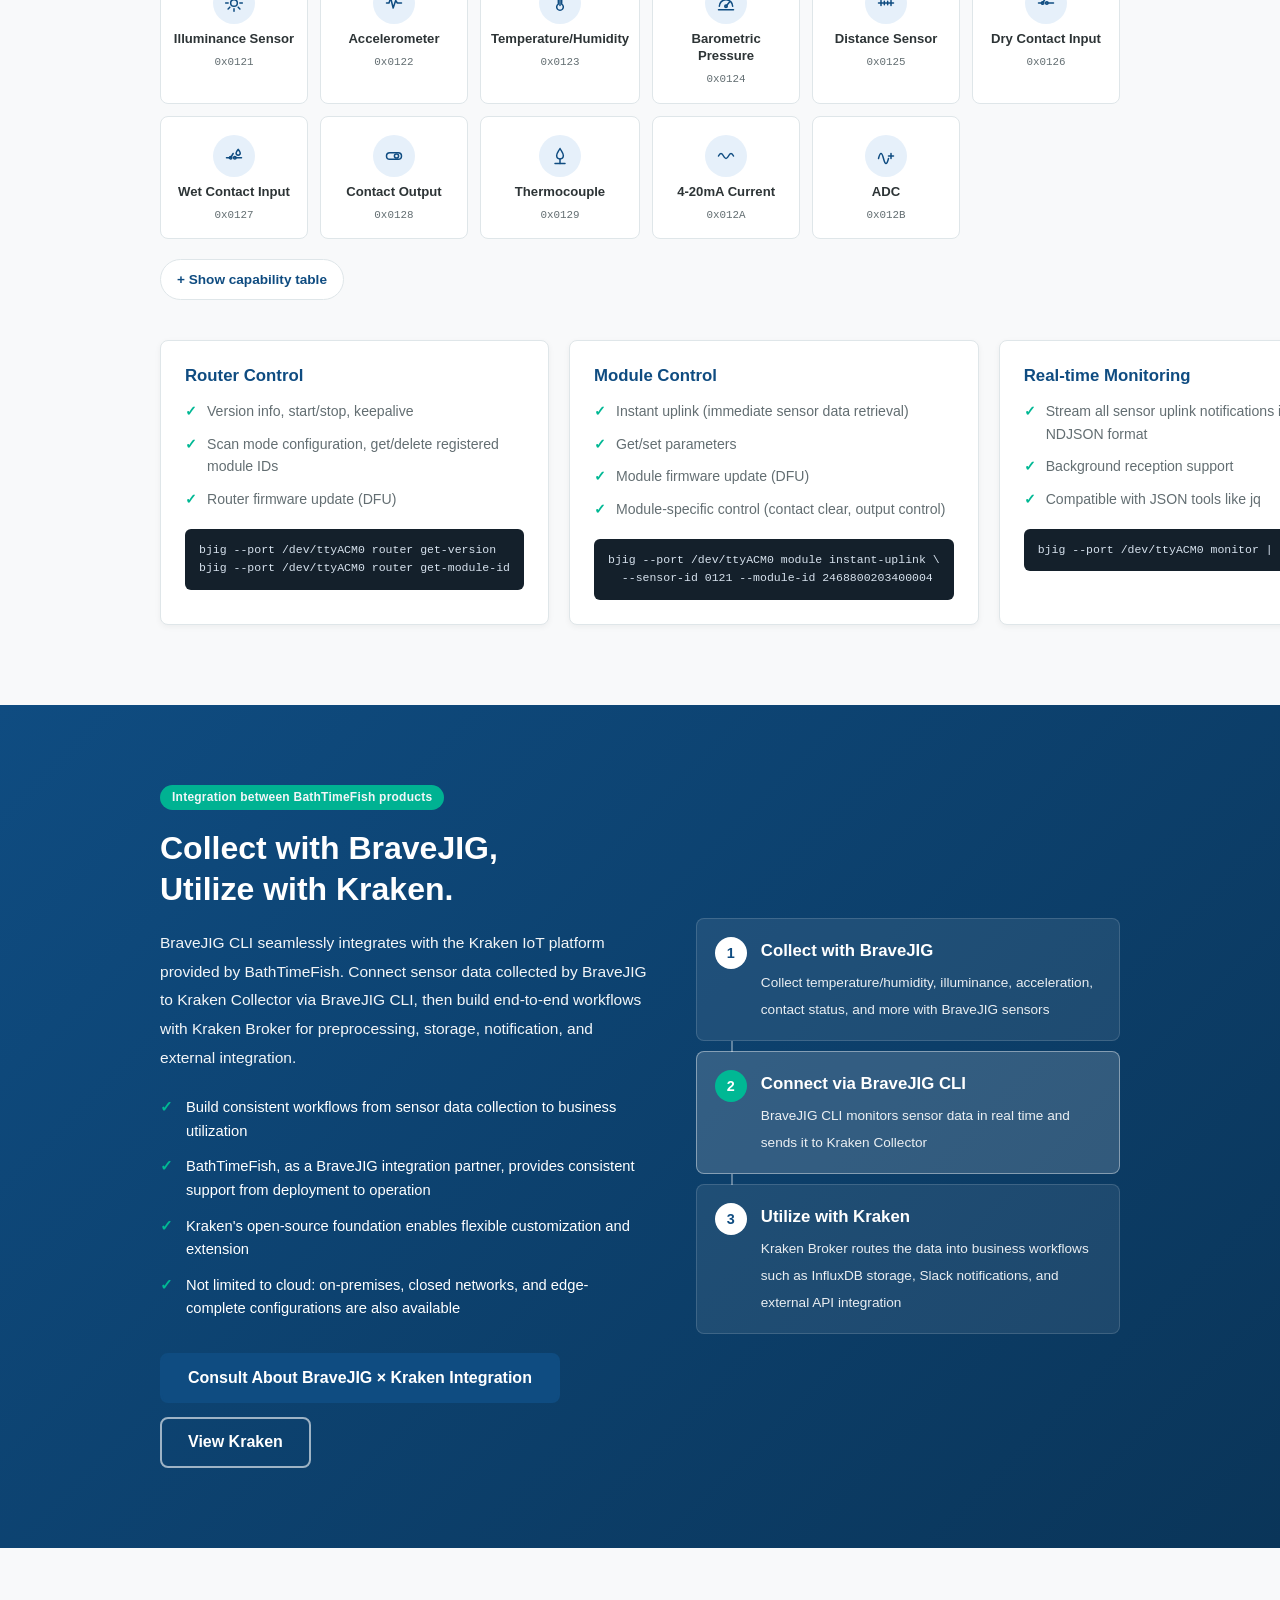
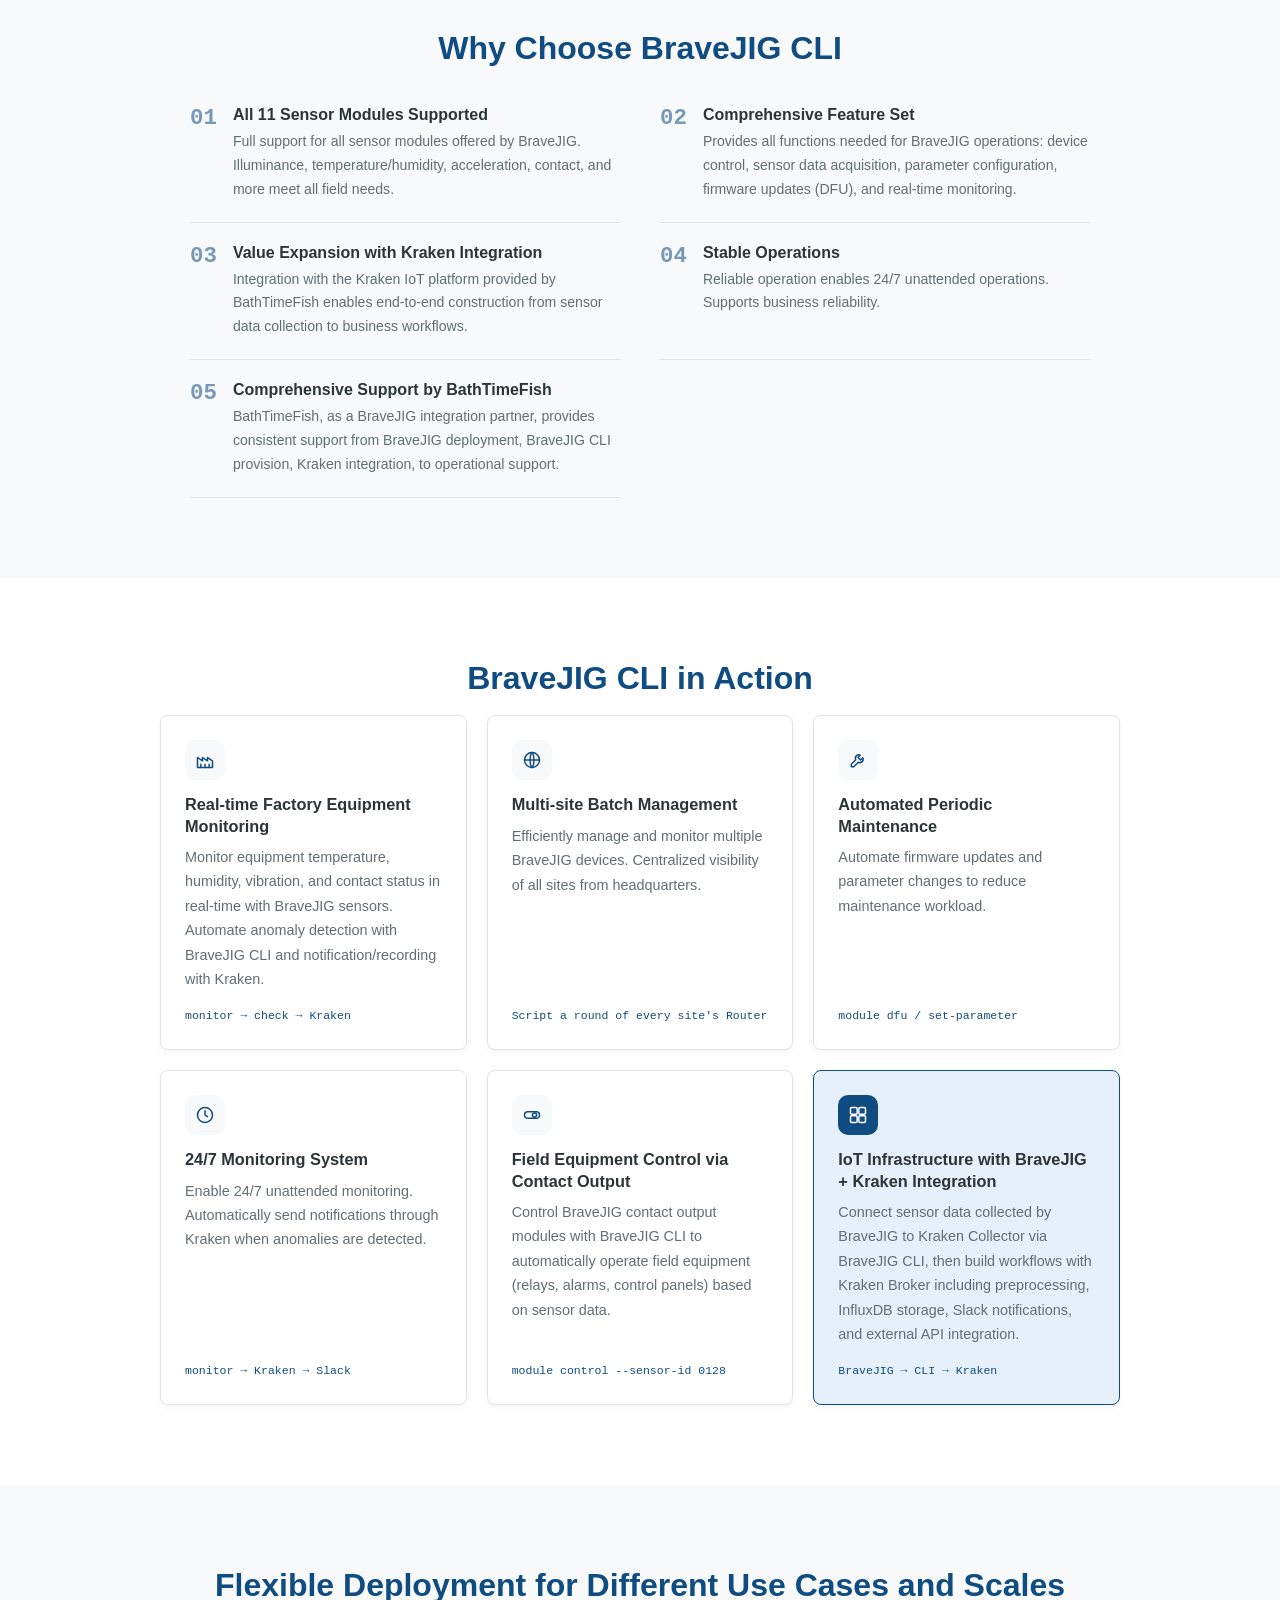
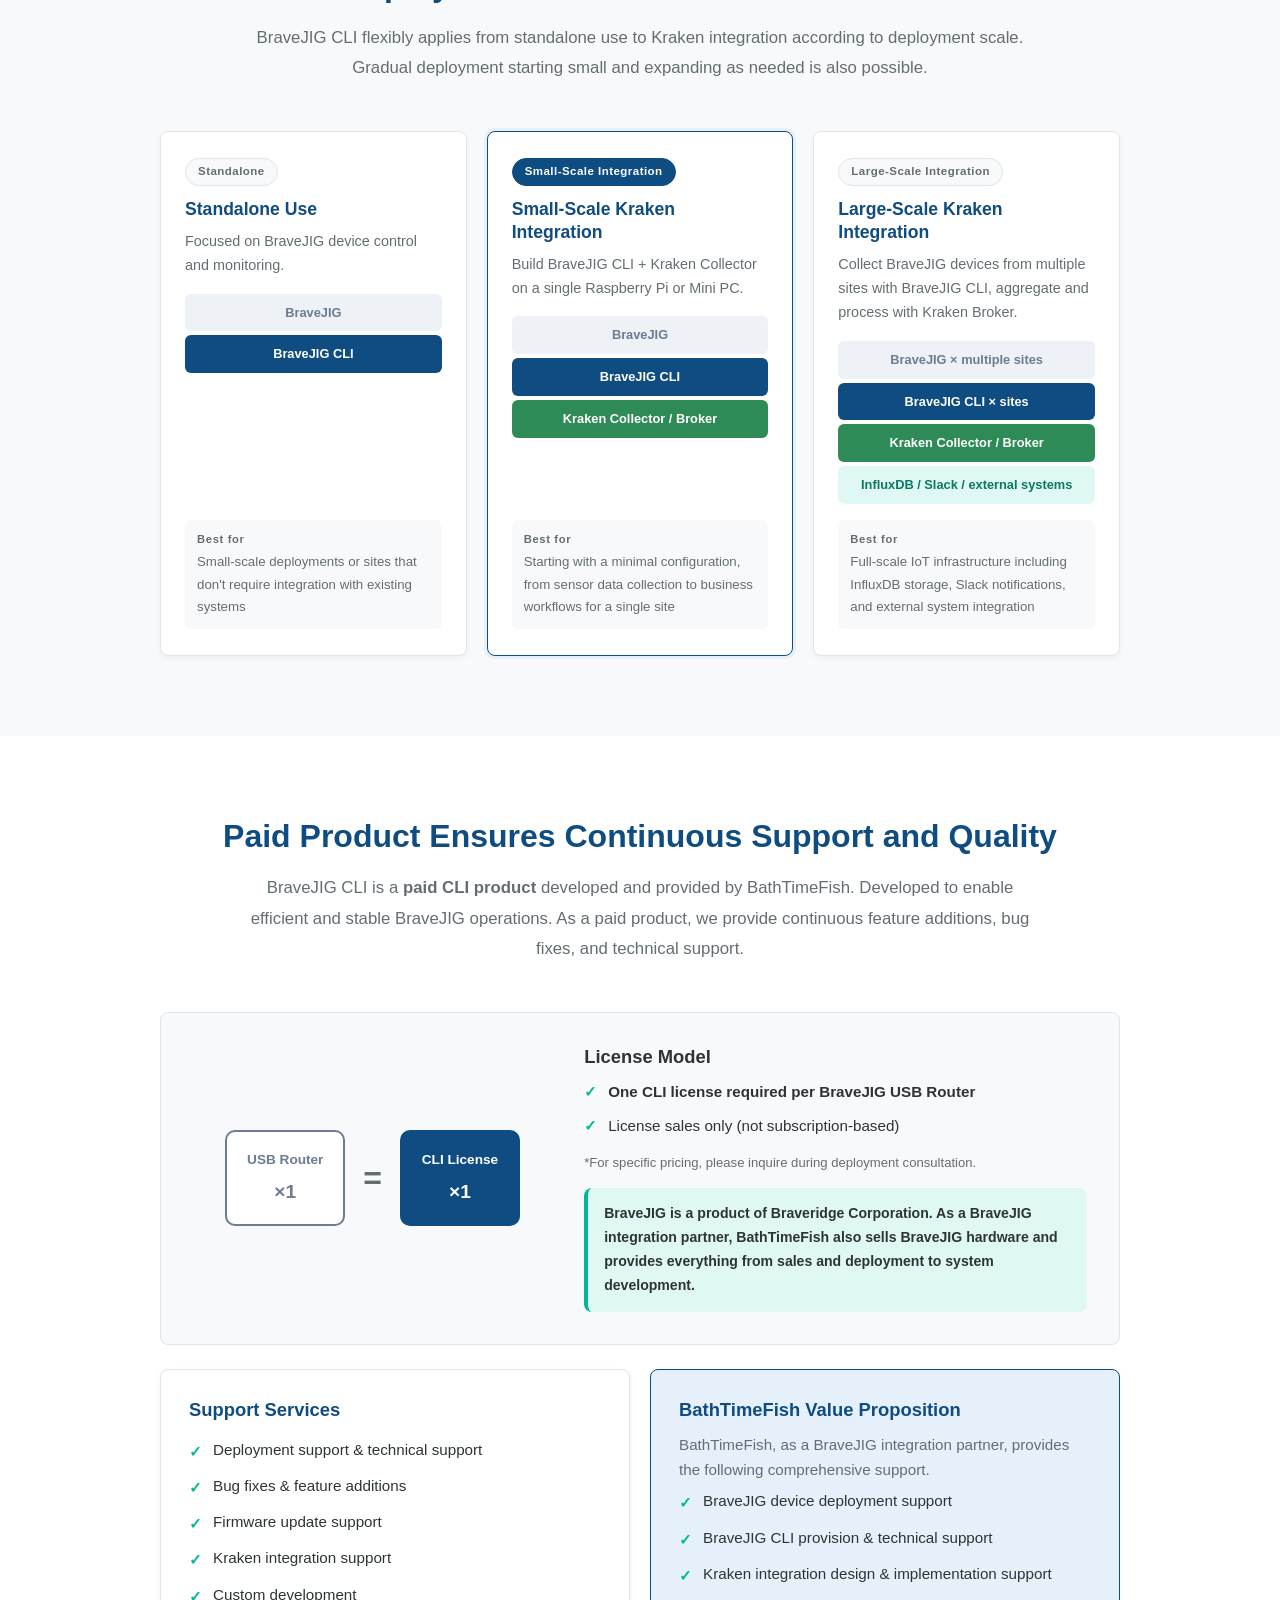
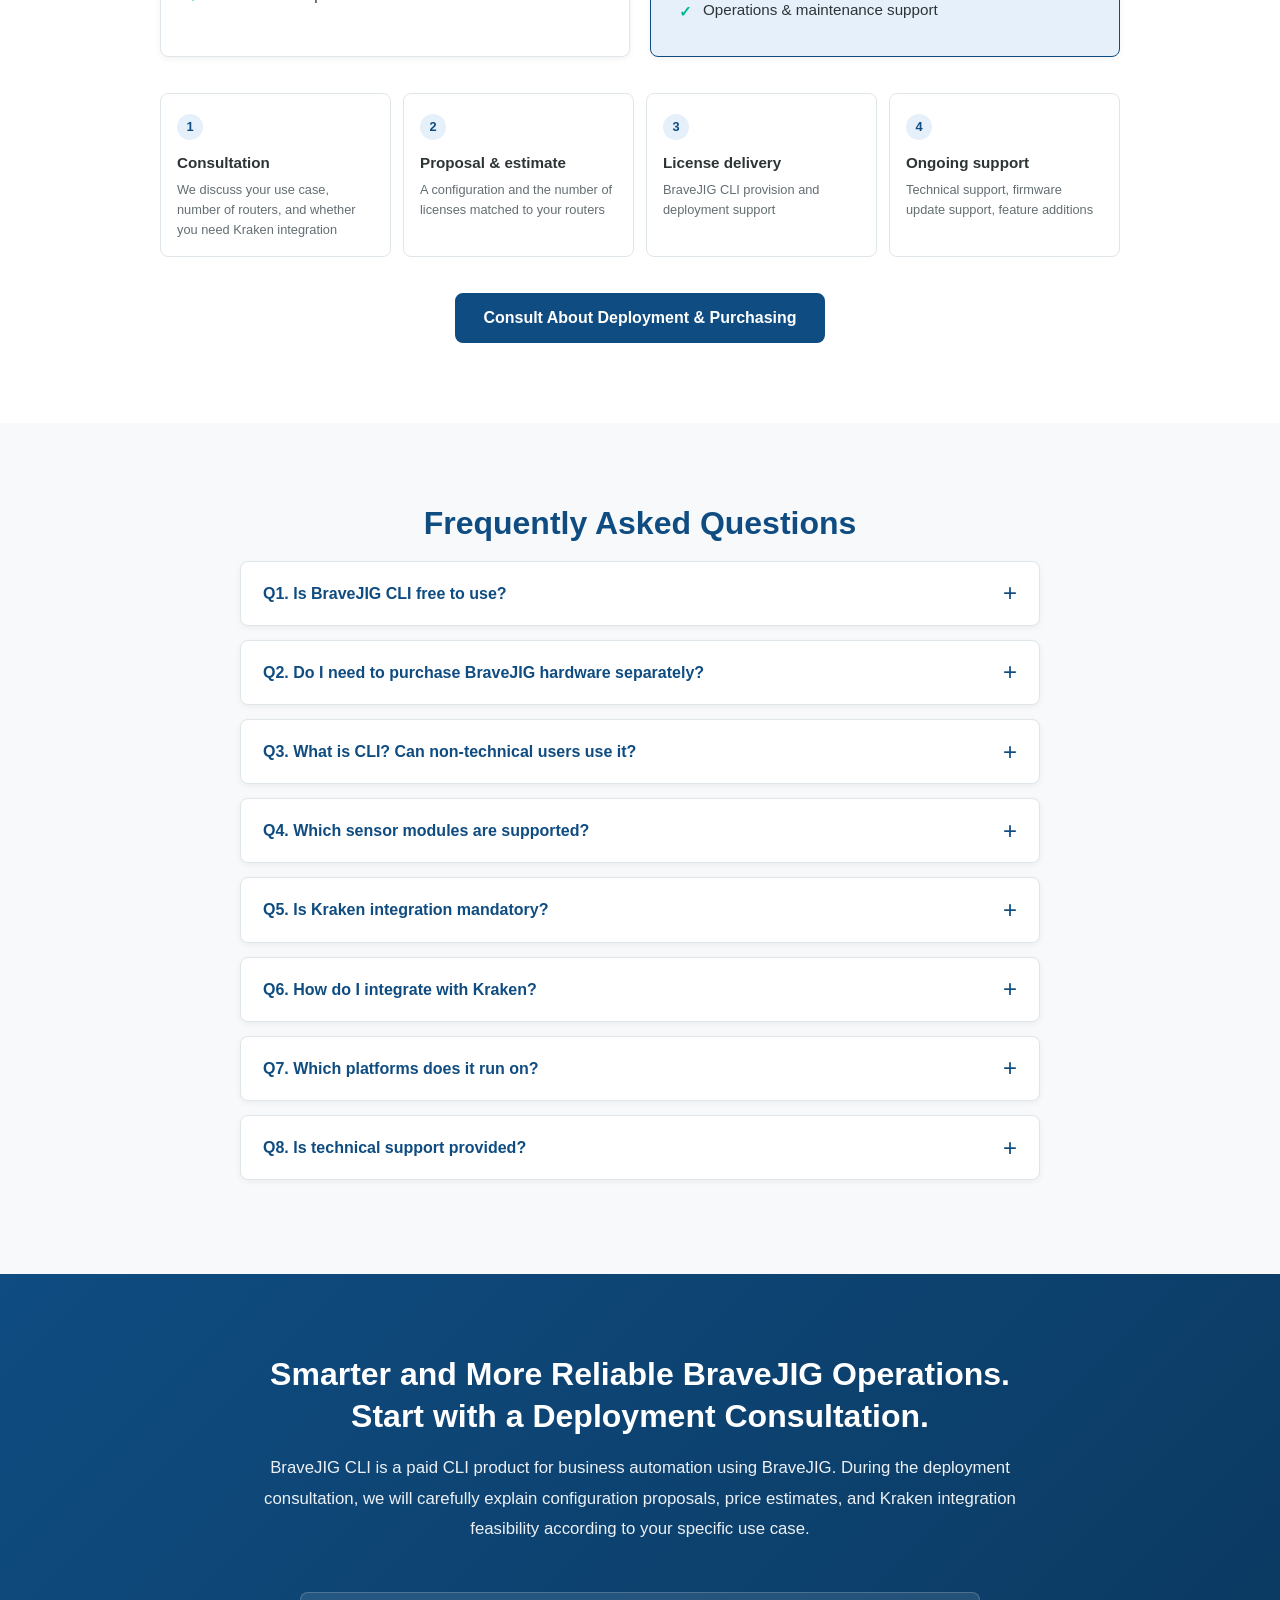
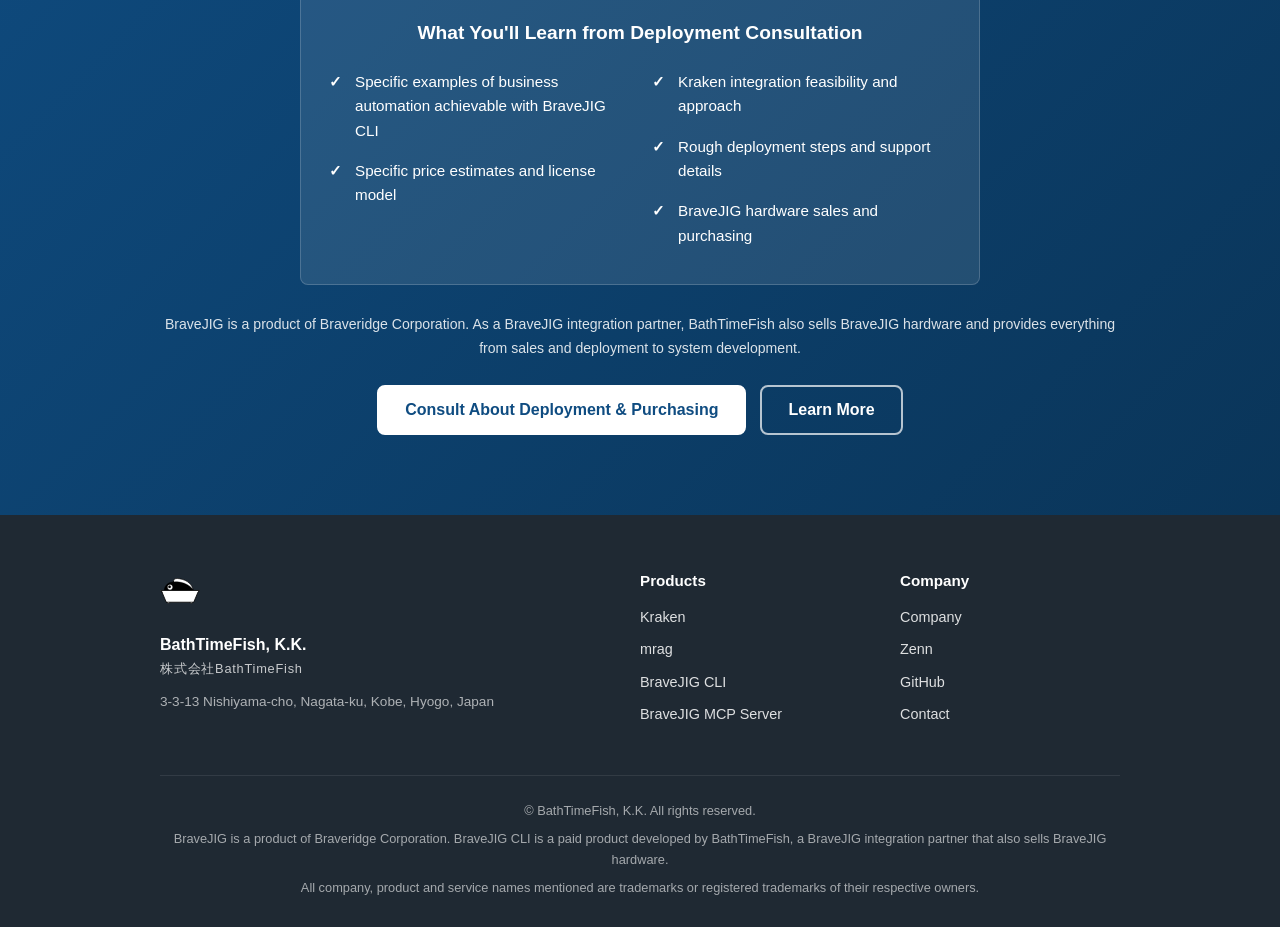
<file: bjigcli/en.html>
<!DOCTYPE html>
<html lang="en">
<head>
    <meta charset="UTF-8">
    <meta name="viewport" content="width=device-width, initial-scale=1.0">
    <title>BraveJIG CLI - Smarter and More Reliable BraveJIG Operations</title>
    <meta name="description" content="BraveJIG CLI is a paid CLI product for business automation using BraveJIG. Full support for all 11 BraveJIG sensor modules.">
    <link rel="canonical" href="https://www.bathtimefish.com/bjigcli/en.html">
    <link rel="alternate" hreflang="ja" href="https://www.bathtimefish.com/bjigcli/">
    <link rel="alternate" hreflang="en" href="https://www.bathtimefish.com/bjigcli/en.html">
    <link rel="alternate" hreflang="x-default" href="https://www.bathtimefish.com/bjigcli/">
    <link rel="icon" type="image/svg+xml" href="/bathtimefish.svg">
    <link rel="alternate icon" type="image/png" href="/bathtimefish.png">
    <link rel="stylesheet" href="/css/site.css">
    <link rel="stylesheet" href="bjigcli.css">
</head>
<body>
    <header class="site-header">
  <div class="container site-header-inner">
    <a class="site-brand" href="/">
      <img src="/bathtimefish.svg" alt="" width="32" height="32">
      <span class="site-brand-name">BathTimeFish, K.K.</span>
    </a>
    <button class="nav-toggle" type="button" aria-controls="site-nav" aria-expanded="false" aria-label="Menu">
      <span></span><span></span><span></span>
    </button>
    <nav class="site-nav" id="site-nav" aria-label="Site navigation">
      <ul class="site-nav-list">
        <li>
          <details class="nav-dropdown">
            <summary>Products</summary>
            <ul class="nav-dropdown-menu">
              <li><a href="/kraken/en.html">Kraken<small>Open-source IoT data router</small></a></li>
              <li><a href="/mrag/en.html">mrag<small>Open-source local RAG toolkit</small></a></li>
              <li><a href="/bjigcli/en.html">BraveJIG CLI<small>CLI tool for BraveJIG</small></a></li>
              <li><a href="/bjigmcp/">BraveJIG MCP Server<small>MCP server for AI agents</small></a></li>
            </ul>
          </details>
        </li>
        <li><a href="/company.html">Company</a></li>
        <li><a href="https://zenn.dev/bathtimefish" target="_blank" rel="noopener">Zenn</a></li>
      </ul>
    </nav>
  </div>
</header>

<div class="page-nav">
  <div class="container page-nav-inner">
    <a class="page-nav-brand" href="en.html"><img src="assets/bjigcli-logo.png" alt=""><span>BraveJIG CLI</span></a>
    <nav class="page-nav-links" aria-label="BraveJIG CLI">
      <a href="#cli-intro">What is CLI?</a>
      <a href="#value">Automation Value</a>
      <a href="#modules">Modules</a>
      <a href="#kraken">Kraken Integration</a>
      <a href="#use-cases">Use Cases</a>
      <a href="#deployment">Deployment</a>
      <a href="#pricing">Pricing</a>
      <a href="#faq">FAQ</a>
      <a href="#contact" class="nav-cta">Contact Us</a>
    </nav>
    <a class="lang-switch" href="index.html" lang="ja" hreflang="ja">日本語</a>
  </div>
</div>

    <main>
        <!-- 1. Hero -->
        <section class="hero bj-hero" id="hero">
            <div class="container hero-grid bj-hero-grid">
                <div class="hero-content">
                    <p class="bj-eyebrow"><span class="badge">Paid CLI product</span><span>for BraveJIG</span></p>
                    <h1 class="hero-title">Smarter and More Reliable<br>BraveJIG Operations.</h1>
                    <p class="hero-text">BraveJIG CLI is a paid CLI product for business automation using BraveJIG. Full support for all 11 BraveJIG sensor modules. Provides all the functions you need for BraveJIG operations, including device control, real-time monitoring, and firmware updates (DFU). Additionally, seamless integration with the Kraken IoT platform developed by BathTimeFish enables you to connect sensor data collected by BraveJIG to your business workflows.</p>
                    <p class="notice"><strong>BraveJIG is a product of Braveridge Corporation. As a BraveJIG integration partner, BathTimeFish also sells BraveJIG hardware and provides everything from sales and deployment to system development.</strong></p>
                    <p class="hero-note">BathTimeFish, as a <strong>BraveJIG Integration Partner</strong>, provides everything from BraveJIG hardware sales and deployment to system development and operation.</p>
                    <div class="btn-group">
                        <a href="https://forms.gle/X2RKJqLNiJXBfnKW8" class="btn btn-primary" target="_blank" rel="noopener">Consult About Deployment</a>
                        <a href="#cli-intro" class="btn btn-secondary">Learn More</a>
                    </div>
                    <ul class="bj-trust" aria-label="BraveJIG CLI at a glance">
                        <li><span class="bj-trust-k">Modules</span><span class="bj-trust-v">All 11 supported</span></li>
                        <li><span class="bj-trust-k">Device</span><span class="bj-trust-v">BraveJIG USB Router</span></li>
                        <li><span class="bj-trust-k">Platform</span><span class="bj-trust-v">macOS / Linux / Windows</span></li>
                        <li><span class="bj-trust-k">License</span><span class="bj-trust-v">One per USB Router</span></li>
                    </ul>
                </div>
                <div class="hero-visual bj-hero-visual">
                    <div class="bj-term" aria-label="Demo of BraveJIG CLI real-time monitoring">
                        <div class="bj-term-bar"><span></span><span></span><span></span><em>bjig — monitor</em></div>
                        <pre class="bj-term-body" id="term"><span class="bj-term-prompt">$ </span><span class="bj-term-cmd" id="term-cmd"></span><span class="bj-term-cursor" id="term-cursor"></span>
<span id="term-out"></span></pre>
                    </div>
                    <p class="bj-term-caption">Receive sensor uplinks as they arrive, one JSON object per line (NDJSON).</p>
                </div>
            </div>
        </section>

        <!-- 2. What is CLI -->
        <section class="section section-alt bj-cli-intro" id="cli-intro">
            <div class="container">
                <div class="bj-intro-grid">
                    <div class="bj-intro-text">
                        <h2 class="section-title">What is CLI (Command Line Interface)?</h2>
                        <p>CLI (Command Line Interface) is a method of operating a computer through text input from a keyboard. Unlike the typical mouse-driven GUI (Graphical User Interface), CLI allows for more advanced and flexible control by entering commands (instruction statements).</p>
                    </div>
                    <ul class="bj-merits">
                        <li><span class="bj-merit-icon" aria-hidden="true"><svg viewBox="0 0 24 24"><path d="M12 3v3M12 18v3M3 12h3M18 12h3M5.6 5.6l2.1 2.1M16.3 16.3l2.1 2.1M5.6 18.4l2.1-2.1M16.3 7.7l2.1-2.1"/><circle cx="12" cy="12" r="3.5"/></svg></span><strong>Easy Automation</strong><span>Script repetitive tasks for efficiency</span></li>
                        <li><span class="bj-merit-icon" aria-hidden="true"><svg viewBox="0 0 24 24"><rect x="3" y="4" width="18" height="6" rx="1.5"/><rect x="3" y="14" width="18" height="6" rx="1.5"/><path d="M7 7h.01M7 17h.01"/></svg></span><strong>Batch Processing</strong><span>Control multiple devices simultaneously</span></li>
                        <li><span class="bj-merit-icon" aria-hidden="true"><svg viewBox="0 0 24 24"><circle cx="12" cy="12" r="9"/><path d="M3 12h18M12 3a14 14 0 0 1 0 18M12 3a14 14 0 0 0 0 18"/></svg></span><strong>Remote Operations</strong><span>Remote control over network</span></li>
                        <li><span class="bj-merit-icon" aria-hidden="true"><svg viewBox="0 0 24 24"><path d="M10 13a5 5 0 0 0 7 0l3-3a5 5 0 0 0-7-7l-1 1"/><path d="M14 11a5 5 0 0 0-7 0l-3 3a5 5 0 0 0 7 7l1-1"/></svg></span><strong>System Integration</strong><span>Easy integration with business systems and workflow tools</span></li>
                        <li><span class="bj-merit-icon" aria-hidden="true"><svg viewBox="0 0 24 24"><circle cx="12" cy="12" r="9"/><path d="M12 7v5l3 2"/></svg></span><strong>Scheduled Execution</strong><span>Enable periodic monitoring and automated execution</span></li>
                    </ul>
                </div>
            </div>
        </section>

        <!-- 3. Automation value (before / after) -->
        <section class="section" id="value">
            <div class="container">
                <h2 class="section-title">Business Automation Value with BraveJIG CLI</h2>
                <p class="section-lead">BraveJIG CLI strongly supports business automation through flexible control from the command line.<br>Manual BraveJIG operations become a single command or a single script.</p>

                <div class="bj-compare">
                    <div class="bj-compare-head">
                        <span>What you want to do</span>
                        <span class="bj-compare-before">Until now</span>
                        <span class="bj-compare-after">With BraveJIG CLI</span>
                    </div>
                    <div class="bj-compare-row">
                        <div class="bj-compare-task"><strong>Check a sensor reading right now</strong><span>Temperature/humidity, illuminance, contact status, and more</span></div>
                        <div class="bj-compare-before">Someone walks over to the PC, opens a tool, and checks the modules one at a time.</div>
                        <div class="bj-compare-after"><code>bjig --port /dev/ttyACM0 module instant-uplink --sensor-id 0123 --module-id …</code><span>One command fetches the reading. The result is JSON, ready to be logged or sent as a notification.</span></div>
                    </div>
                    <div class="bj-compare-row">
                        <div class="bj-compare-task"><strong>Update firmware on many modules</strong><span>Periodic maintenance</span></div>
                        <div class="bj-compare-before">Updated by hand, one module at a time. More modules mean more time and more room for error.</div>
                        <div class="bj-compare-after"><code>for id in $(cat modules.txt); do bjig … module dfu --module-id $id --file fw.bin; done</code><span>Loop over a list of targets in a script and run it overnight or on a weekend.</span></div>
                    </div>
                    <div class="bj-compare-row">
                        <div class="bj-compare-task"><strong>Get alerted right away</strong><span>24/7 monitoring and notification</span></div>
                        <div class="bj-compare-before">Someone watches a screen, or reacts once they happen to notice. Nights and weekends lag behind.</div>
                        <div class="bj-compare-after"><code>bjig --port /dev/ttyACM0 monitor | jq …</code><span>Pipe the NDJSON monitor output into threshold checks and notifications. Hand it to Kraken for Slack alerts and DB storage.</span></div>
                    </div>
                </div>

                <div class="bj-benefits">
                    <div class="bj-benefit"><span class="bj-benefit-num">1</span><h3>Business Process Automation</h3><p>Script routine tasks and reduce human errors. Significantly improve operational efficiency by automating monitoring, control, and data collection.</p></div>
                    <div class="bj-benefit"><span class="bj-benefit-num">2</span><h3>Batch Device Management</h3><p>Control and monitor multiple BraveJIG devices in batch, reducing management costs even in large-scale deployment environments.</p></div>
                    <div class="bj-benefit"><span class="bj-benefit-num">3</span><h3>System Integration</h3><p>Seamlessly integrate with the Kraken IoT platform and existing business systems and workflow tools. Enable data-driven business improvement.</p></div>
                    <div class="bj-benefit"><span class="bj-benefit-num">4</span><h3>Reliable Operations</h3><p>Stable CLI control enables 24/7 unattended operation. Quick response to troubles can also be executed via command.</p></div>
                    <div class="bj-benefit"><span class="bj-benefit-num">5</span><h3>Scalable Expansion</h3><p>Start small and scale gradually as your business grows. No wasted investment.</p></div>
                </div>
            </div>
        </section>

        <!-- 4. About + modules -->
        <section class="section section-alt" id="modules">
            <div class="container">
                <h2 class="section-title">Full BraveJIG Functionality for Business Automation.</h2>
                <p class="section-lead">BraveJIG CLI is a CLI tool that controls BraveJIG USB Router and all 11 sensor modules. Provides all functions needed for BraveJIG operations: router control, sensor data acquisition, parameter configuration, firmware updates (DFU), and real-time monitoring.</p>

                <div class="flow flow-on-light bj-flow">
                    <div class="flow-step">BraveJIG Devices</div>
                    <div class="flow-arrow">→</div>
                    <div class="flow-step flow-step-highlight">BraveJIG CLI</div>
                    <div class="flow-arrow">→</div>
                    <div class="flow-step bj-flow-collector">Kraken Collector</div>
                    <div class="flow-arrow">→</div>
                    <div class="flow-step bj-flow-broker">Kraken Broker</div>
                    <div class="flow-arrow">→</div>
                    <div class="flow-step">DB / Notification / Apps</div>
                </div>

                <div class="bj-modules-head">
                    <h3>Full Support for All 11 Sensor Modules.</h3>
                    <p>Instant uplink, get/set parameters, and DFU work on every sensor module BraveJIG offers, from illuminance and temperature/humidity to accelerometers and contacts.</p>
                </div>
                <ul class="bj-modules">
                    <li><span class="bj-mod-icon" aria-hidden="true"><svg viewBox="0 0 24 24"><circle cx="12" cy="12" r="4"/><path d="M12 2v3M12 19v3M2 12h3M19 12h3M4.9 4.9l2.1 2.1M17 17l2.1 2.1M4.9 19.1 7 17M17 7l2.1-2.1"/></svg></span><strong>Illuminance Sensor</strong><code>0x0121</code></li>
                    <li><span class="bj-mod-icon" aria-hidden="true"><svg viewBox="0 0 24 24"><path d="M3 12h3l2-6 3 12 3-9 2 3h5"/></svg></span><strong>Accelerometer</strong><code>0x0122</code></li>
                    <li><span class="bj-mod-icon" aria-hidden="true"><svg viewBox="0 0 24 24"><path d="M10 4a2 2 0 0 1 4 0v9.3a4 4 0 1 1-4 0z"/><path d="M12 9v6"/></svg></span><strong>Temperature/Humidity</strong><code>0x0123</code></li>
                    <li><span class="bj-mod-icon" aria-hidden="true"><svg viewBox="0 0 24 24"><path d="M4 16a8 8 0 0 1 16 0"/><path d="M12 16l4-5"/><circle cx="12" cy="16" r="1.5"/><path d="M3 20h18"/></svg></span><strong>Barometric Pressure</strong><code>0x0124</code></li>
                    <li><span class="bj-mod-icon" aria-hidden="true"><svg viewBox="0 0 24 24"><path d="M3 12h18M6 9v6M10 10v4M14 10v4M18 9v6"/></svg></span><strong>Distance Sensor</strong><code>0x0125</code></li>
                    <li><span class="bj-mod-icon" aria-hidden="true"><svg viewBox="0 0 24 24"><path d="M3 12h5l3-5M13 12h8"/><circle cx="8" cy="12" r="1.5"/><circle cx="13" cy="12" r="1.5"/></svg></span><strong>Dry Contact Input</strong><code>0x0126</code></li>
                    <li><span class="bj-mod-icon" aria-hidden="true"><svg viewBox="0 0 24 24"><path d="M3 14h5l3-5M13 14h8"/><circle cx="8" cy="14" r="1.5"/><circle cx="13" cy="14" r="1.5"/><path d="M17 4c1.5 2 2.5 3.2 2.5 4.5a2.5 2.5 0 0 1-5 0C14.5 7.2 15.5 6 17 4z"/></svg></span><strong>Wet Contact Input</strong><code>0x0127</code></li>
                    <li><span class="bj-mod-icon" aria-hidden="true"><svg viewBox="0 0 24 24"><rect x="3" y="8" width="18" height="8" rx="4"/><circle cx="15" cy="12" r="2.5"/></svg></span><strong>Contact Output</strong><code>0x0128</code></li>
                    <li><span class="bj-mod-icon" aria-hidden="true"><svg viewBox="0 0 24 24"><path d="M12 3c2 3.5 4 5.5 4 8.5a4 4 0 0 1-8 0C8 8.5 10 6.5 12 3z"/><path d="M6 21h12"/><path d="M12 15.5v5.5"/></svg></span><strong>Thermocouple</strong><code>0x0129</code></li>
                    <li><span class="bj-mod-icon" aria-hidden="true"><svg viewBox="0 0 24 24"><path d="M3 12c2-4 4-4 6 0s4 4 6 0 4-4 6 0"/></svg></span><strong>4-20mA Current</strong><code>0x012A</code></li>
                    <li><span class="bj-mod-icon" aria-hidden="true"><svg viewBox="0 0 24 24"><path d="M3 15c2-8 4-8 6 0s4 8 6 0M15 12h6M18 9v6"/></svg></span><strong>ADC</strong><code>0x012B</code></li>
                </ul>

                <details class="bj-table-details">
                    <summary>Show capability table</summary>
                    <div class="table-wrap">
                        <table class="data-table">
                            <thead><tr><th>Sensor ID</th><th>Module Name</th><th>Instant Uplink</th><th>Get/Set Parameters</th><th>DFU</th><th>Control Commands</th></tr></thead>
                            <tbody>
                                <tr><td>0x0121</td><td>Illuminance Sensor</td><td>✅</td><td>✅</td><td>✅</td><td>-</td></tr>
                                <tr><td>0x0122</td><td>Accelerometer</td><td>✅</td><td>✅</td><td>✅</td><td>-</td></tr>
                                <tr><td>0x0123</td><td>Temperature/Humidity</td><td>✅</td><td>✅</td><td>✅</td><td>-</td></tr>
                                <tr><td>0x0124</td><td>Barometric Pressure</td><td>✅</td><td>✅</td><td>✅</td><td>-</td></tr>
                                <tr><td>0x0125</td><td>Distance Sensor</td><td>✅</td><td>✅</td><td>✅</td><td>-</td></tr>
                                <tr><td>0x0126</td><td>Dry Contact Input</td><td>✅</td><td>✅</td><td>✅</td><td>✅ Count Clear</td></tr>
                                <tr><td>0x0127</td><td>Wet Contact Input</td><td>✅</td><td>✅</td><td>✅</td><td>✅ Count Clear</td></tr>
                                <tr><td>0x0128</td><td>Contact Output</td><td>✅</td><td>✅</td><td>✅</td><td>✅ Output Control</td></tr>
                                <tr><td>0x0129</td><td>Thermocouple</td><td>✅</td><td>✅</td><td>✅</td><td>-</td></tr>
                                <tr><td>0x012A</td><td>4-20mA Current</td><td>✅</td><td>✅</td><td>✅</td><td>-</td></tr>
                                <tr><td>0x012B</td><td>ADC</td><td>✅</td><td>✅</td><td>✅</td><td>-</td></tr>
                            </tbody>
                        </table>
                    </div>
                </details>

                <div class="bj-features">
                    <div class="bj-feature">
                        <h3>Router Control</h3>
                        <ul class="check-list is-muted">
                            <li>Version info, start/stop, keepalive</li>
                            <li>Scan mode configuration, get/delete registered module IDs</li>
                            <li>Router firmware update (DFU)</li>
                        </ul>
                        <pre class="bj-snippet"><code>bjig --port /dev/ttyACM0 router get-version
bjig --port /dev/ttyACM0 router get-module-id</code></pre>
                    </div>
                    <div class="bj-feature">
                        <h3>Module Control</h3>
                        <ul class="check-list is-muted">
                            <li>Instant uplink (immediate sensor data retrieval)</li>
                            <li>Get/set parameters</li>
                            <li>Module firmware update (DFU)</li>
                            <li>Module-specific control (contact clear, output control)</li>
                        </ul>
                        <pre class="bj-snippet"><code>bjig --port /dev/ttyACM0 module instant-uplink \
  --sensor-id 0121 --module-id 2468800203400004</code></pre>
                    </div>
                    <div class="bj-feature">
                        <h3>Real-time Monitoring</h3>
                        <ul class="check-list is-muted">
                            <li>Stream all sensor uplink notifications in NDJSON format</li>
                            <li>Background reception support</li>
                            <li>Compatible with JSON tools like jq</li>
                        </ul>
                        <pre class="bj-snippet"><code>bjig --port /dev/ttyACM0 monitor | jq .</code></pre>
                    </div>
                </div>
            </div>
        </section>

        <!-- 5. Kraken integration -->
        <section class="section bj-kraken" id="kraken">
            <div class="container">
                <div class="bj-kraken-grid">
                    <div class="bj-kraken-text">
                        <p class="bj-eyebrow"><span class="badge bj-badge-accent">Integration between BathTimeFish products</span></p>
                        <h2 class="section-title">Collect with BraveJIG,<br>Utilize with Kraken.</h2>
                        <p>BraveJIG CLI seamlessly integrates with the Kraken IoT platform provided by BathTimeFish. Connect sensor data collected by BraveJIG to Kraken Collector via BraveJIG CLI, then build end-to-end workflows with Kraken Broker for preprocessing, storage, notification, and external integration.</p>
                        <ul class="bj-kraken-benefits">
                            <li>Build consistent workflows from sensor data collection to business utilization</li>
                            <li>BathTimeFish, as a BraveJIG integration partner, provides consistent support from deployment to operation</li>
                            <li>Kraken's open-source foundation enables flexible customization and extension</li>
                            <li>Not limited to cloud: on-premises, closed networks, and edge-complete configurations are also available</li>
                        </ul>
                        <div class="btn-group">
                            <a href="https://forms.gle/X2RKJqLNiJXBfnKW8" class="btn btn-primary" target="_blank" rel="noopener">Consult About BraveJIG × Kraken Integration</a>
                            <a href="/kraken/en.html" class="btn btn-secondary">View Kraken</a>
                        </div>
                    </div>
                    <ol class="bj-kraken-steps">
                        <li>
                            <span class="bj-ks-num">1</span>
                            <div><strong>Collect with BraveJIG</strong><span>Collect temperature/humidity, illuminance, acceleration, contact status, and more with BraveJIG sensors</span></div>
                        </li>
                        <li class="is-cli">
                            <span class="bj-ks-num">2</span>
                            <div><strong>Connect via BraveJIG CLI</strong><span>BraveJIG CLI monitors sensor data in real time and sends it to Kraken Collector</span></div>
                        </li>
                        <li>
                            <span class="bj-ks-num">3</span>
                            <div><strong>Utilize with Kraken</strong><span>Kraken Broker routes the data into business workflows such as InfluxDB storage, Slack notifications, and external API integration</span></div>
                        </li>
                    </ol>
                </div>
            </div>
        </section>

        <!-- 6. Strengths -->
        <section class="section section-alt" id="strengths">
            <div class="container">
                <h2 class="section-title">Why Choose BraveJIG CLI</h2>
                <ol class="bj-reasons">
                    <li><span>01</span><div><h3>All 11 Sensor Modules Supported</h3><p>Full support for all sensor modules offered by BraveJIG. Illuminance, temperature/humidity, acceleration, contact, and more meet all field needs.</p></div></li>
                    <li><span>02</span><div><h3>Comprehensive Feature Set</h3><p>Provides all functions needed for BraveJIG operations: device control, sensor data acquisition, parameter configuration, firmware updates (DFU), and real-time monitoring.</p></div></li>
                    <li><span>03</span><div><h3>Value Expansion with Kraken Integration</h3><p>Integration with the Kraken IoT platform provided by BathTimeFish enables end-to-end construction from sensor data collection to business workflows.</p></div></li>
                    <li><span>04</span><div><h3>Stable Operations</h3><p>Reliable operation enables 24/7 unattended operations. Supports business reliability.</p></div></li>
                    <li><span>05</span><div><h3>Comprehensive Support by BathTimeFish</h3><p>BathTimeFish, as a BraveJIG integration partner, provides consistent support from BraveJIG deployment, BraveJIG CLI provision, Kraken integration, to operational support.</p></div></li>
                </ol>
            </div>
        </section>

        <!-- 7. Use cases -->
        <section class="section" id="use-cases">
            <div class="container">
                <h2 class="section-title">BraveJIG CLI in Action</h2>
                <div class="bj-cases">
                    <article class="bj-case">
                        <span class="bj-case-icon" aria-hidden="true"><svg viewBox="0 0 24 24"><path d="M3 21V9l6 4V9l6 4V9l6 4v8z"/><path d="M7 21v-4M12 21v-4M17 21v-4"/></svg></span>
                        <h3>Real-time Factory Equipment Monitoring</h3>
                        <p>Monitor equipment temperature, humidity, vibration, and contact status in real-time with BraveJIG sensors. Automate anomaly detection with BraveJIG CLI and notification/recording with Kraken.</p>
                        <p class="bj-case-flow">monitor → check → Kraken</p>
                    </article>
                    <article class="bj-case">
                        <span class="bj-case-icon" aria-hidden="true"><svg viewBox="0 0 24 24"><circle cx="12" cy="12" r="9"/><path d="M3 12h18M12 3c3 3 3 15 0 18M12 3c-3 3-3 15 0 18"/></svg></span>
                        <h3>Multi-site Batch Management</h3>
                        <p>Efficiently manage and monitor multiple BraveJIG devices. Centralized visibility of all sites from headquarters.</p>
                        <p class="bj-case-flow">Script a round of every site's Router</p>
                    </article>
                    <article class="bj-case">
                        <span class="bj-case-icon" aria-hidden="true"><svg viewBox="0 0 24 24"><path d="M14.7 6.3a4 4 0 0 0-5.4 5.4L4 17v3h3l5.3-5.3a4 4 0 0 0 5.4-5.4L15 12l-3-3z"/></svg></span>
                        <h3>Automated Periodic Maintenance</h3>
                        <p>Automate firmware updates and parameter changes to reduce maintenance workload.</p>
                        <p class="bj-case-flow">module dfu / set-parameter</p>
                    </article>
                    <article class="bj-case">
                        <span class="bj-case-icon" aria-hidden="true"><svg viewBox="0 0 24 24"><circle cx="12" cy="12" r="9"/><path d="M12 7v5l3 2"/></svg></span>
                        <h3>24/7 Monitoring System</h3>
                        <p>Enable 24/7 unattended monitoring. Automatically send notifications through Kraken when anomalies are detected.</p>
                        <p class="bj-case-flow">monitor → Kraken → Slack</p>
                    </article>
                    <article class="bj-case">
                        <span class="bj-case-icon" aria-hidden="true"><svg viewBox="0 0 24 24"><rect x="3" y="8" width="18" height="8" rx="4"/><circle cx="15" cy="12" r="2.5"/></svg></span>
                        <h3>Field Equipment Control via Contact Output</h3>
                        <p>Control BraveJIG contact output modules with BraveJIG CLI to automatically operate field equipment (relays, alarms, control panels) based on sensor data.</p>
                        <p class="bj-case-flow">module control --sensor-id 0128</p>
                    </article>
                    <article class="bj-case bj-case-kraken">
                        <span class="bj-case-icon" aria-hidden="true"><svg viewBox="0 0 24 24"><rect x="3" y="3" width="8" height="8" rx="1.5"/><rect x="13" y="3" width="8" height="8" rx="1.5"/><rect x="3" y="13" width="8" height="8" rx="1.5"/><rect x="13" y="13" width="8" height="8" rx="1.5"/></svg></span>
                        <h3>IoT Infrastructure with BraveJIG + Kraken Integration</h3>
                        <p>Connect sensor data collected by BraveJIG to Kraken Collector via BraveJIG CLI, then build workflows with Kraken Broker including preprocessing, InfluxDB storage, Slack notifications, and external API integration.</p>
                        <p class="bj-case-flow">BraveJIG → CLI → Kraken</p>
                    </article>
                </div>
            </div>
        </section>

        <!-- 8. Deployment models -->
        <section class="section section-alt" id="deployment">
            <div class="container">
                <h2 class="section-title">Flexible Deployment for Different Use Cases and Scales</h2>
                <p class="section-lead">BraveJIG CLI flexibly applies from standalone use to Kraken integration according to deployment scale. Gradual deployment starting small and expanding as needed is also possible.</p>
                <div class="bj-models">
                    <div class="bj-model">
                        <span class="bj-model-tag">Standalone</span>
                        <h3>Standalone Use</h3>
                        <p>Focused on BraveJIG device control and monitoring.</p>
                        <div class="bj-model-stack"><span class="is-bj">BraveJIG</span><span class="is-cli">BraveJIG CLI</span></div>
                        <p class="bj-model-fit"><strong>Best for</strong>Small-scale deployments or sites that don't require integration with existing systems</p>
                    </div>
                    <div class="bj-model is-highlight">
                        <span class="bj-model-tag">Small-Scale Integration</span>
                        <h3>Small-Scale Kraken Integration</h3>
                        <p>Build BraveJIG CLI + Kraken Collector on a single Raspberry Pi or Mini PC.</p>
                        <div class="bj-model-stack"><span class="is-bj">BraveJIG</span><span class="is-cli">BraveJIG CLI</span><span class="is-kraken">Kraken Collector / Broker</span></div>
                        <p class="bj-model-fit"><strong>Best for</strong>Starting with a minimal configuration, from sensor data collection to business workflows for a single site</p>
                    </div>
                    <div class="bj-model">
                        <span class="bj-model-tag">Large-Scale Integration</span>
                        <h3>Large-Scale Kraken Integration</h3>
                        <p>Collect BraveJIG devices from multiple sites with BraveJIG CLI, aggregate and process with Kraken Broker.</p>
                        <div class="bj-model-stack"><span class="is-bj">BraveJIG × multiple sites</span><span class="is-cli">BraveJIG CLI × sites</span><span class="is-kraken">Kraken Collector / Broker</span><span class="is-out">InfluxDB / Slack / external systems</span></div>
                        <p class="bj-model-fit"><strong>Best for</strong>Full-scale IoT infrastructure including InfluxDB storage, Slack notifications, and external system integration</p>
                    </div>
                </div>
            </div>
        </section>

        <!-- 9. Pricing -->
        <section class="section" id="pricing">
            <div class="container">
                <h2 class="section-title">Paid Product Ensures Continuous Support and Quality</h2>
                <p class="section-lead">BraveJIG CLI is a <strong>paid CLI product</strong> developed and provided by BathTimeFish. Developed to enable efficient and stable BraveJIG operations. As a paid product, we provide continuous feature additions, bug fixes, and technical support.</p>

                <div class="bj-license">
                    <div class="bj-license-visual" aria-hidden="true">
                        <div class="bj-license-item"><span class="bj-license-box is-router">USB Router<small>×1</small></span></div>
                        <span class="bj-license-eq">=</span>
                        <div class="bj-license-item"><span class="bj-license-box is-license">CLI License<small>×1</small></span></div>
                    </div>
                    <div class="bj-license-text">
                        <h3>License Model</h3>
                        <ul class="check-list">
                            <li><strong>One CLI license required per BraveJIG USB Router</strong></li>
                            <li>License sales only (not subscription-based)</li>
                        </ul>
                        <p class="bj-license-note">*For specific pricing, please inquire during deployment consultation.</p>
                        <p class="notice"><strong>BraveJIG is a product of Braveridge Corporation. As a BraveJIG integration partner, BathTimeFish also sells BraveJIG hardware and provides everything from sales and deployment to system development.</strong></p>
                    </div>
                </div>

                <div class="bj-pricing-grid">
                    <div class="card">
                        <h3 class="card-title">Support Services</h3>
                        <ul class="check-list">
                            <li>Deployment support &amp; technical support</li>
                            <li>Bug fixes &amp; feature additions</li>
                            <li>Firmware update support</li>
                            <li>Kraken integration support</li>
                            <li>Custom development</li>
                        </ul>
                    </div>
                    <div class="card card-highlight">
                        <h3 class="card-title">BathTimeFish Value Proposition</h3>
                        <p class="card-text">BathTimeFish, as a BraveJIG integration partner, provides the following comprehensive support.</p>
                        <ul class="check-list">
                            <li>BraveJIG device deployment support</li>
                            <li>BraveJIG CLI provision &amp; technical support</li>
                            <li>Kraken integration design &amp; implementation support</li>
                            <li>Operations &amp; maintenance support</li>
                        </ul>
                    </div>
                </div>

                <ol class="bj-purchase">
                    <li><span>1</span><strong>Consultation</strong><small>We discuss your use case, number of routers, and whether you need Kraken integration</small></li>
                    <li><span>2</span><strong>Proposal &amp; estimate</strong><small>A configuration and the number of licenses matched to your routers</small></li>
                    <li><span>3</span><strong>License delivery</strong><small>BraveJIG CLI provision and deployment support</small></li>
                    <li><span>4</span><strong>Ongoing support</strong><small>Technical support, firmware update support, feature additions</small></li>
                </ol>

                <div class="text-center">
                    <a href="https://forms.gle/X2RKJqLNiJXBfnKW8" class="btn btn-primary" target="_blank" rel="noopener">Consult About Deployment &amp; Purchasing</a>
                </div>
            </div>
        </section>

        <!-- 10. FAQ -->
        <section class="section section-alt" id="faq">
            <div class="container">
                <h2 class="section-title">Frequently Asked Questions</h2>
                <div class="faq-list">
                    <div class="faq-item">
                        <button class="faq-q" type="button"><span>Q1. Is BraveJIG CLI free to use?</span><span class="faq-icon" aria-hidden="true">+</span></button>
                        <div class="faq-a"><p>No. BraveJIG CLI is a <strong>paid CLI product</strong> provided by BathTimeFish. It is paid to provide continuous support and quality.</p></div>
                    </div>
                    <div class="faq-item">
                        <button class="faq-q" type="button"><span>Q2. Do I need to purchase BraveJIG hardware separately?</span><span class="faq-icon" aria-hidden="true">+</span></button>
                        <div class="faq-a"><p>Yes. BraveJIG is a product of Braveridge Corporation, and BathTimeFish, as a BraveJIG integration partner, also sells the hardware. Together with BraveJIG CLI, we provide everything from hardware sales and deployment to system development.</p></div>
                    </div>
                    <div class="faq-item">
                        <button class="faq-q" type="button"><span>Q3. What is CLI? Can non-technical users use it?</span><span class="faq-icon" aria-hidden="true">+</span></button>
                        <div class="faq-a"><p>CLI (Command Line Interface) is a method of operating computers through text input. It is ideal for business automation as scripting and automation are easy. It can be used with basic command operation knowledge.</p></div>
                    </div>
                    <div class="faq-item">
                        <button class="faq-q" type="button"><span>Q4. Which sensor modules are supported?</span><span class="faq-icon" aria-hidden="true">+</span></button>
                        <div class="faq-a"><p>Full support for all 11 sensor modules offered by BraveJIG. Supports illuminance, accelerometer, temperature/humidity, barometric pressure, distance, dry contact, wet contact, contact output, thermocouple, 4-20mA current, and ADC.</p></div>
                    </div>
                    <div class="faq-item">
                        <button class="faq-q" type="button"><span>Q5. Is Kraken integration mandatory?</span><span class="faq-icon" aria-hidden="true">+</span></button>
                        <div class="faq-a"><p>No. BraveJIG CLI can also be used for standalone BraveJIG device control and monitoring. Kraken integration is an option for connecting sensor data to business workflows.</p></div>
                    </div>
                    <div class="faq-item">
                        <button class="faq-q" type="button"><span>Q6. How do I integrate with Kraken?</span><span class="faq-icon" aria-hidden="true">+</span></button>
                        <div class="faq-a"><p>Output sensor data in NDJSON format using BraveJIG CLI's real-time monitoring feature and send to Kraken Collector. Build workflows with Kraken Broker including preprocessing, DB storage, notifications, and external integration. For integration design, please consult BathTimeFish.</p></div>
                    </div>
                    <div class="faq-item">
                        <button class="faq-q" type="button"><span>Q7. Which platforms does it run on?</span><span class="faq-icon" aria-hidden="true">+</span></button>
                        <div class="faq-a"><p>Runs on macOS, Linux, and Windows. Stable operation on small PCs and embedded environments.</p></div>
                    </div>
                    <div class="faq-item">
                        <button class="faq-q" type="button"><span>Q8. Is technical support provided?</span><span class="faq-icon" aria-hidden="true">+</span></button>
                        <div class="faq-a"><p>Yes. As a paid product, we provide continuous support including deployment support, technical support, bug fixes, feature additions, and firmware update support.</p></div>
                    </div>
                </div>
            </div>
        </section>

        <!-- 11. Final CTA -->
        <section class="section section-cta" id="contact">
            <div class="container">
                <h2 class="section-title">Smarter and More Reliable BraveJIG Operations.<br>Start with a Deployment Consultation.</h2>
                <p class="section-lead">BraveJIG CLI is a paid CLI product for business automation using BraveJIG. During the deployment consultation, we will carefully explain configuration proposals, price estimates, and Kraken integration feasibility according to your specific use case.</p>
                <div class="cta-box">
                    <h3>What You'll Learn from Deployment Consultation</h3>
                    <ul class="check-list bj-cta-list">
                        <li>Specific examples of business automation achievable with BraveJIG CLI</li>
                        <li>Specific price estimates and license model</li>
                        <li>Kraken integration feasibility and approach</li>
                        <li>Rough deployment steps and support details</li>
                        <li>BraveJIG hardware sales and purchasing</li>
                    </ul>
                </div>
                <p class="bj-cta-notice">BraveJIG is a product of Braveridge Corporation. As a BraveJIG integration partner, BathTimeFish also sells BraveJIG hardware and provides everything from sales and deployment to system development.</p>
                <div class="btn-group is-center">
                    <a href="https://forms.gle/X2RKJqLNiJXBfnKW8" class="btn btn-primary bj-btn-on-dark" target="_blank" rel="noopener">Consult About Deployment &amp; Purchasing</a>
                    <a href="#cli-intro" class="btn btn-secondary">Learn More</a>
                </div>
            </div>
        </section>
    </main>

    <footer class="site-footer">
  <div class="container">
    <div class="site-footer-grid">
      <div class="site-footer-brand">
        <img src="/bathtimefish.svg" alt="" width="40" height="40">
        <p class="site-footer-name">BathTimeFish, K.K.<span>株式会社BathTimeFish</span></p>
        <p class="site-footer-address">3-3-13 Nishiyama-cho, Nagata-ku, Kobe, Hyogo, Japan</p>
      </div>
      <div>
        <h4>Products</h4>
        <ul>
          <li><a href="/kraken/en.html">Kraken</a></li>
          <li><a href="/mrag/en.html">mrag</a></li>
          <li><a href="/bjigcli/en.html">BraveJIG CLI</a></li>
          <li><a href="/bjigmcp/">BraveJIG MCP Server</a></li>
        </ul>
      </div>
      <div>
        <h4>Company</h4>
        <ul>
          <li><a href="/company.html">Company</a></li>
          <li><a href="https://zenn.dev/bathtimefish" target="_blank" rel="noopener">Zenn</a></li>
          <li><a href="https://github.com/bathtimefish" target="_blank" rel="noopener">GitHub</a></li>
          <li><a href="https://forms.gle/X2RKJqLNiJXBfnKW8" target="_blank" rel="noopener">Contact</a></li>
        </ul>
      </div>
    </div>
    <div class="site-footer-bottom">
      <p>&copy; BathTimeFish, K.K. All rights reserved.</p>
      <p>BraveJIG is a product of Braveridge Corporation. BraveJIG CLI is a paid product developed by BathTimeFish, a BraveJIG integration partner that also sells BraveJIG hardware.</p>
      <p>All company, product and service names mentioned are trademarks or registered trademarks of their respective owners.</p>
    </div>
  </div>
</footer>

<script src="/js/site.js"></script>
<script src="bjigcli.js"></script>
</body>
</html>
</file>
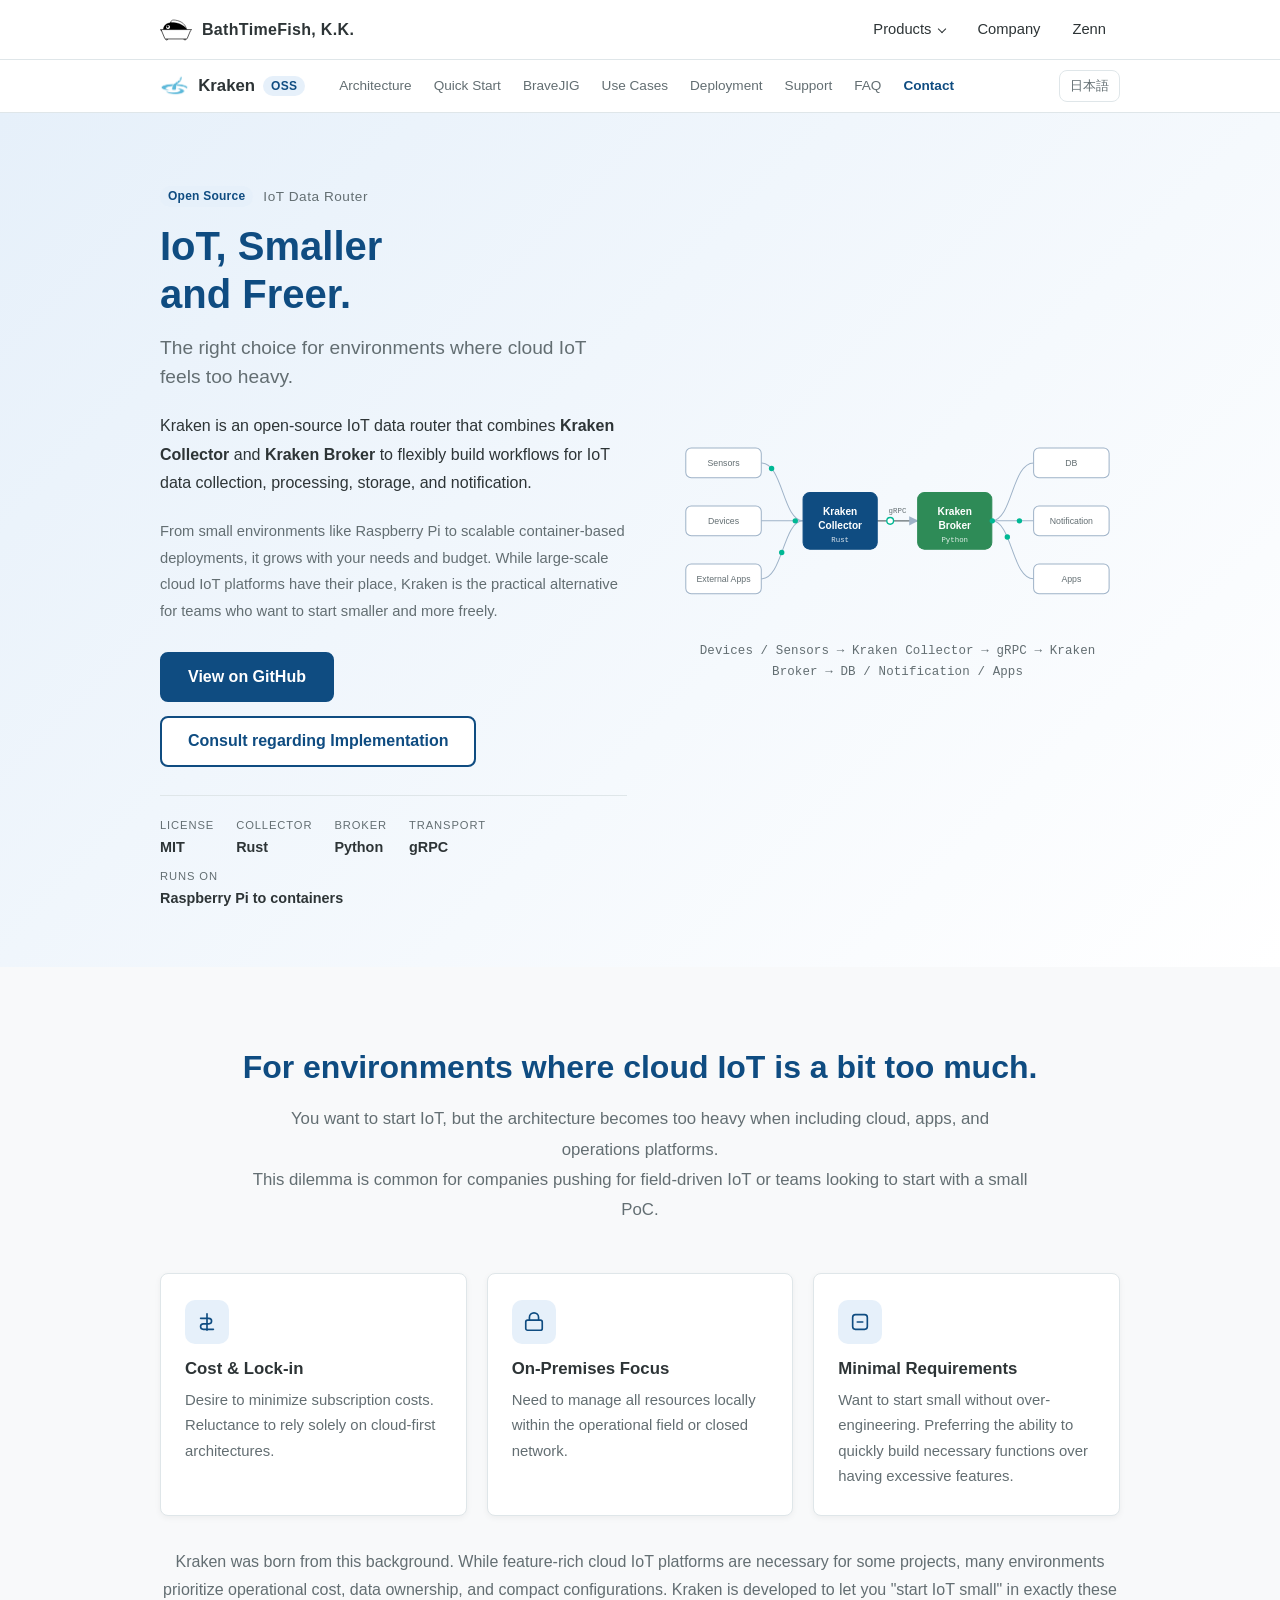
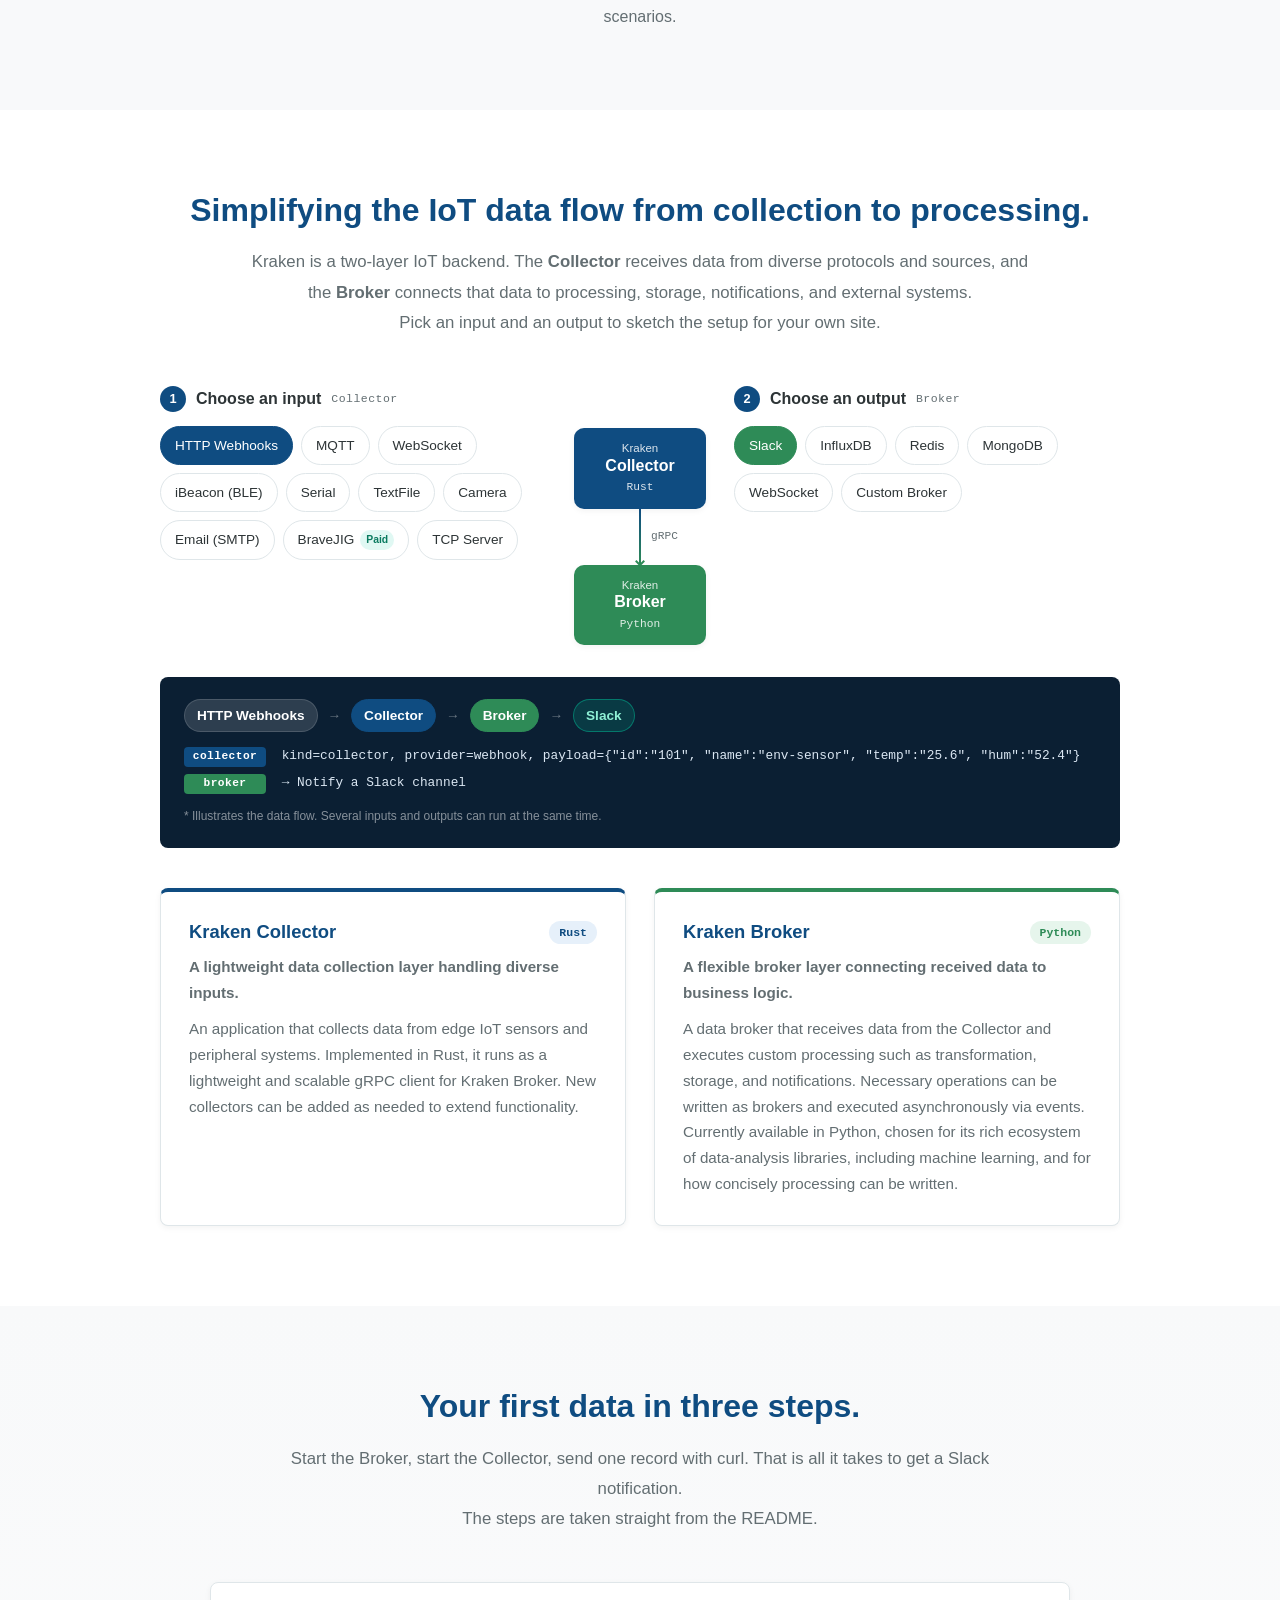
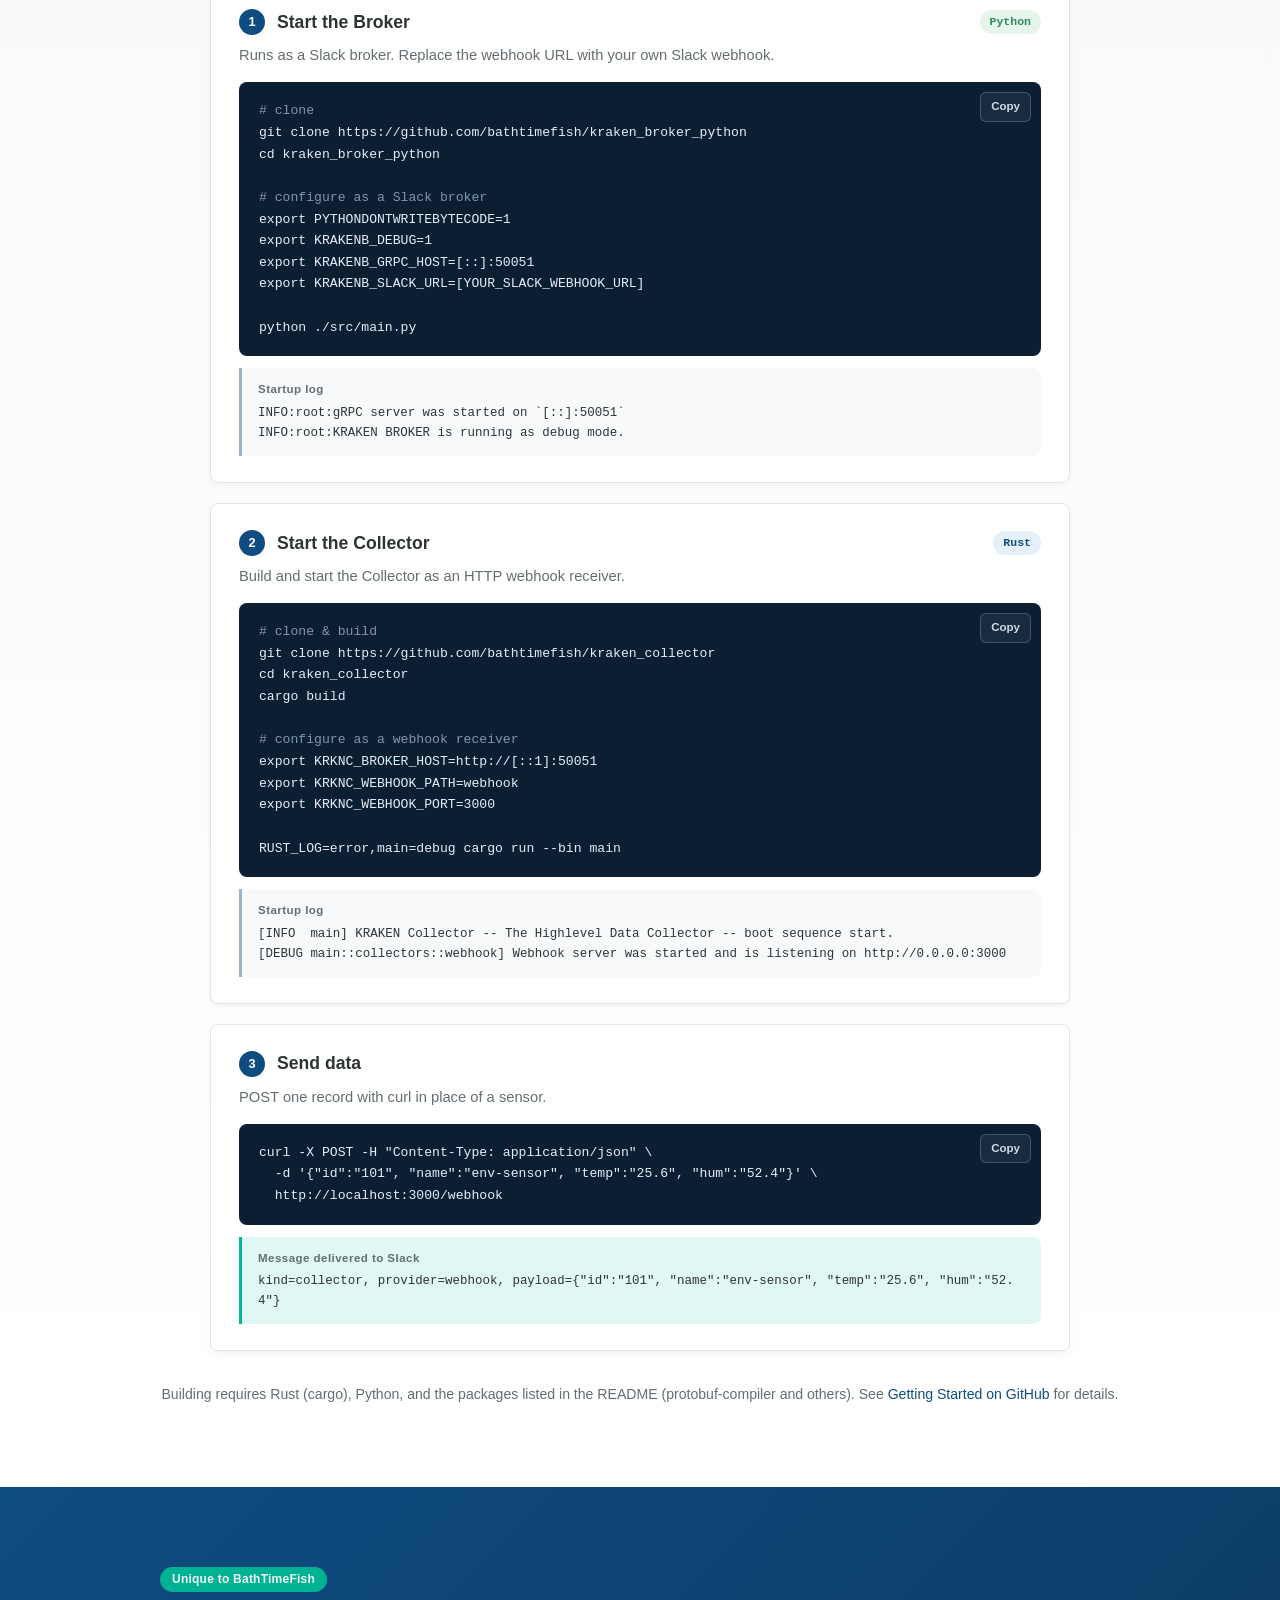
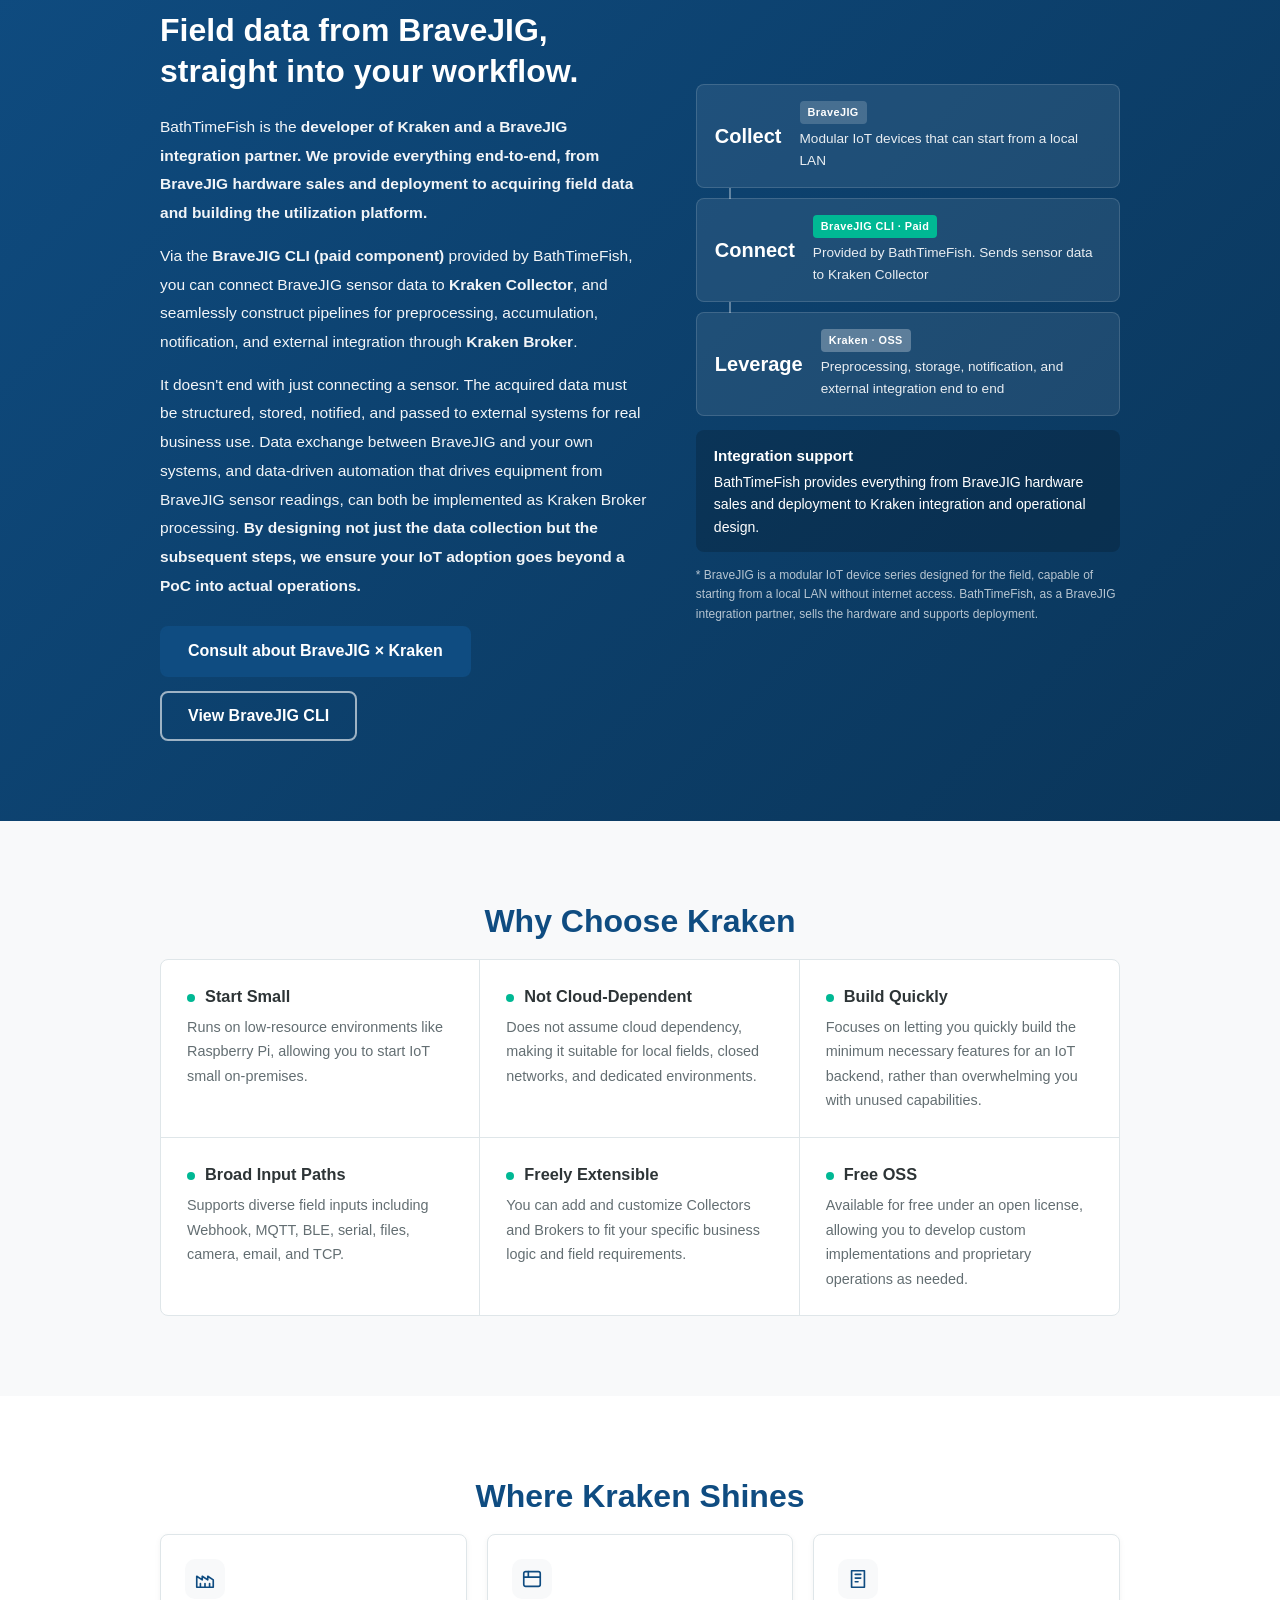
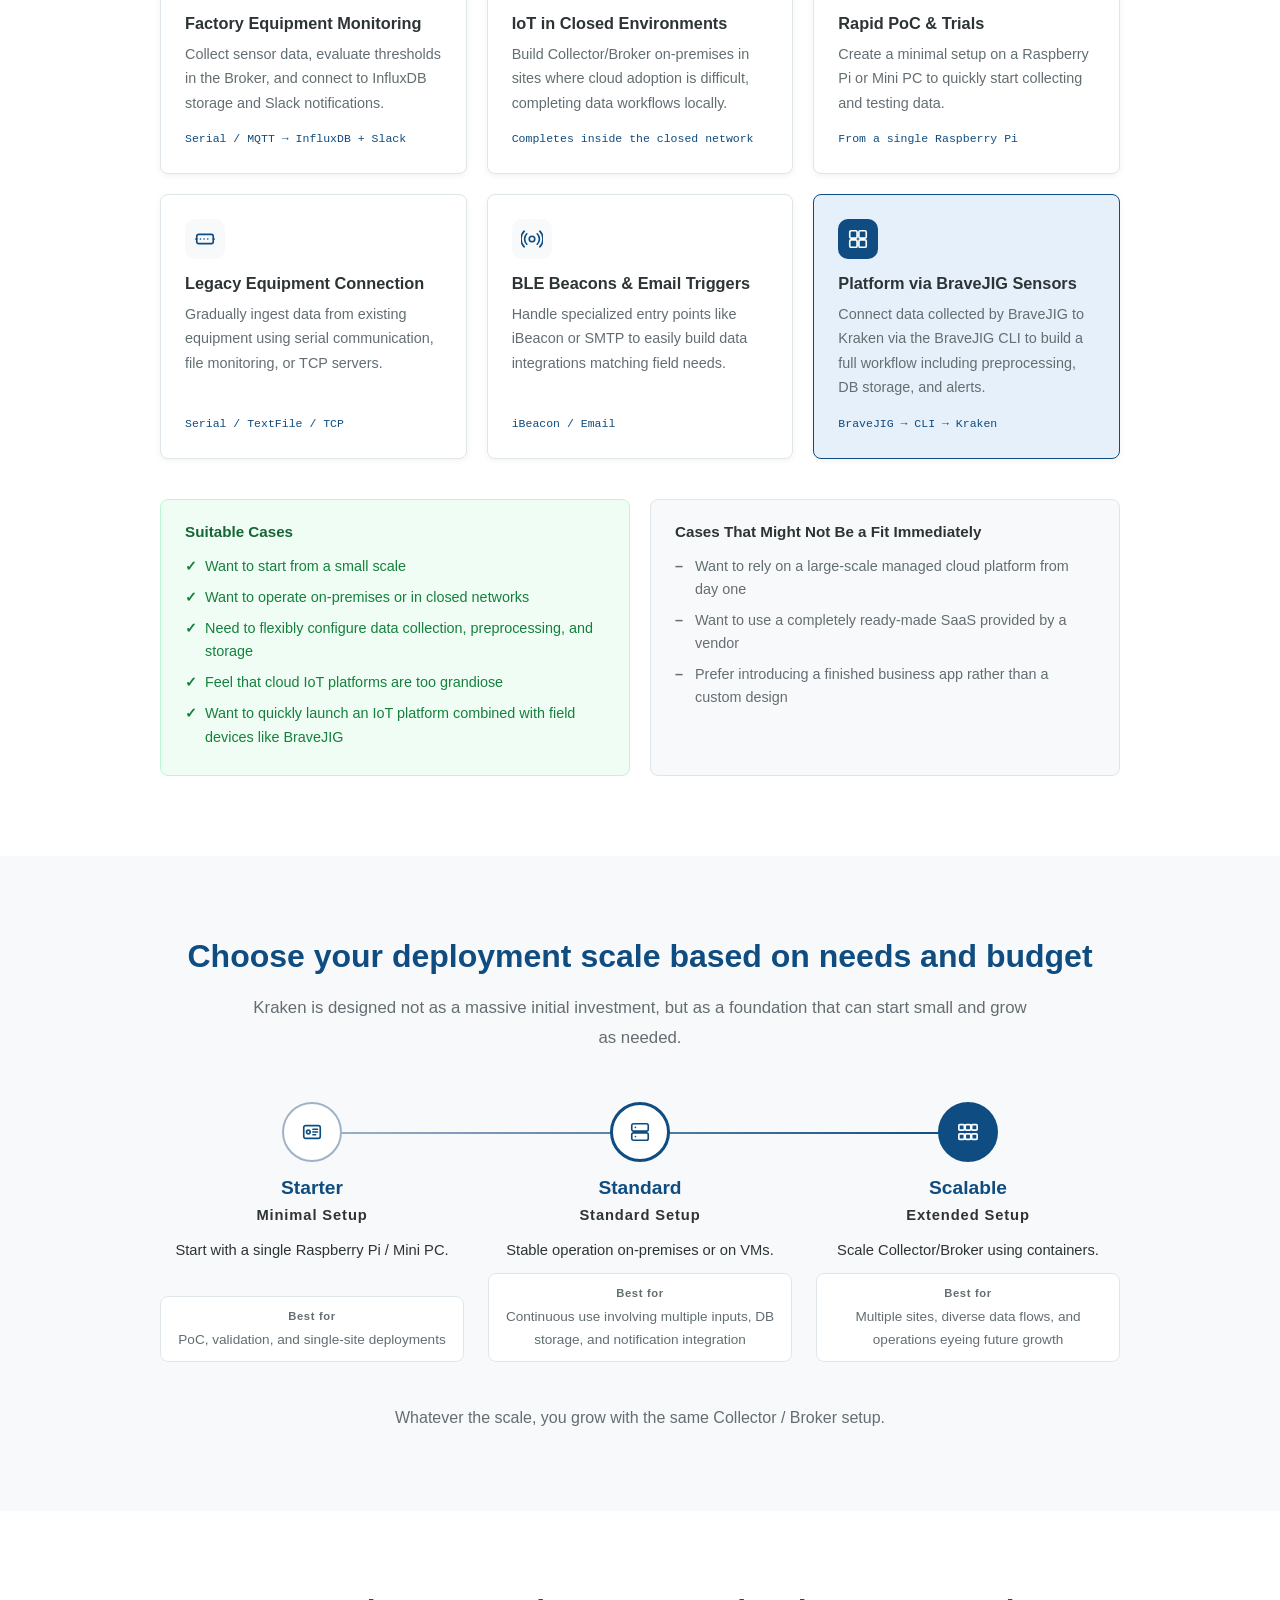
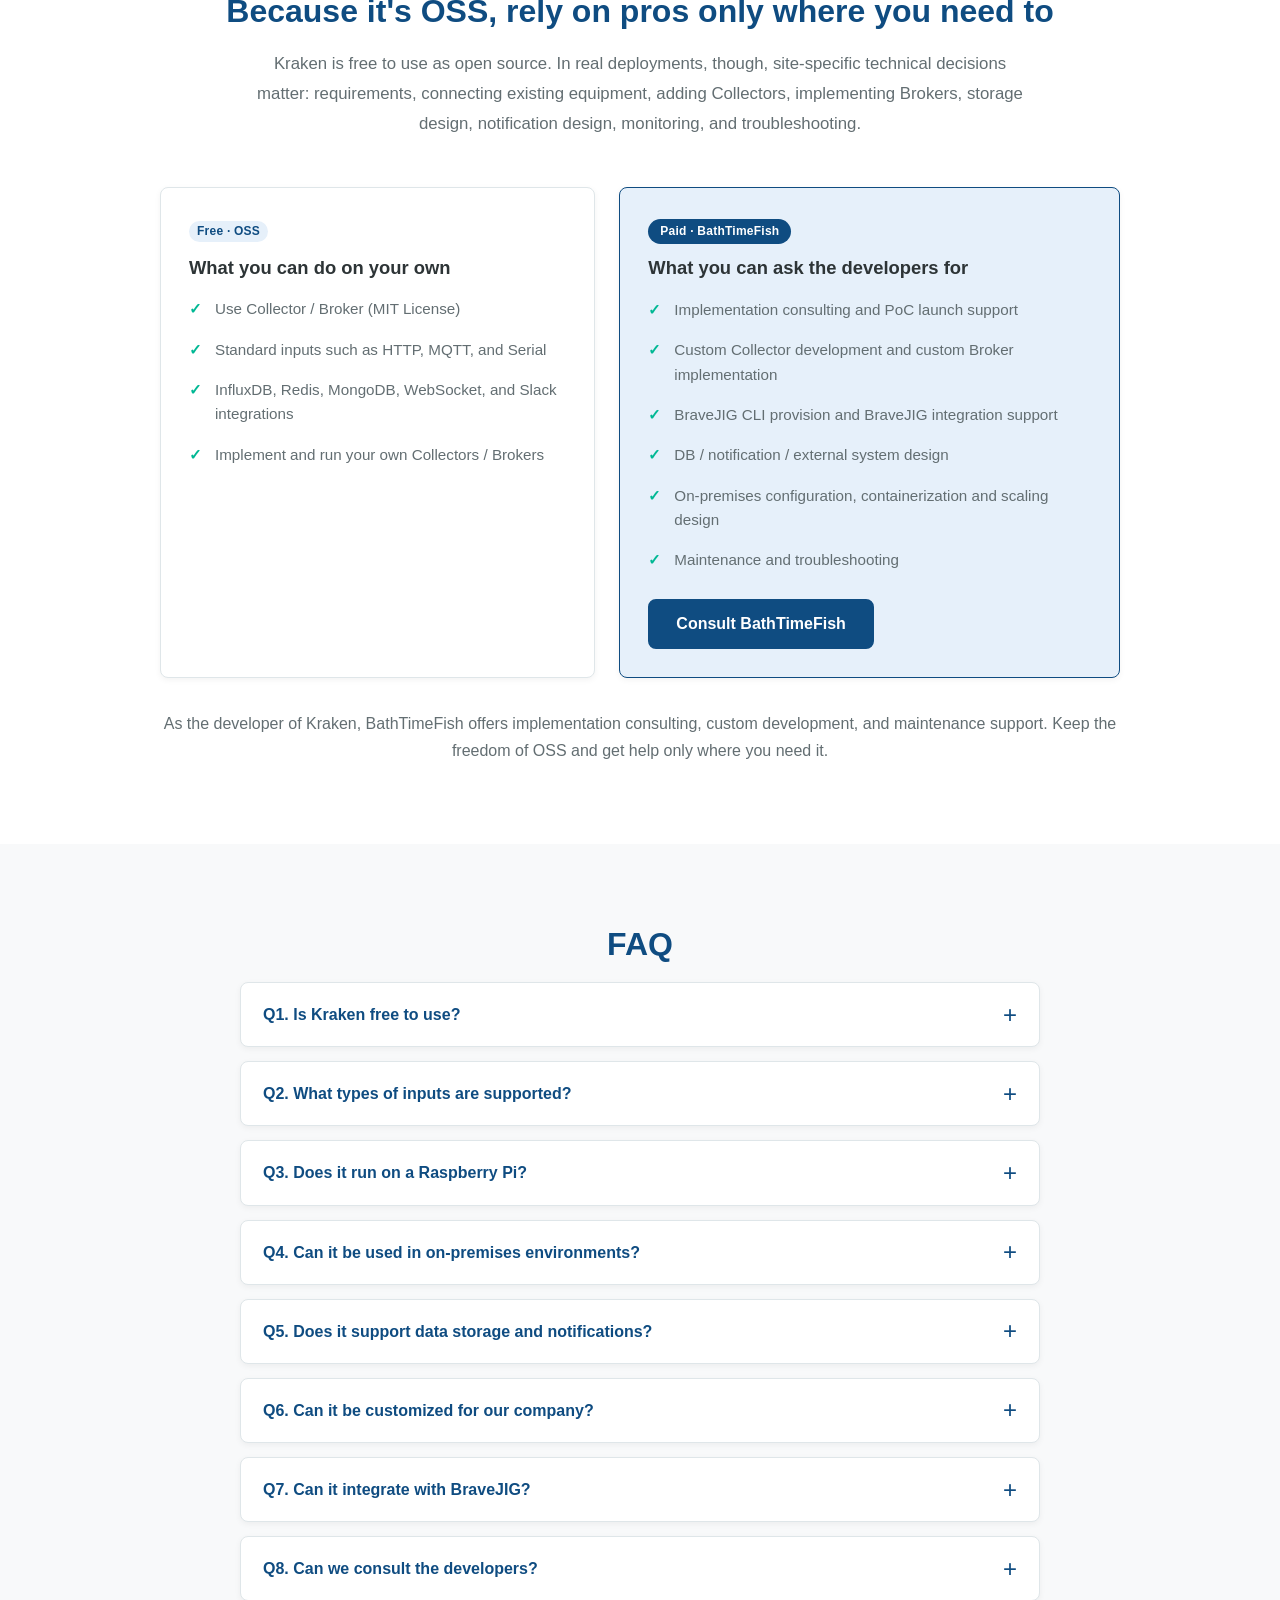
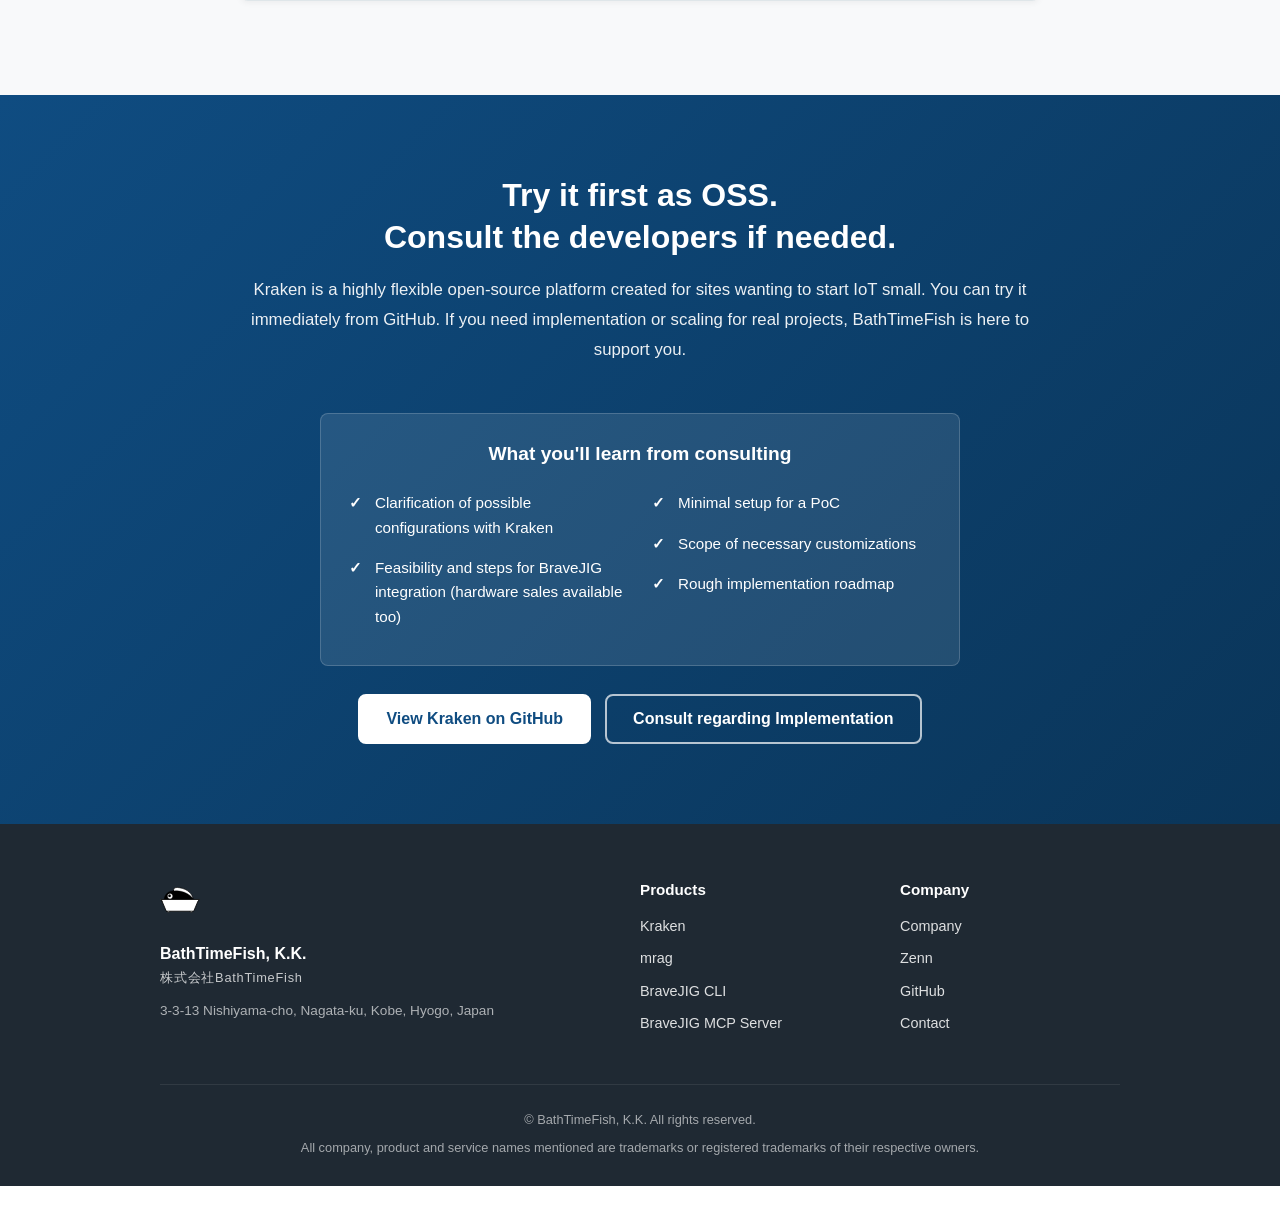
<file: kraken/en.html>
<!DOCTYPE html>
<html lang="en">
<head>
    <meta charset="UTF-8">
    <meta name="viewport" content="width=device-width, initial-scale=1.0">
    <title>Kraken - IoT, Smaller and Freer.</title>
    <meta name="description" content="The right choice for environments where cloud IoT feels too heavy. Open-source IoT data router 'Kraken'.">
    <link rel="canonical" href="https://www.bathtimefish.com/kraken/en.html">
    <link rel="alternate" hreflang="ja" href="https://www.bathtimefish.com/kraken/">
    <link rel="alternate" hreflang="en" href="https://www.bathtimefish.com/kraken/en.html">
    <link rel="alternate" hreflang="x-default" href="https://www.bathtimefish.com/kraken/">
    <link rel="icon" type="image/svg+xml" href="/bathtimefish.svg">
    <link rel="alternate icon" type="image/png" href="/bathtimefish.png">
    <link rel="stylesheet" href="/css/site.css">
    <link rel="stylesheet" href="kraken.css">
</head>
<body>
    <header class="site-header">
  <div class="container site-header-inner">
    <a class="site-brand" href="/">
      <img src="/bathtimefish.svg" alt="" width="32" height="32">
      <span class="site-brand-name">BathTimeFish, K.K.</span>
    </a>
    <button class="nav-toggle" type="button" aria-controls="site-nav" aria-expanded="false" aria-label="Menu">
      <span></span><span></span><span></span>
    </button>
    <nav class="site-nav" id="site-nav" aria-label="Site navigation">
      <ul class="site-nav-list">
        <li>
          <details class="nav-dropdown">
            <summary>Products</summary>
            <ul class="nav-dropdown-menu">
              <li><a href="/kraken/en.html">Kraken<small>Open-source IoT data router</small></a></li>
              <li><a href="/mrag/en.html">mrag<small>Open-source local RAG toolkit</small></a></li>
              <li><a href="/bjigcli/en.html">BraveJIG CLI<small>CLI tool for BraveJIG</small></a></li>
              <li><a href="/bjigmcp/">BraveJIG MCP Server<small>MCP server for AI agents</small></a></li>
            </ul>
          </details>
        </li>
        <li><a href="/company.html">Company</a></li>
        <li><a href="https://zenn.dev/bathtimefish" target="_blank" rel="noopener">Zenn</a></li>
      </ul>
    </nav>
  </div>
</header>

<div class="page-nav">
  <div class="container page-nav-inner">
    <a class="page-nav-brand" href="en.html"><img src="assets/kraken-logo-300.png" alt=""><span>Kraken</span><span class="badge badge-soft">OSS</span></a>
    <nav class="page-nav-links" aria-label="Kraken">
      <a href="#architecture">Architecture</a>
      <a href="#quickstart">Quick Start</a>
      <a href="#bravejig">BraveJIG</a>
      <a href="#usecases">Use Cases</a>
      <a href="#models">Deployment</a>
      <a href="#support">Support</a>
      <a href="#faq">FAQ</a>
      <a href="#contact" class="nav-cta">Contact</a>
    </nav>
    <a class="lang-switch" href="index.html" lang="ja" hreflang="ja">日本語</a>
  </div>
</div>

    <main>
        <!-- 1. Hero -->
        <section class="hero kr-hero" id="hero">
            <div class="container hero-grid kr-hero-grid">
                <div class="hero-content">
                    <p class="kr-eyebrow"><span class="badge badge-soft">Open Source</span><span>IoT Data Router</span></p>
                    <h1 class="hero-title">IoT, Smaller<br>and Freer.</h1>
                    <p class="hero-sub">The right choice for environments where cloud IoT feels too heavy.</p>
                    <p class="hero-text">Kraken is an open-source IoT data router that combines <strong>Kraken Collector</strong> and <strong>Kraken Broker</strong> to flexibly build workflows for IoT data collection, processing, storage, and notification.</p>
                    <p class="hero-note">From small environments like Raspberry Pi to scalable container-based deployments, it grows with your needs and budget. While large-scale cloud IoT platforms have their place, Kraken is the practical alternative for teams who want to start smaller and more freely.</p>
                    <div class="btn-group">
                        <a href="https://github.com/bathtimefish/kraken_collector" class="btn btn-primary" target="_blank" rel="noopener noreferrer">View on GitHub</a>
                        <a href="https://forms.gle/X2RKJqLNiJXBfnKW8" class="btn btn-secondary" target="_blank" rel="noopener noreferrer">Consult regarding Implementation</a>
                    </div>
                    <ul class="kr-trust" aria-label="Kraken at a glance">
                        <li><span class="kr-trust-k">License</span><span class="kr-trust-v">MIT</span></li>
                        <li><span class="kr-trust-k">Collector</span><span class="kr-trust-v">Rust</span></li>
                        <li><span class="kr-trust-k">Broker</span><span class="kr-trust-v">Python</span></li>
                        <li><span class="kr-trust-k">Transport</span><span class="kr-trust-v">gRPC</span></li>
                        <li><span class="kr-trust-k">Runs on</span><span class="kr-trust-v">Raspberry Pi to containers</span></li>
                    </ul>
                </div>
                <div class="hero-visual kr-hero-visual">
                    <svg class="kr-diagram" viewBox="0 0 660 320" role="img" aria-labelledby="kr-diagram-title">
                        <title id="kr-diagram-title">Data flows from Sensors, Devices and Apps into Kraken Collector, over gRPC to Kraken Broker, and on to DB, Notification and Apps</title>
                        <defs>
                            <marker id="kr-arrow" viewBox="0 0 10 10" refX="9" refY="5" markerWidth="7" markerHeight="7" orient="auto-start-reverse">
                                <path d="M0 0 L10 5 L0 10 z" fill="#9fb3c8"/>
                            </marker>
                        </defs>
                        <g class="kr-node kr-node-in">
                            <rect x="16" y="52" width="112" height="44" rx="8"/><text x="72" y="79">Sensors</text>
                        </g>
                        <g class="kr-node kr-node-in">
                            <rect x="16" y="138" width="112" height="44" rx="8"/><text x="72" y="165">Devices</text>
                        </g>
                        <g class="kr-node kr-node-in">
                            <rect x="16" y="224" width="112" height="44" rx="8"/><text x="72" y="251">External Apps</text>
                        </g>
                        <path id="kr-p-in1" class="kr-path" d="M128 74 C 160 74, 160 160, 190 160"/>
                        <path id="kr-p-in2" class="kr-path" d="M128 160 L 190 160"/>
                        <path id="kr-p-in3" class="kr-path" d="M128 246 C 160 246, 160 160, 190 160"/>
                        <path id="kr-p-core" class="kr-path kr-path-core" d="M300 160 L 360 160" marker-end="url(#kr-arrow)"/>
                        <path id="kr-p-out1" class="kr-path" d="M470 160 C 500 160, 500 74, 532 74"/>
                        <path id="kr-p-out2" class="kr-path" d="M470 160 L 532 160"/>
                        <path id="kr-p-out3" class="kr-path" d="M470 160 C 500 160, 500 246, 532 246"/>
                        <text class="kr-path-label" x="330" y="148">gRPC</text>
                        <g class="kr-node kr-node-collector">
                            <rect x="190" y="118" width="110" height="84" rx="10"/>
                            <text x="245" y="152" class="kr-node-name">Kraken</text>
                            <text x="245" y="172" class="kr-node-name">Collector</text>
                            <text x="245" y="192" class="kr-node-sub">Rust</text>
                        </g>
                        <g class="kr-node kr-node-broker">
                            <rect x="360" y="118" width="110" height="84" rx="10"/>
                            <text x="415" y="152" class="kr-node-name">Kraken</text>
                            <text x="415" y="172" class="kr-node-name">Broker</text>
                            <text x="415" y="192" class="kr-node-sub">Python</text>
                        </g>
                        <g class="kr-node kr-node-out">
                            <rect x="532" y="52" width="112" height="44" rx="8"/><text x="588" y="79">DB</text>
                        </g>
                        <g class="kr-node kr-node-out">
                            <rect x="532" y="138" width="112" height="44" rx="8"/><text x="588" y="165">Notification</text>
                        </g>
                        <g class="kr-node kr-node-out">
                            <rect x="532" y="224" width="112" height="44" rx="8"/><text x="588" y="251">Apps</text>
                        </g>
                        <g class="kr-packets">
                            <circle r="4"><animateMotion dur="2.6s" repeatCount="indefinite" begin="0s"><mpath href="#kr-p-in1"/></animateMotion></circle>
                            <circle r="4"><animateMotion dur="2.6s" repeatCount="indefinite" begin="0.9s"><mpath href="#kr-p-in2"/></animateMotion></circle>
                            <circle r="4"><animateMotion dur="2.6s" repeatCount="indefinite" begin="1.8s"><mpath href="#kr-p-in3"/></animateMotion></circle>
                            <circle r="4" class="kr-packet-core"><animateMotion dur="1.3s" repeatCount="indefinite" begin="0s"><mpath href="#kr-p-core"/></animateMotion></circle>
                            <circle r="4"><animateMotion dur="2.6s" repeatCount="indefinite" begin="0.4s"><mpath href="#kr-p-out1"/></animateMotion></circle>
                            <circle r="4"><animateMotion dur="2.6s" repeatCount="indefinite" begin="1.3s"><mpath href="#kr-p-out2"/></animateMotion></circle>
                            <circle r="4"><animateMotion dur="2.6s" repeatCount="indefinite" begin="2.2s"><mpath href="#kr-p-out3"/></animateMotion></circle>
                        </g>
                    </svg>
                    <p class="kr-diagram-caption">Devices / Sensors → Kraken Collector → gRPC → Kraken Broker → DB / Notification / Apps</p>
                </div>
            </div>
        </section>

        <!-- 2. Problem -->
        <section class="section section-alt" id="problem">
            <div class="container">
                <h2 class="section-title">For environments where cloud IoT is a bit too much.</h2>
                <p class="section-lead">You want to start IoT, but the architecture becomes too heavy when including cloud, apps, and operations platforms.<br>This dilemma is common for companies pushing for field-driven IoT or teams looking to start with a small PoC.</p>
                <div class="kr-pains">
                    <div class="kr-pain">
                        <span class="kr-pain-icon" aria-hidden="true"><svg viewBox="0 0 24 24"><path d="M12 3v18M5 8h9a3 3 0 0 1 0 6H8a3 3 0 0 0 0 6h11"/></svg></span>
                        <h3>Cost &amp; Lock-in</h3>
                        <p>Desire to minimize subscription costs. Reluctance to rely solely on cloud-first architectures.</p>
                    </div>
                    <div class="kr-pain">
                        <span class="kr-pain-icon" aria-hidden="true"><svg viewBox="0 0 24 24"><rect x="3" y="10" width="18" height="11" rx="2"/><path d="M7 10V7a5 5 0 0 1 10 0v3"/></svg></span>
                        <h3>On-Premises Focus</h3>
                        <p>Need to manage all resources locally within the operational field or closed network.</p>
                    </div>
                    <div class="kr-pain">
                        <span class="kr-pain-icon" aria-hidden="true"><svg viewBox="0 0 24 24"><rect x="4" y="4" width="16" height="16" rx="3"/><path d="M9 12h6"/></svg></span>
                        <h3>Minimal Requirements</h3>
                        <p>Want to start small without over-engineering. Preferring the ability to quickly build necessary functions over having excessive features.</p>
                    </div>
                </div>
                <p class="section-note">Kraken was born from this background. While feature-rich cloud IoT platforms are necessary for some projects, many environments prioritize operational cost, data ownership, and compact configurations. Kraken is developed to let you "start IoT small" in exactly these scenarios.</p>
            </div>
        </section>

        <!-- 3. Architecture -->
        <section class="section" id="architecture">
            <div class="container">
                <h2 class="section-title">Simplifying the IoT data flow from collection to processing.</h2>
                <p class="section-lead">Kraken is a two-layer IoT backend. The <strong>Collector</strong> receives data from diverse protocols and sources, and the <strong>Broker</strong> connects that data to processing, storage, notifications, and external systems.<br>Pick an input and an output to sketch the setup for your own site.</p>

                <div class="kr-builder" id="builder">
                    <div class="kr-builder-col">
                        <h3 class="kr-builder-heading"><span class="kr-step-num">1</span>Choose an input<small>Collector</small></h3>
                        <div class="kr-chips" role="group" aria-label="Inputs">
                            <button type="button" class="kr-chip is-active" data-in="webhook">HTTP Webhooks</button>
                            <button type="button" class="kr-chip" data-in="mqtt">MQTT</button>
                            <button type="button" class="kr-chip" data-in="websocket">WebSocket</button>
                            <button type="button" class="kr-chip" data-in="ibeacon">iBeacon (BLE)</button>
                            <button type="button" class="kr-chip" data-in="serial">Serial</button>
                            <button type="button" class="kr-chip" data-in="textfile">TextFile</button>
                            <button type="button" class="kr-chip" data-in="camera">Camera</button>
                            <button type="button" class="kr-chip" data-in="email">Email (SMTP)</button>
                            <button type="button" class="kr-chip kr-chip-paid" data-in="bravejig">BraveJIG<span>Paid</span></button>
                            <button type="button" class="kr-chip" data-in="tcp">TCP Server</button>
                        </div>
                    </div>
                    <div class="kr-builder-core" aria-hidden="true">
                        <div class="kr-core-node kr-core-collector"><span>Kraken</span>Collector<small>Rust</small></div>
                        <div class="kr-core-link"><span>gRPC</span></div>
                        <div class="kr-core-node kr-core-broker"><span>Kraken</span>Broker<small>Python</small></div>
                    </div>
                    <div class="kr-builder-col">
                        <h3 class="kr-builder-heading"><span class="kr-step-num">2</span>Choose an output<small>Broker</small></h3>
                        <div class="kr-chips" role="group" aria-label="Outputs">
                            <button type="button" class="kr-chip is-active" data-out="slack">Slack</button>
                            <button type="button" class="kr-chip" data-out="influxdb">InfluxDB</button>
                            <button type="button" class="kr-chip" data-out="redis">Redis</button>
                            <button type="button" class="kr-chip" data-out="mongodb">MongoDB</button>
                            <button type="button" class="kr-chip" data-out="websocket">WebSocket</button>
                            <button type="button" class="kr-chip" data-out="custom">Custom Broker</button>
                        </div>
                    </div>
                </div>

                <div class="kr-trace" aria-live="polite">
                    <div class="kr-trace-line">
                        <span class="kr-trace-node kr-trace-in" id="trace-in">HTTP Webhooks</span>
                        <span class="kr-trace-arrow">→</span>
                        <span class="kr-trace-node kr-trace-collector">Collector</span>
                        <span class="kr-trace-arrow">→</span>
                        <span class="kr-trace-node kr-trace-broker">Broker</span>
                        <span class="kr-trace-arrow">→</span>
                        <span class="kr-trace-node kr-trace-out" id="trace-out">Slack</span>
                    </div>
                    <pre class="kr-log" id="trace-log"></pre>
                    <p class="kr-trace-note">* Illustrates the data flow. Several inputs and outputs can run at the same time.</p>
                </div>

                <div class="grid-2 kr-layers">
                    <div class="card card-top">
                        <div class="kr-layer-head"><h3>Kraken Collector</h3><span class="kr-lang kr-lang-rust">Rust</span></div>
                        <p><strong>A lightweight data collection layer handling diverse inputs.</strong></p>
                        <p>An application that collects data from edge IoT sensors and peripheral systems. Implemented in Rust, it runs as a lightweight and scalable gRPC client for Kraken Broker. New collectors can be added as needed to extend functionality.</p>
                    </div>
                    <div class="card card-top kr-card-broker">
                        <div class="kr-layer-head"><h3>Kraken Broker</h3><span class="kr-lang kr-lang-python">Python</span></div>
                        <p><strong>A flexible broker layer connecting received data to business logic.</strong></p>
                        <p>A data broker that receives data from the Collector and executes custom processing such as transformation, storage, and notifications. Necessary operations can be written as brokers and executed asynchronously via events. Currently available in Python, chosen for its rich ecosystem of data-analysis libraries, including machine learning, and for how concisely processing can be written.</p>
                    </div>
                </div>
            </div>
        </section>

        <!-- 4. Quick start -->
        <section class="section kr-quickstart" id="quickstart">
            <div class="container">
                <h2 class="section-title">Your first data in three steps.</h2>
                <p class="section-lead">Start the Broker, start the Collector, send one record with curl. That is all it takes to get a Slack notification.<br>The steps are taken straight from the README.</p>

                <div class="kr-steps">
                    <div class="kr-step">
                        <div class="kr-step-head"><span class="kr-step-num">1</span><h3>Start the Broker</h3><span class="kr-lang kr-lang-python">Python</span></div>
                        <p>Runs as a Slack broker. Replace the webhook URL with your own Slack webhook.</p>
                        <div class="kr-code">
                            <button type="button" class="kr-copy" aria-label="Copy code">Copy</button>
<pre><code><span class="c"># clone</span>
git clone https://github.com/bathtimefish/kraken_broker_python
cd kraken_broker_python

<span class="c"># configure as a Slack broker</span>
export PYTHONDONTWRITEBYTECODE=1
export KRAKENB_DEBUG=1
export KRAKENB_GRPC_HOST=[::]:50051
export KRAKENB_SLACK_URL=[YOUR_SLACK_WEBHOOK_URL]

python ./src/main.py</code></pre>
                        </div>
                        <div class="kr-output"><span class="kr-output-label">Startup log</span><pre>INFO:root:gRPC server was started on `[::]:50051`
INFO:root:KRAKEN BROKER is running as debug mode.</pre></div>
                    </div>

                    <div class="kr-step">
                        <div class="kr-step-head"><span class="kr-step-num">2</span><h3>Start the Collector</h3><span class="kr-lang kr-lang-rust">Rust</span></div>
                        <p>Build and start the Collector as an HTTP webhook receiver.</p>
                        <div class="kr-code">
                            <button type="button" class="kr-copy" aria-label="Copy code">Copy</button>
<pre><code><span class="c"># clone &amp; build</span>
git clone https://github.com/bathtimefish/kraken_collector
cd kraken_collector
cargo build

<span class="c"># configure as a webhook receiver</span>
export KRKNC_BROKER_HOST=http://[::1]:50051
export KRKNC_WEBHOOK_PATH=webhook
export KRKNC_WEBHOOK_PORT=3000

RUST_LOG=error,main=debug cargo run --bin main</code></pre>
                        </div>
                        <div class="kr-output"><span class="kr-output-label">Startup log</span><pre>[INFO  main] KRAKEN Collector -- The Highlevel Data Collector -- boot sequence start.
[DEBUG main::collectors::webhook] Webhook server was started and is listening on http://0.0.0.0:3000</pre></div>
                    </div>

                    <div class="kr-step">
                        <div class="kr-step-head"><span class="kr-step-num">3</span><h3>Send data</h3></div>
                        <p>POST one record with curl in place of a sensor.</p>
                        <div class="kr-code">
                            <button type="button" class="kr-copy" aria-label="Copy code">Copy</button>
<pre><code>curl -X POST -H "Content-Type: application/json" \
  -d '{"id":"101", "name":"env-sensor", "temp":"25.6", "hum":"52.4"}' \
  http://localhost:3000/webhook</code></pre>
                        </div>
                        <div class="kr-output kr-output-slack"><span class="kr-output-label">Message delivered to Slack</span><pre>kind=collector, provider=webhook, payload={"id":"101", "name":"env-sensor", "temp":"25.6", "hum":"52.4"}</pre></div>
                    </div>
                </div>

                <p class="section-note">Building requires Rust (cargo), Python, and the packages listed in the README (protobuf-compiler and others). See <a href="https://github.com/bathtimefish/kraken_collector#getting-started" target="_blank" rel="noopener noreferrer">Getting Started on GitHub</a> for details.</p>
            </div>
        </section>

        <!-- 5. BraveJIG -->
        <section class="section kr-bravejig" id="bravejig">
            <div class="container">
                <div class="kr-bravejig-grid">
                    <div class="kr-bravejig-text">
                        <p class="kr-eyebrow"><span class="badge">Unique to BathTimeFish</span></p>
                        <h2 class="section-title">Field data from BraveJIG,<br>straight into your workflow.</h2>
                        <p>BathTimeFish is the <strong>developer of Kraken and a BraveJIG integration partner. We provide everything end-to-end, from BraveJIG hardware sales and deployment to acquiring field data and building the utilization platform.</strong></p>
                        <p>Via the <strong>BraveJIG CLI (paid component)</strong> provided by BathTimeFish, you can connect BraveJIG sensor data to <strong>Kraken Collector</strong>, and seamlessly construct pipelines for preprocessing, accumulation, notification, and external integration through <strong>Kraken Broker</strong>.</p>
                        <p>It doesn't end with just connecting a sensor. The acquired data must be structured, stored, notified, and passed to external systems for real business use. Data exchange between BraveJIG and your own systems, and data-driven automation that drives equipment from BraveJIG sensor readings, can both be implemented as Kraken Broker processing. <strong>By designing not just the data collection but the subsequent steps, we ensure your IoT adoption goes beyond a PoC into actual operations.</strong></p>
                        <div class="btn-group">
                            <a href="https://forms.gle/X2RKJqLNiJXBfnKW8" class="btn btn-primary" target="_blank" rel="noopener noreferrer">Consult about BraveJIG × Kraken</a>
                            <a href="/bjigcli/en.html" class="btn btn-secondary">View BraveJIG CLI</a>
                        </div>
                    </div>
                    <div class="kr-bravejig-side">
                        <ol class="kr-bj-steps">
                            <li>
                                <span class="kr-bj-step-tag">BraveJIG</span>
                                <strong>Collect</strong>
                                <span>Modular IoT devices that can start from a local LAN</span>
                            </li>
                            <li>
                                <span class="kr-bj-step-tag kr-bj-step-tag-paid">BraveJIG CLI · Paid</span>
                                <strong>Connect</strong>
                                <span>Provided by BathTimeFish. Sends sensor data to Kraken Collector</span>
                            </li>
                            <li>
                                <span class="kr-bj-step-tag kr-bj-step-tag-oss">Kraken · OSS</span>
                                <strong>Leverage</strong>
                                <span>Preprocessing, storage, notification, and external integration end to end</span>
                            </li>
                        </ol>
                        <div class="kr-bj-support">
                            <strong>Integration support</strong>
                            <span>BathTimeFish provides everything from BraveJIG hardware sales and deployment to Kraken integration and operational design.</span>
                        </div>
                        <p class="kr-bj-note">* BraveJIG is a modular IoT device series designed for the field, capable of starting from a local LAN without internet access. BathTimeFish, as a BraveJIG integration partner, sells the hardware and supports deployment.</p>
                    </div>
                </div>
            </div>
        </section>

        <!-- 6. Strengths -->
        <section class="section section-alt" id="strengths">
            <div class="container">
                <h2 class="section-title">Why Choose Kraken</h2>
                <ul class="kr-strengths">
                    <li><h3>Start Small</h3><p>Runs on low-resource environments like Raspberry Pi, allowing you to start IoT small on-premises.</p></li>
                    <li><h3>Not Cloud-Dependent</h3><p>Does not assume cloud dependency, making it suitable for local fields, closed networks, and dedicated environments.</p></li>
                    <li><h3>Build Quickly</h3><p>Focuses on letting you quickly build the minimum necessary features for an IoT backend, rather than overwhelming you with unused capabilities.</p></li>
                    <li><h3>Broad Input Paths</h3><p>Supports diverse field inputs including Webhook, MQTT, BLE, serial, files, camera, email, and TCP.</p></li>
                    <li><h3>Freely Extensible</h3><p>You can add and customize Collectors and Brokers to fit your specific business logic and field requirements.</p></li>
                    <li><h3>Free OSS</h3><p>Available for free under an open license, allowing you to develop custom implementations and proprietary operations as needed.</p></li>
                </ul>
            </div>
        </section>

        <!-- 7. Use cases -->
        <section class="section" id="usecases">
            <div class="container">
                <h2 class="section-title">Where Kraken Shines</h2>
                <div class="kr-cases">
                    <article class="kr-case">
                        <span class="kr-case-icon" aria-hidden="true"><svg viewBox="0 0 24 24"><path d="M3 21V9l6 4V9l6 4V9l6 4v8z"/><path d="M7 21v-4M12 21v-4M17 21v-4"/></svg></span>
                        <h3>Factory Equipment Monitoring</h3>
                        <p>Collect sensor data, evaluate thresholds in the Broker, and connect to InfluxDB storage and Slack notifications.</p>
                        <p class="kr-case-flow">Serial / MQTT → InfluxDB + Slack</p>
                    </article>
                    <article class="kr-case">
                        <span class="kr-case-icon" aria-hidden="true"><svg viewBox="0 0 24 24"><rect x="3" y="4" width="18" height="16" rx="2"/><path d="M3 10h18M8 4v6"/></svg></span>
                        <h3>IoT in Closed Environments</h3>
                        <p>Build Collector/Broker on-premises in sites where cloud adoption is difficult, completing data workflows locally.</p>
                        <p class="kr-case-flow">Completes inside the closed network</p>
                    </article>
                    <article class="kr-case">
                        <span class="kr-case-icon" aria-hidden="true"><svg viewBox="0 0 24 24"><path d="M5 3h14v18H5z"/><path d="M9 7h6M9 11h6M9 15h3"/></svg></span>
                        <h3>Rapid PoC &amp; Trials</h3>
                        <p>Create a minimal setup on a Raspberry Pi or Mini PC to quickly start collecting and testing data.</p>
                        <p class="kr-case-flow">From a single Raspberry Pi</p>
                    </article>
                    <article class="kr-case">
                        <span class="kr-case-icon" aria-hidden="true"><svg viewBox="0 0 24 24"><rect x="3" y="7" width="18" height="10" rx="2"/><path d="M7 12h.01M11 12h.01M15 12h.01M3 12h-1M22 12h-1"/></svg></span>
                        <h3>Legacy Equipment Connection</h3>
                        <p>Gradually ingest data from existing equipment using serial communication, file monitoring, or TCP servers.</p>
                        <p class="kr-case-flow">Serial / TextFile / TCP</p>
                    </article>
                    <article class="kr-case">
                        <span class="kr-case-icon" aria-hidden="true"><svg viewBox="0 0 24 24"><circle cx="12" cy="12" r="3"/><path d="M6.3 6.3a8 8 0 0 0 0 11.4M17.7 6.3a8 8 0 0 1 0 11.4M3.5 3.5a12 12 0 0 0 0 17M20.5 3.5a12 12 0 0 1 0 17"/></svg></span>
                        <h3>BLE Beacons &amp; Email Triggers</h3>
                        <p>Handle specialized entry points like iBeacon or SMTP to easily build data integrations matching field needs.</p>
                        <p class="kr-case-flow">iBeacon / Email</p>
                    </article>
                    <article class="kr-case kr-case-bj">
                        <span class="kr-case-icon" aria-hidden="true"><svg viewBox="0 0 24 24"><rect x="3" y="3" width="8" height="8" rx="1.5"/><rect x="13" y="3" width="8" height="8" rx="1.5"/><rect x="3" y="13" width="8" height="8" rx="1.5"/><rect x="13" y="13" width="8" height="8" rx="1.5"/></svg></span>
                        <h3>Platform via BraveJIG Sensors</h3>
                        <p>Connect data collected by BraveJIG to Kraken via the BraveJIG CLI to build a full workflow including preprocessing, DB storage, and alerts.</p>
                        <p class="kr-case-flow">BraveJIG → CLI → Kraken</p>
                    </article>
                </div>

                <div class="kr-fit">
                    <div class="kr-fit-col kr-fit-yes">
                        <h3>Suitable Cases</h3>
                        <ul>
                            <li>Want to start from a small scale</li>
                            <li>Want to operate on-premises or in closed networks</li>
                            <li>Need to flexibly configure data collection, preprocessing, and storage</li>
                            <li>Feel that cloud IoT platforms are too grandiose</li>
                            <li>Want to quickly launch an IoT platform combined with field devices like BraveJIG</li>
                        </ul>
                    </div>
                    <div class="kr-fit-col kr-fit-no">
                        <h3>Cases That Might Not Be a Fit Immediately</h3>
                        <ul>
                            <li>Want to rely on a large-scale managed cloud platform from day one</li>
                            <li>Want to use a completely ready-made SaaS provided by a vendor</li>
                            <li>Prefer introducing a finished business app rather than a custom design</li>
                        </ul>
                    </div>
                </div>
            </div>
        </section>

        <!-- 8. Deployment models -->
        <section class="section section-alt" id="models">
            <div class="container">
                <h2 class="section-title">Choose your deployment scale based on needs and budget</h2>
                <p class="section-lead">Kraken is designed not as a massive initial investment, but as a foundation that can start small and grow as needed.</p>
                <div class="kr-rail">
                    <div class="kr-rail-line" aria-hidden="true"></div>
                    <div class="kr-rail-node">
                        <span class="kr-rail-icon" aria-hidden="true"><svg viewBox="0 0 24 24"><rect x="3" y="5" width="18" height="14" rx="2"/><circle cx="8" cy="12" r="2"/><path d="M13 9h5M13 12h5M13 15h3"/></svg></span>
                        <h3>Starter</h3>
                        <p class="kr-rail-sub">Minimal Setup</p>
                        <p>Start with a single Raspberry Pi / Mini PC.</p>
                        <p class="kr-rail-fit"><strong>Best for</strong>PoC, validation, and single-site deployments</p>
                    </div>
                    <div class="kr-rail-node">
                        <span class="kr-rail-icon" aria-hidden="true"><svg viewBox="0 0 24 24"><rect x="3" y="3" width="18" height="8" rx="2"/><rect x="3" y="13" width="18" height="8" rx="2"/><path d="M7 7h.01M7 17h.01"/></svg></span>
                        <h3>Standard</h3>
                        <p class="kr-rail-sub">Standard Setup</p>
                        <p>Stable operation on-premises or on VMs.</p>
                        <p class="kr-rail-fit"><strong>Best for</strong>Continuous use involving multiple inputs, DB storage, and notification integration</p>
                    </div>
                    <div class="kr-rail-node">
                        <span class="kr-rail-icon" aria-hidden="true"><svg viewBox="0 0 24 24"><rect x="2" y="4" width="6" height="6" rx="1"/><rect x="9" y="4" width="6" height="6" rx="1"/><rect x="16" y="4" width="6" height="6" rx="1"/><rect x="2" y="14" width="6" height="6" rx="1"/><rect x="9" y="14" width="6" height="6" rx="1"/><rect x="16" y="14" width="6" height="6" rx="1"/></svg></span>
                        <h3>Scalable</h3>
                        <p class="kr-rail-sub">Extended Setup</p>
                        <p>Scale Collector/Broker using containers.</p>
                        <p class="kr-rail-fit"><strong>Best for</strong>Multiple sites, diverse data flows, and operations eyeing future growth</p>
                    </div>
                </div>
                <p class="section-note">Whatever the scale, you grow with the same Collector / Broker setup.</p>
            </div>
        </section>

        <!-- 9. Support -->
        <section class="section" id="support">
            <div class="container">
                <h2 class="section-title">Because it's OSS, rely on pros only where you need to</h2>
                <p class="section-lead">Kraken is free to use as open source. In real deployments, though, site-specific technical decisions matter: requirements, connecting existing equipment, adding Collectors, implementing Brokers, storage design, notification design, monitoring, and troubleshooting.</p>
                <div class="kr-support">
                    <div class="kr-support-col">
                        <span class="badge badge-soft">Free · OSS</span>
                        <h3>What you can do on your own</h3>
                        <ul class="check-list">
                            <li>Use Collector / Broker (MIT License)</li>
                            <li>Standard inputs such as HTTP, MQTT, and Serial</li>
                            <li>InfluxDB, Redis, MongoDB, WebSocket, and Slack integrations</li>
                            <li>Implement and run your own Collectors / Brokers</li>
                        </ul>
                    </div>
                    <div class="kr-support-col kr-support-paid">
                        <span class="badge">Paid · BathTimeFish</span>
                        <h3>What you can ask the developers for</h3>
                        <ul class="check-list">
                            <li>Implementation consulting and PoC launch support</li>
                            <li>Custom Collector development and custom Broker implementation</li>
                            <li>BraveJIG CLI provision and BraveJIG integration support</li>
                            <li>DB / notification / external system design</li>
                            <li>On-premises configuration, containerization and scaling design</li>
                            <li>Maintenance and troubleshooting</li>
                        </ul>
                        <a href="https://forms.gle/X2RKJqLNiJXBfnKW8" class="btn btn-primary" target="_blank" rel="noopener noreferrer">Consult BathTimeFish</a>
                    </div>
                </div>
                <p class="section-note">As the developer of Kraken, BathTimeFish offers implementation consulting, custom development, and maintenance support. Keep the freedom of OSS and get help only where you need it.</p>
            </div>
        </section>

        <!-- 10. FAQ -->
        <section class="section section-alt" id="faq">
            <div class="container">
                <h2 class="section-title">FAQ</h2>
                <div class="faq-list">
                    <div class="faq-item">
                        <button class="faq-q" type="button"><span>Q1. Is Kraken free to use?</span><span class="faq-icon" aria-hidden="true">+</span></button>
                        <div class="faq-a"><p>Yes. Kraken is published as OSS and can be used for free.</p></div>
                    </div>
                    <div class="faq-item">
                        <button class="faq-q" type="button"><span>Q2. What types of inputs are supported?</span><span class="faq-icon" aria-hidden="true">+</span></button>
                        <div class="faq-a"><p>It supports HTTP Webhooks, MQTT, WebSocket, iBeacon, serial communication, text file monitoring, Camera, Email, BraveJIG, and TCP Server.</p></div>
                    </div>
                    <div class="faq-item">
                        <button class="faq-q" type="button"><span>Q3. Does it run on a Raspberry Pi?</span><span class="faq-icon" aria-hidden="true">+</span></button>
                        <div class="faq-a"><p>Yes. Kraken is designed to allow starting IoT small on low-resource computers like Raspberry Pi.</p></div>
                    </div>
                    <div class="faq-item">
                        <button class="faq-q" type="button"><span>Q4. Can it be used in on-premises environments?</span><span class="faq-icon" aria-hidden="true">+</span></button>
                        <div class="faq-a"><p>Yes. Kraken is structured to be utilized in both cloud and on-premises environments.</p></div>
                    </div>
                    <div class="faq-item">
                        <button class="faq-q" type="button"><span>Q5. Does it support data storage and notifications?</span><span class="faq-icon" aria-hidden="true">+</span></button>
                        <div class="faq-a"><p>Yes. The Broker can handle data processing, storage, and notifications. Integrations with InfluxDB, Redis, MongoDB, WebSocket, and Slack are possible.</p></div>
                    </div>
                    <div class="faq-item">
                        <button class="faq-q" type="button"><span>Q6. Can it be customized for our company?</span><span class="faq-icon" aria-hidden="true">+</span></button>
                        <div class="faq-a"><p>Yes. By adding custom Collectors or Brokers, extensions tailored to your business requirements are possible.</p></div>
                    </div>
                    <div class="faq-item">
                        <button class="faq-q" type="button"><span>Q7. Can it integrate with BraveJIG?</span><span class="faq-icon" aria-hidden="true">+</span></button>
                        <div class="faq-a"><p>Yes. Kraken Collector supports BraveJIG integration, and you can ingest sensor data into Kraken via the BraveJIG CLI (paid) provided by BathTimeFish. This allows you to build a complete workflow including preprocessing, DB storage, alerts, and external integration.</p></div>
                    </div>
                    <div class="faq-item">
                        <button class="faq-q" type="button"><span>Q8. Can we consult the developers?</span><span class="faq-icon" aria-hidden="true">+</span></button>
                        <div class="faq-a"><p>Yes. BathTimeFish provides implementation consulting, custom development, and operational support, in addition to providing the BraveJIG CLI and BraveJIG integration support.</p></div>
                    </div>
                </div>
            </div>
        </section>

        <!-- 11. Final CTA -->
        <section class="section section-cta" id="contact">
            <div class="container">
                <h2 class="section-title">Try it first as OSS.<br>Consult the developers if needed.</h2>
                <p class="section-lead">Kraken is a highly flexible open-source platform created for sites wanting to start IoT small. You can try it immediately from GitHub. If you need implementation or scaling for real projects, BathTimeFish is here to support you.</p>
                <div class="cta-box">
                    <h3>What you'll learn from consulting</h3>
                    <ul class="check-list kr-cta-list">
                        <li>Clarification of possible configurations with Kraken</li>
                        <li>Feasibility and steps for BraveJIG integration (hardware sales available too)</li>
                        <li>Minimal setup for a PoC</li>
                        <li>Scope of necessary customizations</li>
                        <li>Rough implementation roadmap</li>
                    </ul>
                </div>
                <div class="btn-group is-center">
                    <a href="https://github.com/bathtimefish/kraken_collector" class="btn btn-primary kr-btn-on-dark" target="_blank" rel="noopener noreferrer">View Kraken on GitHub</a>
                    <a href="https://forms.gle/X2RKJqLNiJXBfnKW8" class="btn btn-secondary" target="_blank" rel="noopener noreferrer">Consult regarding Implementation</a>
                </div>
            </div>
        </section>
    </main>

    <footer class="site-footer">
  <div class="container">
    <div class="site-footer-grid">
      <div class="site-footer-brand">
        <img src="/bathtimefish.svg" alt="" width="40" height="40">
        <p class="site-footer-name">BathTimeFish, K.K.<span>株式会社BathTimeFish</span></p>
        <p class="site-footer-address">3-3-13 Nishiyama-cho, Nagata-ku, Kobe, Hyogo, Japan</p>
      </div>
      <div>
        <h4>Products</h4>
        <ul>
          <li><a href="/kraken/en.html">Kraken</a></li>
          <li><a href="/mrag/en.html">mrag</a></li>
          <li><a href="/bjigcli/en.html">BraveJIG CLI</a></li>
          <li><a href="/bjigmcp/">BraveJIG MCP Server</a></li>
        </ul>
      </div>
      <div>
        <h4>Company</h4>
        <ul>
          <li><a href="/company.html">Company</a></li>
          <li><a href="https://zenn.dev/bathtimefish" target="_blank" rel="noopener">Zenn</a></li>
          <li><a href="https://github.com/bathtimefish" target="_blank" rel="noopener">GitHub</a></li>
          <li><a href="https://forms.gle/X2RKJqLNiJXBfnKW8" target="_blank" rel="noopener">Contact</a></li>
        </ul>
      </div>
    </div>
    <div class="site-footer-bottom">
      <p>&copy; BathTimeFish, K.K. All rights reserved.</p>
      <p>All company, product and service names mentioned are trademarks or registered trademarks of their respective owners.</p>
    </div>
  </div>
</footer>

<script src="/js/site.js"></script>
<script src="kraken.js"></script>
</body>
</html>
</file>
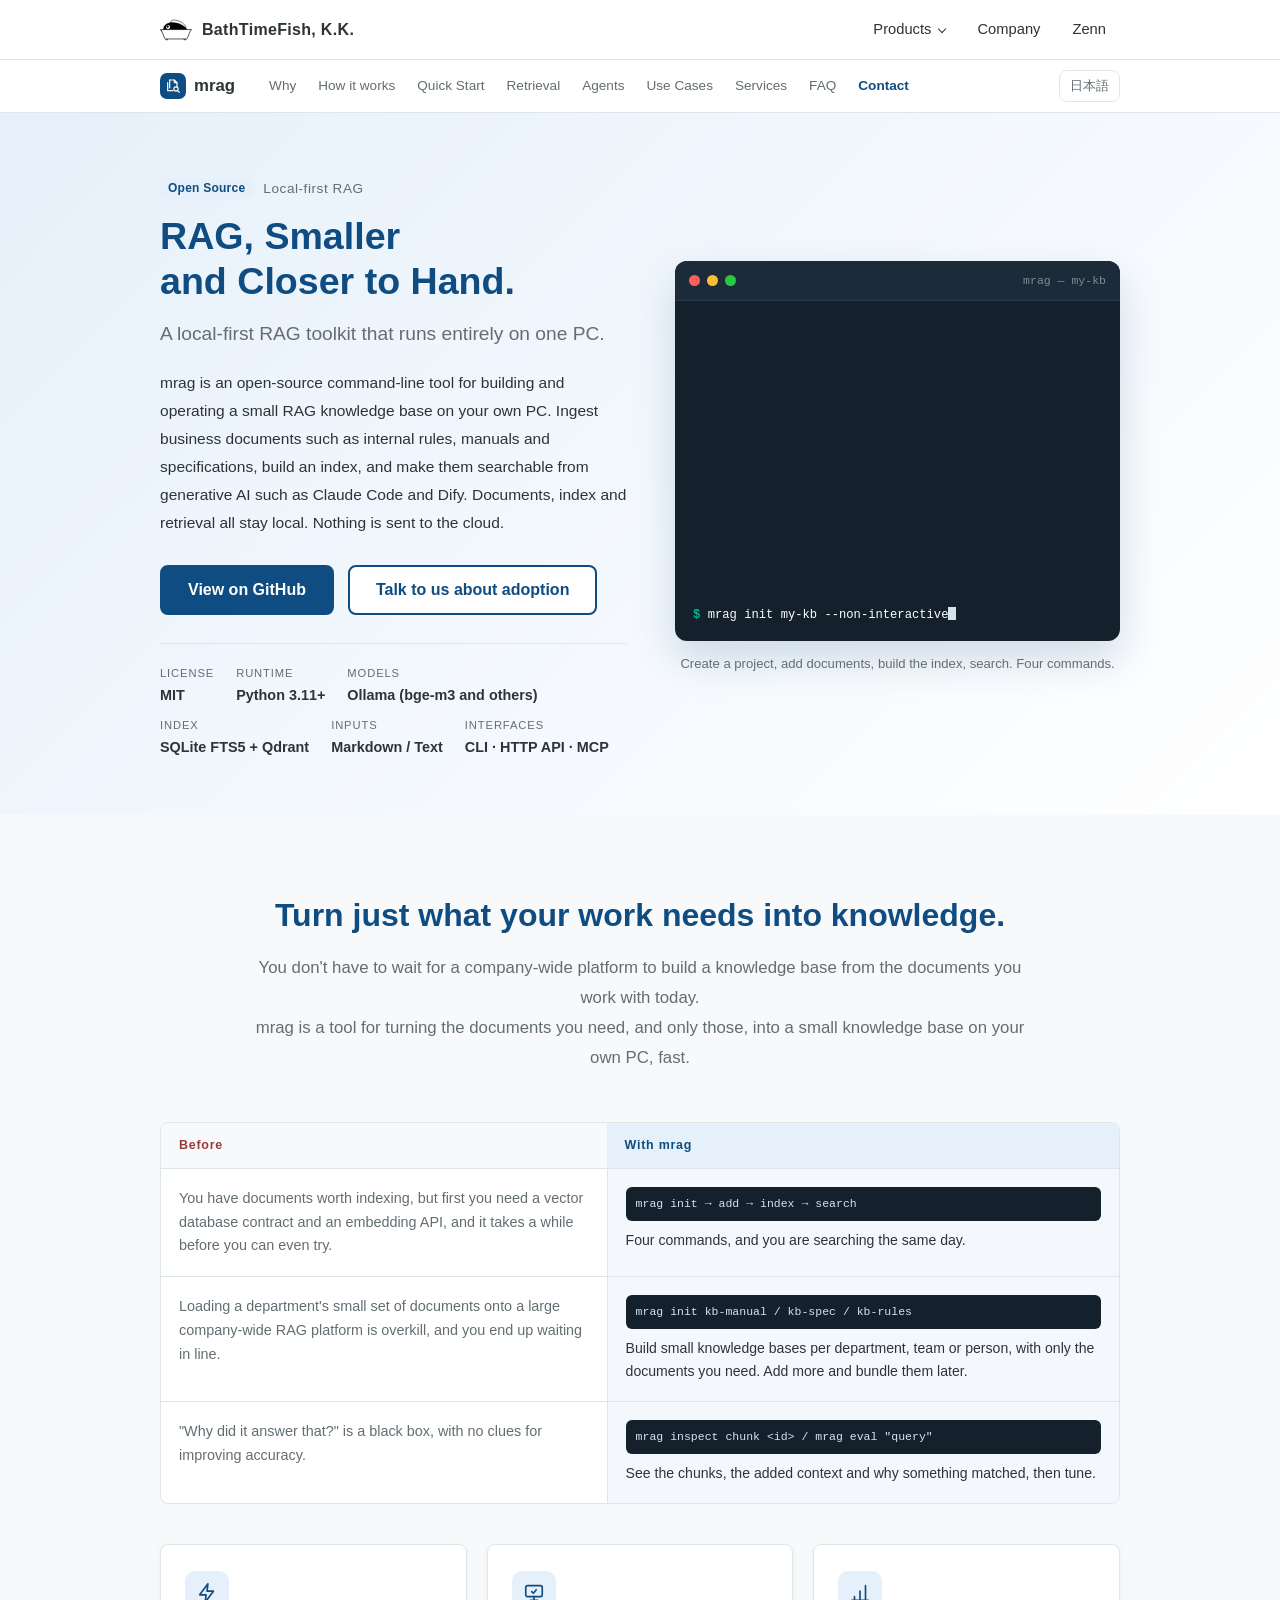
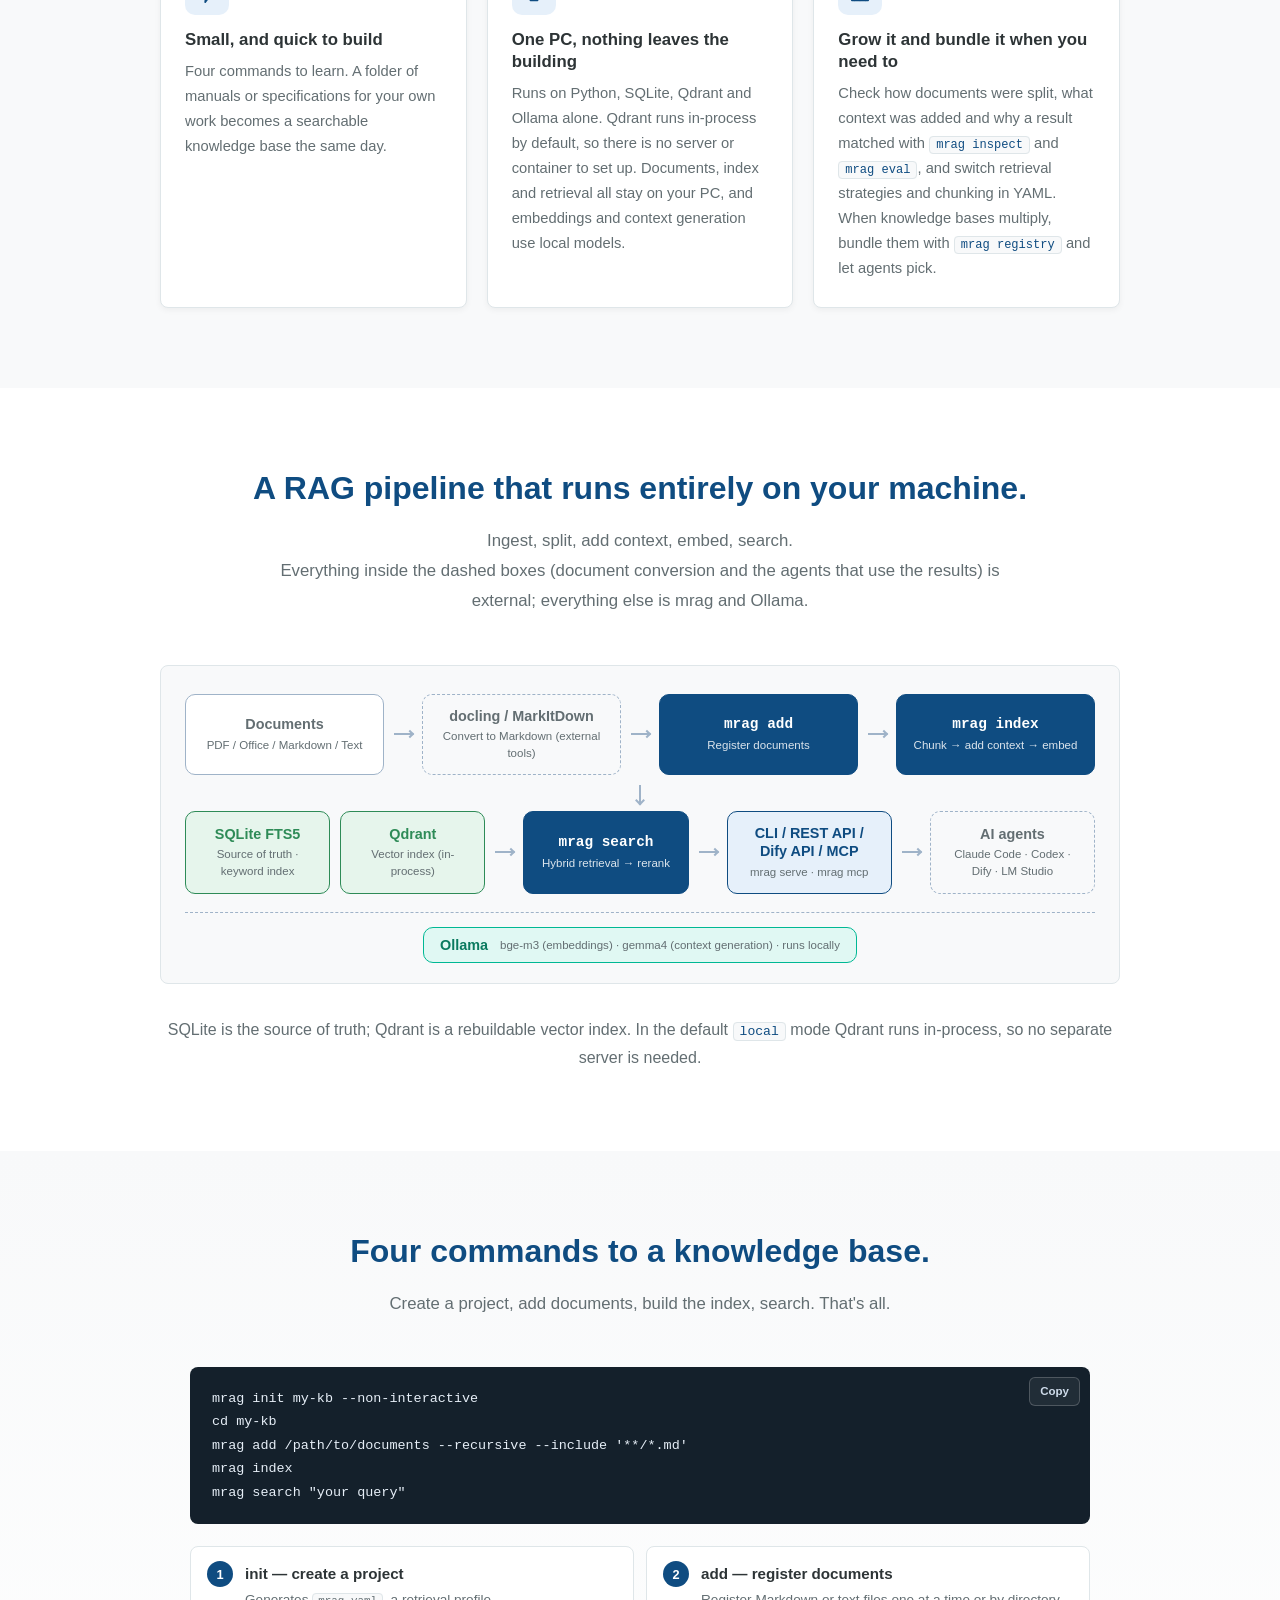
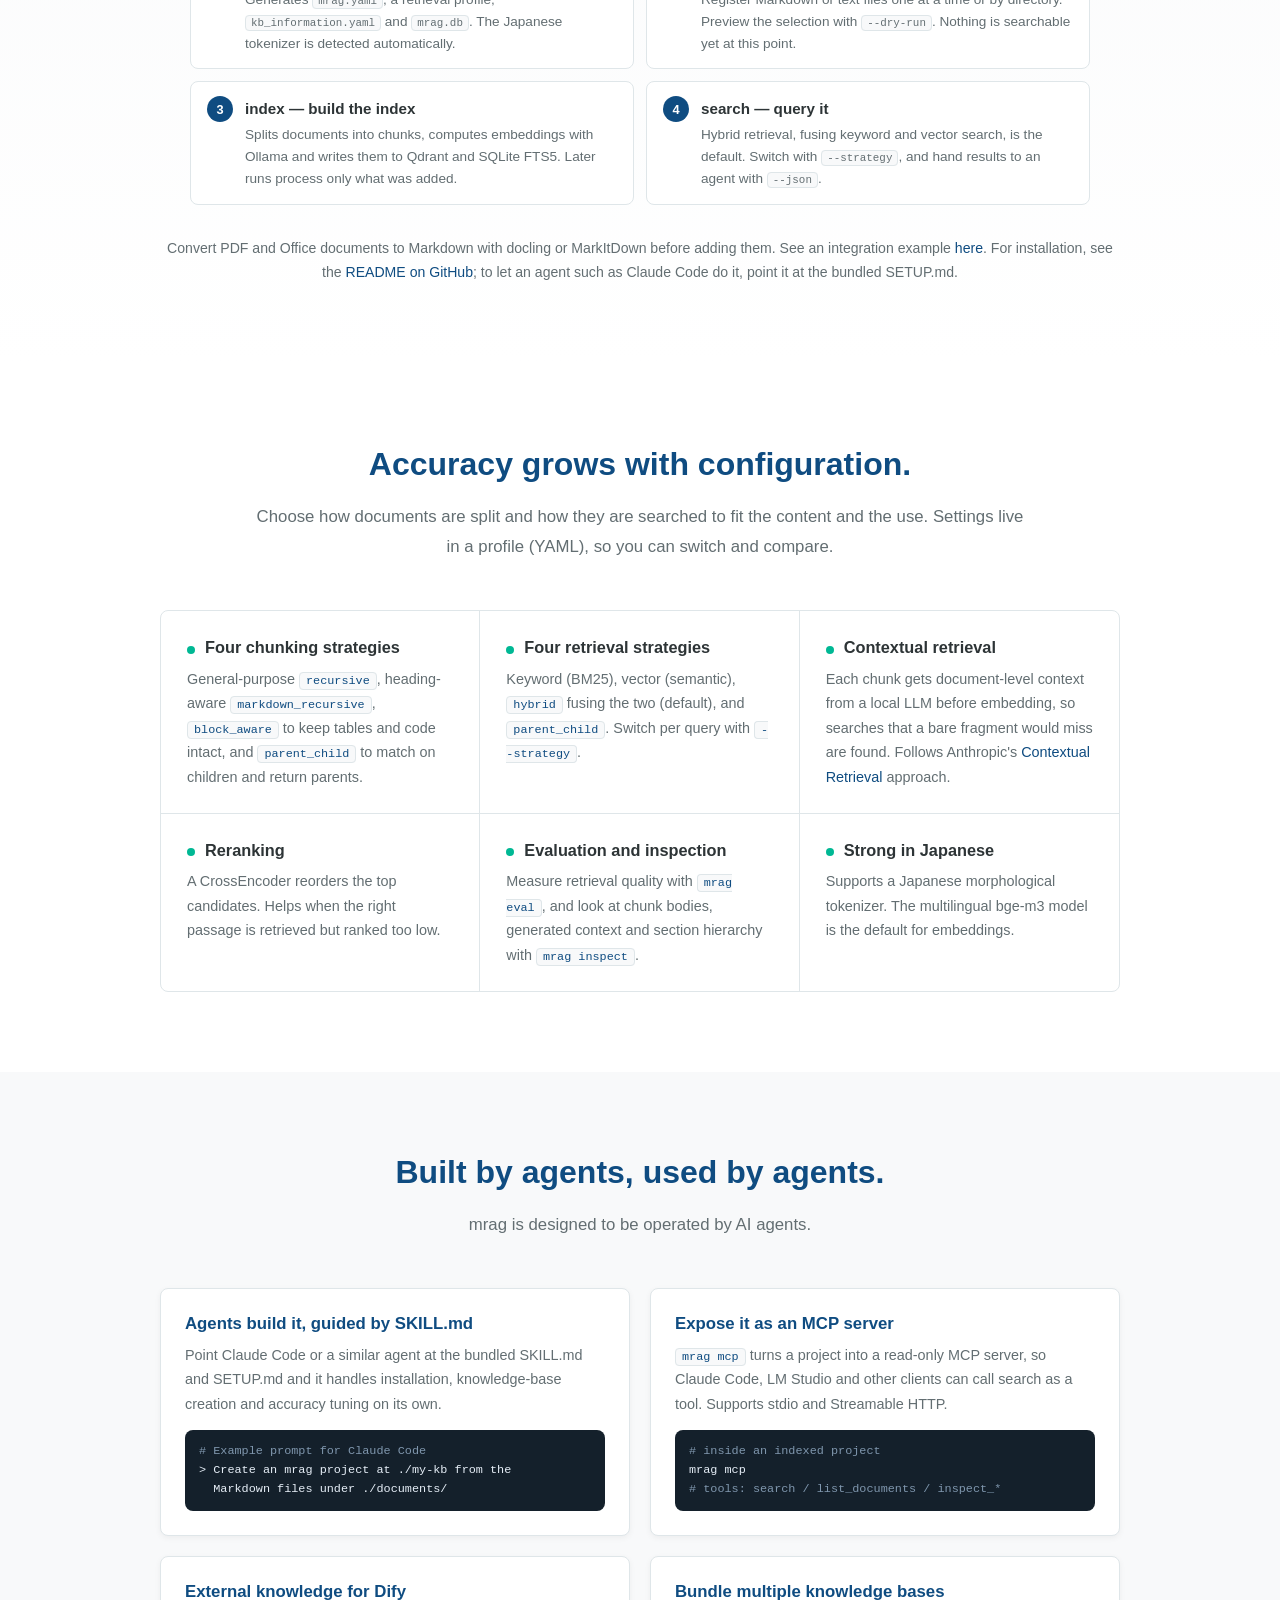
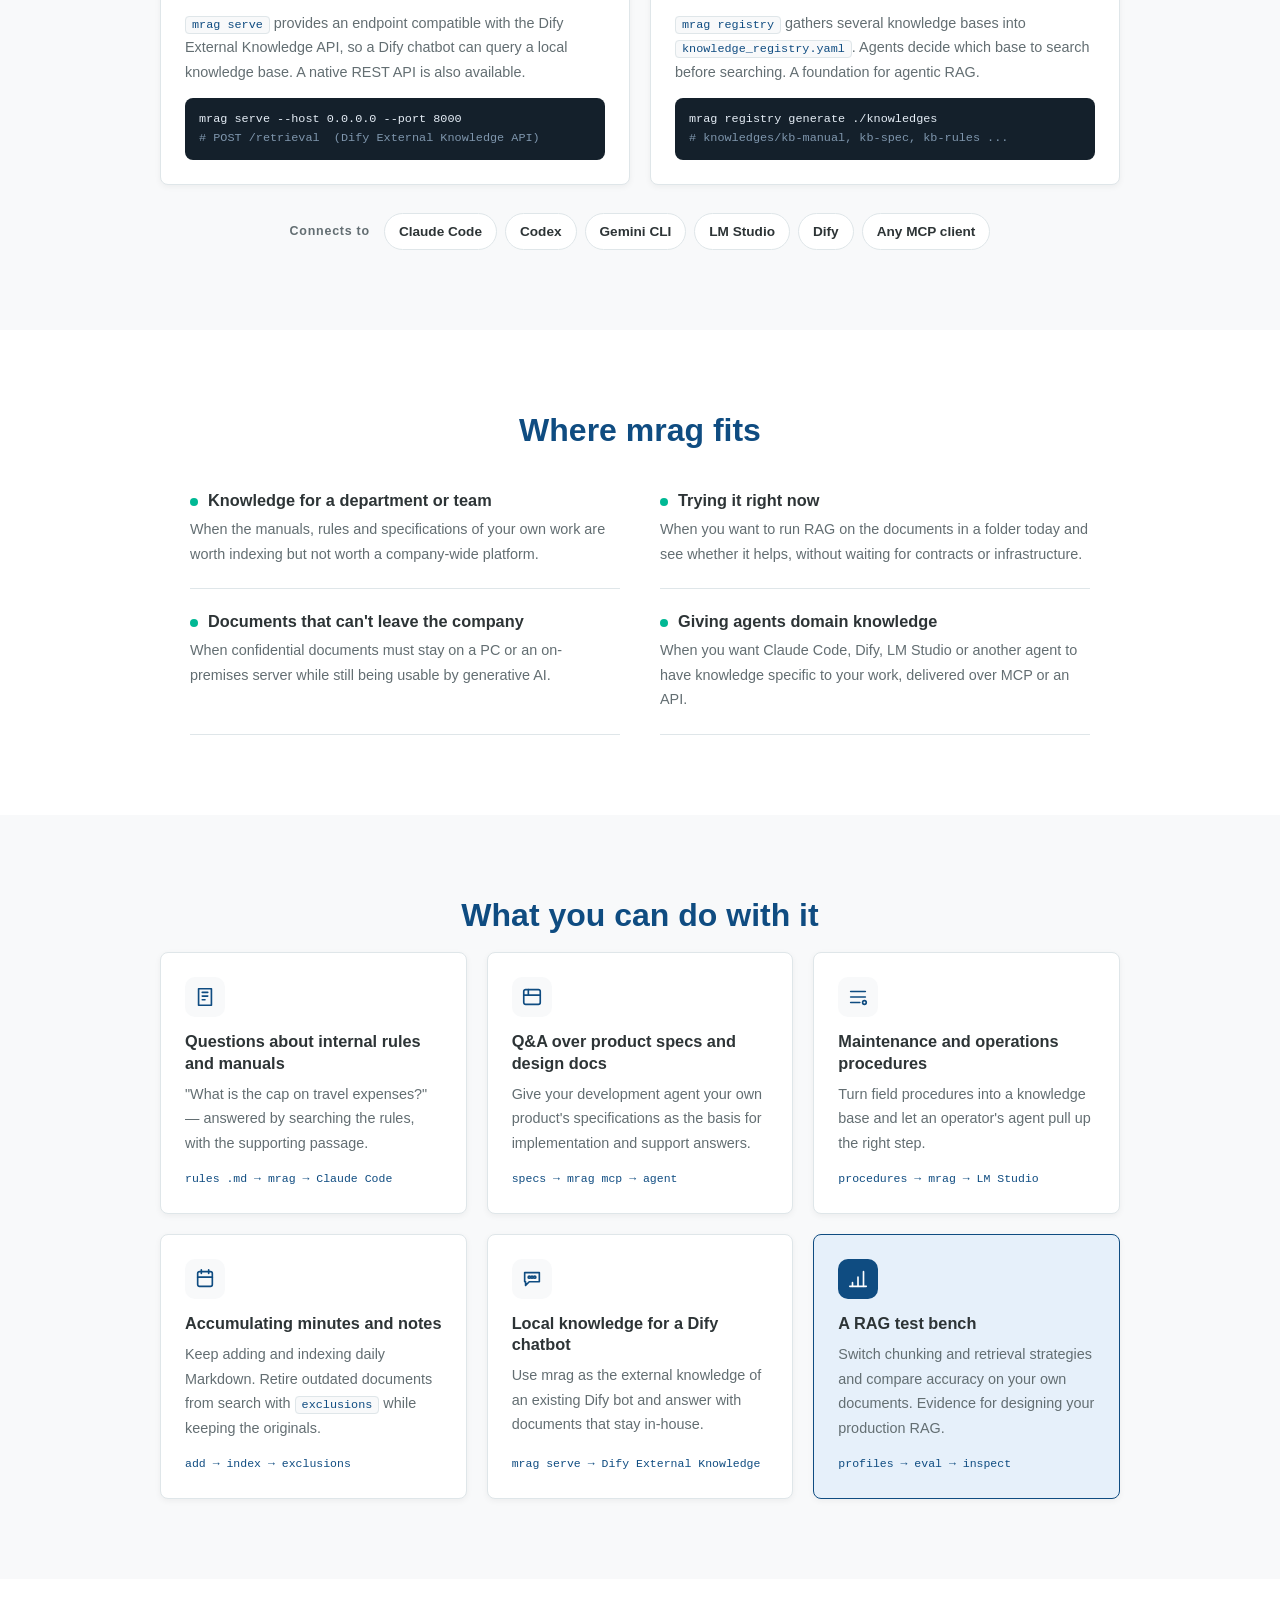
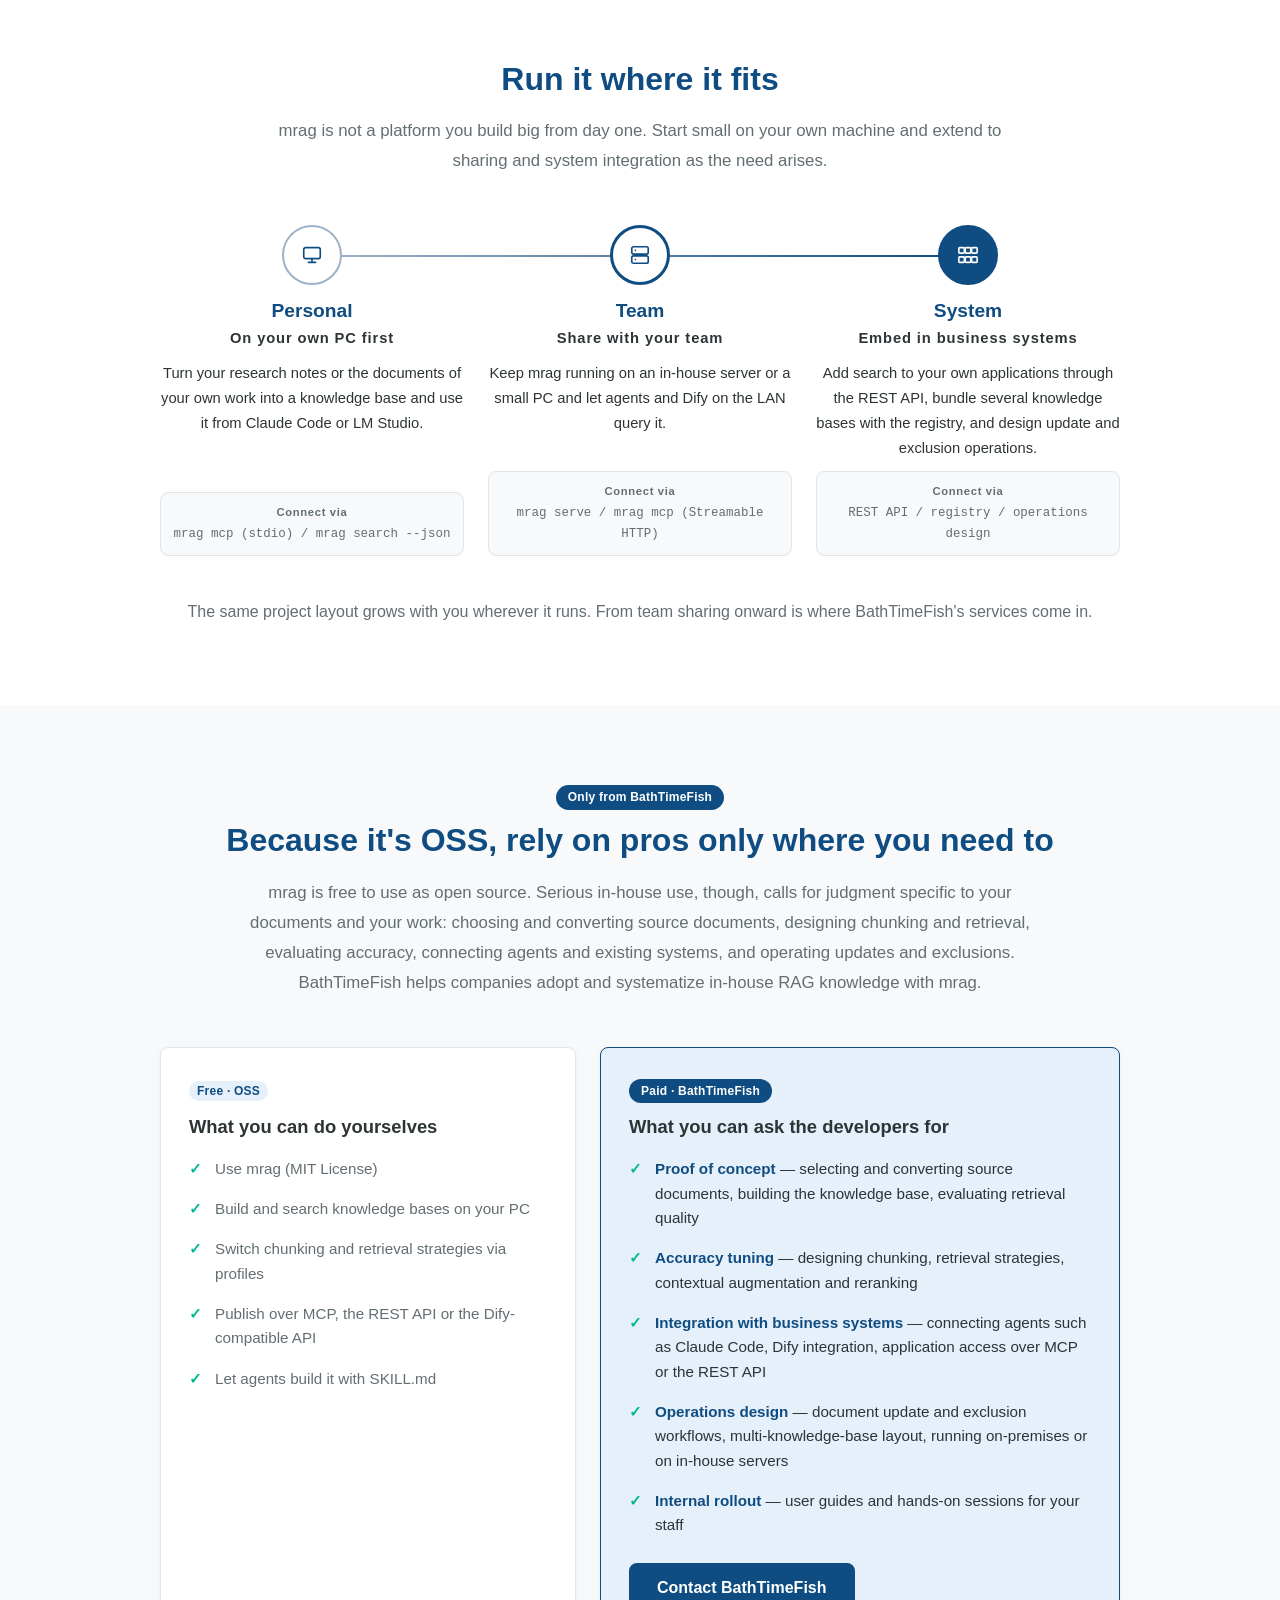
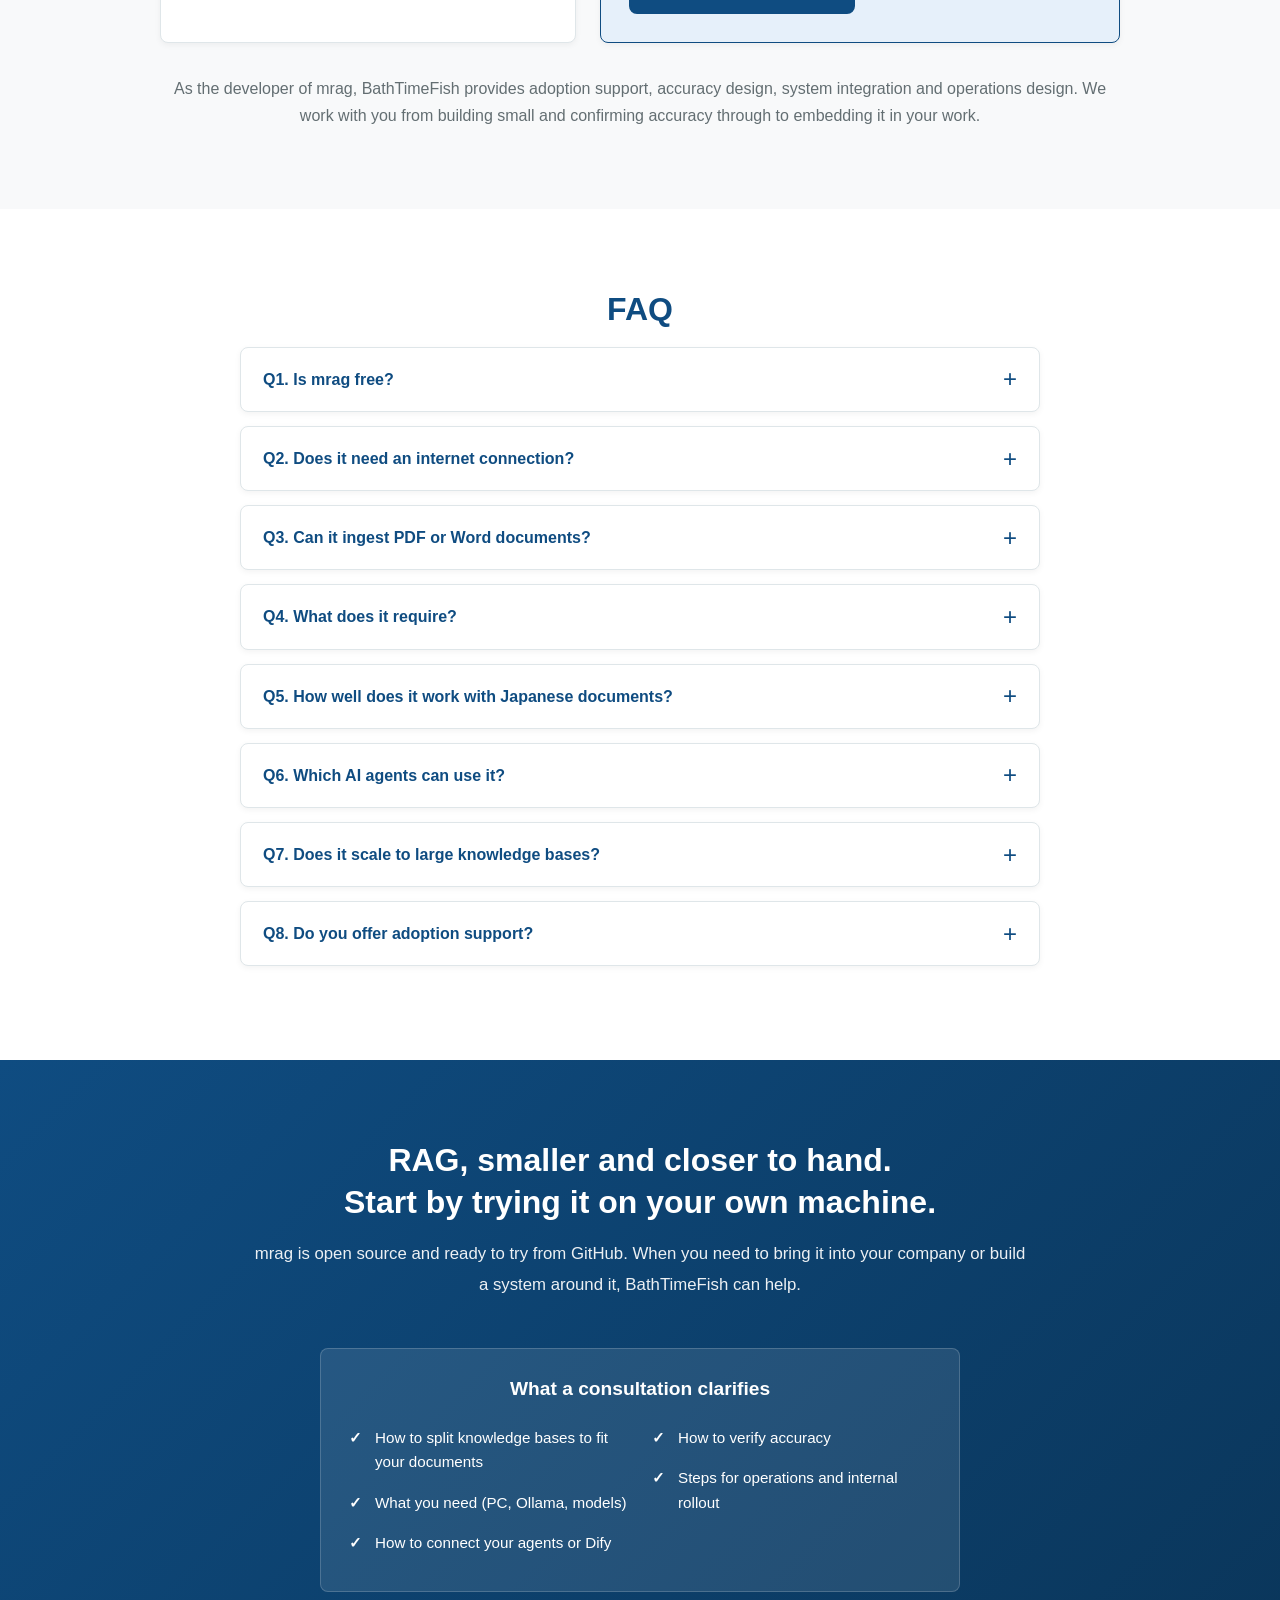
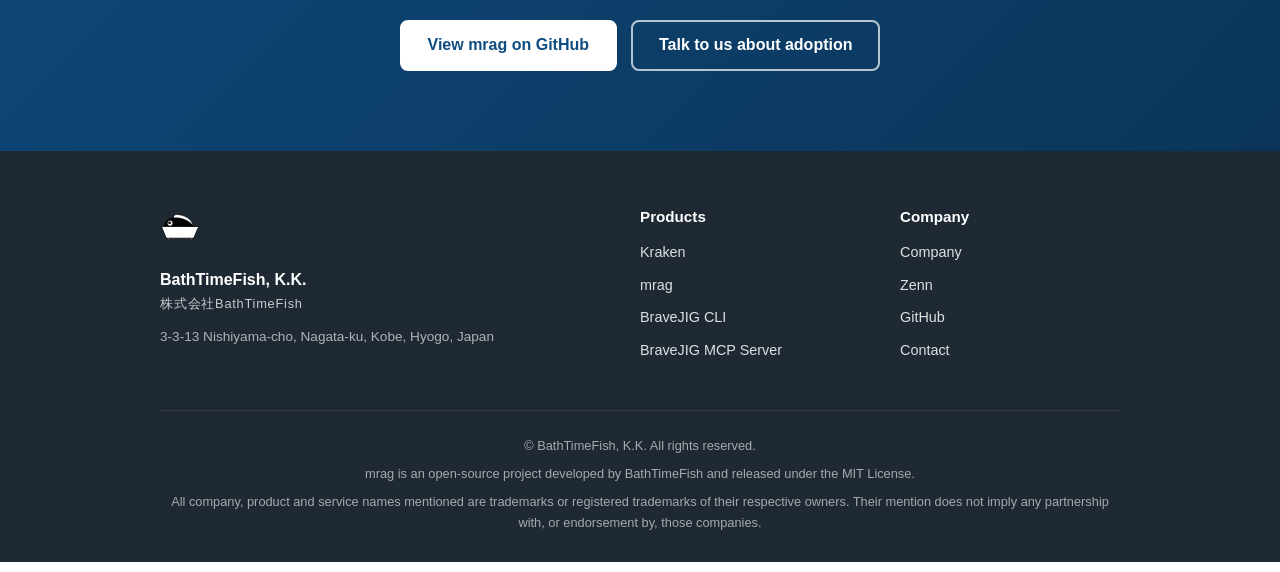
<file: mrag/en.html>
<!DOCTYPE html>
<html lang="en">
<head>
    <meta charset="UTF-8">
    <meta name="viewport" content="width=device-width, initial-scale=1.0">
    <title>mrag - RAG, Smaller and Closer to Hand.</title>
    <meta name="description" content="mrag (Micro RAG) is an open-source CLI that builds a small RAG knowledge base on your own PC and makes it searchable from generative AI such as Claude Code and Dify. Documents, index and retrieval all stay local. BathTimeFish also helps companies adopt and systematize in-house RAG knowledge with mrag.">
    <link rel="canonical" href="https://www.bathtimefish.com/mrag/en.html">
    <link rel="alternate" hreflang="ja" href="https://www.bathtimefish.com/mrag/">
    <link rel="alternate" hreflang="en" href="https://www.bathtimefish.com/mrag/en.html">
    <link rel="alternate" hreflang="x-default" href="https://www.bathtimefish.com/mrag/">
    <link rel="icon" type="image/svg+xml" href="/bathtimefish.svg">
    <link rel="alternate icon" type="image/png" href="/bathtimefish.png">
    <link rel="stylesheet" href="/css/site.css">
    <link rel="stylesheet" href="mrag.css">
</head>
<body>
    <header class="site-header">
  <div class="container site-header-inner">
    <a class="site-brand" href="/">
      <img src="/bathtimefish.svg" alt="" width="32" height="32">
      <span class="site-brand-name">BathTimeFish, K.K.</span>
    </a>
    <button class="nav-toggle" type="button" aria-controls="site-nav" aria-expanded="false" aria-label="Menu">
      <span></span><span></span><span></span>
    </button>
    <nav class="site-nav" id="site-nav" aria-label="Site navigation">
      <ul class="site-nav-list">
        <li>
          <details class="nav-dropdown">
            <summary>Products</summary>
            <ul class="nav-dropdown-menu">
              <li><a href="/kraken/en.html">Kraken<small>Open-source IoT data router</small></a></li>
              <li><a href="/mrag/en.html">mrag<small>Open-source local RAG toolkit</small></a></li>
              <li><a href="/bjigcli/en.html">BraveJIG CLI<small>CLI tool for BraveJIG</small></a></li>
              <li><a href="/bjigmcp/">BraveJIG MCP Server<small>MCP server for AI agents</small></a></li>
            </ul>
          </details>
        </li>
        <li><a href="/company.html">Company</a></li>
        <li><a href="https://zenn.dev/bathtimefish" target="_blank" rel="noopener">Zenn</a></li>
      </ul>
    </nav>
  </div>
</header>

<div class="page-nav">
  <div class="container page-nav-inner">
    <a class="page-nav-brand" href="en.html"><span class="mr-brand-icon" aria-hidden="true"><svg viewBox="0 0 24 24"><path d="M7 3h7l4 4v6"/><path d="M14 3v4h4"/><path d="M7 3v12"/><path d="M4 7v12h8"/><path d="M19.7 16.5a3.2 3.2 0 1 1-6.4 0 3.2 3.2 0 0 1 6.4 0z"/><path d="M19 19l2.5 2.5"/></svg></span><span>mrag</span></a>
    <nav class="page-nav-links" aria-label="mrag">
      <a href="#why">Why</a>
      <a href="#architecture">How it works</a>
      <a href="#quickstart">Quick Start</a>
      <a href="#quality">Retrieval</a>
      <a href="#agents">Agents</a>
      <a href="#use-cases">Use Cases</a>
      <a href="#consulting">Services</a>
      <a href="#faq">FAQ</a>
      <a href="#contact" class="nav-cta">Contact</a>
    </nav>
    <a class="lang-switch" href="index.html" lang="ja" hreflang="ja">日本語</a>
  </div>
</div>

    <main>
        <!-- 1. Hero -->
        <section class="hero mr-hero" id="hero">
            <div class="container hero-grid mr-hero-grid">
                <div class="hero-content">
                    <p class="mr-eyebrow"><span class="badge badge-soft">Open Source</span><span>Local-first RAG</span></p>
                    <h1 class="hero-title">RAG, Smaller<br>and Closer to Hand.</h1>
                    <p class="hero-sub">A local-first RAG toolkit that runs entirely on one PC.</p>
                    <p class="hero-text">mrag is an open-source command-line tool for building and operating a small RAG knowledge base on your own PC. Ingest business documents such as internal rules, manuals and specifications, build an index, and make them searchable from generative AI such as Claude Code and Dify. Documents, index and retrieval all stay local. Nothing is sent to the cloud.</p>
                    <div class="btn-group">
                        <a href="https://github.com/bathtimefish/mrag" class="btn btn-primary" target="_blank" rel="noopener noreferrer">View on GitHub</a>
                        <a href="https://forms.gle/X2RKJqLNiJXBfnKW8" class="btn btn-secondary" target="_blank" rel="noopener noreferrer">Talk to us about adoption</a>
                    </div>
                    <ul class="mr-trust" aria-label="mrag at a glance">
                        <li><span class="mr-trust-k">License</span><span class="mr-trust-v">MIT</span></li>
                        <li><span class="mr-trust-k">Runtime</span><span class="mr-trust-v">Python 3.11+</span></li>
                        <li><span class="mr-trust-k">Models</span><span class="mr-trust-v">Ollama (bge-m3 and others)</span></li>
                        <li><span class="mr-trust-k">Index</span><span class="mr-trust-v">SQLite FTS5 + Qdrant</span></li>
                        <li><span class="mr-trust-k">Inputs</span><span class="mr-trust-v">Markdown / Text</span></li>
                        <li><span class="mr-trust-k">Interfaces</span><span class="mr-trust-v">CLI · HTTP API · MCP</span></li>
                    </ul>
                </div>
                <div class="hero-visual mr-hero-visual">
                    <div class="mr-term" aria-label="Demo: building and searching a knowledge base with mrag">
                        <div class="mr-term-bar"><span></span><span></span><span></span><em>mrag — my-kb</em></div>
                        <pre class="mr-term-body" id="term"><span id="term-out"></span><span class="mr-term-input"><span class="mr-term-prompt">$ </span><span class="mr-term-cmd" id="term-cmd"></span><span class="mr-term-cursor" id="term-cursor"></span></span></pre>
                    </div>
                    <p class="mr-term-caption">Create a project, add documents, build the index, search. Four commands.</p>
                </div>
            </div>
        </section>

        <!-- 2. Why -->
        <section class="section section-alt" id="why">
            <div class="container">
                <h2 class="section-title">Turn just what your work needs into knowledge.</h2>
                <p class="section-lead">You don't have to wait for a company-wide platform to build a knowledge base from the documents you work with today.<br>mrag is a tool for turning the documents you need, and only those, into a small knowledge base on your own PC, fast.</p>

                <div class="mr-compare" aria-label="Before and with mrag">
                    <div class="mr-compare-head">
                        <span class="mr-compare-before">Before</span>
                        <span class="mr-compare-after">With mrag</span>
                    </div>
                    <div class="mr-compare-row">
                        <div class="mr-compare-before">You have documents worth indexing, but first you need a vector database contract and an embedding API, and it takes a while before you can even try.</div>
                        <div class="mr-compare-after"><code>mrag init → add → index → search</code><span>Four commands, and you are searching the same day.</span></div>
                    </div>
                    <div class="mr-compare-row">
                        <div class="mr-compare-before">Loading a department's small set of documents onto a large company-wide RAG platform is overkill, and you end up waiting in line.</div>
                        <div class="mr-compare-after"><code>mrag init kb-manual / kb-spec / kb-rules</code><span>Build small knowledge bases per department, team or person, with only the documents you need. Add more and bundle them later.</span></div>
                    </div>
                    <div class="mr-compare-row">
                        <div class="mr-compare-before">"Why did it answer that?" is a black box, with no clues for improving accuracy.</div>
                        <div class="mr-compare-after"><code>mrag inspect chunk &lt;id&gt; / mrag eval "query"</code><span>See the chunks, the added context and why something matched, then tune.</span></div>
                    </div>
                </div>

                <div class="mr-pillars">
                    <div class="mr-pillar">
                        <span class="mr-pillar-icon" aria-hidden="true"><svg viewBox="0 0 24 24"><path d="M13 2L4 14h7l-1 8 9-12h-7z"/></svg></span>
                        <h3>Small, and quick to build</h3>
                        <p>Four commands to learn. A folder of manuals or specifications for your own work becomes a searchable knowledge base the same day.</p>
                    </div>
                    <div class="mr-pillar">
                        <span class="mr-pillar-icon" aria-hidden="true"><svg viewBox="0 0 24 24"><rect x="3" y="4" width="18" height="12" rx="2"/><path d="M8 20h8M12 16v4"/><path d="M9.5 10.5l1.8 1.8L14.5 8.5"/></svg></span>
                        <h3>One PC, nothing leaves the building</h3>
                        <p>Runs on Python, SQLite, Qdrant and Ollama alone. Qdrant runs in-process by default, so there is no server or container to set up. Documents, index and retrieval all stay on your PC, and embeddings and context generation use local models.</p>
                    </div>
                    <div class="mr-pillar">
                        <span class="mr-pillar-icon" aria-hidden="true"><svg viewBox="0 0 24 24"><path d="M12 20V10M6 20v-4M18 20V4"/><path d="M3 20h18"/></svg></span>
                        <h3>Grow it and bundle it when you need to</h3>
                        <p>Check how documents were split, what context was added and why a result matched with <code>mrag inspect</code> and <code>mrag eval</code>, and switch retrieval strategies and chunking in YAML. When knowledge bases multiply, bundle them with <code>mrag registry</code> and let agents pick.</p>
                    </div>
                </div>
            </div>
        </section>

        <!-- 3. Architecture -->
        <section class="section" id="architecture">
            <div class="container">
                <h2 class="section-title">A RAG pipeline that runs entirely on your machine.</h2>
                <p class="section-lead">Ingest, split, add context, embed, search.<br>Everything inside the dashed boxes (document conversion and the agents that use the results) is external; everything else is mrag and Ollama.</p>

                <div class="mr-arch" aria-label="How mrag processes documents">
                    <div class="mr-arch-row">
                        <div class="mr-node mr-node-ext">
                            <strong>Documents</strong>
                            <span>PDF / Office / Markdown / Text</span>
                        </div>
                        <div class="mr-arrow" aria-hidden="true"></div>
                        <div class="mr-node mr-node-ext mr-node-dashed">
                            <strong>docling / MarkItDown</strong>
                            <span>Convert to Markdown (external tools)</span>
                        </div>
                        <div class="mr-arrow" aria-hidden="true"></div>
                        <div class="mr-node mr-node-core">
                            <strong>mrag add</strong>
                            <span>Register documents</span>
                        </div>
                        <div class="mr-arrow" aria-hidden="true"></div>
                        <div class="mr-node mr-node-core">
                            <strong>mrag index</strong>
                            <span>Chunk → add context → embed</span>
                        </div>
                    </div>
                    <div class="mr-arch-row mr-arch-row-2">
                        <div class="mr-node mr-node-store">
                            <strong>SQLite FTS5</strong>
                            <span>Source of truth · keyword index</span>
                        </div>
                        <div class="mr-node mr-node-store">
                            <strong>Qdrant</strong>
                            <span>Vector index (in-process)</span>
                        </div>
                        <div class="mr-arrow" aria-hidden="true"></div>
                        <div class="mr-node mr-node-core">
                            <strong>mrag search</strong>
                            <span>Hybrid retrieval → rerank</span>
                        </div>
                        <div class="mr-arrow" aria-hidden="true"></div>
                        <div class="mr-node mr-node-iface">
                            <strong>CLI / REST API / Dify API / MCP</strong>
                            <span>mrag serve · mrag mcp</span>
                        </div>
                        <div class="mr-arrow" aria-hidden="true"></div>
                        <div class="mr-node mr-node-ext mr-node-dashed">
                            <strong>AI agents</strong>
                            <span>Claude Code · Codex · Dify · LM Studio</span>
                        </div>
                    </div>
                    <div class="mr-arch-ollama">
                        <span class="mr-node mr-node-ollama"><strong>Ollama</strong><span>bge-m3 (embeddings) · gemma4 (context generation) · runs locally</span></span>
                    </div>
                </div>
                <p class="section-note">SQLite is the source of truth; Qdrant is a rebuildable vector index. In the default <code>local</code> mode Qdrant runs in-process, so no separate server is needed.</p>
            </div>
        </section>

        <!-- 4. Quick start -->
        <section class="section section-alt mr-quickstart" id="quickstart">
            <div class="container">
                <h2 class="section-title">Four commands to a knowledge base.</h2>
                <p class="section-lead">Create a project, add documents, build the index, search. That's all.</p>

                <div class="mr-qs-grid">
                    <div class="mr-code">
                        <button type="button" class="mr-copy" aria-label="Copy code">Copy</button>
<pre><code>mrag init my-kb --non-interactive
cd my-kb
mrag add /path/to/documents --recursive --include '**/*.md'
mrag index
mrag search "your query"</code></pre>
                    </div>
                    <ol class="mr-qs-steps">
                        <li>
                            <span class="mr-step-num">1</span>
                            <div><strong>init — create a project</strong><span>Generates <code>mrag.yaml</code>, a retrieval profile, <code>kb_information.yaml</code> and <code>mrag.db</code>. The Japanese tokenizer is detected automatically.</span></div>
                        </li>
                        <li>
                            <span class="mr-step-num">2</span>
                            <div><strong>add — register documents</strong><span>Register Markdown or text files one at a time or by directory. Preview the selection with <code>--dry-run</code>. Nothing is searchable yet at this point.</span></div>
                        </li>
                        <li>
                            <span class="mr-step-num">3</span>
                            <div><strong>index — build the index</strong><span>Splits documents into chunks, computes embeddings with Ollama and writes them to Qdrant and SQLite FTS5. Later runs process only what was added.</span></div>
                        </li>
                        <li>
                            <span class="mr-step-num">4</span>
                            <div><strong>search — query it</strong><span>Hybrid retrieval, fusing keyword and vector search, is the default. Switch with <code>--strategy</code>, and hand results to an agent with <code>--json</code>.</span></div>
                        </li>
                    </ol>
                </div>

                <p class="section-note">Convert PDF and Office documents to Markdown with docling or MarkItDown before adding them. See an integration example <a href="https://github.com/bathtimefish/mrag_dify_docker" target="_blank" rel="noopener noreferrer">here</a>. For installation, see the <a href="https://github.com/bathtimefish/mrag" target="_blank" rel="noopener noreferrer">README on GitHub</a>; to let an agent such as Claude Code do it, point it at the bundled SETUP.md.</p>
            </div>
        </section>

        <!-- 5. Retrieval quality -->
        <section class="section" id="quality">
            <div class="container">
                <h2 class="section-title">Accuracy grows with configuration.</h2>
                <p class="section-lead">Choose how documents are split and how they are searched to fit the content and the use. Settings live in a profile (YAML), so you can switch and compare.</p>
                <div class="mr-tiles">
                    <div class="mr-tile">
                        <h3>Four chunking strategies</h3>
                        <p>General-purpose <code>recursive</code>, heading-aware <code>markdown_recursive</code>, <code>block_aware</code> to keep tables and code intact, and <code>parent_child</code> to match on children and return parents.</p>
                    </div>
                    <div class="mr-tile">
                        <h3>Four retrieval strategies</h3>
                        <p>Keyword (BM25), vector (semantic), <code>hybrid</code> fusing the two (default), and <code>parent_child</code>. Switch per query with <code>--strategy</code>.</p>
                    </div>
                    <div class="mr-tile">
                        <h3>Contextual retrieval</h3>
                        <p>Each chunk gets document-level context from a local LLM before embedding, so searches that a bare fragment would miss are found. Follows Anthropic's <a href="https://www.anthropic.com/news/contextual-retrieval" target="_blank" rel="noopener noreferrer">Contextual Retrieval</a> approach.</p>
                    </div>
                    <div class="mr-tile">
                        <h3>Reranking</h3>
                        <p>A CrossEncoder reorders the top candidates. Helps when the right passage is retrieved but ranked too low.</p>
                    </div>
                    <div class="mr-tile">
                        <h3>Evaluation and inspection</h3>
                        <p>Measure retrieval quality with <code>mrag eval</code>, and look at chunk bodies, generated context and section hierarchy with <code>mrag inspect</code>.</p>
                    </div>
                    <div class="mr-tile">
                        <h3>Strong in Japanese</h3>
                        <p>Supports a Japanese morphological tokenizer. The multilingual bge-m3 model is the default for embeddings.</p>
                    </div>
                </div>
            </div>
        </section>

        <!-- 6. Agents -->
        <section class="section section-alt" id="agents">
            <div class="container">
                <h2 class="section-title">Built by agents, used by agents.</h2>
                <p class="section-lead">mrag is designed to be operated by AI agents.</p>
                <div class="mr-agents">
                    <div class="mr-agent">
                        <h3>Agents build it, guided by SKILL.md</h3>
                        <p>Point Claude Code or a similar agent at the bundled SKILL.md and SETUP.md and it handles installation, knowledge-base creation and accuracy tuning on its own.</p>
                        <div class="mr-code mr-code-sm"><pre><code><span class="c"># Example prompt for Claude Code</span>
&gt; Create an mrag project at ./my-kb from the
  Markdown files under ./documents/</code></pre></div>
                    </div>
                    <div class="mr-agent">
                        <h3>Expose it as an MCP server</h3>
                        <p><code>mrag mcp</code> turns a project into a read-only MCP server, so Claude Code, LM Studio and other clients can call search as a tool. Supports stdio and Streamable HTTP.</p>
                        <div class="mr-code mr-code-sm"><pre><code><span class="c"># inside an indexed project</span>
mrag mcp
<span class="c"># tools: search / list_documents / inspect_*</span></code></pre></div>
                    </div>
                    <div class="mr-agent">
                        <h3>External knowledge for Dify</h3>
                        <p><code>mrag serve</code> provides an endpoint compatible with the Dify External Knowledge API, so a Dify chatbot can query a local knowledge base. A native REST API is also available.</p>
                        <div class="mr-code mr-code-sm"><pre><code>mrag serve --host 0.0.0.0 --port 8000
<span class="c"># POST /retrieval  (Dify External Knowledge API)</span></code></pre></div>
                    </div>
                    <div class="mr-agent">
                        <h3>Bundle multiple knowledge bases</h3>
                        <p><code>mrag registry</code> gathers several knowledge bases into <code>knowledge_registry.yaml</code>. Agents decide which base to search before searching. A foundation for agentic RAG.</p>
                        <div class="mr-code mr-code-sm"><pre><code>mrag registry generate ./knowledges
<span class="c"># knowledges/kb-manual, kb-spec, kb-rules ...</span></code></pre></div>
                    </div>
                </div>
                <div class="mr-clients" aria-label="Clients">
                    <span class="mr-clients-label">Connects to</span>
                    <ul>
                        <li>Claude Code</li>
                        <li>Codex</li>
                        <li>Gemini CLI</li>
                        <li>LM Studio</li>
                        <li>Dify</li>
                        <li>Any MCP client</li>
                    </ul>
                </div>
            </div>
        </section>

        <!-- 7. Where mrag fits -->
        <section class="section" id="fit">
            <div class="container">
                <h2 class="section-title">Where mrag fits</h2>
                <ul class="mr-fits">
                    <li><h3>Knowledge for a department or team</h3><p>When the manuals, rules and specifications of your own work are worth indexing but not worth a company-wide platform.</p></li>
                    <li><h3>Trying it right now</h3><p>When you want to run RAG on the documents in a folder today and see whether it helps, without waiting for contracts or infrastructure.</p></li>
                    <li><h3>Documents that can't leave the company</h3><p>When confidential documents must stay on a PC or an on-premises server while still being usable by generative AI.</p></li>
                    <li><h3>Giving agents domain knowledge</h3><p>When you want Claude Code, Dify, LM Studio or another agent to have knowledge specific to your work, delivered over MCP or an API.</p></li>
                </ul>
            </div>
        </section>

        <!-- 8. Use cases -->
        <section class="section section-alt" id="use-cases">
            <div class="container">
                <h2 class="section-title">What you can do with it</h2>
                <div class="mr-cases">
                    <article class="mr-case">
                        <span class="mr-case-icon" aria-hidden="true"><svg viewBox="0 0 24 24"><path d="M5 3h14v18H5z"/><path d="M9 7h6M9 11h6M9 15h3"/></svg></span>
                        <h3>Questions about internal rules and manuals</h3>
                        <p>"What is the cap on travel expenses?" — answered by searching the rules, with the supporting passage.</p>
                        <p class="mr-case-flow">rules .md → mrag → Claude Code</p>
                    </article>
                    <article class="mr-case">
                        <span class="mr-case-icon" aria-hidden="true"><svg viewBox="0 0 24 24"><rect x="3" y="4" width="18" height="16" rx="2"/><path d="M3 10h18M8 4v6"/></svg></span>
                        <h3>Q&amp;A over product specs and design docs</h3>
                        <p>Give your development agent your own product's specifications as the basis for implementation and support answers.</p>
                        <p class="mr-case-flow">specs → mrag mcp → agent</p>
                    </article>
                    <article class="mr-case">
                        <span class="mr-case-icon" aria-hidden="true"><svg viewBox="0 0 24 24"><path d="M4 6h16M4 12h16M4 18h10"/><circle cx="19" cy="18" r="2"/></svg></span>
                        <h3>Maintenance and operations procedures</h3>
                        <p>Turn field procedures into a knowledge base and let an operator's agent pull up the right step.</p>
                        <p class="mr-case-flow">procedures → mrag → LM Studio</p>
                    </article>
                    <article class="mr-case">
                        <span class="mr-case-icon" aria-hidden="true"><svg viewBox="0 0 24 24"><rect x="4" y="4" width="16" height="16" rx="2"/><path d="M8 2v4M16 2v4M4 10h16"/></svg></span>
                        <h3>Accumulating minutes and notes</h3>
                        <p>Keep adding and indexing daily Markdown. Retire outdated documents from search with <code>exclusions</code> while keeping the originals.</p>
                        <p class="mr-case-flow">add → index → exclusions</p>
                    </article>
                    <article class="mr-case">
                        <span class="mr-case-icon" aria-hidden="true"><svg viewBox="0 0 24 24"><path d="M4 5h16v10H9l-4 4v-4H4z"/><circle cx="9" cy="10" r="1.2"/><circle cx="12" cy="10" r="1.2"/><circle cx="15" cy="10" r="1.2"/></svg></span>
                        <h3>Local knowledge for a Dify chatbot</h3>
                        <p>Use mrag as the external knowledge of an existing Dify bot and answer with documents that stay in-house.</p>
                        <p class="mr-case-flow">mrag serve → Dify External Knowledge</p>
                    </article>
                    <article class="mr-case mr-case-accent">
                        <span class="mr-case-icon" aria-hidden="true"><svg viewBox="0 0 24 24"><path d="M12 20V10M6 20v-4M18 20V4"/><path d="M3 20h18"/></svg></span>
                        <h3>A RAG test bench</h3>
                        <p>Switch chunking and retrieval strategies and compare accuracy on your own documents. Evidence for designing your production RAG.</p>
                        <p class="mr-case-flow">profiles → eval → inspect</p>
                    </article>
                </div>
            </div>
        </section>

        <!-- 9. Where it runs -->
        <section class="section" id="scale">
            <div class="container">
                <h2 class="section-title">Run it where it fits</h2>
                <p class="section-lead">mrag is not a platform you build big from day one. Start small on your own machine and extend to sharing and system integration as the need arises.</p>
                <div class="mr-rail">
                    <div class="mr-rail-line" aria-hidden="true"></div>
                    <div class="mr-rail-node">
                        <span class="mr-rail-icon" aria-hidden="true"><svg viewBox="0 0 24 24"><rect x="3" y="4" width="18" height="12" rx="2"/><path d="M8 20h8M12 16v4"/></svg></span>
                        <h3>Personal</h3>
                        <p class="mr-rail-sub">On your own PC first</p>
                        <p>Turn your research notes or the documents of your own work into a knowledge base and use it from Claude Code or LM Studio.</p>
                        <p class="mr-rail-fit"><strong>Connect via</strong>mrag mcp (stdio) / mrag search --json</p>
                    </div>
                    <div class="mr-rail-node">
                        <span class="mr-rail-icon" aria-hidden="true"><svg viewBox="0 0 24 24"><rect x="3" y="3" width="18" height="8" rx="2"/><rect x="3" y="13" width="18" height="8" rx="2"/><path d="M7 7h.01M7 17h.01"/></svg></span>
                        <h3>Team</h3>
                        <p class="mr-rail-sub">Share with your team</p>
                        <p>Keep mrag running on an in-house server or a small PC and let agents and Dify on the LAN query it.</p>
                        <p class="mr-rail-fit"><strong>Connect via</strong>mrag serve / mrag mcp (Streamable HTTP)</p>
                    </div>
                    <div class="mr-rail-node">
                        <span class="mr-rail-icon" aria-hidden="true"><svg viewBox="0 0 24 24"><rect x="2" y="4" width="6" height="6" rx="1"/><rect x="9" y="4" width="6" height="6" rx="1"/><rect x="16" y="4" width="6" height="6" rx="1"/><rect x="2" y="14" width="6" height="6" rx="1"/><rect x="9" y="14" width="6" height="6" rx="1"/><rect x="16" y="14" width="6" height="6" rx="1"/></svg></span>
                        <h3>System</h3>
                        <p class="mr-rail-sub">Embed in business systems</p>
                        <p>Add search to your own applications through the REST API, bundle several knowledge bases with the registry, and design update and exclusion operations.</p>
                        <p class="mr-rail-fit"><strong>Connect via</strong>REST API / registry / operations design</p>
                    </div>
                </div>
                <p class="section-note">The same project layout grows with you wherever it runs. From team sharing onward is where BathTimeFish's services come in.</p>
            </div>
        </section>

        <!-- 10. Services -->
        <section class="section section-alt" id="consulting">
            <div class="container">
                <p class="mr-eyebrow is-center"><span class="badge">Only from BathTimeFish</span></p>
                <h2 class="section-title">Because it's OSS, rely on pros only where you need to</h2>
                <p class="section-lead">mrag is free to use as open source. Serious in-house use, though, calls for judgment specific to your documents and your work: choosing and converting source documents, designing chunking and retrieval, evaluating accuracy, connecting agents and existing systems, and operating updates and exclusions. BathTimeFish helps companies adopt and systematize in-house RAG knowledge with mrag.</p>
                <div class="mr-support">
                    <div class="mr-support-col">
                        <span class="badge badge-soft">Free · OSS</span>
                        <h3>What you can do yourselves</h3>
                        <ul class="check-list">
                            <li>Use mrag (MIT License)</li>
                            <li>Build and search knowledge bases on your PC</li>
                            <li>Switch chunking and retrieval strategies via profiles</li>
                            <li>Publish over MCP, the REST API or the Dify-compatible API</li>
                            <li>Let agents build it with SKILL.md</li>
                        </ul>
                    </div>
                    <div class="mr-support-col mr-support-paid">
                        <span class="badge">Paid · BathTimeFish</span>
                        <h3>What you can ask the developers for</h3>
                        <ul class="check-list">
                            <li><strong>Proof of concept</strong> — selecting and converting source documents, building the knowledge base, evaluating retrieval quality</li>
                            <li><strong>Accuracy tuning</strong> — designing chunking, retrieval strategies, contextual augmentation and reranking</li>
                            <li><strong>Integration with business systems</strong> — connecting agents such as Claude Code, Dify integration, application access over MCP or the REST API</li>
                            <li><strong>Operations design</strong> — document update and exclusion workflows, multi-knowledge-base layout, running on-premises or on in-house servers</li>
                            <li><strong>Internal rollout</strong> — user guides and hands-on sessions for your staff</li>
                        </ul>
                        <a href="https://forms.gle/X2RKJqLNiJXBfnKW8" class="btn btn-primary" target="_blank" rel="noopener noreferrer">Contact BathTimeFish</a>
                    </div>
                </div>
                <p class="section-note">As the developer of mrag, BathTimeFish provides adoption support, accuracy design, system integration and operations design. We work with you from building small and confirming accuracy through to embedding it in your work.</p>
            </div>
        </section>

        <!-- 11. FAQ -->
        <section class="section" id="faq">
            <div class="container">
                <h2 class="section-title">FAQ</h2>
                <div class="faq-list">
                    <div class="faq-item">
                        <button class="faq-q" type="button"><span>Q1. Is mrag free?</span><span class="faq-icon" aria-hidden="true">+</span></button>
                        <div class="faq-a"><p>Yes. mrag is open-source software under the MIT License, and commercial use is allowed.</p></div>
                    </div>
                    <div class="faq-item">
                        <button class="faq-q" type="button"><span>Q2. Does it need an internet connection?</span><span class="faq-icon" aria-hidden="true">+</span></button>
                        <div class="faq-a"><p>Not for normal use. Embeddings and context generation run on local models through Ollama. A network connection is needed only to download the models the first time.</p></div>
                    </div>
                    <div class="faq-item">
                        <button class="faq-q" type="button"><span>Q3. Can it ingest PDF or Word documents?</span><span class="faq-icon" aria-hidden="true">+</span></button>
                        <div class="faq-a"><p>mrag ingests Markdown and plain text. Convert PDFs with docling and Office documents with MarkItDown or a similar tool to Markdown first.</p></div>
                    </div>
                    <div class="faq-item">
                        <button class="faq-q" type="button"><span>Q4. What does it require?</span><span class="faq-icon" aria-hidden="true">+</span></button>
                        <div class="faq-a"><p>Python 3.11 or later and Ollama (with <code>ollama serve</code> running). Qdrant runs in-process by default, so no separate server is required.</p></div>
                    </div>
                    <div class="faq-item">
                        <button class="faq-q" type="button"><span>Q5. How well does it work with Japanese documents?</span><span class="faq-icon" aria-hidden="true">+</span></button>
                        <div class="faq-a"><p>It supports a Japanese-capable embedding model (bge-m3) and a Japanese morphological tokenizer (sqlite-vaporetto). Accuracy depends on the documents and the configuration, so tune while checking with <code>mrag eval</code>.</p></div>
                    </div>
                    <div class="faq-item">
                        <button class="faq-q" type="button"><span>Q6. Which AI agents can use it?</span><span class="faq-icon" aria-hidden="true">+</span></button>
                        <div class="faq-a"><p>Through <code>mrag mcp</code>, any MCP client such as Claude Code, Codex or LM Studio can search it. Dify connects through the External Knowledge API. A REST API is also provided.</p></div>
                    </div>
                    <div class="faq-item">
                        <button class="faq-q" type="button"><span>Q7. Does it scale to large knowledge bases?</span><span class="faq-icon" aria-hidden="true">+</span></button>
                        <div class="faq-a"><p>mrag is designed for operating small knowledge bases locally. For larger document sets we recommend splitting them into several knowledge bases by business area or topic and bundling them with <code>mrag registry</code>.</p></div>
                    </div>
                    <div class="faq-item">
                        <button class="faq-q" type="button"><span>Q8. Do you offer adoption support?</span><span class="faq-icon" aria-hidden="true">+</span></button>
                        <div class="faq-a"><p>Yes. BathTimeFish provides consulting for adopting and systematizing in-house RAG with mrag. Please reach out through the contact form.</p></div>
                    </div>
                </div>
            </div>
        </section>

        <!-- 12. Final CTA -->
        <section class="section section-cta" id="contact">
            <div class="container">
                <h2 class="section-title">RAG, smaller and closer to hand.<br>Start by trying it on your own machine.</h2>
                <p class="section-lead">mrag is open source and ready to try from GitHub. When you need to bring it into your company or build a system around it, BathTimeFish can help.</p>
                <div class="cta-box">
                    <h3>What a consultation clarifies</h3>
                    <ul class="check-list mr-cta-list">
                        <li>How to split knowledge bases to fit your documents</li>
                        <li>What you need (PC, Ollama, models)</li>
                        <li>How to connect your agents or Dify</li>
                        <li>How to verify accuracy</li>
                        <li>Steps for operations and internal rollout</li>
                    </ul>
                </div>
                <div class="btn-group is-center">
                    <a href="https://github.com/bathtimefish/mrag" class="btn btn-primary mr-btn-on-dark" target="_blank" rel="noopener noreferrer">View mrag on GitHub</a>
                    <a href="https://forms.gle/X2RKJqLNiJXBfnKW8" class="btn btn-secondary" target="_blank" rel="noopener noreferrer">Talk to us about adoption</a>
                </div>
            </div>
        </section>
    </main>

    <footer class="site-footer">
  <div class="container">
    <div class="site-footer-grid">
      <div class="site-footer-brand">
        <img src="/bathtimefish.svg" alt="" width="40" height="40">
        <p class="site-footer-name">BathTimeFish, K.K.<span>株式会社BathTimeFish</span></p>
        <p class="site-footer-address">3-3-13 Nishiyama-cho, Nagata-ku, Kobe, Hyogo, Japan</p>
      </div>
      <div>
        <h4>Products</h4>
        <ul>
          <li><a href="/kraken/en.html">Kraken</a></li>
          <li><a href="/mrag/en.html">mrag</a></li>
          <li><a href="/bjigcli/en.html">BraveJIG CLI</a></li>
          <li><a href="/bjigmcp/">BraveJIG MCP Server</a></li>
        </ul>
      </div>
      <div>
        <h4>Company</h4>
        <ul>
          <li><a href="/company.html">Company</a></li>
          <li><a href="https://zenn.dev/bathtimefish" target="_blank" rel="noopener">Zenn</a></li>
          <li><a href="https://github.com/bathtimefish" target="_blank" rel="noopener">GitHub</a></li>
          <li><a href="https://forms.gle/X2RKJqLNiJXBfnKW8" target="_blank" rel="noopener">Contact</a></li>
        </ul>
      </div>
    </div>
    <div class="site-footer-bottom">
      <p>&copy; BathTimeFish, K.K. All rights reserved.</p>
      <p>mrag is an open-source project developed by BathTimeFish and released under the MIT License.</p>
      <p>All company, product and service names mentioned are trademarks or registered trademarks of their respective owners. Their mention does not imply any partnership with, or endorsement by, those companies.</p>
    </div>
  </div>
</footer>

<script src="/js/site.js"></script>
<script src="mrag.js"></script>
</body>
</html>
</file>
<file: css/site.css>
/* ==========================================================================
   BathTimeFish corporate site — shared stylesheet
   Used by every page under www.bathtimefish.com.
   Page-specific rules live next to each page (kraken/kraken.css, ...).
   ========================================================================== */

/* ---------- Design tokens ---------- */
:root {
  --primary: #0f4c81;
  --primary-dark: #0a3559;
  --primary-light: #e6f0fa;
  --accent: #00b894;
  --accent-light: #e0f8f3;

  --text-main: #2d3436;
  --text-muted: #636e72;
  --text-inverse: #ffffff;

  --bg-main: #ffffff;
  --bg-alt: #f8f9fa;
  --bg-dark: #1f2933;
  --border: #dfe6e9;

  --shadow: 0 4px 12px rgba(0, 0, 0, 0.08);
  --shadow-hover: 0 6px 20px rgba(0, 0, 0, 0.12);
  --shadow-soft: 0 2px 6px rgba(0, 0, 0, 0.05);

  --font-sans: -apple-system, BlinkMacSystemFont, "Hiragino Sans", "Noto Sans JP",
               "Yu Gothic", Meiryo, "Segoe UI", Roboto, Helvetica, Arial, sans-serif;
  --font-mono: "SF Mono", Menlo, Monaco, "Courier New", monospace;

  --radius: 8px;
  --radius-pill: 999px;
  --container: 1000px;
  --header-h: 60px;
  --section-y: 80px;
  --transition: 0.2s ease;
}

/* ---------- Reset / base ---------- */
*, *::before, *::after { box-sizing: border-box; margin: 0; padding: 0; }
html { scroll-behavior: smooth; scroll-padding-top: calc(var(--header-h) + 56px); }
body {
  font-family: var(--font-sans);
  color: var(--text-main);
  background: var(--bg-main);
  line-height: 1.7;
  -webkit-font-smoothing: antialiased;
}
img { max-width: 100%; height: auto; display: inline-block; }
a { color: var(--primary); text-decoration: none; }
a:hover { text-decoration: underline; }
ul, ol { list-style: none; }
button { font: inherit; color: inherit; }
h1, h2, h3, h4 { line-height: 1.3; font-weight: 700; }
strong { font-weight: 700; }

.container { max-width: var(--container); margin: 0 auto; padding: 0 20px; }
.text-center { text-align: center; }
.mt-lg { margin-top: 40px; }
.visually-hidden {
  position: absolute; width: 1px; height: 1px; overflow: hidden;
  clip: rect(0 0 0 0); white-space: nowrap;
}

/* ---------- Site header ---------- */
.site-header {
  position: sticky; top: 0; z-index: 1000;
  height: var(--header-h);
  background: var(--bg-main);
  border-bottom: 1px solid var(--border);
}
.site-header-inner {
  position: relative;
  height: 100%;
  display: flex; align-items: center; justify-content: space-between; gap: 20px;
}
.site-brand {
  display: flex; align-items: center; gap: 10px;
  color: var(--text-main); font-weight: 700; letter-spacing: 0.02em;
}
.site-brand:hover { text-decoration: none; opacity: 0.8; }
.site-brand img { width: 32px; height: 32px; }
.site-brand-name { font-size: 1rem; }

.site-nav-list { display: flex; align-items: center; gap: 4px; }
.site-nav-list a,
.nav-dropdown > summary {
  display: block;
  padding: 8px 14px;
  border-radius: var(--radius);
  color: var(--text-main);
  font-size: 0.92rem; font-weight: 500;
  cursor: pointer;
  transition: background var(--transition), color var(--transition);
}
.site-nav-list a:hover,
.nav-dropdown > summary:hover,
.nav-dropdown[open] > summary { background: var(--bg-alt); color: var(--primary); text-decoration: none; }

.nav-dropdown { position: relative; }
.nav-dropdown > summary { list-style: none; }
.nav-dropdown > summary::-webkit-details-marker { display: none; }
.nav-dropdown > summary::after {
  content: ""; display: inline-block; margin-left: 8px; vertical-align: 2px;
  width: 6px; height: 6px;
  border-right: 1.5px solid currentColor; border-bottom: 1.5px solid currentColor;
  transform: rotate(45deg); transition: transform var(--transition);
}
.nav-dropdown[open] > summary::after { transform: rotate(-135deg); vertical-align: -2px; }
.nav-dropdown-menu {
  position: absolute; top: calc(100% + 6px); left: 0;
  min-width: 200px;
  padding: 8px;
  background: var(--bg-main);
  border: 1px solid var(--border);
  border-radius: var(--radius);
  box-shadow: var(--shadow);
}
.nav-dropdown-menu a { padding: 10px 12px; white-space: nowrap; }
.nav-dropdown-menu a small { display: block; font-size: 0.78rem; font-weight: 400; color: var(--text-muted); }

.nav-toggle {
  display: none;
  flex-direction: column; justify-content: center; gap: 5px;
  width: 44px; height: 44px;
  background: none; border: none; cursor: pointer; padding: 10px;
}
.nav-toggle span { display: block; width: 22px; height: 2px; background: var(--text-main); transition: transform var(--transition), opacity var(--transition); }
.nav-toggle[aria-expanded="true"] span:nth-child(1) { transform: translateY(7px) rotate(45deg); }
.nav-toggle[aria-expanded="true"] span:nth-child(2) { opacity: 0; }
.nav-toggle[aria-expanded="true"] span:nth-child(3) { transform: translateY(-7px) rotate(-45deg); }

/* ---------- Product page sub-navigation ---------- */
.page-nav {
  position: sticky; top: var(--header-h); z-index: 900;
  background: rgba(255, 255, 255, 0.96);
  backdrop-filter: blur(6px);
  border-bottom: 1px solid var(--border);
}
.page-nav-inner { display: flex; align-items: center; gap: 24px; height: 52px; }
.page-nav-brand {
  display: flex; align-items: center; gap: 8px; flex-shrink: 0;
  color: var(--text-main); font-weight: 700; font-size: 1.05rem;
}
.page-nav-brand:hover { text-decoration: none; opacity: 0.8; }
.page-nav-brand img { height: 26px; width: auto; }
.page-nav-links { display: flex; align-items: center; gap: 2px; flex: 1; min-width: 0; overflow-x: auto; scrollbar-width: none; }
.page-nav-links::-webkit-scrollbar { display: none; }
.page-nav-links a {
  padding: 6px 10px; border-radius: var(--radius);
  color: var(--text-muted); font-size: 0.85rem; font-weight: 500; white-space: nowrap;
}
.page-nav-links a:hover { background: var(--bg-alt); color: var(--primary); text-decoration: none; }
.page-nav-links a.nav-cta { color: var(--primary); font-weight: 600; }
.lang-switch {
  flex-shrink: 0;
  padding: 4px 10px;
  border: 1px solid var(--border); border-radius: var(--radius);
  color: var(--text-muted); font-size: 0.8rem;
}
.lang-switch:hover { background: var(--bg-alt); text-decoration: none; }

/* ---------- Buttons ---------- */
.btn {
  display: inline-block;
  padding: 12px 26px;
  border: 2px solid transparent; border-radius: var(--radius);
  font-size: 1rem; font-weight: 600; text-align: center; line-height: 1.4;
  cursor: pointer; transition: background var(--transition), color var(--transition), box-shadow var(--transition);
}
.btn:hover { text-decoration: none; }
.btn-primary { background: var(--primary); color: var(--text-inverse); border-color: var(--primary); }
.btn-primary:hover { background: var(--primary-dark); border-color: var(--primary-dark); color: var(--text-inverse); box-shadow: var(--shadow-hover); }
.btn-secondary { background: var(--bg-main); color: var(--primary); border-color: var(--primary); }
.btn-secondary:hover { background: var(--primary-light); }
.btn-large { padding: 16px 36px; font-size: 1.1rem; }
.btn-group { display: flex; flex-wrap: wrap; gap: 14px; }
.btn-group.is-center { justify-content: center; }

/* ---------- Sections ---------- */
.section { padding: var(--section-y) 0; }
.section-alt { background: var(--bg-alt); }
.section-highlight { background: var(--primary-light); }
.section-band { background: linear-gradient(180deg, var(--bg-main) 0%, var(--primary-light) 50%, var(--bg-main) 100%); }
.section-cta { background: linear-gradient(135deg, var(--primary) 0%, var(--primary-dark) 100%); color: var(--text-inverse); }
.section-cta a:not(.btn) { color: var(--text-inverse); }

.section-header { text-align: center; margin-bottom: 48px; }
.section-title { text-align: center; font-size: 2rem; color: var(--primary); margin-bottom: 16px; }
.section-header .section-title:last-child { margin-bottom: 0; }
.section-lead {
  text-align: center; max-width: 780px; margin: 0 auto 48px;
  font-size: 1.05rem; line-height: 1.8; color: var(--text-muted);
}
.section-header .section-lead { margin-bottom: 0; }
.section-note { text-align: center; margin-top: 32px; color: var(--text-muted); }
.section-cta .section-title, .section-cta .section-lead { color: var(--text-inverse); }
.section-cta .section-lead { opacity: 0.92; }

/* ---------- Product hero ---------- */
.hero { padding: 64px 0; background: linear-gradient(135deg, var(--primary-light) 0%, var(--bg-main) 100%); }
.hero-grid { display: grid; grid-template-columns: 1fr 1fr; gap: 56px; align-items: center; }
.hero-title { font-size: 2.5rem; line-height: 1.2; color: var(--primary); margin-bottom: 16px; }
.hero-sub { font-size: 1.2rem; font-weight: 400; color: var(--text-muted); margin-bottom: 20px; line-height: 1.5; }
.hero-text { font-size: 1rem; line-height: 1.8; margin-bottom: 20px; }
.hero-note { color: var(--text-muted); font-size: 0.95rem; margin-bottom: 28px; }
.hero-content > .btn-group { margin-top: 28px; }
.hero-visual { text-align: center; }
.hero-visual img { border-radius: var(--radius); }
.hero-visual .is-photo { box-shadow: var(--shadow); }

/* ---------- Grids ---------- */
.grid-2 { display: grid; grid-template-columns: repeat(2, 1fr); gap: 28px; }
.grid-3 { display: grid; grid-template-columns: repeat(3, 1fr); gap: 24px; }
.grid-auto { display: grid; grid-template-columns: repeat(auto-fit, minmax(280px, 1fr)); gap: 28px; }
.grid-auto-sm { grid-template-columns: repeat(auto-fit, minmax(200px, 1fr)); gap: 20px; }
.grid-auto-lg { grid-template-columns: repeat(auto-fit, minmax(300px, 1fr)); }

/* ---------- Cards ---------- */
.card {
  background: var(--bg-main);
  border: 1px solid var(--border);
  border-radius: var(--radius);
  padding: 28px;
  box-shadow: var(--shadow-soft);
  transition: transform var(--transition), box-shadow var(--transition), border-color var(--transition);
}
.card h3, .card-title { font-size: 1.15rem; color: var(--primary); margin-bottom: 10px; }
.card p, .card-text { font-size: 0.95rem; color: var(--text-muted); line-height: 1.7; }
.card p + p { margin-top: 10px; }
.card-icon { font-size: 2.5rem; line-height: 1; margin-bottom: 16px; display: block; }
.card-hover:hover { transform: translateY(-4px); box-shadow: var(--shadow-hover); }
.card-center { text-align: center; }
.card-alt { background: var(--bg-alt); }
.card-accent { border-left: 4px solid var(--accent); }
.card-highlight { background: var(--primary-light); border-color: var(--primary); }
.card-outline { border-color: var(--primary); }
.card-top { border-top: 4px solid var(--primary); }
.card-span { grid-column: 1 / -1; }

/* ---------- Small components ---------- */
.badge {
  display: inline-block; padding: 4px 12px;
  background: var(--primary); color: var(--text-inverse);
  border-radius: var(--radius-pill);
  font-size: 0.75rem; font-weight: 600; line-height: 1.4; letter-spacing: 0.02em;
}
.badge-soft { background: var(--primary-light); color: var(--primary); padding: 2px 8px; }

.tag-list { display: flex; flex-wrap: wrap; gap: 8px; margin-top: 16px; }
.tag-list.is-center { justify-content: center; }
.tag {
  font-size: 0.8rem; padding: 4px 12px;
  background: var(--bg-alt); border: 1px solid var(--border); border-radius: var(--radius-pill);
}

.notice {
  padding: 14px 16px;
  background: var(--accent-light);
  border-left: 4px solid var(--accent);
  border-radius: var(--radius);
  margin-bottom: 16px;
}
.notice-info { background: var(--primary-light); border-left-color: var(--primary); }
.notice-inverse { background: rgba(255, 255, 255, 0.18); border-left-color: rgba(255, 255, 255, 0.7); }

.check-list li {
  position: relative; padding: 8px 0 8px 26px;
  font-size: 0.95rem; line-height: 1.6;
}
.check-list li::before {
  content: "\2713"; position: absolute; left: 0; top: 8px;
  color: var(--accent); font-weight: 700;
}
.check-list.is-muted li { color: var(--text-muted); }
.bullet-list { list-style: disc; padding-left: 22px; }
.bullet-list li { margin-bottom: 6px; font-size: 0.95rem; }

/* Flow diagram: step -> step -> step */
.flow {
  display: flex; align-items: center; justify-content: center; flex-wrap: wrap; gap: 12px;
  padding: 28px; margin: 32px 0;
  background: var(--bg-alt); border-radius: var(--radius);
}
.flow-step {
  padding: 12px 20px;
  background: var(--bg-main);
  border: 2px solid var(--border); border-radius: var(--radius);
  font-size: 0.9rem; font-weight: 600; white-space: nowrap;
}
.flow-step-highlight { background: var(--primary); color: var(--text-inverse); border-color: var(--primary); }
.flow-arrow { color: var(--text-muted); font-size: 1.25rem; font-weight: 700; }
.flow-on-light { background: var(--bg-main); border: 1px solid var(--border); }

/* Data table */
.table-wrap { overflow-x: auto; margin-bottom: 40px; }
.data-table {
  width: 100%; border-collapse: collapse;
  background: var(--bg-main);
  border-radius: var(--radius); overflow: hidden;
  box-shadow: var(--shadow);
}
.data-table thead { background: var(--primary); color: var(--text-inverse); }
.data-table th, .data-table td { padding: 14px 16px; text-align: left; border-bottom: 1px solid var(--border); font-size: 0.9rem; }
.data-table th { font-weight: 600; }
.data-table tbody tr:hover { background: var(--bg-alt); }
.data-table tbody tr:last-child td { border-bottom: none; }

/* FAQ accordion */
.faq-list { max-width: 800px; margin: 0 auto; }
.faq-item {
  background: var(--bg-main);
  border: 1px solid var(--border); border-radius: var(--radius);
  margin-bottom: 14px; overflow: hidden;
  box-shadow: var(--shadow-soft);
}
.faq-q {
  width: 100%; padding: 18px 22px;
  background: none; border: none; text-align: left;
  display: flex; justify-content: space-between; align-items: center; gap: 16px;
  font-size: 1rem; font-weight: 600; color: var(--primary);
  cursor: pointer; transition: background var(--transition);
}
.faq-q:hover { background: var(--bg-alt); }
.faq-icon { flex-shrink: 0; font-size: 1.5rem; font-weight: 300; line-height: 1; transition: transform var(--transition); }
.faq-item.active .faq-icon { transform: rotate(45deg); }
.faq-a { max-height: 0; overflow: hidden; transition: max-height 0.3s ease; }
.faq-item.active .faq-a { max-height: 600px; }
.faq-a p { padding: 0 22px 20px; font-size: 0.95rem; line-height: 1.7; color: var(--text-muted); }

/* CTA section building blocks */
.cta-content { max-width: 800px; margin: 0 auto; text-align: center; }
.cta-title { font-size: 2rem; margin-bottom: 20px; }
.cta-text { font-size: 1rem; line-height: 1.8; margin-bottom: 20px; opacity: 0.95; }
.cta-box {
  background: rgba(255, 255, 255, 0.1);
  border: 1px solid rgba(255, 255, 255, 0.18);
  border-radius: var(--radius);
  padding: 28px; margin: 28px auto; text-align: left;
}
.cta-box h3 { text-align: center; font-size: 1.2rem; margin-bottom: 16px; }
.cta-box .check-list li::before { color: var(--text-inverse); }

/* ---------- Top page ---------- */
.home-hero { padding: 88px 0 64px; text-align: center; background: linear-gradient(180deg, var(--primary-light) 0%, var(--bg-main) 100%); }
.home-hero img { width: 120px; height: 120px; margin-bottom: 20px; }
.home-hero h1 { font-size: 1.9rem; letter-spacing: 0.02em; margin-bottom: 4px; }
.home-hero .home-name-en { display: block; color: var(--text-muted); font-size: 0.95rem; font-weight: 400; letter-spacing: 0.08em; margin-bottom: 24px; }
.home-hero .home-lead { max-width: 640px; margin: 0 auto; color: var(--text-muted); font-size: 1.05rem; line-height: 1.9; }

.product-card { display: flex; flex-direction: column; padding: 32px; }
.product-card-head { display: flex; align-items: center; gap: 12px; margin-bottom: 14px; }
.product-card-head img { height: 40px; width: auto; }
.product-card-icon { display: inline-flex; align-items: center; justify-content: center; width: 40px; height: 40px; border-radius: 9px; background: var(--primary); color: #fff; }
.product-card-icon svg { width: 22px; height: 22px; fill: none; stroke: currentColor; stroke-width: 1.8; stroke-linejoin: round; }
.product-card-icon svg circle { fill: currentColor; stroke: none; }
.product-grid .product-card { padding: 26px; }
.product-grid .product-card-head h3 { font-size: 1.15rem; }
.product-grid .product-card-tagline { font-size: 0.98rem; }
.product-grid .product-card .btn { align-self: stretch; padding: 10px 14px; font-size: 0.9rem; }
.product-card-head h3, .product-card-head .product-card-name { font-size: 1.35rem; color: var(--text-main); margin: 0; }
.product-card-tagline { font-size: 1.05rem; font-weight: 600; color: var(--primary); margin-bottom: 10px; }
.product-card-text { flex: 1; margin-bottom: 22px; }
.product-card .btn { align-self: flex-start; }

.home-company { text-align: center; }
.home-company p { max-width: 640px; margin: 0 auto 28px; color: var(--text-muted); }

/* ---------- Company profile page ---------- */
.page-header { padding: 56px 0 40px; text-align: center; }
.page-header h1 { font-size: 1.9rem; color: var(--primary); margin-bottom: 8px; }
.page-header .page-subtitle { color: var(--text-muted); font-size: 0.95rem; letter-spacing: 0.06em; }
.article { max-width: 760px; margin: 0 auto; padding: 0 20px 80px; }
.article h2 {
  margin: 48px 0 16px; padding-bottom: 8px;
  border-bottom: 1px solid var(--border);
  font-size: 1.15rem; color: var(--primary); letter-spacing: 0.04em;
}
.article h2:first-child { margin-top: 0; }
.profile-table { width: 100%; border-collapse: collapse; }
.profile-table th, .profile-table td {
  padding: 14px 4px; border-bottom: 1px solid var(--border);
  text-align: left; vertical-align: top; font-size: 0.95rem;
}
.profile-table th { width: 34%; font-weight: 600; color: var(--text-muted); white-space: nowrap; }
.profile-table th .en { display: block; margin-top: -2px; font-size: 0.78rem; font-weight: 400; letter-spacing: 0.02em; }
.profile-table td .en { display: block; color: var(--text-muted); font-size: 0.85rem; }
.article .bullet-list li .en { display: block; color: var(--text-muted); font-size: 0.85rem; }

/* ---------- Site footer ---------- */
.site-footer { background: var(--bg-dark); color: rgba(255, 255, 255, 0.85); padding: 56px 0 28px; font-size: 0.9rem; }
.site-footer a { color: rgba(255, 255, 255, 0.85); }
.site-footer a:hover { color: #fff; }
.site-footer-grid { display: grid; grid-template-columns: 2fr 1fr 1fr; gap: 40px; margin-bottom: 40px; }
.site-footer-brand img { width: 40px; height: 40px; margin-bottom: 12px; }
.site-footer-name { font-weight: 700; font-size: 1rem; color: #fff; }
.site-footer-name span { display: block; font-weight: 400; font-size: 0.8rem; letter-spacing: 0.06em; opacity: 0.75; }
.site-footer-address { margin-top: 10px; font-size: 0.85rem; opacity: 0.75; }
.site-footer h4 { color: #fff; font-size: 0.95rem; margin-bottom: 14px; }
.site-footer li { margin-bottom: 8px; }
.site-footer-bottom { padding-top: 24px; border-top: 1px solid rgba(255, 255, 255, 0.12); text-align: center; font-size: 0.8rem; opacity: 0.7; }
.site-footer-bottom p + p { margin-top: 6px; }

/* ---------- Responsive ---------- */
@media (max-width: 900px) {
  .grid-3 { grid-template-columns: repeat(2, 1fr); }
}
@media (max-width: 768px) {
  :root { --section-y: 56px; }
  .nav-toggle { display: flex; }
  .site-nav {
    display: none;
    position: absolute; top: var(--header-h); left: 0; right: 0;
    background: var(--bg-main);
    border-bottom: 1px solid var(--border);
    box-shadow: var(--shadow);
    padding: 8px 12px 16px;
  }
  .site-nav.is-open { display: block; }
  .site-nav-list { flex-direction: column; align-items: stretch; gap: 0; }
  .site-nav-list a, .nav-dropdown > summary { padding: 12px 14px; font-size: 1rem; }
  .nav-dropdown-menu { position: static; min-width: 0; border: none; box-shadow: none; padding: 0 0 4px 12px; }
  .nav-dropdown-menu a { padding: 10px 14px; }

  .page-nav-inner { gap: 12px; }
  .page-nav-brand .badge { display: none; }

  .hero { padding: 40px 0; }
  .hero-grid { grid-template-columns: 1fr; gap: 32px; }
  .hero-title { font-size: 1.9rem; }
  .section-title, .cta-title { font-size: 1.55rem; }
  .grid-2, .grid-3 { grid-template-columns: 1fr; }
  .btn-group { flex-direction: column; }
  .btn-group .btn { width: 100%; }
  .flow { flex-direction: column; }
  .flow-arrow { transform: rotate(90deg); }
  .data-table th, .data-table td { padding: 10px 8px; font-size: 0.8rem; }

  .home-hero { padding: 56px 0 40px; }
  .home-hero h1 { font-size: 1.5rem; }
  .profile-table th, .profile-table td { display: block; width: 100%; }
  .profile-table th { padding-bottom: 0; border-bottom: none; }
  .profile-table td { padding-top: 4px; }

  .site-footer-grid { grid-template-columns: 1fr; gap: 28px; }
}

@media print {
  .site-header, .page-nav, .nav-toggle, .btn, .site-footer { display: none; }
  .section { page-break-inside: avoid; }
}
</file>
<file: bjigcli/bjigcli.css>
/* BraveJIG CLI product page — page-specific rules (shared rules live in /css/site.css) */
:root {
  --bj-ink: #14202b;          /* terminal panel */
  --bj-ink-2: #1c2b3a;
  --bj-cli: #0f4c81;          /* = --primary, BraveJIG CLI */
  --bj-collector: #4a90a4;    /* Kraken Collector (matches existing flow svg) */
  --bj-broker: #2e8b57;       /* Kraken Broker */
  --bj-device: #6b7c93;       /* BraveJIG device (Braveridge product, kept neutral) */
  --bj-line: #9fb3c8;
}

/* ---------- Hero ---------- */
.bj-hero { padding: 64px 0 56px; }
.bj-hero-grid { grid-template-columns: 1.05fr 1fr; gap: 48px; }
.bj-eyebrow { display: flex; align-items: center; gap: 10px; margin-bottom: 14px; font-size: 0.85rem; color: var(--text-muted); letter-spacing: 0.04em; }
.bj-hero .hero-title { font-size: 2.25rem; }
.bj-hero .hero-text { font-size: 0.97rem; }
.bj-hero .notice { font-size: 0.9rem; }
.bj-hero .hero-note { margin-bottom: 0; }
.bj-trust { display: flex; flex-wrap: wrap; gap: 8px 22px; margin-top: 28px; padding-top: 20px; border-top: 1px solid var(--border); }
.bj-trust li { display: flex; flex-direction: column; }
.bj-trust-k { font-size: 0.7rem; letter-spacing: 0.08em; text-transform: uppercase; color: var(--text-muted); }
.bj-trust-v { font-size: 0.9rem; font-weight: 600; color: var(--text-main); }

.bj-term { background: var(--bj-ink); border-radius: 12px; box-shadow: 0 18px 40px rgba(15, 76, 129, 0.18); overflow: hidden; text-align: left; }
.bj-term-bar { display: flex; align-items: center; gap: 7px; padding: 10px 14px; background: var(--bj-ink-2); border-bottom: 1px solid rgba(255,255,255,0.06); }
.bj-term-bar span { width: 11px; height: 11px; border-radius: 50%; background: rgba(255,255,255,0.18); }
.bj-term-bar span:nth-child(1) { background: #ff5f57; }
.bj-term-bar span:nth-child(2) { background: #febc2e; }
.bj-term-bar span:nth-child(3) { background: #28c840; }
.bj-term-bar em { margin-left: auto; font-style: normal; font-family: var(--font-mono); font-size: 0.72rem; color: rgba(255,255,255,0.45); }
.bj-term-body {
  margin: 0; padding: 18px 18px 16px; min-height: 300px;
  font-family: var(--font-mono); font-size: 0.76rem; line-height: 1.7; color: #d7e2ee;
  white-space: pre-wrap; word-break: break-all; overflow: hidden;
}
.bj-term-prompt { color: var(--accent); font-weight: 700; }
.bj-term-cmd { color: #fff; }
.bj-term-cursor { display: inline-block; width: 8px; height: 1.05em; vertical-align: -0.2em; background: #d7e2ee; animation: bj-blink 1s steps(2) infinite; }
@keyframes bj-blink { to { visibility: hidden; } }
.bj-term-line { display: block; color: #b9c7d6; animation: bj-line-in 0.25s ease both; }
.bj-term-line .k { color: #7fb7e6; }
.bj-term-line .s { color: #ffd479; }
.bj-term-line .n { color: #8ff0d6; }
@keyframes bj-line-in { from { opacity: 0; transform: translateY(3px); } to { opacity: 1; transform: none; } }
.bj-term-caption { margin-top: 12px; font-size: 0.82rem; color: var(--text-muted); text-align: center; }

/* ---------- CLI intro ---------- */
.bj-intro-grid { display: grid; grid-template-columns: 1fr 1.3fr; gap: 40px; align-items: center; }
.bj-intro-text .section-title { text-align: left; font-size: 1.5rem; margin-bottom: 14px; }
.bj-intro-text p { font-size: 0.95rem; line-height: 1.8; color: var(--text-muted); }
.bj-merits { display: grid; grid-template-columns: 1fr 1fr; gap: 12px; }
.bj-merits li { display: grid; grid-template-columns: auto 1fr; grid-template-rows: auto auto; column-gap: 12px; padding: 14px 16px; background: var(--bg-main); border: 1px solid var(--border); border-radius: var(--radius); }
.bj-merit-icon { grid-row: 1 / 3; display: inline-flex; align-items: center; justify-content: center; width: 36px; height: 36px; border-radius: 9px; background: var(--primary-light); color: var(--primary); }
.bj-merit-icon svg, .bj-mod-icon svg, .bj-case-icon svg { width: 20px; height: 20px; fill: none; stroke: currentColor; stroke-width: 1.8; stroke-linecap: round; stroke-linejoin: round; }
.bj-merits li strong { font-size: 0.92rem; color: var(--text-main); }
.bj-merits li span:last-child { font-size: 0.8rem; color: var(--text-muted); line-height: 1.5; }
.bj-merits li:last-child { grid-column: 1 / -1; }

/* ---------- Before / After ---------- */
.bj-compare { border: 1px solid var(--border); border-radius: var(--radius); overflow: hidden; background: var(--bg-main); margin-bottom: 44px; }
.bj-compare-head, .bj-compare-row { display: grid; grid-template-columns: 1fr 1fr 1.4fr; }
.bj-compare-head { background: var(--bg-alt); border-bottom: 1px solid var(--border); font-size: 0.78rem; font-weight: 700; letter-spacing: 0.06em; color: var(--text-muted); }
.bj-compare-head span { padding: 12px 18px; }
.bj-compare-head .bj-compare-before { color: #9a3b3b; }
.bj-compare-head .bj-compare-after { color: var(--primary); background: var(--primary-light); }
.bj-compare-row { border-bottom: 1px solid var(--border); }
.bj-compare-row:last-child { border-bottom: none; }
.bj-compare-row > div { padding: 18px; font-size: 0.9rem; line-height: 1.65; }
.bj-compare-task strong { display: block; color: var(--text-main); font-size: 0.95rem; margin-bottom: 4px; }
.bj-compare-task span { font-size: 0.8rem; color: var(--text-muted); }
.bj-compare-row .bj-compare-before { color: var(--text-muted); border-left: 1px solid var(--border); }
.bj-compare-row .bj-compare-after { background: #f4f8fc; border-left: 1px solid var(--border); }
.bj-compare-after code { display: block; margin-bottom: 8px; padding: 8px 10px; background: var(--bj-ink); color: #d7e2ee; border-radius: 6px; font-family: var(--font-mono); font-size: 0.72rem; line-height: 1.55; white-space: pre-wrap; word-break: break-all; }
.bj-compare-after span { display: block; font-size: 0.85rem; color: var(--text-main); }

.bj-benefits { display: grid; grid-template-columns: repeat(5, 1fr); gap: 16px; }
.bj-benefit { padding: 20px 18px; background: var(--bg-main); border: 1px solid var(--border); border-radius: var(--radius); box-shadow: var(--shadow-soft); }
.bj-benefit-num { display: inline-flex; align-items: center; justify-content: center; width: 26px; height: 26px; margin-bottom: 12px; border-radius: 50%; background: var(--primary); color: #fff; font-size: 0.78rem; font-weight: 700; }
.bj-benefit h3 { font-size: 0.98rem; color: var(--text-main); margin-bottom: 6px; }
.bj-benefit p { font-size: 0.82rem; color: var(--text-muted); line-height: 1.65; }

/* ---------- Modules ---------- */
.bj-flow { margin: 0 0 48px; gap: 10px; }
.bj-flow .flow-step { padding: 10px 14px; font-size: 0.84rem; }
.bj-flow .bj-flow-collector { border-color: var(--bj-collector); color: var(--bj-collector); }
.bj-flow .bj-flow-broker { border-color: var(--bj-broker); color: var(--bj-broker); }
.bj-modules-head { text-align: center; margin-bottom: 24px; }
.bj-modules-head h3 { font-size: 1.35rem; color: var(--primary); margin-bottom: 8px; }
.bj-modules-head p { font-size: 0.93rem; color: var(--text-muted); max-width: 680px; margin: 0 auto; }
.bj-modules { display: grid; grid-template-columns: repeat(6, 1fr); gap: 12px; margin-bottom: 20px; }
.bj-modules li { display: flex; flex-direction: column; align-items: center; gap: 6px; padding: 18px 10px 14px; background: var(--bg-main); border: 1px solid var(--border); border-radius: var(--radius); text-align: center; transition: transform var(--transition), box-shadow var(--transition), border-color var(--transition); }
.bj-modules li:hover { transform: translateY(-3px); box-shadow: var(--shadow-hover); border-color: var(--primary); }
.bj-mod-icon { display: inline-flex; align-items: center; justify-content: center; width: 42px; height: 42px; border-radius: 50%; background: var(--primary-light); color: var(--primary); }
.bj-modules li strong { font-size: 0.82rem; color: var(--text-main); line-height: 1.3; }
.bj-modules li code { font-family: var(--font-mono); font-size: 0.68rem; color: var(--text-muted); }
.bj-table-details { margin-bottom: 40px; }
.bj-table-details > summary { display: inline-block; padding: 8px 16px; border: 1px solid var(--border); border-radius: var(--radius-pill); background: var(--bg-main); font-size: 0.85rem; font-weight: 600; color: var(--primary); cursor: pointer; list-style: none; }
.bj-table-details > summary::-webkit-details-marker { display: none; }
.bj-table-details > summary::before { content: "+ "; }
.bj-table-details[open] > summary::before { content: "\2013  "; }
.bj-table-details .table-wrap { margin: 16px 0 0; }
.bj-features { display: grid; grid-template-columns: repeat(3, 1fr); gap: 20px; }
.bj-feature { display: flex; flex-direction: column; padding: 24px; background: var(--bg-main); border: 1px solid var(--border); border-radius: var(--radius); box-shadow: var(--shadow-soft); }
.bj-feature h3 { font-size: 1.05rem; color: var(--primary); margin-bottom: 8px; }
.bj-feature .check-list li { padding: 5px 0 5px 22px; font-size: 0.88rem; }
.bj-feature .check-list li::before { top: 5px; }
.bj-snippet { margin: auto 0 0; padding: 12px 14px; background: var(--bj-ink); color: #d7e2ee; border-radius: 6px; font-family: var(--font-mono); font-size: 0.72rem; line-height: 1.6; overflow-x: auto; }
.bj-feature .check-list + .bj-snippet { margin-top: 14px; }

/* ---------- Kraken integration ---------- */
.bj-kraken { background: linear-gradient(135deg, var(--primary) 0%, var(--primary-dark) 100%); color: #fff; }
.bj-kraken-grid { display: grid; grid-template-columns: 1.15fr 1fr; gap: 48px; align-items: center; }
.bj-kraken .section-title { text-align: left; color: #fff; margin-bottom: 18px; }
.bj-badge-accent { background: var(--accent); color: #fff; }
.bj-kraken-text > p { font-size: 0.97rem; line-height: 1.85; opacity: 0.95; margin-bottom: 18px; }
.bj-kraken-benefits { margin-bottom: 26px; }
.bj-kraken-benefits li { position: relative; padding: 6px 0 6px 26px; font-size: 0.92rem; line-height: 1.6; }
.bj-kraken-benefits li::before { content: "\2713"; position: absolute; left: 0; top: 6px; color: var(--accent); font-weight: 700; }
.bj-kraken .btn-secondary { background: transparent; color: #fff; border-color: rgba(255,255,255,0.6); }
.bj-kraken .btn-secondary:hover { background: rgba(255,255,255,0.12); }
.bj-kraken-steps { display: flex; flex-direction: column; }
.bj-kraken-steps li { position: relative; display: flex; gap: 14px; align-items: flex-start; padding: 18px; background: rgba(255,255,255,0.08); border: 1px solid rgba(255,255,255,0.14); border-radius: var(--radius); }
.bj-kraken-steps li + li { margin-top: 10px; }
.bj-kraken-steps li + li::before { content: ""; position: absolute; left: 34px; top: -11px; width: 2px; height: 11px; background: rgba(255,255,255,0.35); }
.bj-kraken-steps li.is-cli { background: rgba(255,255,255,0.16); border-color: rgba(255,255,255,0.4); }
.bj-ks-num { flex-shrink: 0; display: inline-flex; align-items: center; justify-content: center; width: 32px; height: 32px; border-radius: 50%; background: #fff; color: var(--primary); font-weight: 700; font-size: 0.9rem; }
.bj-kraken-steps li.is-cli .bj-ks-num { background: var(--accent); color: #fff; }
.bj-kraken-steps strong { display: block; font-size: 1.05rem; margin-bottom: 2px; }
.bj-kraken-steps span:last-child { font-size: 0.85rem; opacity: 0.9; line-height: 1.6; }

/* ---------- Reasons ---------- */
.bj-reasons { display: grid; grid-template-columns: 1fr 1fr; gap: 0 40px; max-width: 900px; margin: 0 auto; }
.bj-reasons li { display: flex; gap: 16px; padding: 20px 0; border-bottom: 1px solid var(--border); }
.bj-reasons li > span { flex-shrink: 0; font-family: var(--font-mono); font-size: 1.4rem; font-weight: 700; color: var(--primary); line-height: 1.2; opacity: 0.55; }
.bj-reasons h3 { font-size: 1rem; color: var(--text-main); margin-bottom: 4px; }
.bj-reasons p { font-size: 0.88rem; color: var(--text-muted); line-height: 1.7; }

/* ---------- Use cases ---------- */
.bj-cases { display: grid; grid-template-columns: repeat(3, 1fr); gap: 20px; }
.bj-case { display: flex; flex-direction: column; padding: 24px; background: var(--bg-main); border: 1px solid var(--border); border-radius: var(--radius); box-shadow: var(--shadow-soft); }
.bj-case-icon { display: inline-flex; align-items: center; justify-content: center; width: 40px; height: 40px; margin-bottom: 14px; border-radius: 10px; background: var(--bg-alt); color: var(--primary); }
.bj-case h3 { font-size: 1.02rem; color: var(--text-main); margin-bottom: 8px; }
.bj-case p { font-size: 0.9rem; color: var(--text-muted); line-height: 1.7; }
.bj-case-flow { margin-top: auto; padding-top: 14px; font-family: var(--font-mono); font-size: 0.72rem !important; color: var(--primary) !important; }
.bj-case-kraken { border-color: var(--primary); background: var(--primary-light); }
.bj-case-kraken .bj-case-icon { background: var(--primary); color: #fff; }

/* ---------- Deployment models ---------- */
.bj-models { display: grid; grid-template-columns: repeat(3, 1fr); gap: 20px; }
.bj-model { display: flex; flex-direction: column; padding: 26px 24px; background: var(--bg-main); border: 1px solid var(--border); border-radius: var(--radius); box-shadow: var(--shadow-soft); }
.bj-model.is-highlight { border-color: var(--primary); box-shadow: 0 0 0 3px var(--primary-light); }
.bj-model-tag { align-self: flex-start; padding: 3px 12px; border-radius: var(--radius-pill); background: var(--bg-alt); border: 1px solid var(--border); font-size: 0.72rem; font-weight: 700; letter-spacing: 0.04em; color: var(--text-muted); margin-bottom: 12px; }
.bj-model.is-highlight .bj-model-tag { background: var(--primary); border-color: var(--primary); color: #fff; }
.bj-model h3 { font-size: 1.1rem; color: var(--primary); margin-bottom: 8px; }
.bj-model > p { font-size: 0.9rem; color: var(--text-muted); line-height: 1.7; }
.bj-model-stack { display: flex; flex-direction: column; gap: 4px; margin: 16px 0; }
.bj-model-stack span { padding: 8px 12px; border-radius: 6px; font-size: 0.8rem; font-weight: 600; text-align: center; }
.bj-model-stack .is-bj { background: #eef1f5; color: var(--bj-device); }
.bj-model-stack .is-cli { background: var(--primary); color: #fff; }
.bj-model-stack .is-kraken { background: var(--bj-broker); color: #fff; }
.bj-model-stack .is-out { background: var(--accent-light); color: #0a7a5f; }
.bj-model-fit { margin-top: auto; padding: 10px 12px; background: var(--bg-alt); border-radius: 6px; font-size: 0.83rem !important; color: var(--text-muted) !important; }
.bj-model-fit strong { display: block; font-size: 0.7rem; letter-spacing: 0.06em; margin-bottom: 2px; }

/* ---------- Pricing ---------- */
.bj-license { display: grid; grid-template-columns: 1fr 1.4fr; gap: 32px; align-items: center; padding: 32px; margin-bottom: 24px; background: var(--bg-alt); border: 1px solid var(--border); border-radius: var(--radius); }
.bj-license-visual { display: flex; align-items: center; justify-content: center; gap: 18px; }
.bj-license-box { display: flex; flex-direction: column; align-items: center; justify-content: center; width: 120px; height: 96px; border-radius: 10px; font-weight: 700; font-size: 0.85rem; }
.bj-license-box small { font-size: 1.2rem; margin-top: 4px; }
.bj-license-box.is-router { background: #fff; border: 2px solid var(--bj-device); color: var(--bj-device); }
.bj-license-box.is-license { background: var(--primary); color: #fff; }
.bj-license-eq { font-size: 2rem; font-weight: 700; color: var(--text-muted); }
.bj-license-text h3 { font-size: 1.15rem; color: var(--text-main); margin-bottom: 6px; }
.bj-license-text .check-list li { padding: 5px 0 5px 24px; }
.bj-license-text .check-list li::before { top: 5px; }
.bj-license-note { margin: 8px 0 14px; font-size: 0.82rem; color: var(--text-muted); }
.bj-license-text .notice { margin-bottom: 0; font-size: 0.88rem; }
.bj-pricing-grid { display: grid; grid-template-columns: 1fr 1fr; gap: 20px; margin-bottom: 36px; }
.bj-pricing-grid .check-list li { color: var(--text-main); padding: 6px 0 6px 24px; }
.bj-purchase { display: grid; grid-template-columns: repeat(4, 1fr); gap: 12px; margin-bottom: 36px; }
.bj-purchase li { position: relative; padding: 18px 16px 16px; background: var(--bg-main); border: 1px solid var(--border); border-radius: var(--radius); }
.bj-purchase li > span { display: inline-flex; align-items: center; justify-content: center; width: 26px; height: 26px; margin-bottom: 10px; border-radius: 50%; background: var(--primary-light); color: var(--primary); font-size: 0.8rem; font-weight: 700; }
.bj-purchase li strong { display: block; font-size: 0.95rem; color: var(--text-main); margin-bottom: 4px; }
.bj-purchase li small { display: block; font-size: 0.8rem; color: var(--text-muted); line-height: 1.55; }

/* ---------- CTA tweaks ---------- */
.section-cta .cta-box { max-width: 680px; }
.bj-cta-list { column-count: 2; column-gap: 24px; }
.bj-cta-list li { break-inside: avoid; }
.bj-cta-notice { text-align: center; font-size: 0.88rem; opacity: 0.85; margin-bottom: 24px; }
.bj-btn-on-dark { background: #fff; color: var(--primary); border-color: #fff; }
.bj-btn-on-dark:hover { background: var(--primary-light); border-color: var(--primary-light); color: var(--primary); }
.section-cta .btn-secondary { background: transparent; color: #fff; border-color: rgba(255,255,255,0.7); }
.section-cta .btn-secondary:hover { background: rgba(255,255,255,0.12); }

/* ---------- Responsive ---------- */
@media (max-width: 1000px) {
  .bj-benefits { grid-template-columns: repeat(3, 1fr); }
  .bj-modules { grid-template-columns: repeat(4, 1fr); }
  .bj-purchase { grid-template-columns: repeat(2, 1fr); }
}
@media (max-width: 900px) {
  .bj-hero-grid { grid-template-columns: 1fr; }
  .bj-hero-visual { order: -1; }
  .bj-intro-grid, .bj-kraken-grid, .bj-license, .bj-pricing-grid, .bj-reasons { grid-template-columns: 1fr; }
  .bj-intro-text .section-title { text-align: center; }
  .bj-intro-text p { text-align: center; }
  .bj-cases, .bj-models, .bj-features { grid-template-columns: repeat(2, 1fr); }
  .bj-compare-head { display: none; }
  .bj-compare-row { grid-template-columns: 1fr; }
  .bj-compare-row .bj-compare-before, .bj-compare-row .bj-compare-after { border-left: none; border-top: 1px solid var(--border); }
  .bj-compare-row .bj-compare-before::before, .bj-compare-row .bj-compare-after::before { display: block; margin-bottom: 4px; font-size: 0.72rem; font-weight: 700; letter-spacing: 0.06em; }
  .bj-compare-row .bj-compare-before::before { content: "これまで"; color: #9a3b3b; }
  .bj-compare-row .bj-compare-after::before { content: "BraveJIG CLIなら"; color: var(--primary); }
}
@media (max-width: 640px) {
  .bj-hero { padding: 32px 0 40px; }
  .bj-term-body { min-height: 240px; font-size: 0.7rem; }
  .bj-merits, .bj-benefits, .bj-cases, .bj-models, .bj-features, .bj-purchase { grid-template-columns: 1fr; }
  .bj-modules { grid-template-columns: repeat(3, 1fr); gap: 8px; }
  .bj-modules li { padding: 14px 6px 12px; }
  .bj-modules li strong { font-size: 0.75rem; }
  .bj-cta-list { column-count: 1; }
  .bj-kraken .section-title { font-size: 1.55rem; }
  .bj-license { padding: 22px 18px; }
  .bj-license-box { width: 104px; height: 84px; }
  .bj-trust { gap: 8px 16px; }
}
</file>
<file: bjigmcp/bjigmcp.css>
/* BraveJIG MCP Server product page — page-specific rules (shared rules live in /css/site.css) */
:root {
  --mc-ink: #14202b;
  --mc-ink-2: #1c2b3a;
  --mc-cli: #0f4c81;
  --mc-mcp: #0f4c81;
  --mc-kraken: #2e8b57;
  --mc-device: #6b7c93;
  --mc-line: #9fb3c8;
}

/* ---------- Brand icon in sub-nav ---------- */
.mc-brand-icon { display: inline-flex; align-items: center; justify-content: center; width: 26px; height: 26px; border-radius: 6px; background: var(--primary); color: #fff; }
.mc-brand-icon svg { width: 16px; height: 16px; fill: none; stroke: currentColor; stroke-width: 1.8; stroke-linejoin: round; }
.mc-brand-icon svg circle { fill: currentColor; stroke: none; }

/* ---------- Hero ---------- */
.mc-hero { padding: 64px 0 56px; }
.mc-hero-grid { grid-template-columns: 1.05fr 1fr; gap: 48px; }
.mc-eyebrow { display: flex; align-items: center; gap: 10px; margin-bottom: 14px; font-size: 0.85rem; color: var(--text-muted); letter-spacing: 0.04em; }
.mc-hero .hero-title { font-size: 2.35rem; }
.mc-hero .hero-text { font-size: 0.97rem; }
.mc-hero .notice { font-size: 0.9rem; }
.mc-hero .hero-note { margin-bottom: 0; }
.mc-trust { display: flex; flex-wrap: wrap; gap: 8px 22px; margin-top: 28px; padding-top: 20px; border-top: 1px solid var(--border); }
.mc-trust li { display: flex; flex-direction: column; }
.mc-trust-k { font-size: 0.7rem; letter-spacing: 0.08em; text-transform: uppercase; color: var(--text-muted); }
.mc-trust-v { font-size: 0.9rem; font-weight: 600; color: var(--text-main); }

.mc-chat { background: var(--mc-ink); border-radius: 12px; box-shadow: 0 18px 40px rgba(15, 76, 129, 0.18); overflow: hidden; text-align: left; }
.mc-chat-bar { display: flex; align-items: center; gap: 8px; padding: 10px 14px; background: var(--mc-ink-2); border-bottom: 1px solid rgba(255,255,255,0.06); }
.mc-chat-dot { width: 9px; height: 9px; border-radius: 50%; background: var(--accent); box-shadow: 0 0 0 3px rgba(0,184,148,0.25); }
.mc-chat-bar em { font-style: normal; font-family: var(--font-mono); font-size: 0.72rem; color: rgba(255,255,255,0.5); }
.mc-chat-body { display: flex; flex-direction: column; gap: 10px; padding: 18px; min-height: 340px; max-height: 340px; overflow: hidden; }
.mc-msg { max-width: 88%; padding: 10px 14px; border-radius: 12px; font-size: 0.86rem; line-height: 1.6; animation: mc-in 0.3s ease both; }
@keyframes mc-in { from { opacity: 0; transform: translateY(6px); } to { opacity: 1; transform: none; } }
.mc-msg-user { align-self: flex-end; background: var(--primary); color: #fff; border-bottom-right-radius: 4px; }
.mc-msg-agent { align-self: flex-start; background: rgba(255,255,255,0.1); color: #e6eef7; border-bottom-left-radius: 4px; }
.mc-msg-tool { align-self: flex-start; display: flex; flex-wrap: wrap; align-items: center; gap: 8px; padding: 6px 10px; background: transparent; border: 1px dashed rgba(255,255,255,0.25); border-radius: 8px; font-family: var(--font-mono); font-size: 0.72rem; color: #b9c7d6; }
.mc-tool-badge { padding: 1px 7px; border-radius: 4px; background: var(--accent); color: #fff; font-size: 0.62rem; font-weight: 700; letter-spacing: 0.06em; text-transform: uppercase; }
.mc-msg-tool code { color: #ffd479; }
.mc-tool-args { color: rgba(255,255,255,0.55); }
.mc-msg-json { align-self: flex-start; max-width: 96%; padding: 8px 10px; background: rgba(0,0,0,0.3); border-radius: 8px; font-family: var(--font-mono); font-size: 0.68rem; line-height: 1.5; color: #8ff0d6; word-break: break-all; }
.mc-msg-json code { font: inherit; }
.mc-typing { display: flex; gap: 4px; padding: 12px 14px; }
.mc-typing span { width: 6px; height: 6px; border-radius: 50%; background: rgba(255,255,255,0.6); animation: mc-dot 1s infinite ease-in-out; }
.mc-typing span:nth-child(2) { animation-delay: 0.15s; }
.mc-typing span:nth-child(3) { animation-delay: 0.3s; }
@keyframes mc-dot { 0%, 80%, 100% { transform: translateY(0); opacity: 0.5; } 40% { transform: translateY(-4px); opacity: 1; } }
.mc-chat-caption { margin-top: 12px; font-size: 0.82rem; color: var(--text-muted); text-align: center; }

/* ---------- Pillars ---------- */
.mc-pillars { display: grid; grid-template-columns: repeat(3, 1fr); gap: 20px; }
.mc-pillar { display: flex; flex-direction: column; padding: 26px 24px; background: var(--bg-main); border: 1px solid var(--border); border-radius: var(--radius); box-shadow: var(--shadow-soft); }
.mc-pillar-icon, .mc-case-icon { display: inline-flex; align-items: center; justify-content: center; width: 44px; height: 44px; margin-bottom: 14px; border-radius: 10px; background: var(--primary-light); color: var(--primary); }
.mc-pillar-icon svg, .mc-case-icon svg { width: 22px; height: 22px; fill: none; stroke: currentColor; stroke-width: 1.8; stroke-linecap: round; stroke-linejoin: round; }
.mc-pillar h3 { font-size: 1.25rem; color: var(--primary); margin-bottom: 8px; }
.mc-pillar p { font-size: 0.92rem; color: var(--text-muted); line-height: 1.7; }
.mc-tool-tags { display: flex; flex-wrap: wrap; gap: 6px; margin-top: auto; padding-top: 16px; }
.mc-tool-tags li { padding: 3px 9px; border-radius: 5px; background: var(--bg-alt); border: 1px solid var(--border); font-family: var(--font-mono); font-size: 0.7rem; color: var(--text-main); }

/* ---------- Connect ---------- */
.mc-steps { display: grid; grid-template-columns: repeat(3, 1fr); gap: 20px; margin-bottom: 28px; }
.mc-step { display: flex; flex-direction: column; min-width: 0; padding: 22px; background: var(--bg-main); border: 1px solid var(--border); border-radius: var(--radius); box-shadow: var(--shadow-soft); }
.mc-step-head { display: flex; align-items: center; gap: 10px; margin-bottom: 8px; }
.mc-step-head h3 { font-size: 1.02rem; color: var(--text-main); margin: 0; }
.mc-step-num { display: inline-flex; align-items: center; justify-content: center; width: 26px; height: 26px; flex-shrink: 0; border-radius: 50%; background: var(--primary); color: #fff; font-size: 0.8rem; font-weight: 700; }
.mc-step > p { font-size: 0.88rem; color: var(--text-muted); line-height: 1.7; margin-bottom: 14px; }
.mc-step > p code, .mc-mapping-text code, .mc-design code { padding: 1px 6px; border-radius: 4px; background: var(--bg-alt); font-family: var(--font-mono); font-size: 0.82em; }
.mc-code { min-width: 0; margin-top: auto; background: var(--mc-ink); border-radius: 8px; overflow: hidden; }
.mc-code pre { margin: 0; padding: 14px 16px; overflow-x: auto; font-family: var(--font-mono); font-size: 0.74rem; line-height: 1.6; color: #e6eef7; }
.mc-code code .c { color: #7f96ad; }
.mc-code-sm { margin-top: 14px; }
.mc-transports { display: grid; grid-template-columns: 1fr 1fr; gap: 20px; margin-bottom: 28px; }
.mc-transport { display: flex; flex-direction: column; padding: 24px; background: var(--bg-alt); border: 1px solid var(--border); border-radius: var(--radius); }
.mc-transport .badge { align-self: flex-start; font-family: var(--font-mono); }
.mc-transport h3 { font-size: 1.05rem; color: var(--text-main); margin: 12px 0 6px; }
.mc-transport p { font-size: 0.9rem; color: var(--text-muted); line-height: 1.7; }
.mc-clients { display: flex; flex-wrap: wrap; align-items: center; justify-content: center; gap: 12px 18px; padding: 18px 24px; border: 1px dashed var(--border); border-radius: var(--radius); }
.mc-clients-label { font-size: 0.78rem; font-weight: 700; letter-spacing: 0.06em; color: var(--text-muted); }
.mc-clients ul { display: flex; flex-wrap: wrap; gap: 10px; }
.mc-clients li { padding: 8px 16px; border-radius: var(--radius-pill); background: var(--bg-main); border: 1px solid var(--border); font-weight: 600; font-size: 0.9rem; color: var(--text-main); }

/* ---------- Tools ---------- */
.mc-tool-groups { display: grid; grid-template-columns: 1fr 1fr; gap: 20px; margin-bottom: 20px; }
.mc-tool-group { padding: 24px; background: var(--bg-main); border: 1px solid var(--border); border-radius: var(--radius); box-shadow: var(--shadow-soft); }
.mc-tool-group h3 { font-size: 1rem; color: var(--primary); margin-bottom: 12px; padding-bottom: 8px; border-bottom: 1px solid var(--border); }
.mc-tool-group dt { font-family: var(--font-mono); font-size: 0.8rem; font-weight: 700; color: var(--text-main); margin-top: 10px; word-break: break-word; }
.mc-tool-group dd { font-size: 0.86rem; color: var(--text-muted); line-height: 1.6; margin-top: 2px; }
.mc-tool-group dd code { font-family: var(--font-mono); font-size: 0.8em; }
.mc-extras { display: grid; grid-template-columns: 1fr 1fr; gap: 20px; margin-bottom: 28px; }
.mc-extra { padding: 22px 24px; background: var(--bg-main); border: 1px solid var(--border); border-radius: var(--radius); }
.mc-extra h3 { font-size: 0.95rem; color: var(--text-main); margin-bottom: 10px; }
.mc-extra li { display: flex; flex-direction: column; gap: 2px; padding: 8px 0; border-top: 1px solid var(--border); }
.mc-extra li:first-child { border-top: none; padding-top: 0; }
.mc-extra code { font-family: var(--font-mono); font-size: 0.8rem; color: var(--primary); }
.mc-extra span { font-size: 0.84rem; color: var(--text-muted); line-height: 1.6; }
.mc-mapping { display: grid; grid-template-columns: 1.2fr 1fr; gap: 24px; align-items: center; padding: 28px; background: var(--primary-light); border: 1px solid #bbd8f5; border-radius: var(--radius); }
.mc-mapping-text h3 { font-size: 1.1rem; color: var(--primary); margin-bottom: 8px; }
.mc-mapping-text p { font-size: 0.92rem; line-height: 1.75; color: var(--text-main); }
.mc-mapping .mc-code { margin-top: 0; }

/* ---------- Design ---------- */
.mc-design { display: grid; grid-template-columns: repeat(3, 1fr); gap: 0; border: 1px solid var(--border); border-radius: var(--radius); overflow: hidden; background: var(--bg-main); }
.mc-design li { padding: 26px 26px 24px; border-right: 1px solid var(--border); border-bottom: 1px solid var(--border); }
.mc-design li:nth-child(3n) { border-right: none; }
.mc-design li:nth-last-child(-n+3) { border-bottom: none; }
.mc-design h3 { position: relative; padding-left: 18px; font-size: 1.02rem; color: var(--text-main); margin-bottom: 8px; }
.mc-design h3::before { content: ""; position: absolute; left: 0; top: 0.5em; width: 8px; height: 8px; border-radius: 50%; background: var(--accent); }
.mc-design p { font-size: 0.9rem; color: var(--text-muted); line-height: 1.7; }

/* ---------- Family ---------- */
.mc-family { background: linear-gradient(135deg, var(--primary) 0%, var(--primary-dark) 100%); color: #fff; }
.mc-family-grid { display: grid; grid-template-columns: 1fr 1.1fr; gap: 48px; align-items: center; }
.mc-family .section-title { text-align: left; color: #fff; margin-bottom: 18px; }
.mc-badge-accent { background: var(--accent); color: #fff; }
.mc-family-text > p { font-size: 0.97rem; line-height: 1.85; opacity: 0.95; margin-bottom: 22px; }
.mc-family .btn-secondary { background: transparent; color: #fff; border-color: rgba(255,255,255,0.6); }
.mc-family .btn-secondary:hover { background: rgba(255,255,255,0.12); }
.mc-family-diagram { display: flex; flex-direction: column; align-items: center; }
.mc-fd-node { width: 100%; max-width: 240px; padding: 12px 14px; border-radius: 10px; text-align: center; font-weight: 700; font-size: 0.95rem; line-height: 1.3; }
.mc-fd-node small { display: block; margin-top: 3px; font-size: 0.7rem; font-weight: 500; opacity: 0.8; }
.mc-fd-device { background: rgba(255,255,255,0.12); border: 1px solid rgba(255,255,255,0.3); }
.mc-fd-cli { background: #fff; color: var(--primary); }
.mc-fd-mcp { background: var(--accent); color: #fff; }
.mc-fd-kraken { background: var(--mc-kraken); color: #fff; }
.mc-fd-out { background: rgba(255,255,255,0.08); border: 1px dashed rgba(255,255,255,0.35); font-weight: 600; font-size: 0.85rem; }
.mc-fd-link { width: 2px; height: 22px; background: rgba(255,255,255,0.5); }
.mc-fd-fork { position: relative; width: 50%; height: 22px; border-top: 2px solid rgba(255,255,255,0.5); border-left: 2px solid rgba(255,255,255,0.5); border-right: 2px solid rgba(255,255,255,0.5); margin-top: 22px; }
.mc-fd-fork::before { content: ""; position: absolute; left: 50%; top: -24px; width: 2px; height: 22px; background: rgba(255,255,255,0.5); transform: translateX(-50%); }
.mc-fd-branches { display: grid; grid-template-columns: 1fr 1fr; gap: 16px; width: 100%; }
.mc-fd-branch { display: flex; flex-direction: column; align-items: center; }

/* ---------- Use cases ---------- */
.mc-cases { display: grid; grid-template-columns: repeat(3, 1fr); gap: 20px; }
.mc-case { display: flex; flex-direction: column; padding: 24px; background: var(--bg-main); border: 1px solid var(--border); border-radius: var(--radius); box-shadow: var(--shadow-soft); }
.mc-case .mc-case-icon { width: 40px; height: 40px; background: var(--bg-alt); }
.mc-case h3 { font-size: 1.02rem; color: var(--text-main); margin-bottom: 8px; }
.mc-case p { font-size: 0.9rem; color: var(--text-muted); line-height: 1.7; }
.mc-case-flow { margin-top: auto; padding-top: 14px; font-family: var(--font-mono); font-size: 0.72rem !important; color: var(--primary) !important; }
.mc-case-kraken { border-color: var(--primary); background: var(--primary-light); }
.mc-case-kraken .mc-case-icon { background: var(--primary); color: #fff; }

/* ---------- CTA tweaks ---------- */
.section-cta .cta-box { max-width: 680px; }
.mc-cta-list { column-count: 2; column-gap: 24px; }
.mc-cta-list li { break-inside: avoid; }
.mc-cta-notice { text-align: center; font-size: 0.88rem; opacity: 0.85; margin-bottom: 24px; }
.mc-btn-on-dark { background: #fff; color: var(--primary); border-color: #fff; }
.mc-btn-on-dark:hover { background: var(--primary-light); border-color: var(--primary-light); color: var(--primary); }
.section-cta .btn-secondary { background: transparent; color: #fff; border-color: rgba(255,255,255,0.7); }
.section-cta .btn-secondary:hover { background: rgba(255,255,255,0.12); }

/* ---------- Responsive ---------- */
@media (max-width: 960px) {
  .mc-hero-grid { grid-template-columns: 1fr; }
  .mc-hero-visual { order: -1; }
  .mc-pillars, .mc-steps, .mc-cases { grid-template-columns: 1fr; }
  .mc-design { grid-template-columns: repeat(2, 1fr); }
  .mc-design li:nth-child(3n) { border-right: 1px solid var(--border); }
  .mc-design li:nth-child(2n) { border-right: none; }
  .mc-design li:nth-last-child(-n+3) { border-bottom: 1px solid var(--border); }
  .mc-design li:nth-last-child(-n+2) { border-bottom: none; }
  .mc-family-grid, .mc-mapping, .mc-tool-groups, .mc-extras, .mc-transports { grid-template-columns: 1fr; }
}
@media (max-width: 640px) {
  .mc-hero { padding: 32px 0 40px; }
  .mc-hero .hero-title { font-size: 1.9rem; }
  .mc-chat-body { min-height: 280px; max-height: 280px; }
  .mc-design { grid-template-columns: 1fr; }
  .mc-design li { border-right: none !important; border-bottom: 1px solid var(--border) !important; }
  .mc-design li:last-child { border-bottom: none !important; }
  .mc-fd-branches { grid-template-columns: 1fr; }
  .mc-fd-fork { display: none; }
  .mc-fd-branch { margin-top: 16px; }
  .mc-cta-list { column-count: 1; }
  .mc-family .section-title { font-size: 1.55rem; }
  .mc-trust { gap: 8px 16px; }
}
</file>
<file: kraken/kraken.css>
/* Kraken product page — page-specific rules (shared rules live in /css/site.css) */
:root {
  --kr-collector: #0f4c81;       /* = --primary */
  --kr-collector-light: #e6f0fa;
  --kr-broker: #2e8b57;
  --kr-broker-light: #e6f5ec;
  --kr-ink: #0b1f33;             /* deep-sea navy for code panels */
  --kr-ink-2: #12304d;
  --kr-line: #9fb3c8;
}

/* ---------- Hero ---------- */
.kr-hero { padding: 72px 0 56px; }
.kr-hero-grid { grid-template-columns: 1.05fr 1fr; gap: 48px; }
.kr-eyebrow { display: flex; align-items: center; gap: 10px; margin-bottom: 14px; font-size: 0.85rem; color: var(--text-muted); letter-spacing: 0.04em; }
.kr-hero .hero-note { font-size: 0.92rem; line-height: 1.8; }
.kr-trust { display: flex; flex-wrap: wrap; gap: 8px 22px; margin-top: 28px; padding-top: 20px; border-top: 1px solid var(--border); }
.kr-trust li { display: flex; flex-direction: column; gap: 0; }
.kr-trust-k { font-size: 0.7rem; letter-spacing: 0.08em; text-transform: uppercase; color: var(--text-muted); }
.kr-trust-v { font-size: 0.9rem; font-weight: 600; color: var(--text-main); }

.kr-hero-visual { text-align: center; }
.kr-diagram { width: 100%; max-width: 560px; height: auto; display: block; margin: 0 auto; }
.kr-diagram-caption { margin-top: 12px; font-size: 0.78rem; color: var(--text-muted); font-family: var(--font-mono); letter-spacing: 0.01em; }
.kr-node rect { fill: var(--bg-main); stroke: var(--kr-line); stroke-width: 1.5; }
.kr-node text { fill: var(--text-main); font-family: var(--font-sans); font-size: 13px; font-weight: 600; text-anchor: middle; }
.kr-node-in text, .kr-node-out text { fill: var(--text-muted); font-weight: 500; }
.kr-node-collector rect { fill: var(--kr-collector); stroke: var(--kr-collector); }
.kr-node-broker rect { fill: var(--kr-broker); stroke: var(--kr-broker); }
.kr-node-collector text, .kr-node-broker text { fill: #fff; }
.kr-node-name { font-size: 15px !important; font-weight: 700 !important; }
.kr-node-sub { font-size: 11px !important; font-weight: 500 !important; opacity: 0.85; font-family: var(--font-mono) !important; }
.kr-path { fill: none; stroke: var(--kr-line); stroke-width: 1.5; }
.kr-path-core { stroke-width: 2; stroke: var(--text-muted); }
.kr-path-label { fill: var(--text-muted); font-family: var(--font-mono); font-size: 11px; text-anchor: middle; }
.kr-packets circle { fill: var(--accent); }
.kr-packets .kr-packet-core { fill: #fff; stroke: var(--accent); stroke-width: 2; r: 5; }
@media (prefers-reduced-motion: reduce) { .kr-packets { display: none; } }

/* ---------- Problem ---------- */
.kr-pains { display: grid; grid-template-columns: repeat(3, 1fr); gap: 20px; }
.kr-pain { padding: 26px 24px; background: var(--bg-main); border: 1px solid var(--border); border-radius: var(--radius); box-shadow: var(--shadow-soft); }
.kr-pain-icon { display: inline-flex; align-items: center; justify-content: center; width: 44px; height: 44px; margin-bottom: 14px; border-radius: 10px; background: var(--primary-light); color: var(--primary); }
.kr-pain-icon svg, .kr-case-icon svg, .kr-rail-icon svg { width: 22px; height: 22px; fill: none; stroke: currentColor; stroke-width: 1.8; stroke-linecap: round; stroke-linejoin: round; }
.kr-pain h3 { font-size: 1.05rem; color: var(--text-main); margin-bottom: 8px; }
.kr-pain p { font-size: 0.93rem; color: var(--text-muted); line-height: 1.7; }

/* ---------- Flow builder ---------- */
.kr-builder { display: grid; grid-template-columns: minmax(0, 1fr) auto minmax(0, 1fr); gap: 28px; align-items: start; margin-top: 8px; }
.kr-builder-col { min-width: 0; }
.kr-builder-heading { display: flex; align-items: center; gap: 10px; font-size: 1rem; color: var(--text-main); margin-bottom: 14px; }
.kr-builder-heading small { font-family: var(--font-mono); font-size: 0.72rem; font-weight: 500; color: var(--text-muted); letter-spacing: 0.04em; }
.kr-step-num { display: inline-flex; align-items: center; justify-content: center; width: 26px; height: 26px; flex-shrink: 0; border-radius: 50%; background: var(--primary); color: #fff; font-size: 0.8rem; font-weight: 700; }
.kr-chips { display: flex; flex-wrap: wrap; gap: 8px; }
.kr-chip {
  display: inline-flex; align-items: center; gap: 6px;
  padding: 7px 14px;
  background: var(--bg-main); border: 1.5px solid var(--border); border-radius: var(--radius-pill);
  font-size: 0.85rem; font-weight: 500; color: var(--text-main);
  cursor: pointer; transition: border-color var(--transition), background var(--transition), color var(--transition), transform var(--transition);
}
.kr-chip:hover { border-color: var(--primary); color: var(--primary); }
.kr-chip.is-active { background: var(--primary); border-color: var(--primary); color: #fff; }
.kr-builder-col:last-child .kr-chip:hover { border-color: var(--kr-broker); color: var(--kr-broker); }
.kr-builder-col:last-child .kr-chip.is-active { background: var(--kr-broker); border-color: var(--kr-broker); color: #fff; }
.kr-chip span { font-size: 0.65rem; padding: 1px 6px; border-radius: var(--radius-pill); background: var(--accent-light); color: #0a7a5f; font-weight: 700; }
.kr-chip.is-active span { background: rgba(255,255,255,0.22); color: #fff; }

.kr-builder-core { display: flex; flex-direction: column; align-items: center; gap: 0; padding-top: 42px; }
.kr-core-node {
  width: 132px; padding: 14px 10px; text-align: center; border-radius: 10px;
  color: #fff; font-weight: 700; font-size: 1rem; line-height: 1.2;
  box-shadow: var(--shadow-soft);
}
.kr-core-node span { display: block; font-size: 0.72rem; font-weight: 500; opacity: 0.85; }
.kr-core-node small { display: block; margin-top: 6px; font-family: var(--font-mono); font-size: 0.7rem; font-weight: 500; opacity: 0.85; }
.kr-core-collector { background: var(--kr-collector); }
.kr-core-broker { background: var(--kr-broker); }
.kr-core-link { position: relative; width: 2px; height: 56px; background: linear-gradient(var(--kr-collector), var(--kr-broker)); }
.kr-core-link::after { content: ""; position: absolute; left: 50%; bottom: 0; width: 7px; height: 7px; border-right: 2px solid var(--kr-broker); border-bottom: 2px solid var(--kr-broker); transform: translateX(-50%) rotate(45deg); }
.kr-core-link span { position: absolute; left: 12px; top: 50%; transform: translateY(-50%); font-family: var(--font-mono); font-size: 0.7rem; color: var(--text-muted); }

.kr-trace { margin: 32px 0 40px; padding: 22px 24px; background: var(--kr-ink); border-radius: var(--radius); color: #dbe7f3; }
.kr-trace-line { display: flex; flex-wrap: wrap; align-items: center; gap: 8px 10px; margin-bottom: 14px; font-size: 0.85rem; font-weight: 600; }
.kr-trace-node { padding: 4px 12px; border-radius: var(--radius-pill); background: rgba(255,255,255,0.08); border: 1px solid rgba(255,255,255,0.14); }
.kr-trace-in { background: rgba(255,255,255,0.14); color: #fff; }
.kr-trace-collector { background: var(--kr-collector); border-color: var(--kr-collector); color: #fff; }
.kr-trace-broker { background: var(--kr-broker); border-color: var(--kr-broker); color: #fff; }
.kr-trace-out { background: rgba(0,184,148,0.18); border-color: rgba(0,184,148,0.5); color: #8ff0d6; }
.kr-trace-arrow { color: rgba(255,255,255,0.4); }
.kr-log { display: flex; flex-direction: column; gap: 6px; font-family: var(--font-mono); font-size: 0.8rem; line-height: 1.6; white-space: pre-wrap; word-break: break-all; }
.kr-log-line { display: block; }
.kr-log-tag { display: inline-block; min-width: 82px; margin-right: 8px; padding: 1px 8px; border-radius: 4px; text-align: center; font-size: 0.7rem; font-weight: 700; letter-spacing: 0.04em; }
.kr-log-collector { background: var(--kr-collector); color: #fff; }
.kr-log-broker { background: var(--kr-broker); color: #fff; }
.kr-log.is-flash .kr-log-line { animation: kr-fade-in 0.35s ease both; }
.kr-log.is-flash .kr-log-line:nth-child(2) { animation-delay: 0.18s; }
@keyframes kr-fade-in { from { opacity: 0; transform: translateY(4px); } to { opacity: 1; transform: none; } }
.kr-trace-note { margin-top: 12px; font-size: 0.75rem; color: rgba(255,255,255,0.5); }

.kr-layers .card-top { border-top-color: var(--kr-collector); }
.kr-layers .kr-card-broker { border-top-color: var(--kr-broker); }
.kr-layer-head { display: flex; align-items: center; justify-content: space-between; gap: 12px; margin-bottom: 10px; }
.kr-layer-head h3 { margin: 0; }
.kr-lang { display: inline-block; padding: 2px 10px; border-radius: var(--radius-pill); font-family: var(--font-mono); font-size: 0.72rem; font-weight: 600; }
.kr-lang-rust { background: var(--kr-collector-light); color: var(--kr-collector); }
.kr-lang-python { background: var(--kr-broker-light); color: var(--kr-broker); }

/* ---------- Quick start ---------- */
.kr-quickstart { background: linear-gradient(180deg, var(--bg-alt) 0%, var(--bg-main) 100%); }
.kr-steps { display: grid; grid-template-columns: minmax(0, 1fr); gap: 20px; max-width: 860px; margin: 0 auto; }
.kr-step { position: relative; min-width: 0; padding: 26px 28px; background: var(--bg-main); border: 1px solid var(--border); border-radius: var(--radius); box-shadow: var(--shadow-soft); }
.kr-step-head { display: flex; align-items: center; gap: 12px; margin-bottom: 8px; }
.kr-step-head h3 { font-size: 1.1rem; color: var(--text-main); margin: 0; flex: 1; }
.kr-step > p { font-size: 0.92rem; color: var(--text-muted); margin-bottom: 14px; }
.kr-code { position: relative; min-width: 0; background: var(--kr-ink); border-radius: var(--radius); overflow: hidden; }
.kr-code pre { margin: 0; padding: 18px 20px; overflow-x: auto; font-family: var(--font-mono); font-size: 0.82rem; line-height: 1.65; color: #e6eef7; }
.kr-code code .c { color: #7f96ad; }
.kr-copy {
  position: absolute; top: 10px; right: 10px;
  padding: 4px 10px; border: 1px solid rgba(255,255,255,0.2); border-radius: 6px;
  background: rgba(255,255,255,0.06); color: #cfdceb; font-size: 0.72rem; font-weight: 600; cursor: pointer;
  transition: background var(--transition);
}
.kr-copy:hover { background: rgba(255,255,255,0.14); }
.kr-copy.is-done { background: var(--accent); border-color: var(--accent); color: #fff; }
.kr-output { margin-top: 12px; padding: 12px 16px; background: var(--bg-alt); border-left: 3px solid var(--kr-line); border-radius: 0 var(--radius) var(--radius) 0; }
.kr-output-label { display: block; margin-bottom: 4px; font-size: 0.72rem; font-weight: 600; color: var(--text-muted); letter-spacing: 0.04em; }
.kr-output pre { margin: 0; font-family: var(--font-mono); font-size: 0.78rem; line-height: 1.6; color: var(--text-main); white-space: pre-wrap; word-break: break-all; }
.kr-output-slack { background: var(--accent-light); border-left-color: var(--accent); }
.kr-quickstart .section-note { font-size: 0.88rem; }

/* ---------- BraveJIG ---------- */
.kr-bravejig { background: linear-gradient(135deg, var(--primary) 0%, var(--primary-dark) 100%); color: #fff; }
.kr-bravejig-grid { display: grid; grid-template-columns: 1.15fr 1fr; gap: 48px; align-items: center; }
.kr-bravejig .kr-eyebrow { margin-bottom: 18px; }
.kr-bravejig .kr-eyebrow .badge { background: var(--accent); color: #fff; }
.kr-bravejig .section-title { text-align: left; color: #fff; margin-bottom: 20px; }
.kr-bravejig-text > p { font-size: 0.97rem; line-height: 1.85; margin-bottom: 14px; opacity: 0.95; }
.kr-bravejig-text .btn-group { margin-top: 26px; }
.kr-bravejig .btn-secondary { background: transparent; color: #fff; border-color: rgba(255,255,255,0.6); }
.kr-bravejig .btn-secondary:hover { background: rgba(255,255,255,0.12); }
.kr-bj-steps { counter-reset: bj; display: flex; flex-direction: column; gap: 0; }
.kr-bj-steps li {
  position: relative; display: grid; grid-template-columns: auto 1fr; grid-template-rows: auto auto; column-gap: 12px;
  padding: 16px 18px 16px 18px; background: rgba(255,255,255,0.08); border: 1px solid rgba(255,255,255,0.14); border-radius: var(--radius);
}
.kr-bj-steps li + li { margin-top: 10px; }
.kr-bj-steps li + li::before { content: ""; position: absolute; left: 32px; top: -11px; width: 2px; height: 11px; background: rgba(255,255,255,0.35); }
.kr-bj-steps li strong { grid-column: 1; grid-row: 1 / 3; align-self: center; font-size: 1.25rem; min-width: 64px; padding-right: 6px; }
.kr-bj-step-tag { grid-column: 2; grid-row: 1; justify-self: start; font-size: 0.68rem; font-weight: 700; letter-spacing: 0.04em; padding: 2px 8px; border-radius: 4px; background: rgba(255,255,255,0.18); }
.kr-bj-step-tag-paid { background: var(--accent); }
.kr-bj-step-tag-oss { background: rgba(255,255,255,0.28); }
.kr-bj-steps li > span:last-child { grid-column: 2; grid-row: 2; font-size: 0.85rem; opacity: 0.9; line-height: 1.6; margin-top: 4px; }
.kr-bj-support { margin-top: 14px; padding: 14px 18px; border-radius: var(--radius); background: rgba(0,0,0,0.18); font-size: 0.88rem; line-height: 1.6; }
.kr-bj-support strong { display: block; margin-bottom: 2px; font-size: 0.95rem; }
.kr-bj-note { margin-top: 14px; font-size: 0.75rem; line-height: 1.6; opacity: 0.7; }

/* ---------- Strengths ---------- */
.kr-strengths { display: grid; grid-template-columns: repeat(3, 1fr); gap: 0; border: 1px solid var(--border); border-radius: var(--radius); overflow: hidden; background: var(--bg-main); }
.kr-strengths li { padding: 26px 26px 24px; border-right: 1px solid var(--border); border-bottom: 1px solid var(--border); }
.kr-strengths li:nth-child(3n) { border-right: none; }
.kr-strengths li:nth-last-child(-n+3) { border-bottom: none; }
.kr-strengths h3 { position: relative; padding-left: 18px; font-size: 1.02rem; color: var(--text-main); margin-bottom: 8px; }
.kr-strengths h3::before { content: ""; position: absolute; left: 0; top: 0.5em; width: 8px; height: 8px; border-radius: 50%; background: var(--accent); }
.kr-strengths p { font-size: 0.9rem; color: var(--text-muted); line-height: 1.7; }

/* ---------- Use cases ---------- */
.kr-cases { display: grid; grid-template-columns: repeat(3, 1fr); gap: 20px; margin-bottom: 40px; }
.kr-case { padding: 24px; background: var(--bg-main); border: 1px solid var(--border); border-radius: var(--radius); box-shadow: var(--shadow-soft); display: flex; flex-direction: column; }
.kr-case-icon { display: inline-flex; align-items: center; justify-content: center; width: 40px; height: 40px; margin-bottom: 14px; border-radius: 10px; background: var(--bg-alt); color: var(--primary); }
.kr-case h3 { font-size: 1.02rem; color: var(--text-main); margin-bottom: 8px; }
.kr-case p { font-size: 0.9rem; color: var(--text-muted); line-height: 1.7; }
.kr-case-flow { margin-top: auto; padding-top: 14px; font-family: var(--font-mono); font-size: 0.72rem !important; color: var(--primary) !important; }
.kr-case-bj { border-color: var(--primary); background: var(--primary-light); }
.kr-case-bj .kr-case-icon { background: var(--primary); color: #fff; }
.kr-fit { display: grid; grid-template-columns: 1fr 1fr; gap: 20px; }
.kr-fit-col { padding: 22px 24px; border-radius: var(--radius); border: 1px solid; }
.kr-fit-col h3 { font-size: 0.95rem; margin-bottom: 10px; }
.kr-fit-col li { position: relative; padding: 4px 0 4px 20px; font-size: 0.9rem; line-height: 1.6; }
.kr-fit-col li::before { position: absolute; left: 0; top: 4px; font-weight: 700; }
.kr-fit-yes { background: #f0fdf4; border-color: #bbf7d0; color: #15803d; }
.kr-fit-yes h3 { color: #166534; }
.kr-fit-yes li::before { content: "\2713"; }
.kr-fit-no { background: var(--bg-alt); border-color: var(--border); color: var(--text-muted); }
.kr-fit-no h3 { color: var(--text-main); }
.kr-fit-no li::before { content: "\2013"; }

/* ---------- Deployment rail ---------- */
.kr-rail { position: relative; display: grid; grid-template-columns: repeat(3, 1fr); gap: 24px; }
.kr-rail-line { position: absolute; left: 16.6%; right: 16.6%; top: 30px; height: 2px; background: linear-gradient(90deg, var(--kr-line), var(--primary)); }
.kr-rail-node { position: relative; text-align: center; display: flex; flex-direction: column; align-items: center; }
.kr-rail-icon { position: relative; z-index: 1; display: inline-flex; align-items: center; justify-content: center; width: 60px; height: 60px; border-radius: 50%; background: var(--bg-main); border: 2px solid var(--kr-line); color: var(--primary); margin-bottom: 14px; }
.kr-rail-node:nth-child(3) .kr-rail-icon { border-color: var(--primary); border-width: 3px; }
.kr-rail-node:nth-child(4) .kr-rail-icon { border-color: var(--primary); background: var(--primary); color: #fff; }
.kr-rail-node h3 { font-size: 1.2rem; color: var(--primary); margin-bottom: 2px; }
.kr-rail-sub { font-size: 0.78rem; font-weight: 600; color: var(--text-muted); letter-spacing: 0.06em; margin-bottom: 10px; }
.kr-rail-node > p { width: 100%; font-size: 0.92rem; color: var(--text-main); line-height: 1.7; margin-bottom: 10px; }
.kr-rail-fit { margin-top: auto; padding: 10px 12px; background: var(--bg-main); border: 1px solid var(--border); border-radius: var(--radius); font-size: 0.85rem !important; color: var(--text-muted) !important; }
.kr-rail-fit strong { display: block; font-size: 0.7rem; letter-spacing: 0.06em; color: var(--text-muted); margin-bottom: 2px; }

/* ---------- Support ---------- */
.kr-support { display: grid; grid-template-columns: 1fr 1.15fr; gap: 24px; }
.kr-support-col { padding: 28px; background: var(--bg-main); border: 1px solid var(--border); border-radius: var(--radius); box-shadow: var(--shadow-soft); }
.kr-support-col h3 { margin: 12px 0 10px; font-size: 1.15rem; color: var(--text-main); }
.kr-support-col .check-list li { color: var(--text-muted); }
.kr-support-paid { border-color: var(--primary); background: var(--primary-light); }
.kr-support-paid .btn { margin-top: 18px; }

/* ---------- CTA tweaks ---------- */
.section-cta .cta-box { max-width: 640px; }
.kr-cta-list { column-count: 2; column-gap: 24px; }
.kr-cta-list li { break-inside: avoid; }
.kr-btn-on-dark { background: #fff; color: var(--primary); border-color: #fff; }
.kr-btn-on-dark:hover { background: var(--primary-light); border-color: var(--primary-light); color: var(--primary); }
.section-cta .btn-secondary { background: transparent; color: #fff; border-color: rgba(255,255,255,0.7); }
.section-cta .btn-secondary:hover { background: rgba(255,255,255,0.12); }

/* ---------- Responsive ---------- */
@media (max-width: 960px) {
  .kr-hero-grid { grid-template-columns: 1fr; }
  .kr-hero-visual { order: -1; }
  .kr-diagram { max-width: 520px; }
  .kr-pains, .kr-cases, .kr-strengths, .kr-rail { grid-template-columns: repeat(2, 1fr); }
  .kr-strengths li:nth-child(3n) { border-right: 1px solid var(--border); }
  .kr-strengths li:nth-child(2n) { border-right: none; }
  .kr-strengths li:nth-last-child(-n+3) { border-bottom: 1px solid var(--border); }
  .kr-strengths li:nth-last-child(-n+2) { border-bottom: none; }
  .kr-rail-line { display: none; }
  .kr-builder { grid-template-columns: minmax(0, 1fr); gap: 20px; }
  .kr-builder-core { flex-direction: row; justify-content: center; padding-top: 0; }
  .kr-core-link { width: 56px; height: 2px; background: linear-gradient(90deg, var(--kr-collector), var(--kr-broker)); }
  .kr-core-link::after { left: auto; right: 0; bottom: auto; top: 50%; transform: translateY(-50%) rotate(-45deg); }
  .kr-core-link span { left: 50%; top: -16px; transform: translateX(-50%); }
  .kr-bravejig-grid { grid-template-columns: 1fr; gap: 32px; }
  .kr-support { grid-template-columns: 1fr; }
}
@media (max-width: 640px) {
  .kr-hero { padding: 36px 0 40px; }
  .kr-pains, .kr-cases, .kr-strengths, .kr-rail, .kr-fit { grid-template-columns: 1fr; }
  .kr-strengths li { border-right: none !important; border-bottom: 1px solid var(--border) !important; }
  .kr-strengths li:last-child { border-bottom: none !important; }
  .kr-step { padding: 20px 18px; }
  .kr-code pre { font-size: 0.76rem; padding: 16px 14px; }
  .kr-trace { padding: 18px 16px; }
  .kr-cta-list { column-count: 1; }
  .kr-bravejig .section-title { font-size: 1.55rem; }
  .kr-trust { gap: 8px 16px; }
  .kr-core-node { width: auto; flex: 1 1 0; max-width: 132px; }
  .kr-core-link { width: 32px; flex-shrink: 0; }
}
</file>
<file: mrag/mrag.css>
/* mrag product page — page-specific rules (shared rules live in /css/site.css) */
:root {
  --mr-ink: #14202b;          /* terminal / code panel */
  --mr-ink-2: #1c2b3a;
  --mr-store: #2e8b57;        /* storage nodes */
  --mr-store-light: #e6f5ec;
  --mr-line: #9fb3c8;
}

/* ---------- Page nav ---------- */
.mr-brand-icon { display: inline-flex; align-items: center; justify-content: center; width: 26px; height: 26px; border-radius: 7px; background: var(--primary); color: #fff; }
.mr-brand-icon svg { width: 16px; height: 16px; fill: none; stroke: currentColor; stroke-width: 1.8; stroke-linecap: round; stroke-linejoin: round; }

/* ---------- Hero ---------- */
.mr-hero { padding: 64px 0 56px; }
.mr-hero-grid { grid-template-columns: 1.05fr 1fr; gap: 48px; }
.mr-eyebrow { display: flex; align-items: center; gap: 10px; margin-bottom: 14px; font-size: 0.85rem; color: var(--text-muted); letter-spacing: 0.04em; }
.mr-eyebrow.is-center { justify-content: center; margin-bottom: 10px; }
.mr-hero .hero-title { font-size: 2.35rem; }
.mr-hero .hero-text { font-size: 0.97rem; }
.mr-trust { display: flex; flex-wrap: wrap; gap: 8px 22px; margin-top: 28px; padding-top: 20px; border-top: 1px solid var(--border); }
.mr-trust li { display: flex; flex-direction: column; }
.mr-trust-k { font-size: 0.7rem; letter-spacing: 0.08em; text-transform: uppercase; color: var(--text-muted); }
.mr-trust-v { font-size: 0.9rem; font-weight: 600; color: var(--text-main); }

.mr-term { background: var(--mr-ink); border-radius: 12px; box-shadow: 0 18px 40px rgba(15, 76, 129, 0.18); overflow: hidden; text-align: left; }
.mr-term-bar { display: flex; align-items: center; gap: 7px; padding: 10px 14px; background: var(--mr-ink-2); border-bottom: 1px solid rgba(255,255,255,0.06); }
.mr-term-bar span { width: 11px; height: 11px; border-radius: 50%; background: rgba(255,255,255,0.18); }
.mr-term-bar span:nth-child(1) { background: #ff5f57; }
.mr-term-bar span:nth-child(2) { background: #febc2e; }
.mr-term-bar span:nth-child(3) { background: #28c840; }
.mr-term-bar em { margin-left: auto; font-style: normal; font-family: var(--font-mono); font-size: 0.72rem; color: rgba(255,255,255,0.45); }
.mr-term-body {
  margin: 0; padding: 18px 18px 16px; height: 340px;
  font-family: var(--font-mono); font-size: 0.76rem; line-height: 1.7; color: #d7e2ee;
  white-space: pre-wrap; word-break: break-all; overflow: hidden;
  display: flex; flex-direction: column; justify-content: flex-end;
}
.mr-term-input { display: block; }
.mr-term-prompt { color: var(--accent); font-weight: 700; }
.mr-term-cmd { color: #fff; }
.mr-term-cursor { display: inline-block; width: 8px; height: 1.05em; vertical-align: -0.2em; background: #d7e2ee; animation: mr-blink 1s steps(2) infinite; }
@keyframes mr-blink { to { visibility: hidden; } }
.mr-term-line { display: block; color: #b9c7d6; animation: mr-line-in 0.25s ease both; }
.mr-term-line.is-cmd { color: #fff; }
.mr-term-line.is-cmd::before { content: "$ "; color: var(--accent); font-weight: 700; }
.mr-term-line .ok { color: #8ff0d6; }
.mr-term-line .k { color: #7fb7e6; }
.mr-term-line .s { color: #ffd479; }
.mr-term-line .n { color: #8ff0d6; }
.mr-term-line .q { color: #e9eef4; }
.mr-term-line .dim { color: #7f96ad; }
@keyframes mr-line-in { from { opacity: 0; transform: translateY(3px); } to { opacity: 1; transform: none; } }
.mr-term-caption { margin-top: 12px; font-size: 0.82rem; color: var(--text-muted); text-align: center; }

/* ---------- Why (compare + pillars) ---------- */
.mr-compare { border: 1px solid var(--border); border-radius: var(--radius); overflow: hidden; background: var(--bg-main); margin-bottom: 40px; }
.mr-compare-head, .mr-compare-row { display: grid; grid-template-columns: 1fr 1.15fr; }
.mr-compare-head { background: var(--bg-alt); border-bottom: 1px solid var(--border); font-size: 0.78rem; font-weight: 700; letter-spacing: 0.06em; color: var(--text-muted); }
.mr-compare-head span { padding: 12px 18px; }
.mr-compare-head .mr-compare-before { color: #9a3b3b; }
.mr-compare-head .mr-compare-after { color: var(--primary); background: var(--primary-light); }
.mr-compare-row { border-bottom: 1px solid var(--border); }
.mr-compare-row:last-child { border-bottom: none; }
.mr-compare-row > div { padding: 18px; font-size: 0.9rem; line-height: 1.65; }
.mr-compare-row .mr-compare-before { color: var(--text-muted); }
.mr-compare-row .mr-compare-after { background: #f4f8fc; border-left: 1px solid var(--border); }
.mr-compare-after code { display: block; margin-bottom: 8px; padding: 8px 10px; background: var(--mr-ink); color: #d7e2ee; border-radius: 6px; font-family: var(--font-mono); font-size: 0.72rem; line-height: 1.55; white-space: pre-wrap; word-break: break-all; }
.mr-compare-after span { display: block; font-size: 0.88rem; color: var(--text-main); }

.mr-pillars { display: grid; grid-template-columns: repeat(3, 1fr); gap: 20px; }
.mr-pillar { padding: 26px 24px; background: var(--bg-main); border: 1px solid var(--border); border-radius: var(--radius); box-shadow: var(--shadow-soft); }
.mr-pillar-icon { display: inline-flex; align-items: center; justify-content: center; width: 44px; height: 44px; margin-bottom: 14px; border-radius: 10px; background: var(--primary-light); color: var(--primary); }
.mr-pillar-icon svg, .mr-case-icon svg, .mr-rail-icon svg { width: 22px; height: 22px; fill: none; stroke: currentColor; stroke-width: 1.8; stroke-linecap: round; stroke-linejoin: round; }
.mr-pillar h3 { font-size: 1.05rem; color: var(--text-main); margin-bottom: 8px; }
.mr-pillar p { font-size: 0.92rem; color: var(--text-muted); line-height: 1.7; }
.mr-pillar code, .mr-tile code, .mr-agent p code, .mr-case code, .section-note code, .faq-a code { font-family: var(--font-mono); font-size: 0.82em; padding: 1px 6px; background: var(--bg-alt); border: 1px solid var(--border); border-radius: 4px; color: var(--primary); }

/* ---------- Architecture ---------- */
.mr-arch { padding: 28px 24px 20px; background: var(--bg-alt); border: 1px solid var(--border); border-radius: var(--radius); }
.mr-arch-row { display: flex; align-items: stretch; justify-content: center; flex-wrap: wrap; gap: 10px; }
.mr-arch-row-2 { margin-top: 10px; padding-top: 26px; position: relative; }
.mr-arch-row-2::before { content: ""; position: absolute; left: 50%; top: 0; width: 2px; height: 18px; background: var(--mr-line); transform: translateX(-50%); }
.mr-arch-row-2::after { content: ""; position: absolute; left: 50%; top: 12px; width: 7px; height: 7px; border-right: 2px solid var(--mr-line); border-bottom: 2px solid var(--mr-line); transform: translateX(-50%) rotate(45deg); }
.mr-node { display: flex; flex-direction: column; justify-content: center; min-width: 0; flex: 1 1 150px; max-width: 220px; padding: 12px 14px; border-radius: 10px; text-align: center; background: var(--bg-main); border: 1.5px solid var(--mr-line); }
.mr-node strong { font-size: 0.9rem; color: var(--text-main); line-height: 1.3; }
.mr-node > span { display: block; margin-top: 3px; font-size: 0.72rem; line-height: 1.45; color: var(--text-muted); }
.mr-node-core { background: var(--primary); border-color: var(--primary); }
.mr-node-core strong { color: #fff; font-family: var(--font-mono); }
.mr-node-core > span { color: rgba(255,255,255,0.85); }
.mr-node-store { background: var(--mr-store-light); border-color: var(--mr-store); flex-basis: 130px; }
.mr-node-store strong { color: var(--mr-store); }
.mr-node-iface { border-color: var(--primary); background: var(--primary-light); }
.mr-node-iface strong { color: var(--primary); }
.mr-node-ext strong { color: var(--text-muted); font-weight: 600; }
.mr-node-dashed { border-style: dashed; background: transparent; }
.mr-arrow { flex: 0 0 18px; align-self: center; position: relative; height: 2px; background: var(--mr-line); }
.mr-arrow::after { content: ""; position: absolute; right: -1px; top: 50%; width: 6px; height: 6px; border-right: 2px solid var(--mr-line); border-top: 2px solid var(--mr-line); transform: translateY(-50%) rotate(45deg); }
.mr-arch-ollama { display: flex; justify-content: center; margin-top: 18px; padding-top: 14px; border-top: 1px dashed var(--mr-line); }
.mr-node-ollama { flex: 0 1 auto; max-width: none; flex-direction: row; gap: 12px; align-items: center; border-color: var(--accent); background: var(--accent-light); padding: 8px 16px; }
.mr-node-ollama strong { color: #0a7a5f; }
.mr-node-ollama > span { margin: 0; text-align: left; }

/* ---------- Quick start ---------- */
.mr-quickstart { background: linear-gradient(180deg, var(--bg-alt) 0%, var(--bg-main) 100%); }
.mr-qs-grid { display: grid; grid-template-columns: 1fr; gap: 22px; max-width: 900px; margin: 0 auto; }
.mr-code { position: relative; min-width: 0; background: var(--mr-ink); border-radius: var(--radius); overflow: hidden; }
.mr-code pre { margin: 0; padding: 20px 22px; overflow-x: auto; font-family: var(--font-mono); font-size: 0.84rem; line-height: 1.75; color: #e6eef7; }
.mr-code code .c { color: #7f96ad; }
.mr-code-sm pre { padding: 12px 14px; font-size: 0.74rem; line-height: 1.6; }
.mr-copy {
  position: absolute; top: 10px; right: 10px;
  padding: 4px 10px; border: 1px solid rgba(255,255,255,0.2); border-radius: 6px;
  background: rgba(255,255,255,0.06); color: #cfdceb; font-size: 0.72rem; font-weight: 600; cursor: pointer;
  transition: background var(--transition);
}
.mr-copy:hover { background: rgba(255,255,255,0.14); }
.mr-copy.is-done { background: var(--accent); border-color: var(--accent); color: #fff; }
.mr-qs-steps { display: grid; grid-template-columns: 1fr 1fr; gap: 12px; }
.mr-qs-steps li { display: flex; gap: 12px; align-items: flex-start; padding: 14px 16px; background: var(--bg-main); border: 1px solid var(--border); border-radius: var(--radius); }
.mr-step-num { flex-shrink: 0; display: inline-flex; align-items: center; justify-content: center; width: 26px; height: 26px; border-radius: 50%; background: var(--primary); color: #fff; font-size: 0.8rem; font-weight: 700; }
.mr-qs-steps strong { display: block; font-size: 0.95rem; color: var(--text-main); margin-bottom: 2px; }
.mr-qs-steps li > div > span { display: block; font-size: 0.85rem; color: var(--text-muted); line-height: 1.6; }
.mr-qs-steps code { font-family: var(--font-mono); font-size: 0.8em; padding: 1px 5px; background: var(--bg-alt); border: 1px solid var(--border); border-radius: 4px; }
.mr-quickstart .section-note { font-size: 0.88rem; }

/* ---------- Quality tiles ---------- */
.mr-tiles { display: grid; grid-template-columns: repeat(3, 1fr); gap: 0; border: 1px solid var(--border); border-radius: var(--radius); overflow: hidden; background: var(--bg-main); }
.mr-tile { padding: 26px 26px 24px; border-right: 1px solid var(--border); border-bottom: 1px solid var(--border); }
.mr-tile:nth-child(3n) { border-right: none; }
.mr-tile:nth-last-child(-n+3) { border-bottom: none; }
.mr-tile h3 { position: relative; padding-left: 18px; font-size: 1.02rem; color: var(--text-main); margin-bottom: 8px; }
.mr-tile h3::before { content: ""; position: absolute; left: 0; top: 0.5em; width: 8px; height: 8px; border-radius: 50%; background: var(--accent); }
.mr-tile p { font-size: 0.9rem; color: var(--text-muted); line-height: 1.7; }

/* ---------- Agents ---------- */
.mr-agents { display: grid; grid-template-columns: 1fr 1fr; gap: 20px; margin-bottom: 28px; }
.mr-agent { display: flex; flex-direction: column; padding: 24px; background: var(--bg-main); border: 1px solid var(--border); border-radius: var(--radius); box-shadow: var(--shadow-soft); }
.mr-agent h3 { font-size: 1.05rem; color: var(--primary); margin-bottom: 8px; }
.mr-agent p { font-size: 0.9rem; color: var(--text-muted); line-height: 1.7; margin-bottom: 14px; }
.mr-agent .mr-code { margin-top: auto; }
.mr-clients { display: flex; flex-wrap: wrap; align-items: center; justify-content: center; gap: 10px 14px; }
.mr-clients-label { font-size: 0.78rem; font-weight: 700; letter-spacing: 0.06em; color: var(--text-muted); }
.mr-clients ul { display: flex; flex-wrap: wrap; justify-content: center; gap: 8px; }
.mr-clients li { padding: 6px 14px; background: var(--bg-main); border: 1px solid var(--border); border-radius: var(--radius-pill); font-size: 0.85rem; font-weight: 600; color: var(--text-main); }

/* ---------- Fit ---------- */
.mr-fits { display: grid; grid-template-columns: 1fr 1fr; gap: 0 40px; max-width: 900px; margin: 0 auto; }
.mr-fits li { padding: 22px 0; border-bottom: 1px solid var(--border); }
.mr-fits h3 { position: relative; padding-left: 18px; font-size: 1.02rem; color: var(--text-main); margin-bottom: 6px; }
.mr-fits h3::before { content: ""; position: absolute; left: 0; top: 0.5em; width: 8px; height: 8px; border-radius: 50%; background: var(--accent); }
.mr-fits p { font-size: 0.9rem; color: var(--text-muted); line-height: 1.7; }

/* ---------- Use cases ---------- */
.mr-cases { display: grid; grid-template-columns: repeat(3, 1fr); gap: 20px; }
.mr-case { display: flex; flex-direction: column; padding: 24px; background: var(--bg-main); border: 1px solid var(--border); border-radius: var(--radius); box-shadow: var(--shadow-soft); }
.mr-case-icon { display: inline-flex; align-items: center; justify-content: center; width: 40px; height: 40px; margin-bottom: 14px; border-radius: 10px; background: var(--bg-alt); color: var(--primary); }
.mr-case h3 { font-size: 1.02rem; color: var(--text-main); margin-bottom: 8px; }
.mr-case p { font-size: 0.9rem; color: var(--text-muted); line-height: 1.7; }
.mr-case-flow { margin-top: auto; padding-top: 14px; font-family: var(--font-mono); font-size: 0.72rem !important; color: var(--primary) !important; }
.mr-case-accent { border-color: var(--primary); background: var(--primary-light); }
.mr-case-accent .mr-case-icon { background: var(--primary); color: #fff; }

/* ---------- Scale rail ---------- */
.mr-rail { position: relative; display: grid; grid-template-columns: repeat(3, 1fr); gap: 24px; }
.mr-rail-line { position: absolute; left: 16.6%; right: 16.6%; top: 30px; height: 2px; background: linear-gradient(90deg, var(--mr-line), var(--primary)); }
.mr-rail-node { position: relative; text-align: center; display: flex; flex-direction: column; align-items: center; }
.mr-rail-icon { position: relative; z-index: 1; display: inline-flex; align-items: center; justify-content: center; width: 60px; height: 60px; border-radius: 50%; background: var(--bg-main); border: 2px solid var(--mr-line); color: var(--primary); margin-bottom: 14px; }
.mr-rail-node:nth-child(3) .mr-rail-icon { border-color: var(--primary); border-width: 3px; }
.mr-rail-node:nth-child(4) .mr-rail-icon { border-color: var(--primary); background: var(--primary); color: #fff; }
.mr-rail-node h3 { font-size: 1.2rem; color: var(--primary); margin-bottom: 2px; }
.mr-rail-sub { font-size: 0.78rem; font-weight: 600; color: var(--text-muted); letter-spacing: 0.06em; margin-bottom: 10px; }
.mr-rail-node > p { width: 100%; font-size: 0.92rem; color: var(--text-main); line-height: 1.7; margin-bottom: 10px; }
.mr-rail-fit { margin-top: auto; width: 100%; padding: 10px 12px; background: var(--bg-alt); border: 1px solid var(--border); border-radius: var(--radius); font-family: var(--font-mono); font-size: 0.78rem !important; color: var(--text-muted) !important; }
.mr-rail-fit strong { display: block; font-family: var(--font-sans); font-size: 0.7rem; letter-spacing: 0.06em; color: var(--text-muted); margin-bottom: 2px; }

/* ---------- Support ---------- */
.mr-support { display: grid; grid-template-columns: 1fr 1.25fr; gap: 24px; }
.mr-support-col { padding: 28px; background: var(--bg-main); border: 1px solid var(--border); border-radius: var(--radius); box-shadow: var(--shadow-soft); }
.mr-support-col h3 { margin: 12px 0 10px; font-size: 1.15rem; color: var(--text-main); }
.mr-support-col .check-list li { color: var(--text-muted); }
.mr-support-paid { border-color: var(--primary); background: var(--primary-light); }
.mr-support-paid .check-list li { color: var(--text-main); }
.mr-support-paid .check-list li strong { color: var(--primary); }
.mr-support-paid .btn { margin-top: 18px; }

/* ---------- CTA tweaks ---------- */
.section-cta .cta-box { max-width: 640px; }
.mr-cta-list { column-count: 2; column-gap: 24px; }
.mr-cta-list li { break-inside: avoid; }
.mr-btn-on-dark { background: #fff; color: var(--primary); border-color: #fff; }
.mr-btn-on-dark:hover { background: var(--primary-light); border-color: var(--primary-light); color: var(--primary); }
.section-cta .btn-secondary { background: transparent; color: #fff; border-color: rgba(255,255,255,0.7); }
.section-cta .btn-secondary:hover { background: rgba(255,255,255,0.12); }

/* ---------- Responsive ---------- */
@media (max-width: 960px) {
  .mr-hero-grid { grid-template-columns: 1fr; }
  .mr-hero-visual { order: -1; }
  .mr-pillars, .mr-cases, .mr-tiles, .mr-rail { grid-template-columns: repeat(2, 1fr); }
  .mr-tiles .mr-tile:nth-child(3n) { border-right: 1px solid var(--border); }
  .mr-tiles .mr-tile:nth-child(2n) { border-right: none; }
  .mr-tiles .mr-tile:nth-last-child(-n+3) { border-bottom: 1px solid var(--border); }
  .mr-tiles .mr-tile:nth-last-child(-n+2) { border-bottom: none; }
  .mr-rail-line { display: none; }
  .mr-qs-steps, .mr-agents, .mr-support, .mr-fits { grid-template-columns: 1fr; }
  .mr-compare-head { display: none; }
  .mr-compare-row { grid-template-columns: 1fr; }
  .mr-compare-row .mr-compare-after { border-left: none; border-top: 1px solid var(--border); }
  .mr-compare-row .mr-compare-before::before, .mr-compare-row .mr-compare-after::before { display: block; margin-bottom: 4px; font-size: 0.72rem; font-weight: 700; letter-spacing: 0.06em; }
  .mr-compare-row .mr-compare-before::before { content: "これまで"; color: #9a3b3b; }
  .mr-compare-row .mr-compare-after::before { content: "mragなら"; color: var(--primary); }
  html[lang="en"] .mr-compare-row .mr-compare-before::before { content: "Before"; }
  html[lang="en"] .mr-compare-row .mr-compare-after::before { content: "With mrag"; }
  .mr-arch-row { flex-direction: column; align-items: stretch; }
  .mr-node { max-width: none; flex-basis: auto; }
  .mr-arrow { align-self: center; width: 2px; height: 18px; flex-basis: 18px; }
  .mr-arrow::after { right: auto; left: 50%; top: auto; bottom: -1px; transform: translateX(-50%) rotate(135deg); }
  .mr-node-ollama { flex-direction: column; gap: 2px; }
  .mr-node-ollama > span { text-align: center; }
}
@media (max-width: 640px) {
  .mr-hero { padding: 32px 0 40px; }
  .mr-hero .hero-title { font-size: 1.9rem; }
  .mr-term-body { height: 280px; font-size: 0.7rem; }
  .mr-pillars, .mr-cases, .mr-tiles, .mr-rail { grid-template-columns: 1fr; }
  .mr-tile { border-right: none !important; border-bottom: 1px solid var(--border) !important; }
  .mr-tile:last-child { border-bottom: none !important; }
  .mr-code pre { font-size: 0.74rem; padding: 16px 14px; }
  .mr-cta-list { column-count: 1; }
  .mr-trust { gap: 8px 16px; }
  .mr-arch { padding: 20px 14px 16px; }
}
</file>
